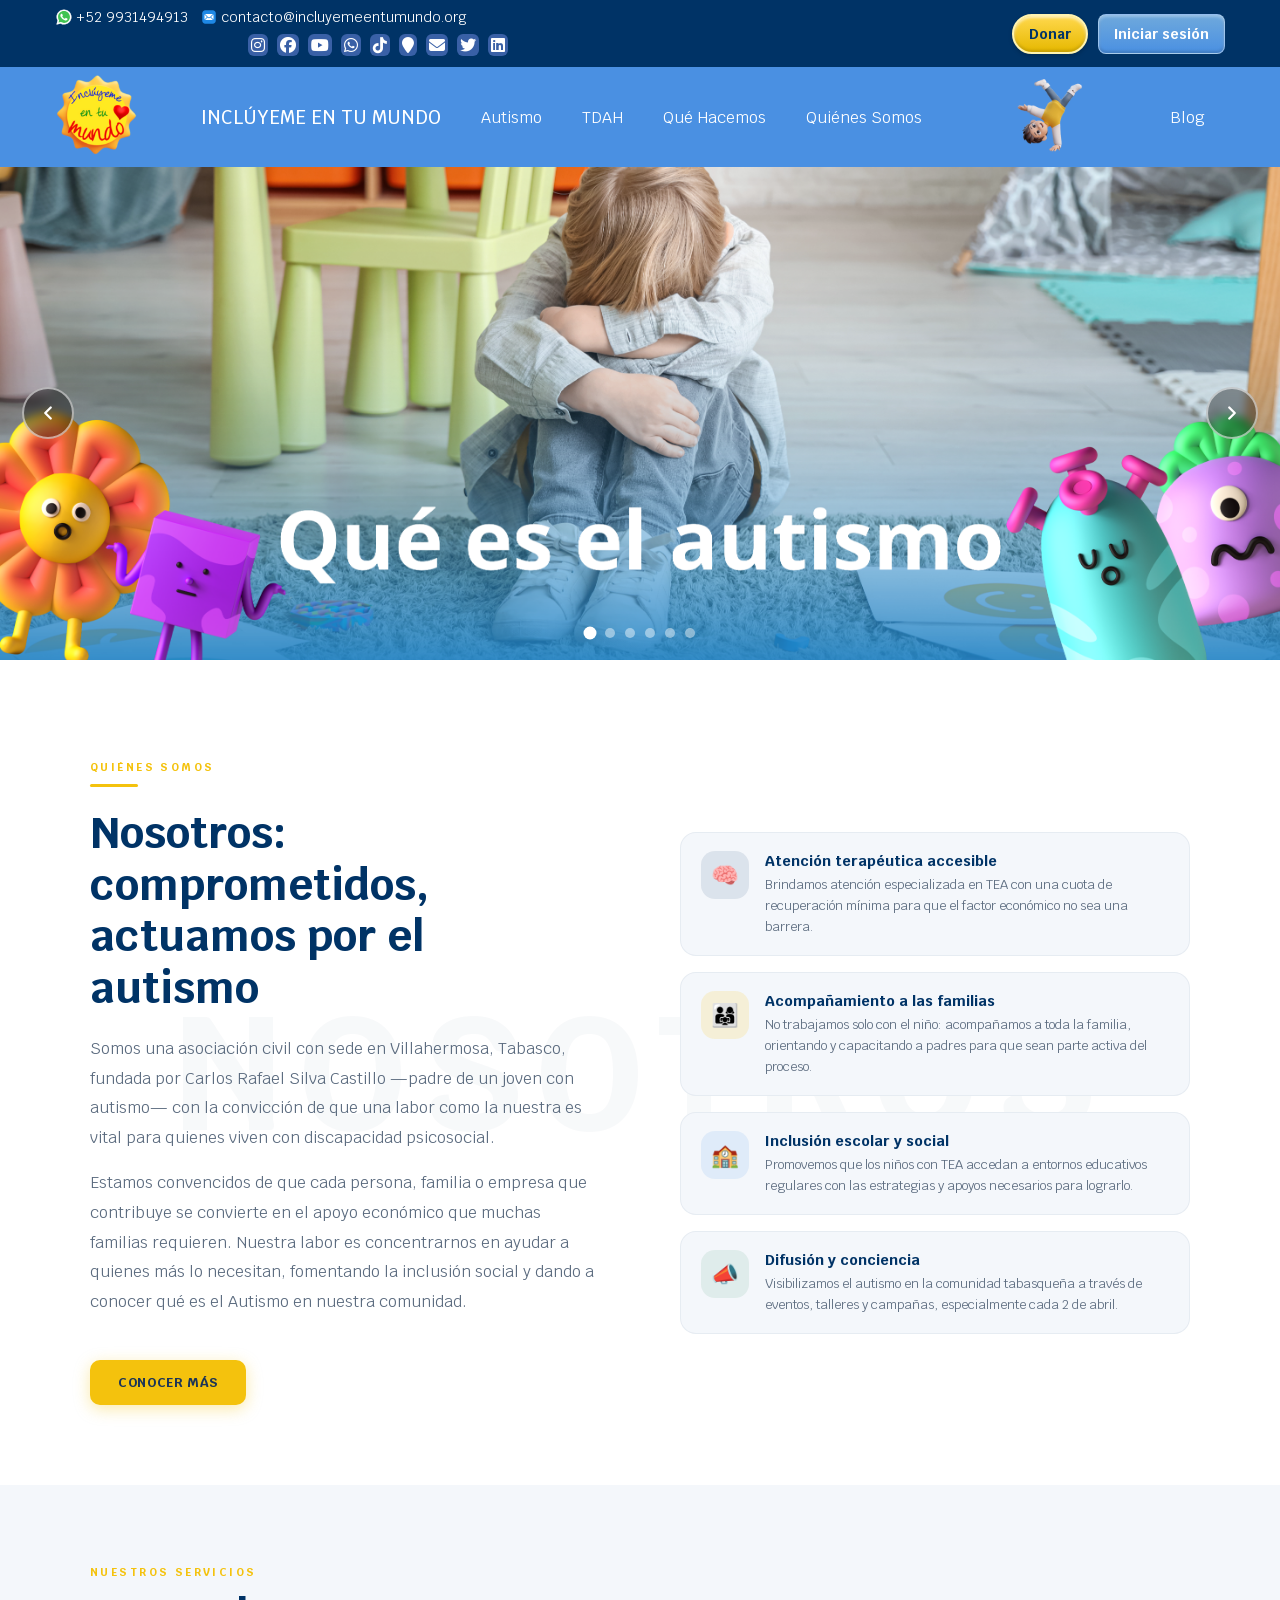
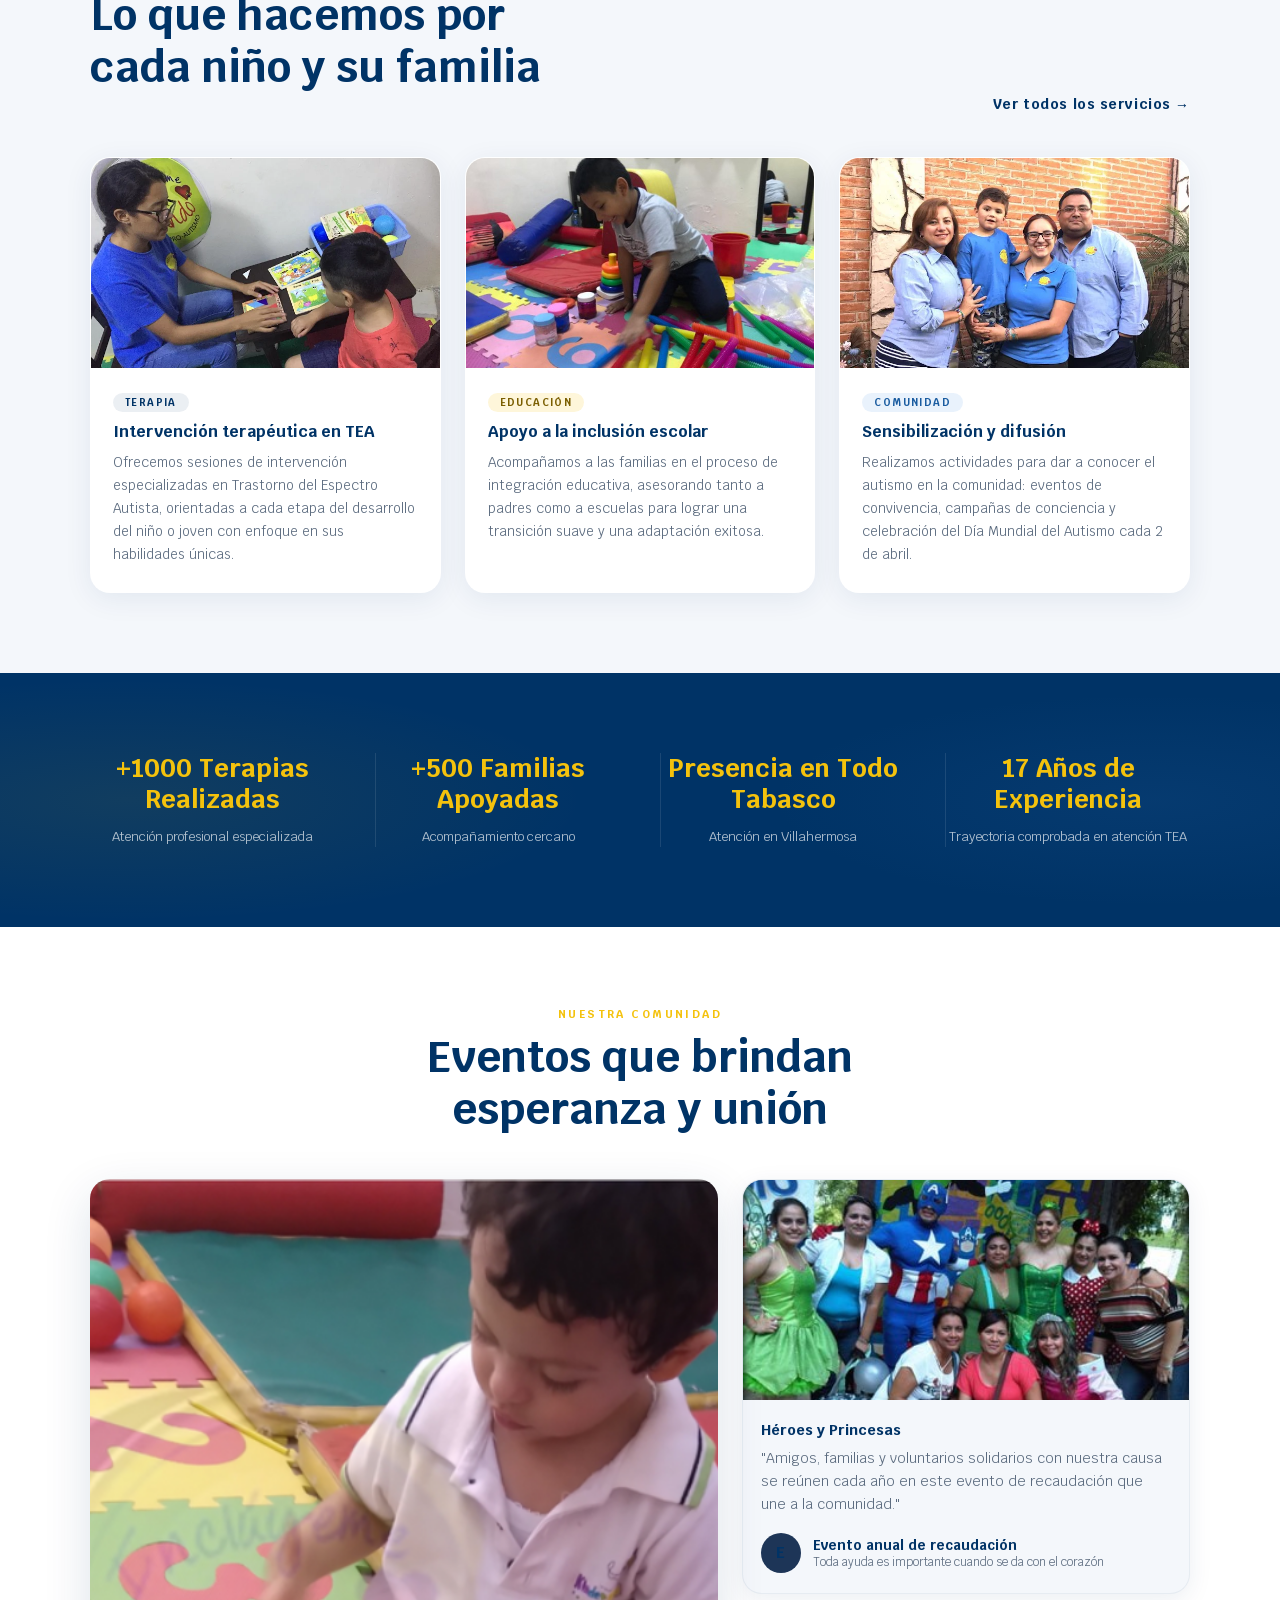
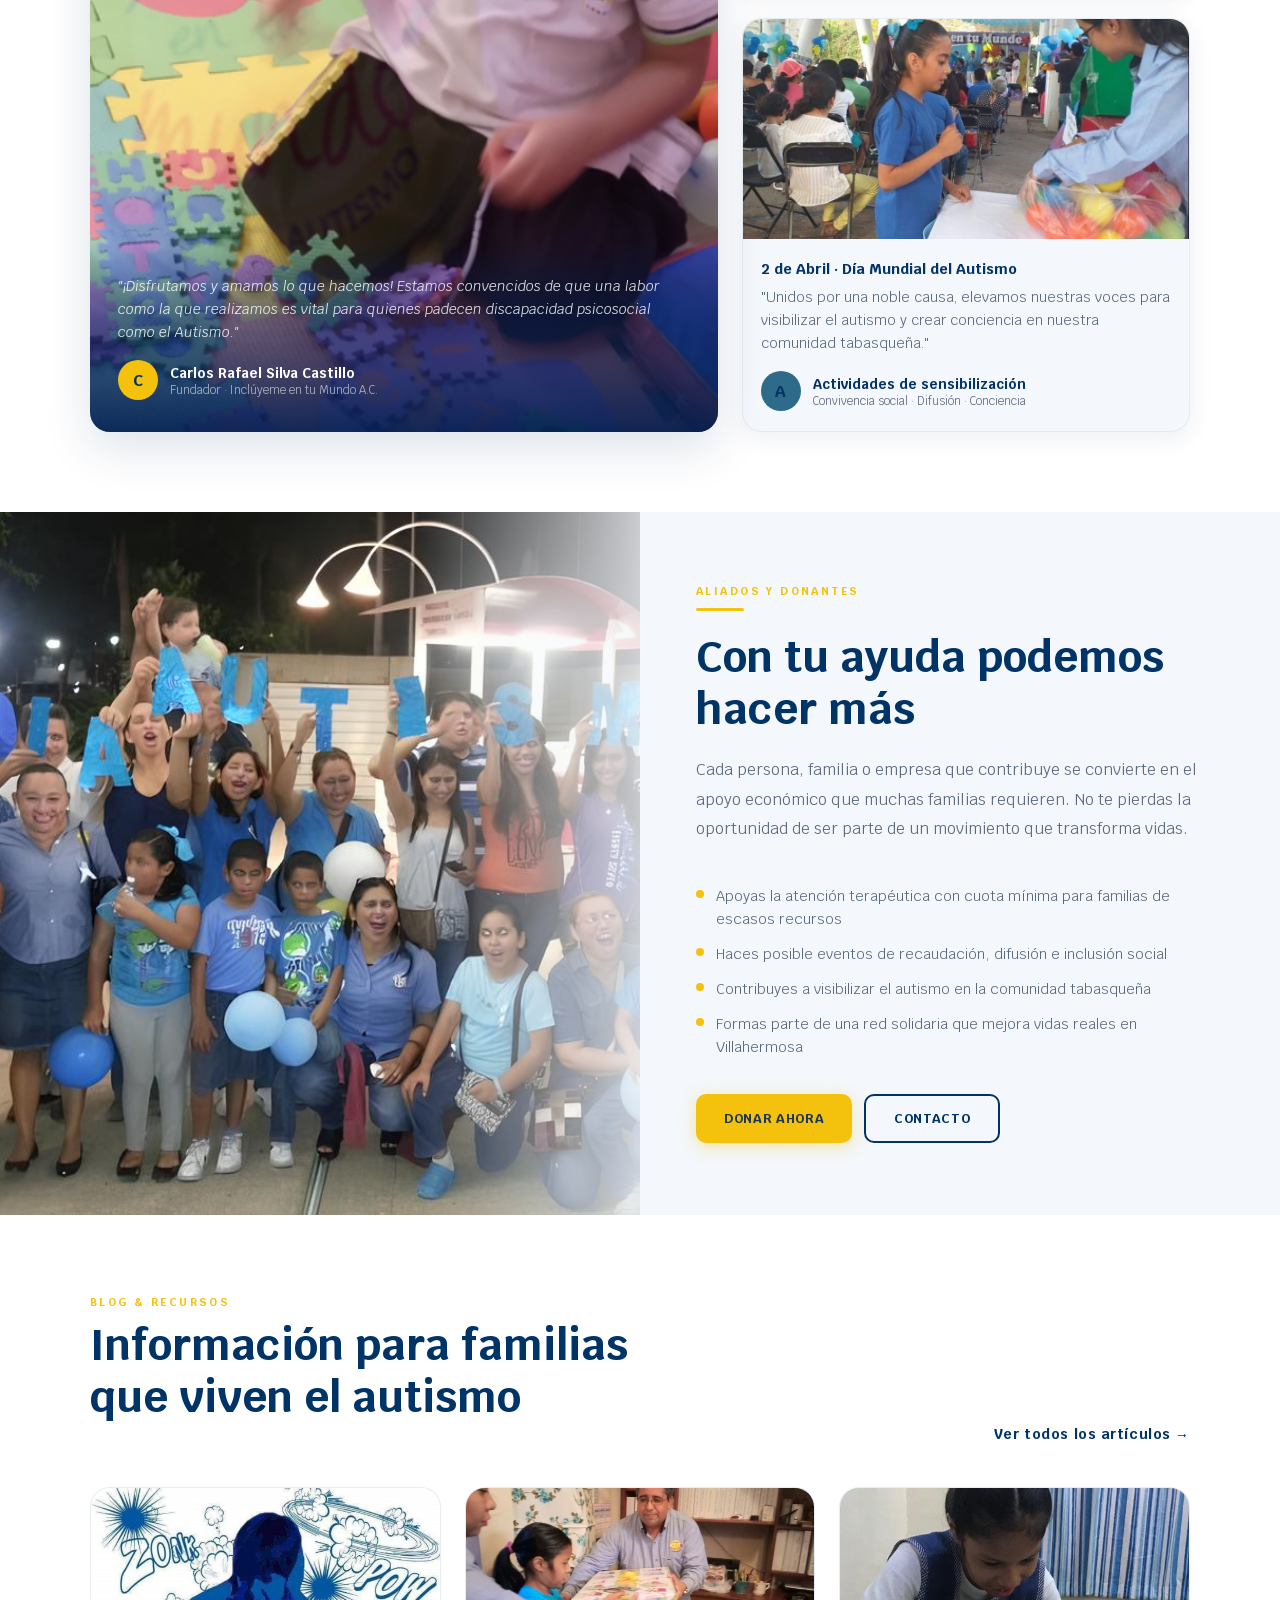
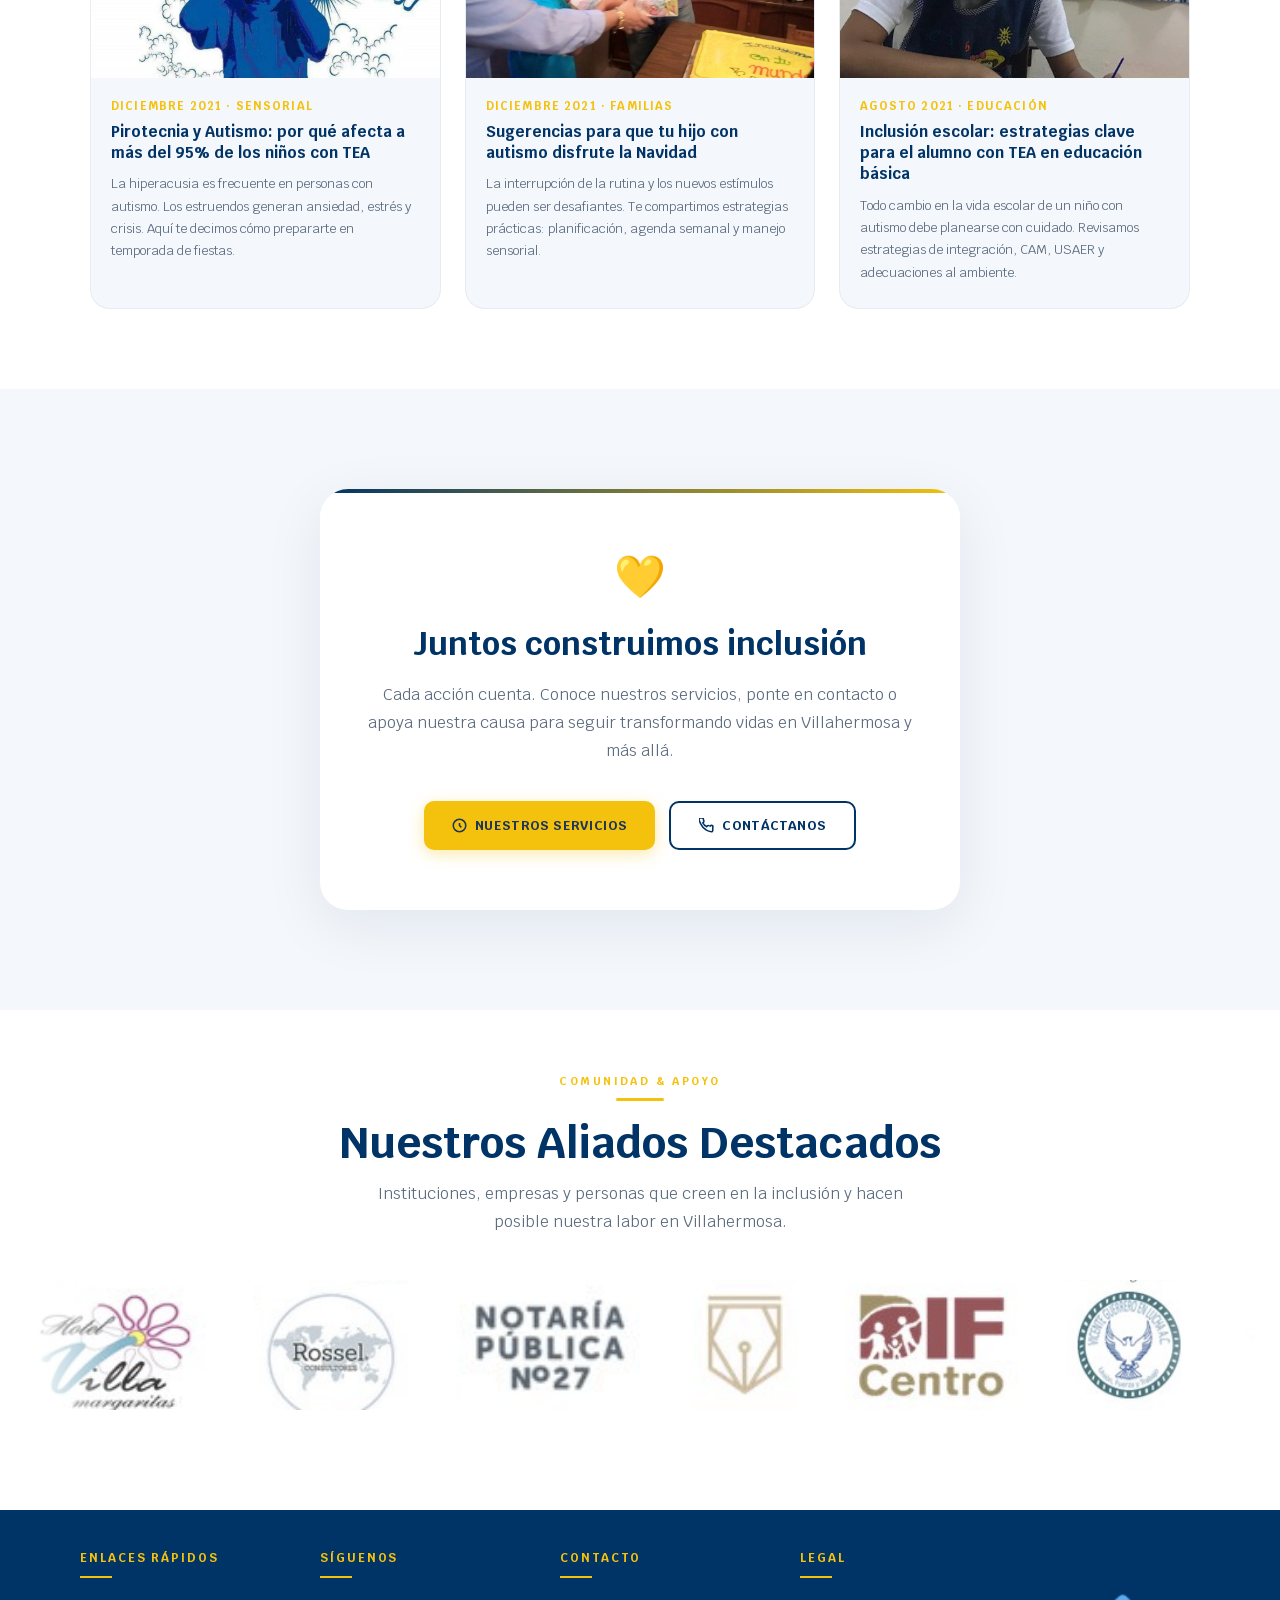
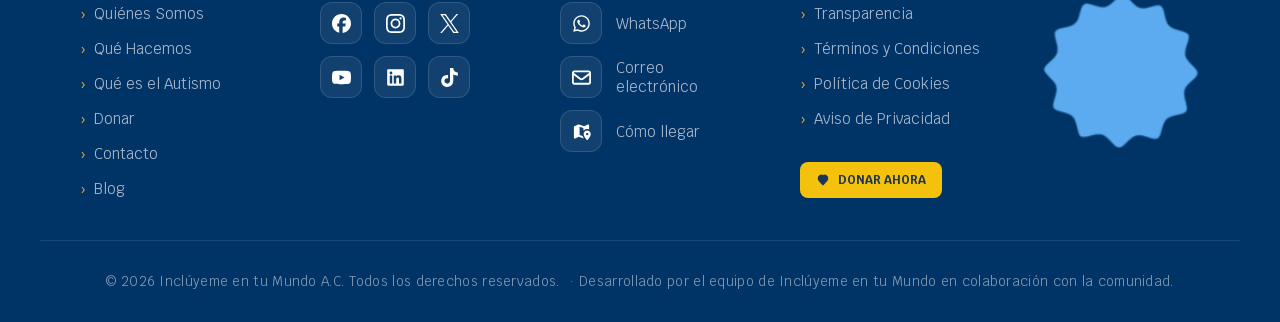
<file: index.html>
<!doctype html>
<html lang="es">
  <head>
    <meta charset="UTF-8" />
    <meta name="viewport" content="width=device-width, initial-scale=1.0" />
    <title>Inclúyeme en tu Mundo</title>
    <link rel="preconnect" href="https://fonts.googleapis.com" />
    <link rel="preconnect" href="https://fonts.gstatic.com" crossorigin />

    <!-- Favicon -->
    <link rel="icon" href="img/favicon.ico" />
    <link
      rel="apple-touch-icon"
      sizes="180x180"
      href="img/apple-touch-icon.png"
    />

    <!-- CSS -->
    <link rel="stylesheet" href="css/global.css" />
    <link rel="stylesheet" href="css/index.css" />

    <!-- Scripts -->
    <script src="js/global.js" defer></script>
    <script src="js/index.js" defer></script>

    <!-- Fonts -->
    <link
      href="https://fonts.googleapis.com/css2?family=Krub:ital,wght@0,400;0,500;0,600;0,700;1,600&display=swap"
      rel="stylesheet"
    />
    <link
      rel="stylesheet"
      href="https://cdnjs.cloudflare.com/ajax/libs/font-awesome/6.5.0/css/all.min.css"
    />
  </head>
  <body>
    <!-- ================= HEADER PRINCIPAL ================= -->
    <header>
      <!-- Wrapper general de navegación (top bar + menú principal) -->
      <div class="navigation-wrapper">
        <!-- ======== BARRA SUPERIOR (CONTACTO Y REDES) ======== -->
        <div class="top-bar">
          <div class="container top-bar-container">
            <!-- Contenedor de contacto y redes sociales -->
            <div class="contact-wrapper">
              <!-- Información de contacto directa -->
              <div class="contact-info">
                <!-- Enlace a WhatsApp -->
                <a
                  href="https://wa.me/5219931494913"
                  class="whatsapp-link"
                  target="_blank"
                  rel="noopener noreferrer"
                >
                  <img src="icons/whatsapp-color.svg" alt="WhatsApp" />
                  <span>+52 9931494913</span>
                </a>

                <!-- Enlace para enviar correo -->
                <a
                  href="mailto:contacto@incluyemeentumundo.org"
                  class="email-link"
                >
                  <img src="icons/mail-color.svg" alt="Correo" />
                  <span>contacto@incluyemeentumundo.org</span>
                </a>
              </div>

              <!-- Iconos de redes sociales -->
              <div class="social-icons">
                <!-- Instagram -->
                <a
                  href="https://www.instagram.com/incluyemeentumundo/"
                  target="_blank"
                  rel="noopener noreferrer"
                  aria-label="Instagram de Inclúyeme en tu Mundo"
                >
                  <i class="fab fa-instagram"></i>
                </a>

                <!-- Facebook -->
                <a
                  href="https://es-la.facebook.com/incluyemeentumundoac/"
                  target="_blank"
                  rel="noopener noreferrer"
                  aria-label="Facebook de Inclúyeme en tu Mundo"
                >
                  <i class="fab fa-facebook"></i>
                </a>

                <!-- YouTube -->
                <a
                  href="https://www.youtube.com/@incluyeme"
                  target="_blank"
                  rel="noopener noreferrer"
                  aria-label="Canal de YouTube de Inclúyeme en tu Mundo"
                >
                  <i class="fab fa-youtube"></i>
                </a>

                <!-- WhatsApp (acceso rápido) -->
                <a
                  href="https://wa.me/5219931494913"
                  target="_blank"
                  rel="noopener noreferrer"
                  aria-label="Enviar mensaje por WhatsApp a Inclúyeme en tu Mundo"
                >
                  <i class="fab fa-whatsapp"></i>
                </a>

                <!-- TikTok -->
                <a
                  href="https://www.tiktok.com/@incluyemeentumundo"
                  target="_blank"
                  rel="noopener noreferrer"
                  aria-label="TikTok de Inclúyeme en tu Mundo"
                >
                  <i class="fab fa-tiktok"></i>
                </a>

                <!-- Ubicación en Google Maps -->
                <a
                  href="https://maps.app.goo.gl/1Pju8fS2awf7P4PY7"
                  target="_blank"
                  rel="noopener noreferrer"
                  aria-label="Ubicación en Google Maps de Inclúyeme en tu Mundo"
                >
                  <i class="fa fa-map-marker"></i>
                </a>

                <!-- Correo directo -->
                <a
                  href="mailto:contacto@incluyemeentumundo.org"
                  aria-label="Enviar correo a Inclúyeme en tu Mundo"
                >
                  <i class="fa fa-envelope"></i>
                </a>

                <!-- Twitter -->
                <a
                  href="https://twitter.com/incluyemetmundo"
                  target="_blank"
                  rel="noopener noreferrer"
                  aria-label="Twitter de Inclúyeme en tu Mundo"
                >
                  <i class="fab fa-twitter"></i>
                </a>

                <!-- LinkedIn -->
                <a
                  href="https://www.linkedin.com/in/incluyemeentumundo/"
                  target="_blank"
                  rel="noopener noreferrer"
                  aria-label="LinkedIn de Inclúyeme en tu Mundo"
                >
                  <i class="fab fa-linkedin"></i>
                </a>
              </div>
            </div>

            <!-- Botones de acción (donación e inicio de sesión) -->
            <div class="auth-buttons">
              <!-- Botón para donaciones -->
              <a href="donar.html" class="donate-button"> Donar </a>

              <!-- Botón de login -->
              <a
                href="https://incluyemeentumundo.org/api/views/login_usuario.php"
                class="login-button"
              >
                Iniciar sesión
              </a>
            </div>
          </div>
        </div>

        <!-- ======== MENÚ PRINCIPAL DE NAVEGACIÓN ======== -->
        <nav id="menu" aria-label="Navegación principal">
          <div class="container">
            <!-- Logo / Marca -->
            <div class="navbar-brand">
              <a href="index.html">
                <img
                  src="img/logo.png"
                  alt="Inclúyeme en tu Mundo"
                  class="navbar-logo"
                />
              </a>
            </div>

            <!-- Botón hamburguesa para móviles -->
            <button
              class="mobile-toggle"
              aria-expanded="false"
              aria-label="Mostrar u ocultar menú"
              onclick="toggleMobileMenu()"
            >
              ☰
            </button>

            <!-- Lista de enlaces de navegación -->
            <ul class="navbar-nav" id="navbarNav">
              <!-- Página principal -->
              <li>
                <a href="index.html" onclick="handleLinkClick()">
                  INCLÚYEME EN TU MUNDO
                </a>
              </li>

              <!-- Sección Autismo -->
              <li>
                <a href="autismo.html" onclick="handleLinkClick()"> Autismo </a>
              </li>

              <!-- Sección TDAH -->
              <li>
                <a href="tdah.html" onclick="handleLinkClick()"> TDAH </a>
              </li>

              <!-- Qué hacemos -->
              <li>
                <a href="que-hacemos.html" onclick="handleLinkClick()">
                  Qué Hacemos
                </a>
              </li>

              <!-- Quiénes somos -->
              <li>
                <a href="quienes-somos.html" onclick="handleLinkClick()">
                  Quiénes Somos
                </a>
              </li>

              <!-- Elemento visual decorativo (personaje) -->
              <li class="personaje-navbar-wrapper">
                <img
                  src="img/personaje-1.png"
                  alt=""
                  class="personaje-navbar"
                />
              </li>

              <!-- Blog -->
              <li>
                <a href="blog.html" onclick="handleLinkClick()"> Blog </a>
              </li>
            </ul>
          </div>
        </nav>
      </div>
    </header>

    <!-- HERO -->
    <section class="hero" id="hero">
      <!-- SLIDES: las 6 imágenes -->
      <div class="carousel-slide active">
        <a href="autismo.html">
          <img
            src="img/carrusel-1.png"
            alt="Información sobre autismo y apoyo a familias"
          />
        </a>
      </div>

      <div class="carousel-slide">
        <a href="tdah.html">
          <img
            src="img/carrusel-2.png"
            alt="Información sobre TDAH y acompañamiento a niños y jóvenes"
          />
        </a>
      </div>
      <div class="carousel-slide">
        <a href="que-hacemos.html">
          <img
            src="img/carrusel-3.png"
            alt="Servicios y programas de Inclúyeme en tu Mundo"
          />
        </a>
      </div>

      <div class="carousel-slide">
        <a href="quienes-somos.html">
          <img
            src="img/carrusel-4.png"
            alt="Historia y misión de Inclúyeme en tu Mundo"
          />
        </a>
      </div>

      <div class="carousel-slide">
        <a href="donar.html">
          <img
            src="img/carrusel-5.png"
            alt="Opciones para donar y apoyar la causa"
          />
        </a>
      </div>

      <div class="carousel-slide">
        <a href="blog.html">
          <img
            src="img/carrusel-6.png"
            alt="Artículos y contenido del blog sobre inclusión y desarrollo"
          />
        </a>
      </div>

      <!-- Fechas -->
      <button class="carousel-btn prev" aria-label="Anterior">
        <svg viewBox="0 0 24 24"><polyline points="15 18 9 12 15 6" /></svg>
      </button>
      <button class="carousel-btn next" aria-label="Siguiente">
        <svg viewBox="0 0 24 24"><polyline points="9 6 15 12 9 18" /></svg>
      </button>

      <!-- Dots -->
      <div class="carousel-dots" aria-label="Indicadores de diapositiva">
        <button class="carousel-dot active" aria-label="Ir al slide 1"></button>
        <button class="carousel-dot" aria-label="Ir al slide 2"></button>
        <button class="carousel-dot" aria-label="Ir al slide 3"></button>
        <button class="carousel-dot" aria-label="Ir al slide 4"></button>
        <button class="carousel-dot" aria-label="Ir al slide 5"></button>
        <button class="carousel-dot" aria-label="Ir al slide 6"></button>
      </div>
    </section>

    <!-- =============================================
     MISSION
============================================= -->
    <section class="mission" id="nosotros">
      <div class="mission__inner">
        <div class="mission__text-col">
          <span class="section-label">Quiénes Somos</span>
          <div class="gold-bar"></div>
          <h2 class="section-title">
            Nosotros: comprometidos,<br />actuamos por el autismo
          </h2>
          <p class="section-body">
            Somos una asociación civil con sede en Villahermosa, Tabasco,
            fundada por Carlos Rafael Silva Castillo —padre de un joven con
            autismo— con la convicción de que una labor como la nuestra es vital
            para quienes viven con discapacidad psicosocial.
          </p>
          <p class="section-body">
            Estamos convencidos de que cada persona, familia o empresa que
            contribuye se convierte en el apoyo económico que muchas familias
            requieren. Nuestra labor es concentrarnos en ayudar a quienes más lo
            necesitan, fomentando la inclusión social y dando a conocer qué es
            el Autismo en nuestra comunidad.
          </p>
          <a
            href="quienes-somos.html"
            class="btn btn-primary"
            style="margin-top: 28px"
            >Conocer más</a
          >
        </div>

        <div class="mission-cards">
          <div class="mcard">
            <div class="mcard-icon mi-blue">🧠</div>
            <div>
              <div class="mcard-title">Atención terapéutica accesible</div>
              <div class="mcard-text">
                Brindamos atención especializada en TEA con una cuota de
                recuperación mínima para que el factor económico no sea una
                barrera.
              </div>
            </div>
          </div>
          <div class="mcard">
            <div class="mcard-icon mi-gold">👨‍👩‍👧</div>
            <div>
              <div class="mcard-title">Acompañamiento a las familias</div>
              <div class="mcard-text">
                No trabajamos solo con el niño: acompañamos a toda la familia,
                orientando y capacitando a padres para que sean parte activa del
                proceso.
              </div>
            </div>
          </div>
          <div class="mcard">
            <div class="mcard-icon mi-teal">🏫</div>
            <div>
              <div class="mcard-title">Inclusión escolar y social</div>
              <div class="mcard-text">
                Promovemos que los niños con TEA accedan a entornos educativos
                regulares con las estrategias y apoyos necesarios para lograrlo.
              </div>
            </div>
          </div>
          <div class="mcard">
            <div class="mcard-icon mi-green">📣</div>
            <div>
              <div class="mcard-title">Difusión y conciencia</div>
              <div class="mcard-text">
                Visibilizamos el autismo en la comunidad tabasqueña a través de
                eventos, talleres y campañas, especialmente cada 2 de abril.
              </div>
            </div>
          </div>
        </div>
      </div>
    </section>

    <!-- =============================================
     PROGRAMS
============================================= -->
    <section class="programs" id="servicios">
      <div class="programs-header">
        <div>
          <span class="section-label">Nuestros Servicios</span>
          <h2 class="section-title">
            Lo que hacemos por<br />cada niño y su familia
          </h2>
        </div>
        <a href="servicios.html">Ver todos los servicios →</a>
      </div>
      <div class="programs-grid">
        <div class="pcard">
          <div class="pcard-img">
            <img
              src="img/servicios-2.jpg"
              alt="Sesión de intervención terapéutica individual con niño con TEA"
            />
          </div>
          <div class="pcard-body">
            <span class="pcard-tag pt-blue">Terapia</span>
            <div class="pcard-title">Intervención terapéutica en TEA</div>
            <p class="pcard-text">
              Ofrecemos sesiones de intervención especializadas en Trastorno del
              Espectro Autista, orientadas a cada etapa del desarrollo del niño
              o joven con enfoque en sus habilidades únicas.
            </p>
          </div>
        </div>
        <div class="pcard">
          <div class="pcard-img">
            <img
              src="img/gallery-8.jpg"
              alt="Actividad de motricidad fina con niño y terapeuta"
            />
          </div>
          <div class="pcard-body">
            <span class="pcard-tag pt-gold">Educación</span>
            <div class="pcard-title">Apoyo a la inclusión escolar</div>
            <p class="pcard-text">
              Acompañamos a las familias en el proceso de integración educativa,
              asesorando tanto a padres como a escuelas para lograr una
              transición suave y una adaptación exitosa.
            </p>
          </div>
        </div>
        <div class="pcard">
          <div class="pcard-img">
            <img
              src="img/gallery-9.jpg"
              alt="Taller grupal con familias y niños con TEA"
            />
          </div>
          <div class="pcard-body">
            <span class="pcard-tag pt-teal">Comunidad</span>
            <div class="pcard-title">Sensibilización y difusión</div>
            <p class="pcard-text">
              Realizamos actividades para dar a conocer el autismo en la
              comunidad: eventos de convivencia, campañas de conciencia y
              celebración del Día Mundial del Autismo cada 2 de abril.
            </p>
          </div>
        </div>
      </div>
    </section>

    <!-- =============================================
     IMPACT STRIP
============================================= -->
    <div class="impact-strip">
      <div class="impact-strip__grid">
        <div class="impact-item">
          <div class="impact-num">+1000 Terapias Realizadas</div>
          <div class="impact-label">Atención profesional especializada</div>
        </div>
        <div class="impact-item">
          <div class="impact-num">+500 Familias Apoyadas</div>
          <div class="impact-label">Acompañamiento cercano</div>
        </div>
        <div class="impact-item">
          <div class="impact-num">Presencia en Todo Tabasco</div>
          <div class="impact-label">Atención en Villahermosa</div>
        </div>
        <div class="impact-item">
          <div class="impact-num">17 Años de Experiencia</div>
          <div class="impact-label">Trayectoria comprobada en atención TEA</div>
        </div>
      </div>
    </div>

    <!-- =============================================
     STORIES
============================================= -->
    <section class="stories" id="comunidad">
      <div class="stories-header">
        <span class="section-label">Nuestra Comunidad</span>
        <h2 class="section-title">
          Eventos que brindan<br />esperanza y unión
        </h2>
      </div>
      <div class="stories-grid">
        <div class="story-card story-main">
          <img
            src="img/niño-jugando.png"
            alt="Celebración del Día Mundial del Autismo en Villahermosa"
          />
          <div class="story-overlay">
            <p class="story-quote">
              "¡Disfrutamos y amamos lo que hacemos! Estamos convencidos de que
              una labor como la que realizamos es vital para quienes padecen
              discapacidad psicosocial como el Autismo."
            </p>
            <div class="story-author">
              <div class="avatar">C</div>
              <div>
                <div class="author-name">Carlos Rafael Silva Castillo</div>
                <div class="author-role">
                  Fundador · Inclúyeme en tu Mundo A.C.
                </div>
              </div>
            </div>
          </div>
        </div>
        <div class="story-small">
          <div class="story-small-img">
            <img
              src="img/heroes-princesas.jpg"
              alt="Foto grupal del equipo y aliados de Inclúyeme en tu Mundo"
            />
          </div>
          <div class="story-small-body">
            <div class="story-small-title">Héroes y Princesas</div>
            <p
              class="story-quote"
              style="color: var(--muted); font-style: normal"
            >
              "Amigos, familias y voluntarios solidarios con nuestra causa se
              reúnen cada año en este evento de recaudación que une a la
              comunidad."
            </p>
            <div class="story-author" style="margin-top: 12px">
              <div class="avatar" style="background: var(--blue-mid)">E</div>
              <div>
                <div class="author-name" style="color: var(--blue-dark)">
                  Evento anual de recaudación
                </div>
                <div class="author-role" style="color: var(--muted)">
                  Toda ayuda es importante cuando se da con el corazón
                </div>
              </div>
            </div>
          </div>
        </div>
        <div class="story-small">
          <div class="story-small-img">
            <img
              src="img/convivencia.jpg"
              alt="Gran evento comunitario Inclúyeme en tu Mundo en Villahermosa"
            />
          </div>
          <div class="story-small-body">
            <div class="story-small-title">
              2 de Abril · Día Mundial del Autismo
            </div>
            <p
              class="story-quote"
              style="color: var(--muted); font-style: normal"
            >
              "Unidos por una noble causa, elevamos nuestras voces para
              visibilizar el autismo y crear conciencia en nuestra comunidad
              tabasqueña."
            </p>
            <div class="story-author" style="margin-top: 12px">
              <div class="avatar" style="background: #2e6b8a">A</div>
              <div>
                <div class="author-name" style="color: var(--blue-dark)">
                  Actividades de sensibilización
                </div>
                <div class="author-role" style="color: var(--muted)">
                  Convivencia social · Difusión · Conciencia
                </div>
              </div>
            </div>
          </div>
        </div>
      </div>
    </section>

    <!-- =============================================
     VOLUNTEER / ALIADOS
============================================= -->
    <div class="volunteer">
      <div class="volunteer-img">
        <img
          src="img/gallery-3.jpg"
          alt="Gran evento de recaudación Inclúyeme en tu Mundo"
        />
      </div>
      <div class="volunteer-content">
        <span class="section-label">Aliados y Donantes</span>
        <div class="gold-bar"></div>
        <h2 class="section-title">Con tu ayuda podemos hacer más</h2>
        <p class="section-body">
          Cada persona, familia o empresa que contribuye se convierte en el
          apoyo económico que muchas familias requieren. No te pierdas la
          oportunidad de ser parte de un movimiento que transforma vidas.
        </p>
        <ul class="vol-list">
          <li class="vol-item">
            Apoyas la atención terapéutica con cuota mínima para familias de
            escasos recursos
          </li>
          <li class="vol-item">
            Haces posible eventos de recaudación, difusión e inclusión social
          </li>
          <li class="vol-item">
            Contribuyes a visibilizar el autismo en la comunidad tabasqueña
          </li>
          <li class="vol-item">
            Formas parte de una red solidaria que mejora vidas reales en
            Villahermosa
          </li>
        </ul>
        <div style="display: flex; gap: 12px; flex-wrap: wrap">
          <a href="donar.html" class="btn btn-donar">Donar ahora</a>
          <a href="contacto.html" class="btn btn-blue-outline">Contacto</a>
        </div>
      </div>
    </div>

    <!-- =============================================
     BLOG
============================================= -->
    <section class="blog" id="blog">
      <div class="blog-header">
        <div>
          <span class="section-label">Blog & Recursos</span>
          <h2 class="section-title">
            Información para familias<br />que viven el autismo
          </h2>
        </div>
        <a href="blog.html">Ver todos los artículos →</a>
      </div>
      <div class="blog-grid">
        <div class="bcard">
          <div class="bcard-img">
            <img
              src="img/blog-1.jpg"
              alt="Niño con TEA jugando en sala de terapia sensorial"
            />
          </div>
          <div class="bcard-body">
            <div class="bcard-meta">Diciembre 2021 · Sensorial</div>
            <div class="bcard-title">
              Pirotecnia y Autismo: por qué afecta a más del 95% de los niños
              con TEA
            </div>
            <p class="bcard-text">
              La hiperacusia es frecuente en personas con autismo. Los
              estruendos generan ansiedad, estrés y crisis. Aquí te decimos cómo
              prepararte en temporada de fiestas.
            </p>
          </div>
        </div>
        <div class="bcard">
          <div class="bcard-img">
            <img
              src="img/blog-2.jpg"
              alt="Evento masivo de Inclúyeme en tu Mundo en Villahermosa"
            />
          </div>
          <div class="bcard-body">
            <div class="bcard-meta">Diciembre 2021 · Familias</div>
            <div class="bcard-title">
              Sugerencias para que tu hijo con autismo disfrute la Navidad
            </div>
            <p class="bcard-text">
              La interrupción de la rutina y los nuevos estímulos pueden ser
              desafiantes. Te compartimos estrategias prácticas: planificación,
              agenda semanal y manejo sensorial.
            </p>
          </div>
        </div>
        <div class="bcard">
          <div class="bcard-img">
            <img
              src="img/blog-3.jpg"
              alt="Taller y actividades grupales con familias con TEA"
            />
          </div>
          <div class="bcard-body">
            <div class="bcard-meta">Agosto 2021 · Educación</div>
            <div class="bcard-title">
              Inclusión escolar: estrategias clave para el alumno con TEA en
              educación básica
            </div>
            <p class="bcard-text">
              Todo cambio en la vida escolar de un niño con autismo debe
              planearse con cuidado. Revisamos estrategias de integración, CAM,
              USAER y adecuaciones al ambiente.
            </p>
          </div>
        </div>
      </div>
    </section>

    <!-- =============================================
     CTA FINAL
============================================= -->
    <section class="cta-section">
      <div class="cta-box">
        <span class="cta-icon">💛</span>
        <h2>Juntos construimos inclusión</h2>
        <p>
          Cada acción cuenta. Conoce nuestros servicios, ponte en contacto o
          apoya nuestra causa para seguir transformando vidas en Villahermosa y
          más allá.
        </p>
        <div class="cta-btns">
          <a href="servicios.html" class="btn btn-primary">
            <svg
              width="15"
              height="15"
              viewBox="0 0 24 24"
              fill="none"
              stroke="currentColor"
              stroke-width="2.5"
            >
              <circle cx="12" cy="12" r="10" />
              <path d="M12 8v4l3 3" />
            </svg>
            Nuestros servicios
          </a>
          <a href="contacto.html" class="btn btn-blue-outline">
            <svg
              width="15"
              height="15"
              viewBox="0 0 24 24"
              fill="none"
              stroke="currentColor"
              stroke-width="2.5"
            >
              <path
                d="M22 16.92v3a2 2 0 01-2.18 2 19.79 19.79 0 01-8.63-3.07A19.5 19.5 0 013.07 9.81 19.79 19.79 0 010 1.18 2 2 0 012 0h3a2 2 0 012 1.72c.127.96.361 1.903.7 2.81a2 2 0 01-.45 2.11L6.09 7.91a16 16 0 006 6l1.27-1.27a2 2 0 012.11-.45c.907.339 1.85.573 2.81.7A2 2 0 0122 14.92v2z"
              />
            </svg>
            Contáctanos
          </a>
        </div>
      </div>
    </section>

    <!-- SPONSOR CAROUSEL -->
    <section class="sponsors-section">
      <div class="sponsors-header">
        <span class="sponsors-eyebrow">Comunidad & Apoyo</span>
        <div class="sponsors-gold-bar"></div>
        <h2 class="sponsors-title">Nuestros Aliados Destacados</h2>
        <p class="sponsors-subtitle">
          Instituciones, empresas y personas que creen en la inclusión y hacen
          posible nuestra labor en Villahermosa.
        </p>
      </div>

      <div class="sponsors-track-wrap">
        <div class="sponsors-track">
          <img src="img/logos/donantes_00.png" alt="Aliado" />
          <img src="img/logos/donantes_01.png" alt="Aliado" />
          <img src="img/logos/donantes_02.png" alt="Aliado" />
          <img src="img/logos/donantes_03.png" alt="Aliado" />
          <img src="img/logos/donantes_04.png" alt="Aliado" />
          <img src="img/logos/donantes_05.png" alt="Aliado" />
          <img src="img/logos/donantes_06.png" alt="Aliado" />
          <img src="img/logos/donantes_07.png" alt="Aliado" />
          <img src="img/logos/donantes_08.png" alt="Aliado" />
          <img src="img/logos/donantes_09.png" alt="Aliado" />
          <img src="img/logos/donantes_10.png" alt="Aliado" />
          <img src="img/logos/donantes_11.png" alt="Aliado" />
          <img src="img/logos/donantes_12.png" alt="Aliado" />
          <img src="img/logos/donantes_13.png" alt="Aliado" />
          <img src="img/logos/donantes_14.png" alt="Aliado" />
          <img src="img/logos/donantes_15.png" alt="Aliado" />
          <img src="img/logos/donantes_16.png" alt="Aliado" />
          <img src="img/logos/donantes_17.png" alt="Aliado" />
          <img src="img/logos/donantes_18.png" alt="Aliado" />
          <img src="img/logos/donantes_19.png" alt="Aliado" />
          <img src="img/logos/donantes_20.png" alt="Aliado" />
          <img src="img/logos/donantes_21.png" alt="Aliado" />
          <img src="img/logos/donantes_22.png" alt="Aliado" />
          <img src="img/logos/donantes_23.png" alt="Aliado" />
          <img src="img/logos/donantes_24.png" alt="Aliado" />

          <!-- Duplicado para loop infinito -->
          <img src="img/logos/donantes_00.png" alt="Aliado" />
          <img src="img/logos/donantes_01.png" alt="Aliado" />
          <img src="img/logos/donantes_02.png" alt="Aliado" />
          <img src="img/logos/donantes_03.png" alt="Aliado" />
          <img src="img/logos/donantes_04.png" alt="Aliado" />
          <img src="img/logos/donantes_05.png" alt="Aliado" />
          <img src="img/logos/donantes_06.png" alt="Aliado" />
          <img src="img/logos/donantes_07.png" alt="Aliado" />
          <img src="img/logos/donantes_08.png" alt="Aliado" />
          <img src="img/logos/donantes_09.png" alt="Aliado" />
          <img src="img/logos/donantes_10.png" alt="Aliado" />
          <img src="img/logos/donantes_11.png" alt="Aliado" />
          <img src="img/logos/donantes_12.png" alt="Aliado" />
          <img src="img/logos/donantes_13.png" alt="Aliado" />
          <img src="img/logos/donantes_14.png" alt="Aliado" />
          <img src="img/logos/donantes_15.png" alt="Aliado" />
          <img src="img/logos/donantes_16.png" alt="Aliado" />
          <img src="img/logos/donantes_17.png" alt="Aliado" />
          <img src="img/logos/donantes_18.png" alt="Aliado" />
          <img src="img/logos/donantes_19.png" alt="Aliado" />
          <img src="img/logos/donantes_20.png" alt="Aliado" />
          <img src="img/logos/donantes_21.png" alt="Aliado" />
          <img src="img/logos/donantes_22.png" alt="Aliado" />
          <img src="img/logos/donantes_23.png" alt="Aliado" />
          <img src="img/logos/donantes_24.png" alt="Aliado" />
        </div>
      </div>
    </section>

    <!-- ================= FOOTER GLOBAL ================= -->
    <footer role="contentinfo">
      <!-- Wrapper principal del footer -->
      <div class="footer-container">
        <!-- ======== COLUMNA: ENLACES DE NAVEGACIÓN ======== -->
        <nav class="footer-links" aria-label="Enlaces rápidos del sitio">
          <h3>Enlaces Rápidos</h3>
          <ul>
            <li><a href="quienes-somos.html">Quiénes Somos</a></li>
            <li><a href="que-hacemos.html">Qué Hacemos</a></li>
            <li><a href="que-es-autismo.html">Qué es el Autismo</a></li>
            <li><a href="donar.html">Donar</a></li>
            <li><a href="contacto.html">Contacto</a></li>
            <li><a href="blog.html">Blog</a></li>
          </ul>
        </nav>

        <!-- ======== COLUMNA: REDES SOCIALES ======== -->
        <section class="footer-social" aria-label="Redes sociales">
          <h3>Síguenos</h3>

          <!-- Iconos de redes -->
          <div class="social-icons">
            <!-- Facebook -->
            <a
              href="https://www.facebook.com/incluyemeentumundoac/"
              target="_blank"
              rel="noopener noreferrer external"
              aria-label="Visitar Facebook"
            >
              <img src="icons/facebook.svg" alt="" />
            </a>

            <!-- Instagram -->
            <a
              href="https://www.instagram.com/incluyemeentumundo/"
              target="_blank"
              rel="noopener noreferrer external"
              aria-label="Visitar Instagram"
            >
              <img src="icons/instagram.svg" alt="" />
            </a>

            <!-- X (Twitter) -->
            <a
              href="https://x.com/incluyemetmundo"
              target="_blank"
              rel="noopener noreferrer external"
              aria-label="Visitar perfil en X"
            >
              <img src="icons/x.svg" alt="" />
            </a>

            <!-- YouTube -->
            <a
              href="https://www.youtube.com/@incluyeme/videos"
              target="_blank"
              rel="noopener noreferrer external"
              aria-label="Ver canal de YouTube"
            >
              <img src="icons/youtube.svg" alt="" />
            </a>

            <!-- LinkedIn -->
            <a
              href="https://www.linkedin.com/in/incluyemeentumundo/"
              target="_blank"
              rel="noopener noreferrer external"
              aria-label="Visitar LinkedIn"
            >
              <img src="icons/linkedin.svg" alt="" />
            </a>

            <!-- TikTok -->
            <a
              href="https://www.tiktok.com/@incluyemeentumundo"
              target="_blank"
              rel="noopener noreferrer external"
              aria-label="Ver contenido en TikTok"
            >
              <img src="icons/tiktok.svg" alt="" />
            </a>
          </div>
        </section>

        <!-- ======== COLUMNA: CONTACTO DIRECTO ======== -->
        <section class="footer-contact" aria-label="Contacto directo">
          <h3>Contacto</h3>

          <div class="contact-icons">
            <!-- WhatsApp -->
            <a
              href="https://wa.me/529931494913"
              target="_blank"
              rel="noopener noreferrer external"
              class="contact-item"
              aria-label="Enviar mensaje por WhatsApp"
            >
              <span class="icon-wrap">
                <img src="icons/whatsapp.svg" alt="" />
              </span>
              WhatsApp
            </a>

            <!-- Correo -->
            <a
              href="mailto:contacto@incluyemeentumundo.org"
              class="contact-item"
              aria-label="Enviar correo electrónico"
            >
              <span class="icon-wrap">
                <img src="icons/email.svg" alt="" />
              </span>
              Correo electrónico
            </a>

            <!-- Ubicación / ruta -->
            <a
              href="https://www.google.com/maps/dir/?api=1&destination=17.9842652,-92.9225942"
              target="_blank"
              rel="noopener noreferrer external"
              class="contact-item"
              aria-label="Abrir ruta en Google Maps"
            >
              <span class="icon-wrap">
                <img src="icons/googlemaps.svg" alt="" />
              </span>
              Cómo llegar
            </a>
          </div>
        </section>

        <!-- ======== COLUMNA: INFORMACIÓN LEGAL ======== -->
        <section class="footer-legal-col" aria-label="Información legal">
          <h3>Legal</h3>

          <ul>
            <li><a href="#" class="no-click">Transparencia</a></li>
            <li><a href="#" class="no-click">Términos y Condiciones</a></li>
            <li><a href="#" class="no-click">Política de Cookies</a></li>
            <li><a href="#" class="no-click">Aviso de Privacidad</a></li>
          </ul>

          <!-- CTA: Donación -->
          <a
            href="donar.html"
            class="footer-donate-btn"
            aria-label="Donar ahora"
          >
            <svg
              xmlns="http://www.w3.org/2000/svg"
              viewBox="0 0 24 24"
              fill="currentColor"
              aria-hidden="true"
            >
              <path
                d="M12 21.593c-.425-.396-8.993-7.677-8.993-12.03A6.007 6.007 0 0 1 12 3.564a6.007 6.007 0 0 1 8.993 6C20.993 13.916 12.425 21.197 12 21.593z"
              />
            </svg>
            Donar ahora
          </a>
        </section>

        <!-- ======== LOGO INSTITUCIONAL ======== -->
        <div class="footer-logo">
          <a href="index.html">
            <img src="img/logo.png" alt="Logo de Inclúyeme en tu Mundo" />
          </a>
        </div>
      </div>

      <!-- ======== BARRA INFERIOR (COPYRIGHT) ======== -->
      <div class="footer-bottom">
        <p>
          &copy; 2026 Inclúyeme en tu Mundo A.C. Todos los derechos reservados.
        </p>
        <p>
          Desarrollado por el equipo de Inclúyeme en tu Mundo en colaboración
          con la comunidad.
        </p>
      </div>
    </footer>
  </body>
</html>
</file>
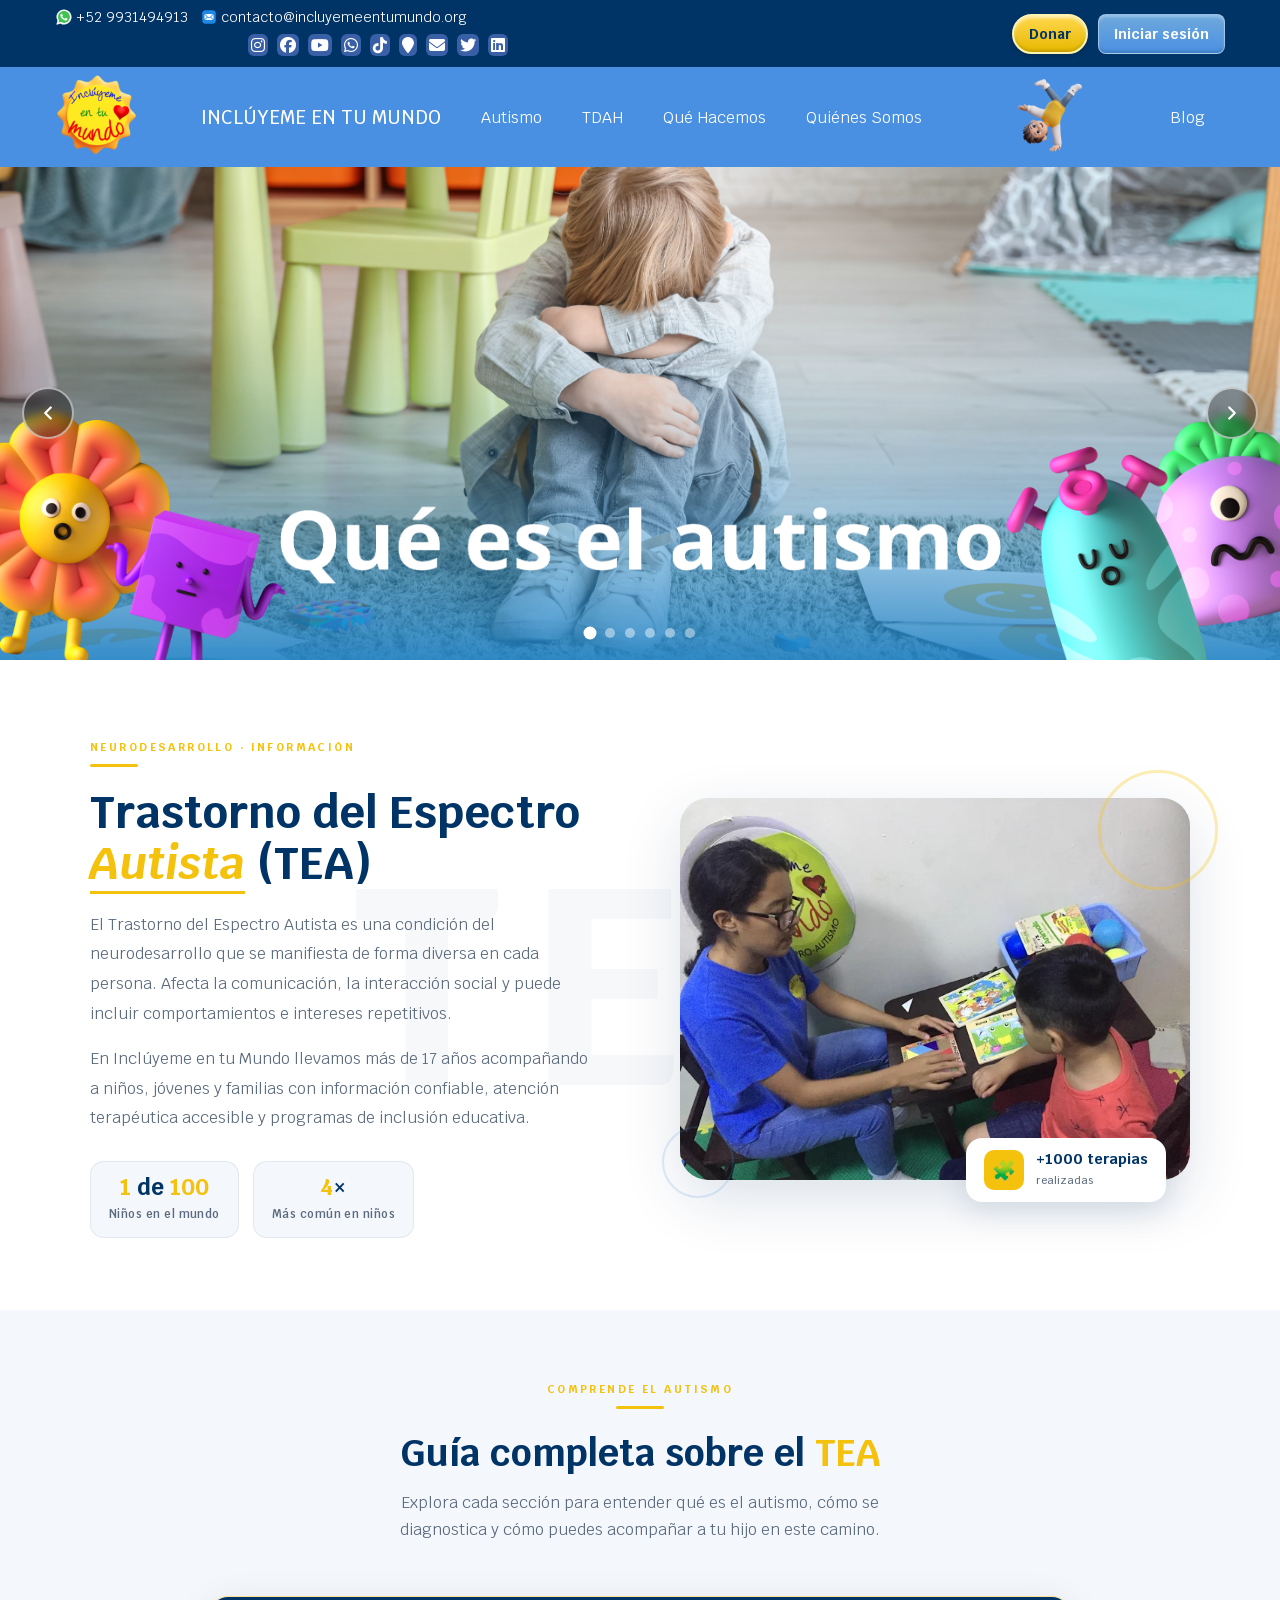
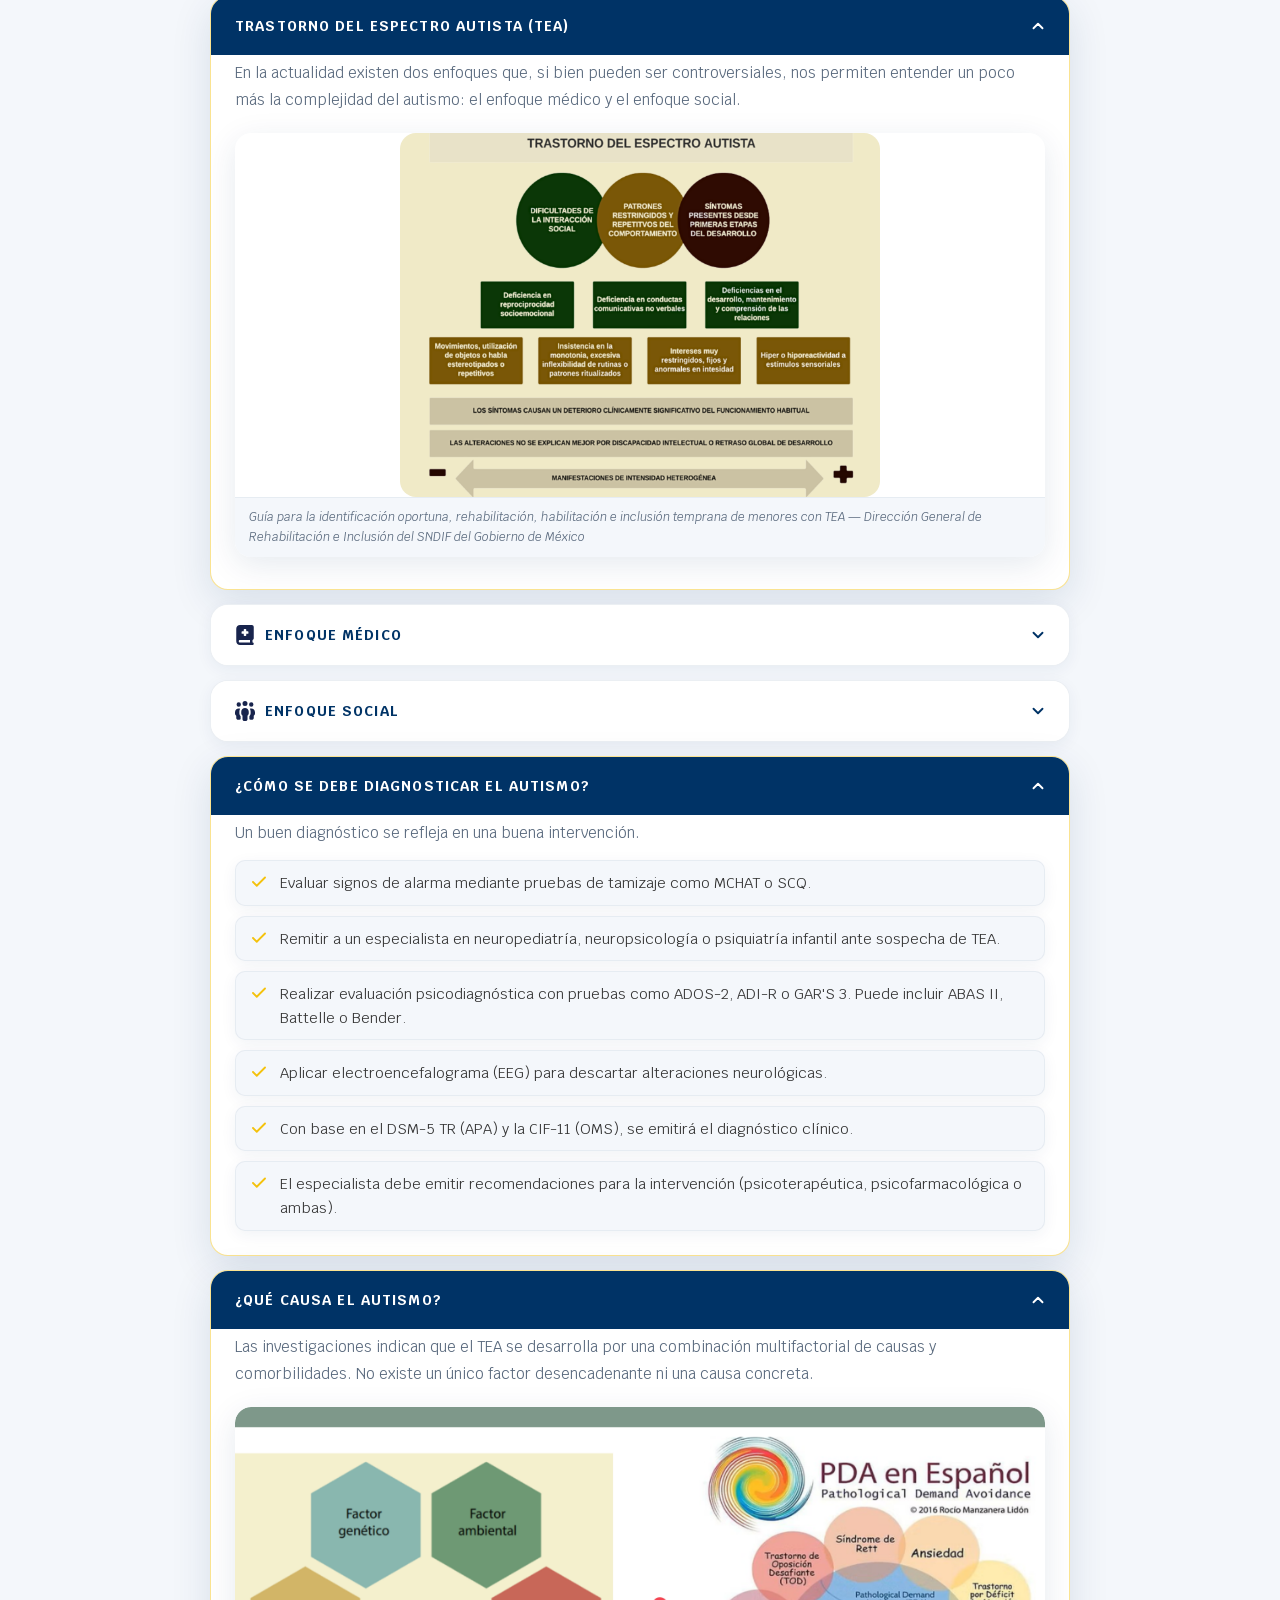
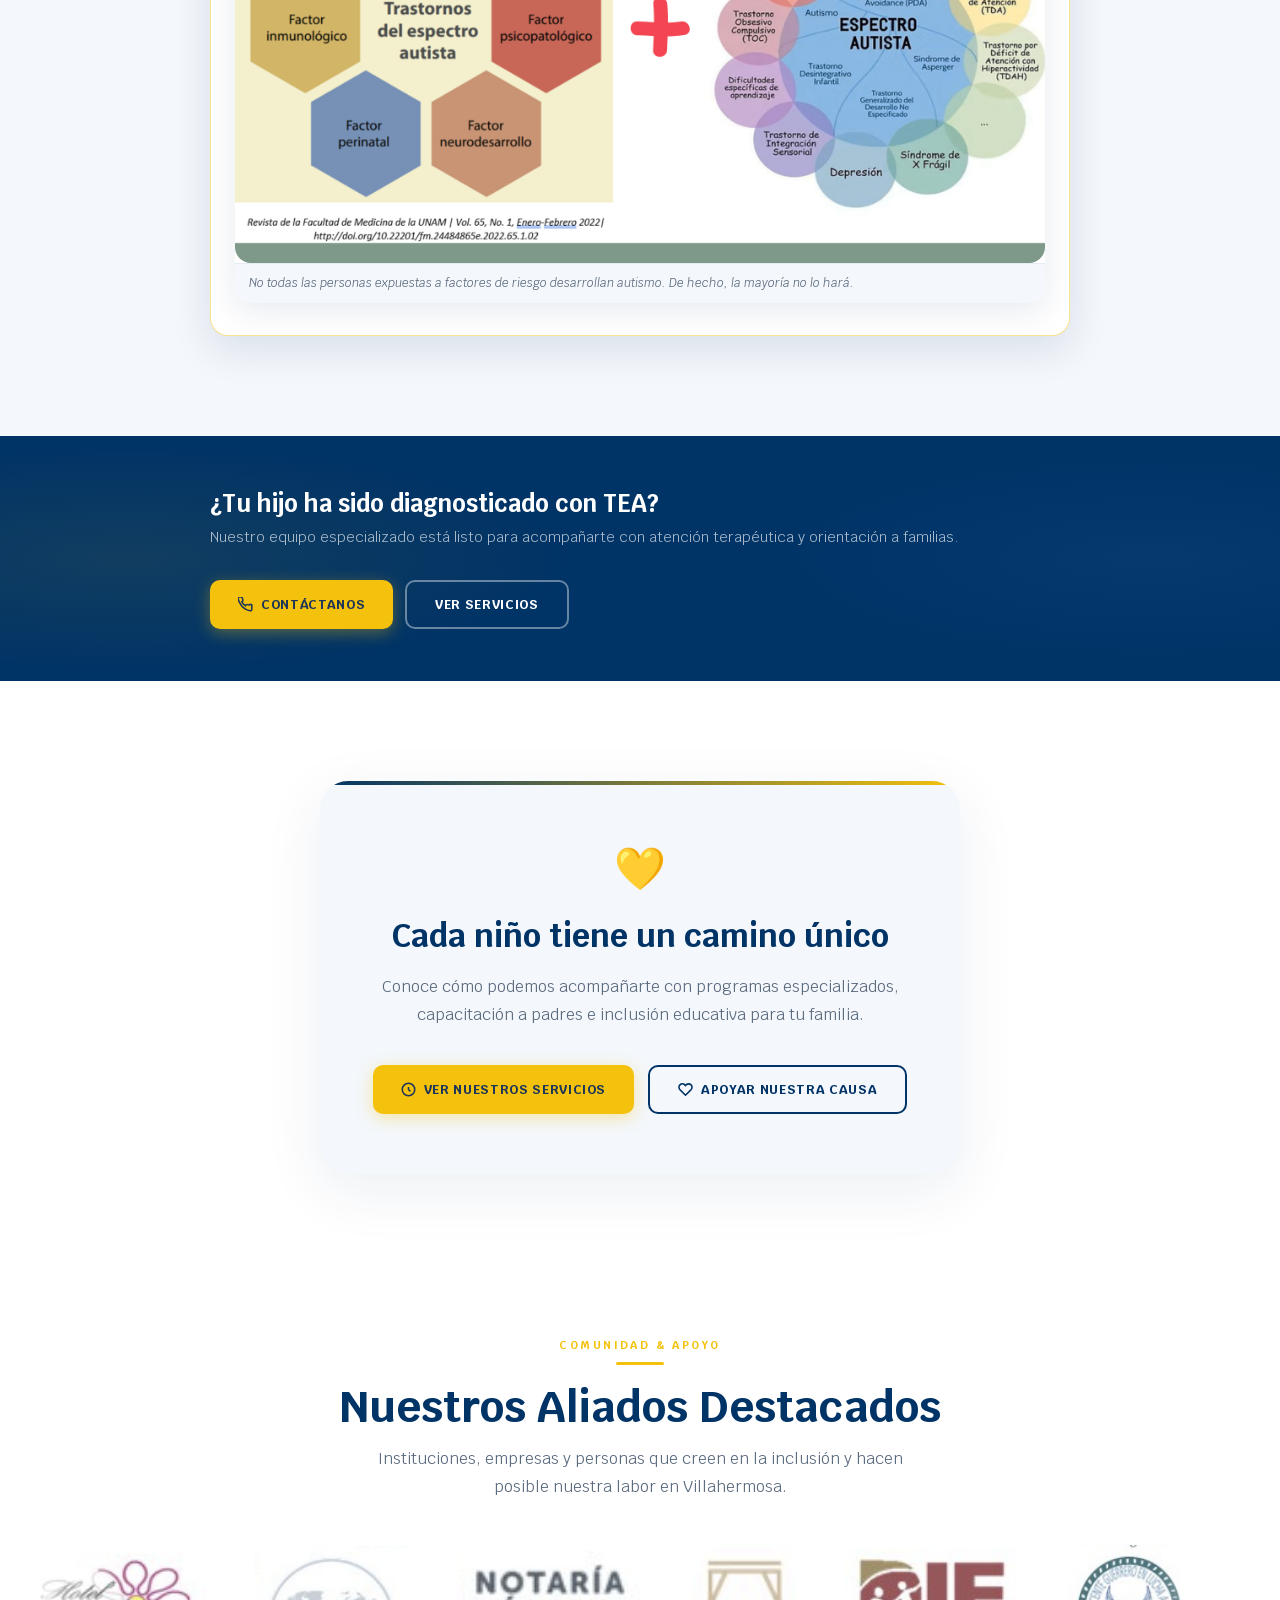
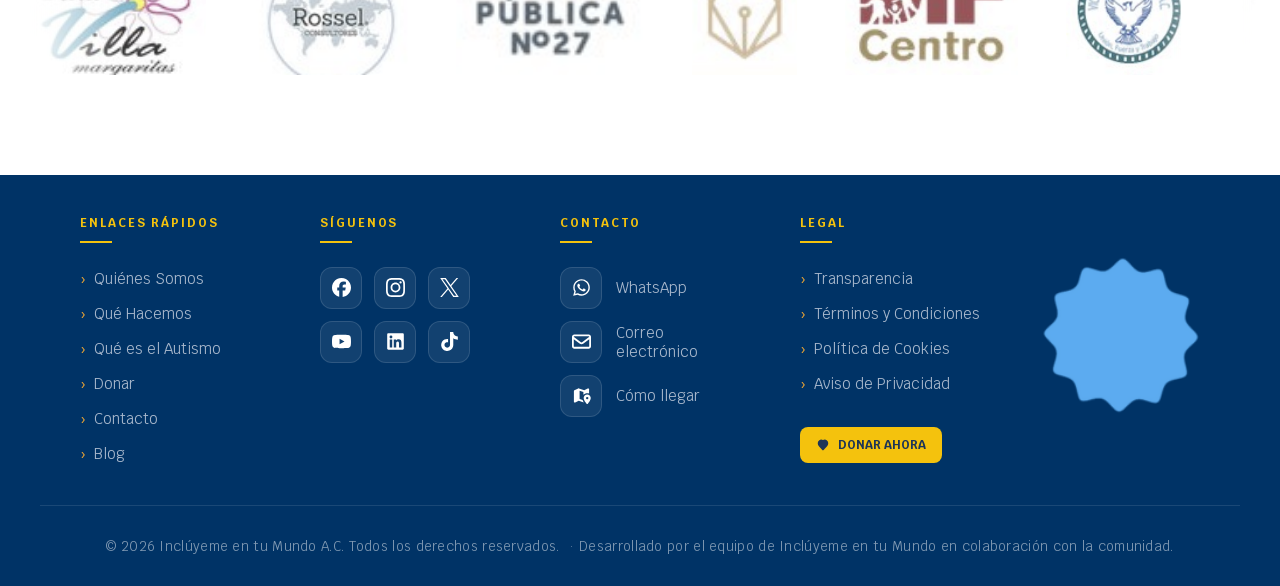
<file: autismo.html>
<!doctype html>
<html lang="es">
  <head>
    <meta charset="UTF-8" />
    <meta name="viewport" content="width=device-width, initial-scale=1.0" />
    <title>Autismo | Inclúyeme en tu Mundo</title>
    <link rel="preconnect" href="https://fonts.googleapis.com" />
    <link rel="preconnect" href="https://fonts.gstatic.com" crossorigin />

    <!-- Favicon -->
    <link rel="icon" href="img/favicon.ico" />
    <link
      rel="apple-touch-icon"
      sizes="180x180"
      href="img/apple-touch-icon.png"
    />

    <!-- CSS -->
    <link rel="stylesheet" href="css/global.css" />
    <link rel="stylesheet" href="css/autismo.css" />

    <!-- Scripts -->
    <script src="js/global.js" defer></script>
    <script src="js/autismo.js" defer></script>

    <!-- Fonts -->
    <link
      href="https://fonts.googleapis.com/css2?family=Krub:ital,wght@0,400;0,500;0,600;0,700;1,600&display=swap"
      rel="stylesheet"
    />
    <link
      rel="stylesheet"
      href="https://cdnjs.cloudflare.com/ajax/libs/font-awesome/6.5.0/css/all.min.css"
    />
  </head>

  <body>
    <!-- ================= HEADER PRINCIPAL ================= -->
    <header>
      <!-- Wrapper general de navegación (top bar + menú principal) -->
      <div class="navigation-wrapper">
        <!-- ======== BARRA SUPERIOR (CONTACTO Y REDES) ======== -->
        <div class="top-bar">
          <div class="container top-bar-container">
            <!-- Contenedor de contacto y redes sociales -->
            <div class="contact-wrapper">
              <!-- Información de contacto directa -->
              <div class="contact-info">
                <!-- Enlace a WhatsApp -->
                <a
                  href="https://wa.me/5219931494913"
                  class="whatsapp-link"
                  target="_blank"
                  rel="noopener noreferrer"
                >
                  <img src="icons/whatsapp-color.svg" alt="WhatsApp" />
                  <span>+52 9931494913</span>
                </a>

                <!-- Enlace para enviar correo -->
                <a
                  href="mailto:contacto@incluyemeentumundo.org"
                  class="email-link"
                >
                  <img src="icons/mail-color.svg" alt="Correo" />
                  <span>contacto@incluyemeentumundo.org</span>
                </a>
              </div>

              <!-- Iconos de redes sociales -->
              <div class="social-icons">
                <!-- Instagram -->
                <a
                  href="https://www.instagram.com/incluyemeentumundo/"
                  target="_blank"
                  rel="noopener noreferrer"
                  aria-label="Instagram de Inclúyeme en tu Mundo"
                >
                  <i class="fab fa-instagram"></i>
                </a>

                <!-- Facebook -->
                <a
                  href="https://es-la.facebook.com/incluyemeentumundoac/"
                  target="_blank"
                  rel="noopener noreferrer"
                  aria-label="Facebook de Inclúyeme en tu Mundo"
                >
                  <i class="fab fa-facebook"></i>
                </a>

                <!-- YouTube -->
                <a
                  href="https://www.youtube.com/@incluyeme"
                  target="_blank"
                  rel="noopener noreferrer"
                  aria-label="Canal de YouTube de Inclúyeme en tu Mundo"
                >
                  <i class="fab fa-youtube"></i>
                </a>

                <!-- WhatsApp (acceso rápido) -->
                <a
                  href="https://wa.me/5219931494913"
                  target="_blank"
                  rel="noopener noreferrer"
                  aria-label="Enviar mensaje por WhatsApp a Inclúyeme en tu Mundo"
                >
                  <i class="fab fa-whatsapp"></i>
                </a>

                <!-- TikTok -->
                <a
                  href="https://www.tiktok.com/@incluyemeentumundo"
                  target="_blank"
                  rel="noopener noreferrer"
                  aria-label="TikTok de Inclúyeme en tu Mundo"
                >
                  <i class="fab fa-tiktok"></i>
                </a>

                <!-- Ubicación en Google Maps -->
                <a
                  href="https://maps.app.goo.gl/1Pju8fS2awf7P4PY7"
                  target="_blank"
                  rel="noopener noreferrer"
                  aria-label="Ubicación en Google Maps de Inclúyeme en tu Mundo"
                >
                  <i class="fa fa-map-marker"></i>
                </a>

                <!-- Correo directo -->
                <a
                  href="mailto:contacto@incluyemeentumundo.org"
                  aria-label="Enviar correo a Inclúyeme en tu Mundo"
                >
                  <i class="fa fa-envelope"></i>
                </a>

                <!-- Twitter -->
                <a
                  href="https://twitter.com/incluyemetmundo"
                  target="_blank"
                  rel="noopener noreferrer"
                  aria-label="Twitter de Inclúyeme en tu Mundo"
                >
                  <i class="fab fa-twitter"></i>
                </a>

                <!-- LinkedIn -->
                <a
                  href="https://www.linkedin.com/in/incluyemeentumundo/"
                  target="_blank"
                  rel="noopener noreferrer"
                  aria-label="LinkedIn de Inclúyeme en tu Mundo"
                >
                  <i class="fab fa-linkedin"></i>
                </a>
              </div>
            </div>

            <!-- Botones de acción (donación e inicio de sesión) -->
            <div class="auth-buttons">
              <!-- Botón para donaciones -->
              <a href="donar.html" class="donate-button"> Donar </a>

              <!-- Botón de login -->
              <a
                href="https://incluyemeentumundo.org/api/views/login_usuario.php"
                class="login-button"
              >
                Iniciar sesión
              </a>
            </div>
          </div>
        </div>

        <!-- ======== MENÚ PRINCIPAL DE NAVEGACIÓN ======== -->
        <nav id="menu" aria-label="Navegación principal">
          <div class="container">
            <!-- Logo / Marca -->
            <div class="navbar-brand">
              <a href="index.html">
                <img
                  src="img/logo.png"
                  alt="Inclúyeme en tu Mundo"
                  class="navbar-logo"
                />
              </a>
            </div>

            <!-- Botón hamburguesa para móviles -->
            <button
              class="mobile-toggle"
              aria-expanded="false"
              aria-label="Mostrar u ocultar menú"
              onclick="toggleMobileMenu()"
            >
              ☰
            </button>

            <!-- Lista de enlaces de navegación -->
            <ul class="navbar-nav" id="navbarNav">
              <!-- Página principal -->
              <li>
                <a href="index.html" onclick="handleLinkClick()">
                  INCLÚYEME EN TU MUNDO
                </a>
              </li>

              <!-- Sección Autismo -->
              <li>
                <a href="autismo.html" onclick="handleLinkClick()"> Autismo </a>
              </li>

              <!-- Sección TDAH -->
              <li>
                <a href="tdah.html" onclick="handleLinkClick()"> TDAH </a>
              </li>

              <!-- Qué hacemos -->
              <li>
                <a href="que-hacemos.html" onclick="handleLinkClick()">
                  Qué Hacemos
                </a>
              </li>

              <!-- Quiénes somos -->
              <li>
                <a href="quienes-somos.html" onclick="handleLinkClick()">
                  Quiénes Somos
                </a>
              </li>

              <!-- Elemento visual decorativo (personaje) -->
              <li class="personaje-navbar-wrapper">
                <img
                  src="img/personaje-1.png"
                  alt=""
                  class="personaje-navbar"
                />
              </li>

              <!-- Blog -->
              <li>
                <a href="blog.html" onclick="handleLinkClick()"> Blog </a>
              </li>
            </ul>
          </div>
        </nav>
      </div>
    </header>

    <!-- HERO -->
    <section class="hero" id="hero">
      <!-- SLIDES: las 6 imágenes -->
      <div class="carousel-slide active">
        <a href="autismo.html">
          <img
            src="img/carrusel-1.png"
            alt="Información sobre autismo y apoyo a familias"
          />
        </a>
      </div>

      <div class="carousel-slide">
        <a href="tdah.html">
          <img
            src="img/carrusel-2.png"
            alt="Información sobre TDAH y acompañamiento a niños y jóvenes"
          />
        </a>
      </div>
      <div class="carousel-slide">
        <a href="que-hacemos.html">
          <img
            src="img/carrusel-3.png"
            alt="Servicios y programas de Inclúyeme en tu Mundo"
          />
        </a>
      </div>

      <div class="carousel-slide">
        <a href="quienes-somos.html">
          <img
            src="img/carrusel-4.png"
            alt="Historia y misión de Inclúyeme en tu Mundo"
          />
        </a>
      </div>

      <div class="carousel-slide">
        <a href="donar.html">
          <img
            src="img/carrusel-5.png"
            alt="Opciones para donar y apoyar la causa"
          />
        </a>
      </div>

      <div class="carousel-slide">
        <a href="blog.html">
          <img
            src="img/carrusel-6.png"
            alt="Artículos y contenido del blog sobre inclusión y desarrollo"
          />
        </a>
      </div>

      <!-- Fechas -->
      <button class="carousel-btn prev" aria-label="Anterior">
        <svg viewBox="0 0 24 24"><polyline points="15 18 9 12 15 6" /></svg>
      </button>
      <button class="carousel-btn next" aria-label="Siguiente">
        <svg viewBox="0 0 24 24"><polyline points="9 6 15 12 9 18" /></svg>
      </button>

      <!-- Dots -->
      <div class="carousel-dots" aria-label="Indicadores de diapositiva">
        <button class="carousel-dot active" aria-label="Ir al slide 1"></button>
        <button class="carousel-dot" aria-label="Ir al slide 2"></button>
        <button class="carousel-dot" aria-label="Ir al slide 3"></button>
        <button class="carousel-dot" aria-label="Ir al slide 4"></button>
        <button class="carousel-dot" aria-label="Ir al slide 5"></button>
        <button class="carousel-dot" aria-label="Ir al slide 6"></button>
      </div>
    </section>

    <!-- =============================================
     INTRO
============================================= -->
    <section class="autismo-intro">
      <div class="autismo-intro__inner">
        <!-- Contenido -->
        <div class="autismo-intro__content">
          <span class="section-eyebrow">Neurodesarrollo · Información</span>
          <div class="gold-bar"></div>
          <h1 class="autismo-intro__title">
            Trastorno del Espectro <em>Autista</em> (TEA)
          </h1>
          <p class="autismo-intro__text">
            El Trastorno del Espectro Autista es una condición del
            neurodesarrollo que se manifiesta de forma diversa en cada persona.
            Afecta la comunicación, la interacción social y puede incluir
            comportamientos e intereses repetitivos.
          </p>
          <p class="autismo-intro__text">
            En Inclúyeme en tu Mundo llevamos más de 17 años acompañando a
            niños, jóvenes y familias con información confiable, atención
            terapéutica accesible y programas de inclusión educativa.
          </p>

          <div class="autismo-stats">
            <div class="autismo-stat">
              <span class="autismo-stat__num"
                ><span>1</span> de <span>100</span></span
              >
              <span class="autismo-stat__label">Niños en el mundo</span>
            </div>
            <div class="autismo-stat">
              <span class="autismo-stat__num"><span>4</span>×</span>
              <span class="autismo-stat__label">Más común en niños</span>
            </div>
          </div>
        </div>

        <!-- Visual -->
        <div class="autismo-intro__visual">
          <div
            class="autismo-ring"
            style="top: -28px; right: -28px; width: 120px; height: 120px"
          ></div>
          <div
            class="autismo-ring"
            style="
              bottom: -18px;
              left: -18px;
              width: 72px;
              height: 72px;
              border-color: rgba(74, 144, 226, 0.18);
              animation-duration: 6s;
              animation-direction: reverse;
              border-width: 2px;
            "
          ></div>
          <img
            class="autismo-intro__img"
            src="img/gallery-7.jpg"
            alt="Atención terapéutica TEA — Inclúyeme en tu Mundo"
          />
          <div class="autismo-badge">
            <div class="autismo-badge__icon">🧩</div>
            <div class="autismo-badge__text">
              <strong>+1000 terapias</strong>
              <span>realizadas</span>
            </div>
          </div>
        </div>
      </div>
    </section>

    <!-- =============================================
     INFO SECTION — checkbox accordion
============================================= -->
    <section class="info-section" id="informacion">
      <div class="info-section__inner">
        <div class="info-section__header">
          <span class="section-eyebrow">Comprende el autismo</span>
          <div class="gold-bar gold-bar--center"></div>
          <h2>Guía completa sobre el <span>TEA</span></h2>
          <p>
            Explora cada sección para entender qué es el autismo, cómo se
            diagnostica y cómo puedes acompañar a tu hijo en este camino.
          </p>
        </div>

        <ul class="accordion reveal">
          <!-- 0: TEA general -->
          <li>
            <input type="checkbox" id="zero" checked />
            <label for="zero">Trastorno del Espectro Autista (TEA)</label>
            <div class="content">
              <p>
                En la actualidad existen dos enfoques que, si bien pueden ser
                controversiales, nos permiten entender un poco más la
                complejidad del autismo: el enfoque médico y el enfoque social.
              </p>
              <figure class="info-image info-image--sm">
                <img
                  src="img/autismo-1.png"
                  alt="Ilustración sobre el autismo y su identificación temprana"
                />
                <figcaption>
                  Guía para la identificación oportuna, rehabilitación,
                  habilitación e inclusión temprana de menores con TEA —
                  Dirección General de Rehabilitación e Inclusión del SNDIF del
                  Gobierno de México
                </figcaption>
              </figure>
            </div>
          </li>

          <!-- 1: Enfoque médico -->
          <li>
            <input type="checkbox" id="first" />
            <label for="first">
              <span class="label-text">
                <img src="icons/medic.svg" class="icon" alt="" />
                Enfoque Médico
              </span>
            </label>
            <div class="content">
              <p>
                Dentro del enfoque médico, el trastorno del espectro autista
                (TEA) es un Trastorno del Neurodesarrollo que involucra desafíos
                persistentes en la comunicación social, intereses restringidos y
                comportamientos repetitivos. Si bien el autismo se considera una
                condición de por vida, las necesidades de soporte y apoyo
                debidas a estos desafíos varían entre las personas con autismo.
                El autismo no es lo mismo que tener una discapacidad intelectual
                o del aprendizaje.
              </p>
              <ul class="checklist">
                <li>
                  Deficiencias permanentes en la comunicación e interacción
                  social
                </li>
                <li>Movimientos repetitivos o ecolalias</li>
                <li>
                  Monotonía, excesiva inflexibilidad de rutinas o rituales
                </li>
                <li>Intereses muy específicos, restringidos y fijos</li>
                <li>
                  Posibles alteraciones sensoriales (ejemplo: taparse los oídos)
                </li>
              </ul>
            </div>
          </li>

          <!-- 2: Enfoque social -->
          <li>
            <input type="checkbox" id="second" />
            <label for="second">
              <span class="label-text">
                <img src="icons/social.svg" class="icon" alt="" />
                Enfoque Social
              </span>
            </label>
            <div class="content">
              <p>
                Desde el enfoque social, el autismo es considerado una forma de
                neurodivergencia. Esta perspectiva promueve una visión inclusiva
                y respetuosa de las diferencias individuales, incluyendo
                condiciones como el autismo, TDAH, dislexia y dispraxia.
              </p>
              <p>
                El autismo no es una enfermedad ni un trastorno, sino una
                condición diversa en el funcionamiento cerebral. Existen
                distintos niveles de autismo (verbal/no verbal, con o sin
                discapacidad) y personalidades variadas.
              </p>
              <p>
                Términos como TEA, TGD, Neurodivergente, Asperger, Aspie,
                Autista o <em>persona con autismo</em> son utilizados por
                quienes forman parte de este movimiento social.
              </p>
            </div>
          </li>

          <!-- 3: Diagnóstico -->
          <li>
            <input type="checkbox" id="third" checked />
            <label for="third">¿Cómo se debe diagnosticar el Autismo?</label>
            <div class="content">
              <p>Un buen diagnóstico se refleja en una buena intervención.</p>
              <ul class="checklist">
                <li>
                  Evaluar signos de alarma mediante pruebas de tamizaje como
                  MCHAT o SCQ.
                </li>
                <li>
                  Remitir a un especialista en neuropediatría, neuropsicología o
                  psiquiatría infantil ante sospecha de TEA.
                </li>
                <li>
                  Realizar evaluación psicodiagnóstica con pruebas como ADOS-2,
                  ADI-R o GAR'S 3. Puede incluir ABAS II, Battelle o Bender.
                </li>
                <li>
                  Aplicar electroencefalograma (EEG) para descartar alteraciones
                  neurológicas.
                </li>
                <li>
                  Con base en el DSM-5 TR (APA) y la CIF-11 (OMS), se emitirá el
                  diagnóstico clínico.
                </li>
                <li>
                  El especialista debe emitir recomendaciones para la
                  intervención (psicoterapéutica, psicofarmacológica o ambas).
                </li>
              </ul>
            </div>
          </li>

          <!-- 4: Causas -->
          <li>
            <input type="checkbox" id="fourth" checked />
            <label for="fourth">¿Qué causa el Autismo?</label>
            <div class="content">
              <p>
                Las investigaciones indican que el TEA se desarrolla por una
                combinación multifactorial de causas y comorbilidades. No existe
                un único factor desencadenante ni una causa concreta.
              </p>
              <figure class="info-image">
                <img
                  src="img/autismo-2.png"
                  alt="Imagen explicativa de causas del autismo"
                />
                <figcaption>
                  No todas las personas expuestas a factores de riesgo
                  desarrollan autismo. De hecho, la mayoría no lo hará.
                </figcaption>
              </figure>
            </div>
          </li>
        </ul>
        <!-- /accordion -->
      </div>
    </section>

    <!-- =============================================
     CTA STRIP
============================================= -->
    <div class="autismo-cta-strip">
      <div class="autismo-cta-strip__inner">
        <div class="autismo-cta-strip__text">
          <h3>¿Tu hijo ha sido diagnosticado con TEA?</h3>
          <p>
            Nuestro equipo especializado está listo para acompañarte con
            atención terapéutica y orientación a familias.
          </p>
        </div>
        <div class="autismo-cta-strip__btns">
          <a href="contacto.html" class="btn btn-gold">
            <svg
              width="15"
              height="15"
              viewBox="0 0 24 24"
              fill="none"
              stroke="currentColor"
              stroke-width="2.5"
            >
              <path
                d="M22 16.92v3a2 2 0 01-2.18 2 19.79 19.79 0 01-8.63-3.07A19.5 19.5 0 013.07 9.81 19.79 19.79 0 010 1.18 2 2 0 012 0h3a2 2 0 012 1.72c.127.96.361 1.903.7 2.81a2 2 0 01-.45 2.11L6.09 7.91a16 16 0 006 6l1.27-1.27a2 2 0 012.11-.45c.907.339 1.85.573 2.81.7A2 2 0 0122 14.92v2z"
              />
            </svg>
            Contáctanos
          </a>
          <a href="servicios.html" class="btn btn-white-outline"
            >Ver servicios</a
          >
        </div>
      </div>
    </div>

    <!-- =============================================
     CTA FINAL
============================================= -->
    <section class="cta-section">
      <div class="cta-box">
        <span class="cta-icon">💛</span>
        <h2>Cada niño tiene un camino único</h2>
        <p>
          Conoce cómo podemos acompañarte con programas especializados,
          capacitación a padres e inclusión educativa para tu familia.
        </p>
        <div class="cta-btns">
          <a href="servicios.html" class="btn btn-primary">
            <svg
              width="15"
              height="15"
              viewBox="0 0 24 24"
              fill="none"
              stroke="currentColor"
              stroke-width="2.5"
            >
              <circle cx="12" cy="12" r="10" />
              <path d="M12 8v4l3 3" />
            </svg>
            Ver nuestros servicios
          </a>
          <a href="donar.html" class="btn btn-outline">
            <svg
              width="15"
              height="15"
              viewBox="0 0 24 24"
              fill="none"
              stroke="currentColor"
              stroke-width="2.5"
            >
              <path
                d="M20.84 4.61a5.5 5.5 0 00-7.78 0L12 5.67l-1.06-1.06a5.5 5.5 0 00-7.78 7.78l1.06 1.06L12 21.23l7.78-7.78 1.06-1.06a5.5 5.5 0 000-7.78z"
              />
            </svg>
            Apoyar nuestra causa
          </a>
        </div>
      </div>
    </section>

    <!-- SPONSOR CAROUSEL -->
    <section class="sponsors-section">
      <div class="sponsors-header">
        <span class="sponsors-eyebrow">Comunidad & Apoyo</span>
        <div class="sponsors-gold-bar"></div>
        <h2 class="sponsors-title">Nuestros Aliados Destacados</h2>
        <p class="sponsors-subtitle">
          Instituciones, empresas y personas que creen en la inclusión y hacen
          posible nuestra labor en Villahermosa.
        </p>
      </div>

      <div class="sponsors-track-wrap">
        <div class="sponsors-track">
          <img src="img/logos/donantes_00.png" alt="Aliado" />
          <img src="img/logos/donantes_01.png" alt="Aliado" />
          <img src="img/logos/donantes_02.png" alt="Aliado" />
          <img src="img/logos/donantes_03.png" alt="Aliado" />
          <img src="img/logos/donantes_04.png" alt="Aliado" />
          <img src="img/logos/donantes_05.png" alt="Aliado" />
          <img src="img/logos/donantes_06.png" alt="Aliado" />
          <img src="img/logos/donantes_07.png" alt="Aliado" />
          <img src="img/logos/donantes_08.png" alt="Aliado" />
          <img src="img/logos/donantes_09.png" alt="Aliado" />
          <img src="img/logos/donantes_10.png" alt="Aliado" />
          <img src="img/logos/donantes_11.png" alt="Aliado" />
          <img src="img/logos/donantes_12.png" alt="Aliado" />
          <img src="img/logos/donantes_13.png" alt="Aliado" />
          <img src="img/logos/donantes_14.png" alt="Aliado" />
          <img src="img/logos/donantes_15.png" alt="Aliado" />
          <img src="img/logos/donantes_16.png" alt="Aliado" />
          <img src="img/logos/donantes_17.png" alt="Aliado" />
          <img src="img/logos/donantes_18.png" alt="Aliado" />
          <img src="img/logos/donantes_19.png" alt="Aliado" />
          <img src="img/logos/donantes_20.png" alt="Aliado" />
          <img src="img/logos/donantes_21.png" alt="Aliado" />
          <img src="img/logos/donantes_22.png" alt="Aliado" />
          <img src="img/logos/donantes_23.png" alt="Aliado" />
          <img src="img/logos/donantes_24.png" alt="Aliado" />

          <!-- Duplicado para loop infinito -->
          <img src="img/logos/donantes_00.png" alt="Aliado" />
          <img src="img/logos/donantes_01.png" alt="Aliado" />
          <img src="img/logos/donantes_02.png" alt="Aliado" />
          <img src="img/logos/donantes_03.png" alt="Aliado" />
          <img src="img/logos/donantes_04.png" alt="Aliado" />
          <img src="img/logos/donantes_05.png" alt="Aliado" />
          <img src="img/logos/donantes_06.png" alt="Aliado" />
          <img src="img/logos/donantes_07.png" alt="Aliado" />
          <img src="img/logos/donantes_08.png" alt="Aliado" />
          <img src="img/logos/donantes_09.png" alt="Aliado" />
          <img src="img/logos/donantes_10.png" alt="Aliado" />
          <img src="img/logos/donantes_11.png" alt="Aliado" />
          <img src="img/logos/donantes_12.png" alt="Aliado" />
          <img src="img/logos/donantes_13.png" alt="Aliado" />
          <img src="img/logos/donantes_14.png" alt="Aliado" />
          <img src="img/logos/donantes_15.png" alt="Aliado" />
          <img src="img/logos/donantes_16.png" alt="Aliado" />
          <img src="img/logos/donantes_17.png" alt="Aliado" />
          <img src="img/logos/donantes_18.png" alt="Aliado" />
          <img src="img/logos/donantes_19.png" alt="Aliado" />
          <img src="img/logos/donantes_20.png" alt="Aliado" />
          <img src="img/logos/donantes_21.png" alt="Aliado" />
          <img src="img/logos/donantes_22.png" alt="Aliado" />
          <img src="img/logos/donantes_23.png" alt="Aliado" />
          <img src="img/logos/donantes_24.png" alt="Aliado" />
        </div>
      </div>
    </section>

    <!-- ================= FOOTER GLOBAL ================= -->
    <footer role="contentinfo">
      <!-- Wrapper principal del footer -->
      <div class="footer-container">
        <!-- ======== COLUMNA: ENLACES DE NAVEGACIÓN ======== -->
        <nav class="footer-links" aria-label="Enlaces rápidos del sitio">
          <h3>Enlaces Rápidos</h3>
          <ul>
            <li><a href="quienes-somos.html">Quiénes Somos</a></li>
            <li><a href="que-hacemos.html">Qué Hacemos</a></li>
            <li><a href="que-es-autismo.html">Qué es el Autismo</a></li>
            <li><a href="donar.html">Donar</a></li>
            <li><a href="contacto.html">Contacto</a></li>
            <li><a href="blog.html">Blog</a></li>
          </ul>
        </nav>

        <!-- ======== COLUMNA: REDES SOCIALES ======== -->
        <section class="footer-social" aria-label="Redes sociales">
          <h3>Síguenos</h3>

          <!-- Iconos de redes -->
          <div class="social-icons">
            <!-- Facebook -->
            <a
              href="https://www.facebook.com/incluyemeentumundoac/"
              target="_blank"
              rel="noopener noreferrer external"
              aria-label="Visitar Facebook"
            >
              <img src="icons/facebook.svg" alt="" />
            </a>

            <!-- Instagram -->
            <a
              href="https://www.instagram.com/incluyemeentumundo/"
              target="_blank"
              rel="noopener noreferrer external"
              aria-label="Visitar Instagram"
            >
              <img src="icons/instagram.svg" alt="" />
            </a>

            <!-- X (Twitter) -->
            <a
              href="https://x.com/incluyemetmundo"
              target="_blank"
              rel="noopener noreferrer external"
              aria-label="Visitar perfil en X"
            >
              <img src="icons/x.svg" alt="" />
            </a>

            <!-- YouTube -->
            <a
              href="https://www.youtube.com/@incluyeme/videos"
              target="_blank"
              rel="noopener noreferrer external"
              aria-label="Ver canal de YouTube"
            >
              <img src="icons/youtube.svg" alt="" />
            </a>

            <!-- LinkedIn -->
            <a
              href="https://www.linkedin.com/in/incluyemeentumundo/"
              target="_blank"
              rel="noopener noreferrer external"
              aria-label="Visitar LinkedIn"
            >
              <img src="icons/linkedin.svg" alt="" />
            </a>

            <!-- TikTok -->
            <a
              href="https://www.tiktok.com/@incluyemeentumundo"
              target="_blank"
              rel="noopener noreferrer external"
              aria-label="Ver contenido en TikTok"
            >
              <img src="icons/tiktok.svg" alt="" />
            </a>
          </div>
        </section>

        <!-- ======== COLUMNA: CONTACTO DIRECTO ======== -->
        <section class="footer-contact" aria-label="Contacto directo">
          <h3>Contacto</h3>

          <div class="contact-icons">
            <!-- WhatsApp -->
            <a
              href="https://wa.me/529931494913"
              target="_blank"
              rel="noopener noreferrer external"
              class="contact-item"
              aria-label="Enviar mensaje por WhatsApp"
            >
              <span class="icon-wrap">
                <img src="icons/whatsapp.svg" alt="" />
              </span>
              WhatsApp
            </a>

            <!-- Correo -->
            <a
              href="mailto:contacto@incluyemeentumundo.org"
              class="contact-item"
              aria-label="Enviar correo electrónico"
            >
              <span class="icon-wrap">
                <img src="icons/email.svg" alt="" />
              </span>
              Correo electrónico
            </a>

            <!-- Ubicación / ruta -->
            <a
              href="https://www.google.com/maps/dir/?api=1&destination=17.9842652,-92.9225942"
              target="_blank"
              rel="noopener noreferrer external"
              class="contact-item"
              aria-label="Abrir ruta en Google Maps"
            >
              <span class="icon-wrap">
                <img src="icons/googlemaps.svg" alt="" />
              </span>
              Cómo llegar
            </a>
          </div>
        </section>

        <!-- ======== COLUMNA: INFORMACIÓN LEGAL ======== -->
        <section class="footer-legal-col" aria-label="Información legal">
          <h3>Legal</h3>

          <ul>
            <li><a href="#" class="no-click">Transparencia</a></li>
            <li><a href="#" class="no-click">Términos y Condiciones</a></li>
            <li><a href="#" class="no-click">Política de Cookies</a></li>
            <li><a href="#" class="no-click">Aviso de Privacidad</a></li>
          </ul>

          <!-- CTA: Donación -->
          <a
            href="donar.html"
            class="footer-donate-btn"
            aria-label="Donar ahora"
          >
            <svg
              xmlns="http://www.w3.org/2000/svg"
              viewBox="0 0 24 24"
              fill="currentColor"
              aria-hidden="true"
            >
              <path
                d="M12 21.593c-.425-.396-8.993-7.677-8.993-12.03A6.007 6.007 0 0 1 12 3.564a6.007 6.007 0 0 1 8.993 6C20.993 13.916 12.425 21.197 12 21.593z"
              />
            </svg>
            Donar ahora
          </a>
        </section>

        <!-- ======== LOGO INSTITUCIONAL ======== -->
        <div class="footer-logo">
          <a href="index.html">
            <img src="img/logo.png" alt="Logo de Inclúyeme en tu Mundo" />
          </a>
        </div>
      </div>

      <!-- ======== BARRA INFERIOR (COPYRIGHT) ======== -->
      <div class="footer-bottom">
        <p>
          &copy; 2026 Inclúyeme en tu Mundo A.C. Todos los derechos reservados.
        </p>
        <p>
          Desarrollado por el equipo de Inclúyeme en tu Mundo en colaboración
          con la comunidad.
        </p>
      </div>
    </footer>
  </body>
</html>
</file>
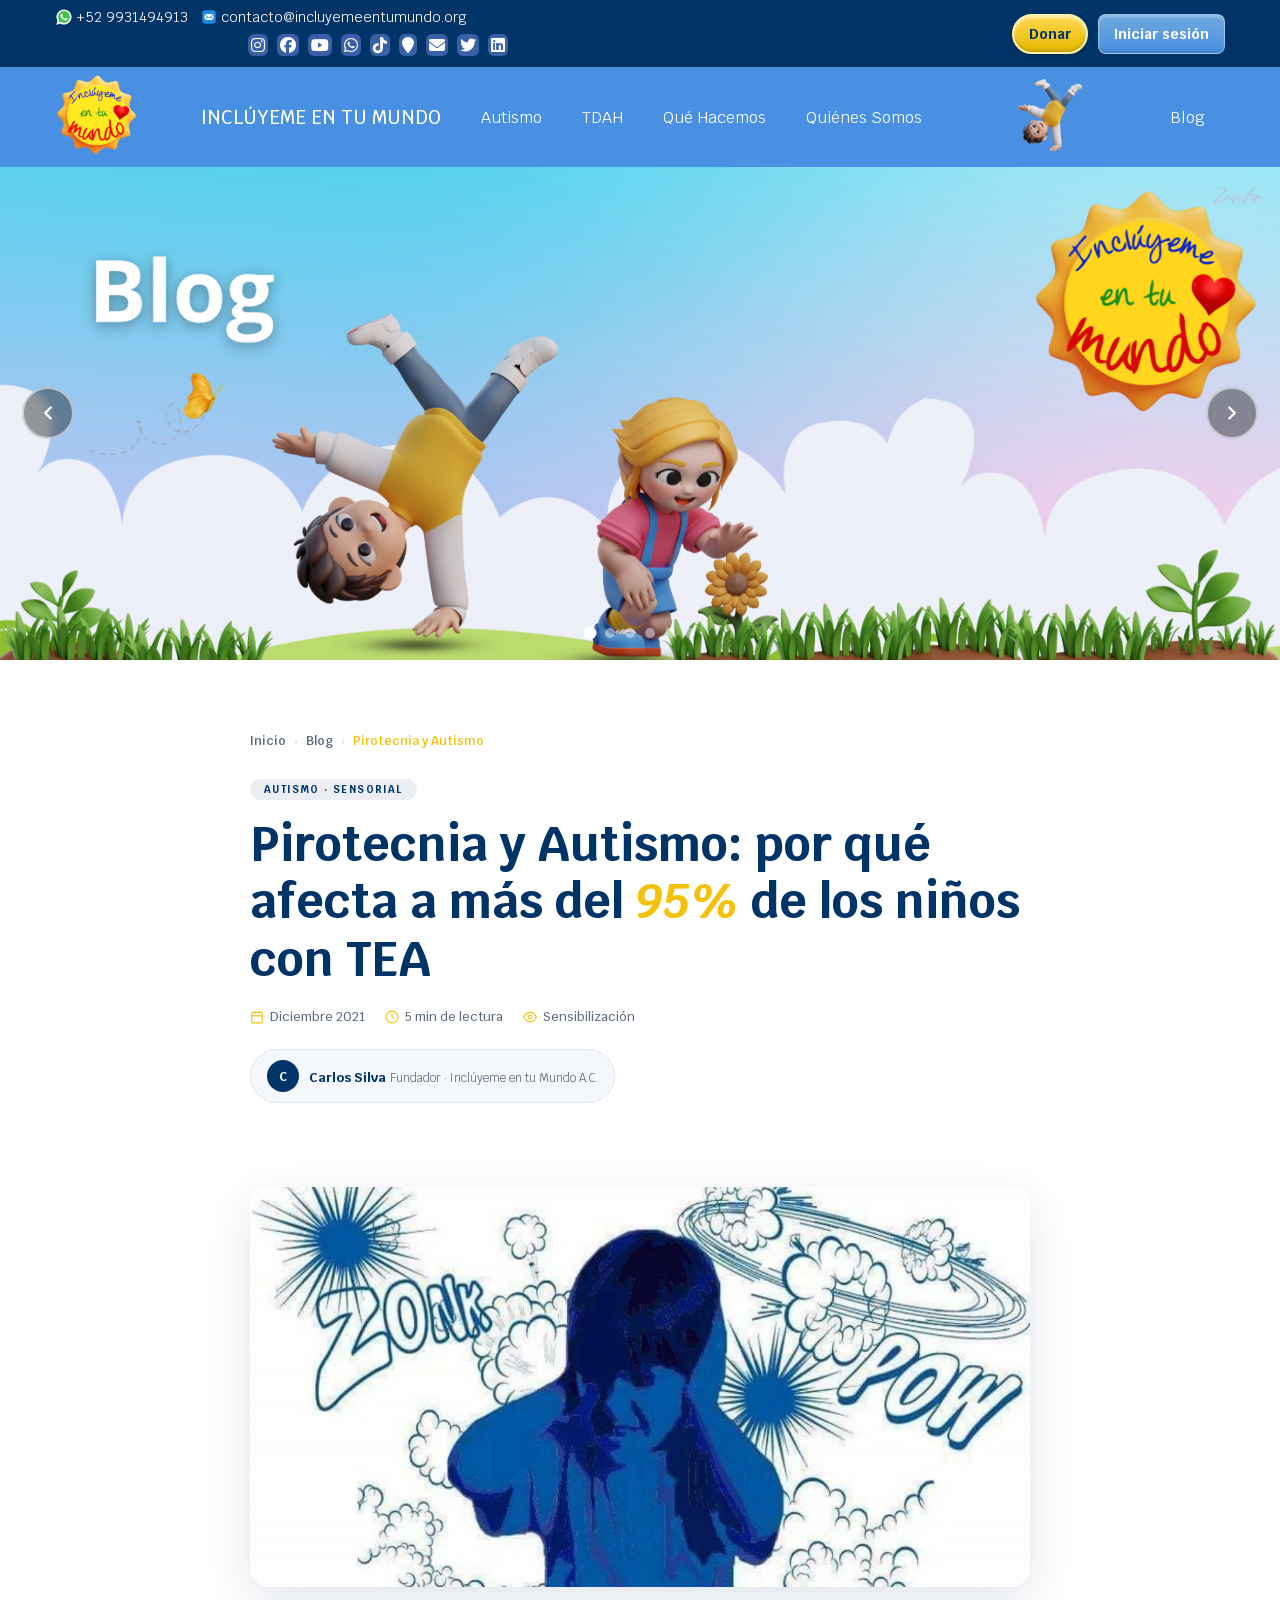
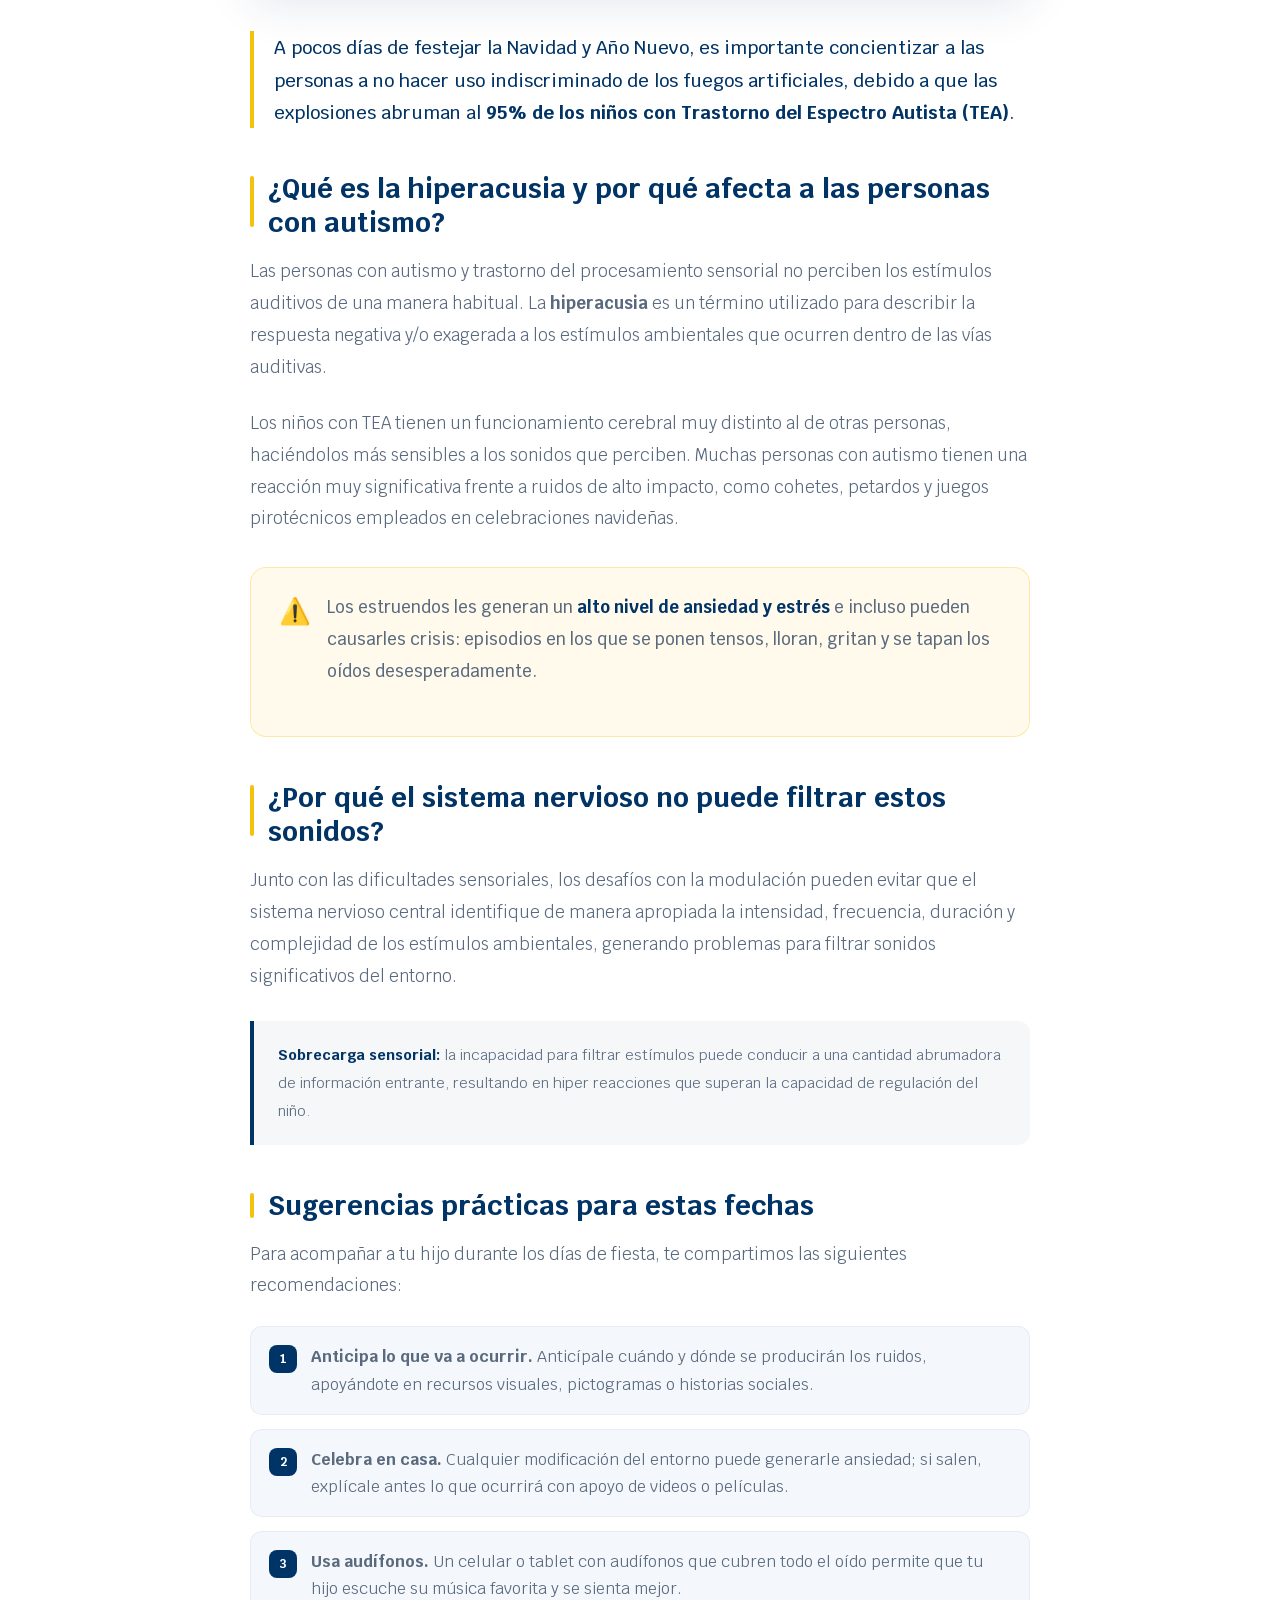
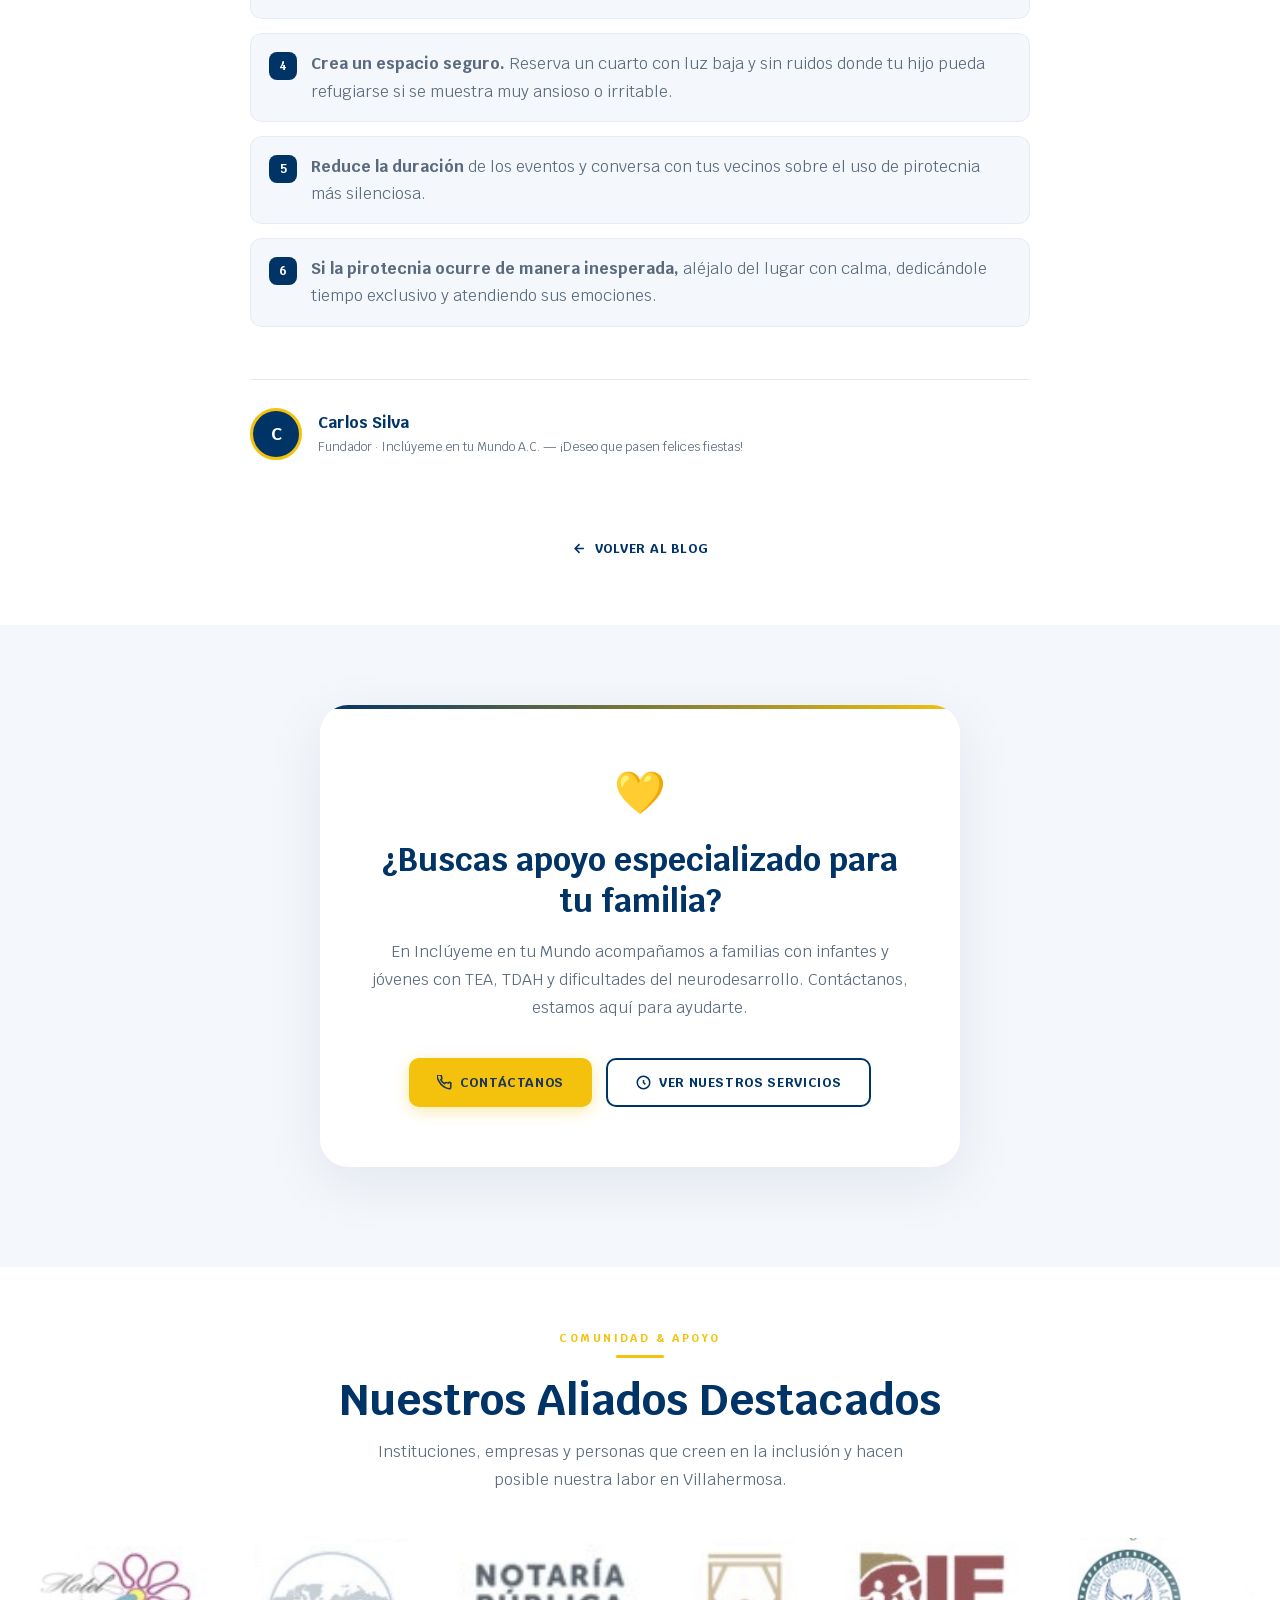
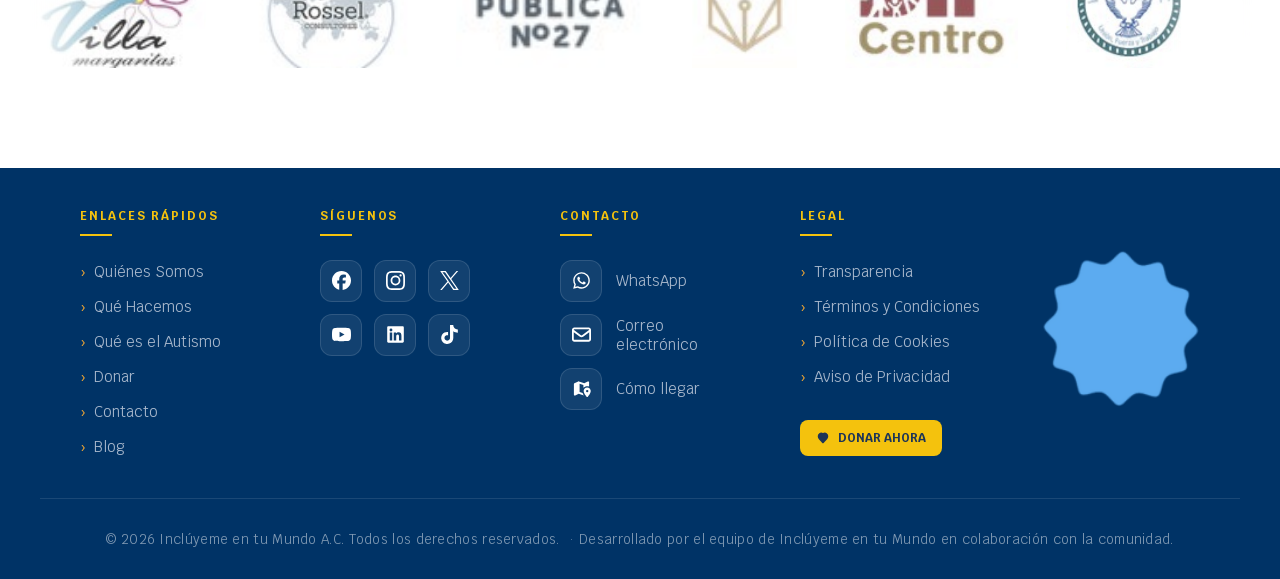
<file: blog-1.html>
<!doctype html>
<html lang="es">
  <head>
    <meta charset="UTF-8" />
    <meta name="viewport" content="width=device-width, initial-scale=1.0" />
    <title>Pirotecnia y Autismo</title>
    <link rel="preconnect" href="https://fonts.googleapis.com" />
    <link rel="preconnect" href="https://fonts.gstatic.com" crossorigin />

    <!-- Favicon -->
    <link rel="icon" href="img/favicon.ico" />
    <link
      rel="apple-touch-icon"
      sizes="180x180"
      href="img/apple-touch-icon.png"
    />

    <!-- CSS -->
    <link rel="stylesheet" href="css/global.css" />
    <link rel="stylesheet" href="css/blog-1.css" />

    <!-- Scripts -->
    <script src="js/global.js" defer></script>
    <script src="js/blog-1.js" defer></script>

    <!-- Fonts -->
    <link
      href="https://fonts.googleapis.com/css2?family=Krub:ital,wght@0,400;0,500;0,600;0,700;1,600&display=swap"
      rel="stylesheet"
    />
    <link
      rel="stylesheet"
      href="https://cdnjs.cloudflare.com/ajax/libs/font-awesome/6.5.0/css/all.min.css"
    />
  </head>

  <body>
    <!-- ================= HEADER PRINCIPAL ================= -->
    <header>
      <!-- Wrapper general de navegación (top bar + menú principal) -->
      <div class="navigation-wrapper">
        <!-- ======== BARRA SUPERIOR (CONTACTO Y REDES) ======== -->
        <div class="top-bar">
          <div class="container top-bar-container">
            <!-- Contenedor de contacto y redes sociales -->
            <div class="contact-wrapper">
              <!-- Información de contacto directa -->
              <div class="contact-info">
                <!-- Enlace a WhatsApp -->
                <a
                  href="https://wa.me/5219931494913"
                  class="whatsapp-link"
                  target="_blank"
                  rel="noopener noreferrer"
                >
                  <img src="icons/whatsapp-color.svg" alt="WhatsApp" />
                  <span>+52 9931494913</span>
                </a>

                <!-- Enlace para enviar correo -->
                <a
                  href="mailto:contacto@incluyemeentumundo.org"
                  class="email-link"
                >
                  <img src="icons/mail-color.svg" alt="Correo" />
                  <span>contacto@incluyemeentumundo.org</span>
                </a>
              </div>

              <!-- Iconos de redes sociales -->
              <div class="social-icons">
                <!-- Instagram -->
                <a
                  href="https://www.instagram.com/incluyemeentumundo/"
                  target="_blank"
                  rel="noopener noreferrer"
                  aria-label="Instagram de Inclúyeme en tu Mundo"
                >
                  <i class="fab fa-instagram"></i>
                </a>

                <!-- Facebook -->
                <a
                  href="https://es-la.facebook.com/incluyemeentumundoac/"
                  target="_blank"
                  rel="noopener noreferrer"
                  aria-label="Facebook de Inclúyeme en tu Mundo"
                >
                  <i class="fab fa-facebook"></i>
                </a>

                <!-- YouTube -->
                <a
                  href="https://www.youtube.com/@incluyeme"
                  target="_blank"
                  rel="noopener noreferrer"
                  aria-label="Canal de YouTube de Inclúyeme en tu Mundo"
                >
                  <i class="fab fa-youtube"></i>
                </a>

                <!-- WhatsApp (acceso rápido) -->
                <a
                  href="https://wa.me/5219931494913"
                  target="_blank"
                  rel="noopener noreferrer"
                  aria-label="Enviar mensaje por WhatsApp a Inclúyeme en tu Mundo"
                >
                  <i class="fab fa-whatsapp"></i>
                </a>

                <!-- TikTok -->
                <a
                  href="https://www.tiktok.com/@incluyemeentumundo"
                  target="_blank"
                  rel="noopener noreferrer"
                  aria-label="TikTok de Inclúyeme en tu Mundo"
                >
                  <i class="fab fa-tiktok"></i>
                </a>

                <!-- Ubicación en Google Maps -->
                <a
                  href="https://maps.app.goo.gl/1Pju8fS2awf7P4PY7"
                  target="_blank"
                  rel="noopener noreferrer"
                  aria-label="Ubicación en Google Maps de Inclúyeme en tu Mundo"
                >
                  <i class="fa fa-map-marker"></i>
                </a>

                <!-- Correo directo -->
                <a
                  href="mailto:contacto@incluyemeentumundo.org"
                  aria-label="Enviar correo a Inclúyeme en tu Mundo"
                >
                  <i class="fa fa-envelope"></i>
                </a>

                <!-- Twitter -->
                <a
                  href="https://twitter.com/incluyemetmundo"
                  target="_blank"
                  rel="noopener noreferrer"
                  aria-label="Twitter de Inclúyeme en tu Mundo"
                >
                  <i class="fab fa-twitter"></i>
                </a>

                <!-- LinkedIn -->
                <a
                  href="https://www.linkedin.com/in/incluyemeentumundo/"
                  target="_blank"
                  rel="noopener noreferrer"
                  aria-label="LinkedIn de Inclúyeme en tu Mundo"
                >
                  <i class="fab fa-linkedin"></i>
                </a>
              </div>
            </div>

            <!-- Botones de acción (donación e inicio de sesión) -->
            <div class="auth-buttons">
              <!-- Botón para donaciones -->
              <a href="donar.html" class="donate-button"> Donar </a>

              <!-- Botón de login -->
              <a
                href="https://incluyemeentumundo.org/api/views/login_usuario.php"
                class="login-button"
              >
                Iniciar sesión
              </a>
            </div>
          </div>
        </div>

        <!-- ======== MENÚ PRINCIPAL DE NAVEGACIÓN ======== -->
        <nav id="menu" aria-label="Navegación principal">
          <div class="container">
            <!-- Logo / Marca -->
            <div class="navbar-brand">
              <a href="index.html">
                <img
                  src="img/logo.png"
                  alt="Inclúyeme en tu Mundo"
                  class="navbar-logo"
                />
              </a>
            </div>

            <!-- Botón hamburguesa para móviles -->
            <button
              class="mobile-toggle"
              aria-expanded="false"
              aria-label="Mostrar u ocultar menú"
              onclick="toggleMobileMenu()"
            >
              ☰
            </button>

            <!-- Lista de enlaces de navegación -->
            <ul class="navbar-nav" id="navbarNav">
              <!-- Página principal -->
              <li>
                <a href="index.html" onclick="handleLinkClick()">
                  INCLÚYEME EN TU MUNDO
                </a>
              </li>

              <!-- Sección Autismo -->
              <li>
                <a href="autismo.html" onclick="handleLinkClick()"> Autismo </a>
              </li>

              <!-- Sección TDAH -->
              <li>
                <a href="tdah.html" onclick="handleLinkClick()"> TDAH </a>
              </li>

              <!-- Qué hacemos -->
              <li>
                <a href="que-hacemos.html" onclick="handleLinkClick()">
                  Qué Hacemos
                </a>
              </li>

              <!-- Quiénes somos -->
              <li>
                <a href="quienes-somos.html" onclick="handleLinkClick()">
                  Quiénes Somos
                </a>
              </li>

              <!-- Elemento visual decorativo (personaje) -->
              <li class="personaje-navbar-wrapper">
                <img
                  src="img/personaje-1.png"
                  alt=""
                  class="personaje-navbar"
                />
              </li>

              <!-- Blog -->
              <li>
                <a href="blog.html" onclick="handleLinkClick()"> Blog </a>
              </li>
            </ul>
          </div>
        </nav>
      </div>
    </header>

    <!-- HERO -->
    <section class="hero" id="hero">
      <!-- SLIDES: las 6 imágenes -->
      <div class="carousel-slide">
        <a href="autismo.html">
          <img
            src="img/carrusel-1.png"
            alt="Información sobre autismo y apoyo a familias"
          />
        </a>
      </div>

      <div class="carousel-slide">
        <a href="tdah.html">
          <img
            src="img/carrusel-2.png"
            alt="Información sobre TDAH y acompañamiento a niños y jóvenes"
          />
        </a>
      </div>
      <div class="carousel-slide">
        <a href="que-hacemos.html">
          <img
            src="img/carrusel-3.png"
            alt="Servicios y programas de Inclúyeme en tu Mundo"
          />
        </a>
      </div>

      <div class="carousel-slide">
        <a href="quienes-somos.html">
          <img
            src="img/carrusel-4.png"
            alt="Historia y misión de Inclúyeme en tu Mundo"
          />
        </a>
      </div>

      <div class="carousel-slide">
        <a href="donar.html">
          <img
            src="img/carrusel-5.png"
            alt="Opciones para donar y apoyar la causa"
          />
        </a>
      </div>

      <div class="carousel-slide active">
        <a href="blog.html">
          <img
            src="img/carrusel-6.png"
            alt="Artículos y contenido del blog sobre inclusión y desarrollo"
          />
        </a>
      </div>

      <!-- Fechas -->
      <button class="carousel-btn prev" aria-label="Anterior">
        <svg viewBox="0 0 24 24"><polyline points="15 18 9 12 15 6" /></svg>
      </button>
      <button class="carousel-btn next" aria-label="Siguiente">
        <svg viewBox="0 0 24 24"><polyline points="9 6 15 12 9 18" /></svg>
      </button>

      <!-- Dots -->
      <div class="carousel-dots" aria-label="Indicadores de diapositiva">
        <button class="carousel-dot active" aria-label="Ir al slide 1"></button>
        <button class="carousel-dot" aria-label="Ir al slide 2"></button>
        <button class="carousel-dot" aria-label="Ir al slide 3"></button>
        <button class="carousel-dot" aria-label="Ir al slide 4"></button>
        <button class="carousel-dot" aria-label="Ir al slide 5"></button>
        <button class="carousel-dot" aria-label="Ir al slide 6"></button>
      </div>
    </section>

    <!-- =============================================
     POST HEADER
============================================= -->
    <div class="post-header">
      <div class="post-header__inner">
        <!-- Breadcrumb -->
        <nav class="breadcrumb">
          <a href="index.html">Inicio</a>
          <span class="breadcrumb__sep">›</span>
          <a href="blog.html">Blog</a>
          <span class="breadcrumb__sep">›</span>
          <span class="breadcrumb__current">Pirotecnia y Autismo</span>
        </nav>

        <span class="post-tag">Autismo · Sensorial</span>

        <h1 class="post-header__title">
          Pirotecnia y Autismo: por qué afecta a más del <em>95%</em> de los
          niños con TEA
        </h1>

        <div class="post-header__meta">
          <span class="post-meta-item">
            <svg viewBox="0 0 24 24">
              <rect x="3" y="4" width="18" height="18" rx="2" />
              <line x1="16" y1="2" x2="16" y2="6" />
              <line x1="8" y1="2" x2="8" y2="6" />
              <line x1="3" y1="10" x2="21" y2="10" />
            </svg>
            Diciembre 2021
          </span>
          <span class="post-meta-item">
            <svg viewBox="0 0 24 24">
              <circle cx="12" cy="12" r="10" />
              <polyline points="12 6 12 12 16 14" />
            </svg>
            5 min de lectura
          </span>
          <span class="post-meta-item">
            <svg viewBox="0 0 24 24">
              <path d="M1 12s4-8 11-8 11 8 11 8-4 8-11 8-11-8-11-8z" />
              <circle cx="12" cy="12" r="3" />
            </svg>
            Sensibilización
          </span>
        </div>

        <div class="post-author-chip">
          <div class="post-author-chip__avatar">C</div>
          <div>
            <span class="post-author-chip__name">Carlos Silva</span>
            <span class="post-author-chip__role"
              >Fundador · Inclúyeme en tu Mundo A.C.</span
            >
          </div>
        </div>
      </div>
    </div>

    <!-- =============================================
     POST BODY
============================================= -->
    <article class="post-body">
      <div class="post-body__inner">
        <figure class="post-mid-img">
          <img
            src="img/blog-1.jpg"
            alt="Niño con autismo en temporada de pirotecnia — Inclúyeme en tu Mundo A.C."
          />
        </figure>

        <p class="post-lead">
          A pocos días de festejar la Navidad y Año Nuevo, es importante
          concientizar a las personas a no hacer uso indiscriminado de los
          fuegos artificiales, debido a que las explosiones abruman al
          <strong
            >95% de los niños con Trastorno del Espectro Autista (TEA)</strong
          >.
        </p>

        <h2>
          ¿Qué es la hiperacusia y por qué afecta a las personas con autismo?
        </h2>

        <p>
          Las personas con autismo y trastorno del procesamiento sensorial no
          perciben los estímulos auditivos de una manera habitual. La
          <strong>hiperacusia</strong> es un término utilizado para describir la
          respuesta negativa y/o exagerada a los estímulos ambientales que
          ocurren dentro de las vías auditivas.
        </p>

        <p>
          Los niños con TEA tienen un funcionamiento cerebral muy distinto al de
          otras personas, haciéndolos más sensibles a los sonidos que perciben.
          Muchas personas con autismo tienen una reacción muy significativa
          frente a ruidos de alto impacto, como cohetes, petardos y juegos
          pirotécnicos empleados en celebraciones navideñas.
        </p>

        <div class="post-highlight">
          <span class="post-highlight__icon">⚠️</span>
          <p class="post-highlight__text">
            Los estruendos les generan un
            <strong>alto nivel de ansiedad y estrés</strong> e incluso pueden
            causarles crisis: episodios en los que se ponen tensos, lloran,
            gritan y se tapan los oídos desesperadamente.
          </p>
        </div>

        <h2>¿Por qué el sistema nervioso no puede filtrar estos sonidos?</h2>

        <p>
          Junto con las dificultades sensoriales, los desafíos con la modulación
          pueden evitar que el sistema nervioso central identifique de manera
          apropiada la intensidad, frecuencia, duración y complejidad de los
          estímulos ambientales, generando problemas para filtrar sonidos
          significativos del entorno.
        </p>

        <div class="post-infobox">
          <p>
            <strong>Sobrecarga sensorial:</strong> la incapacidad para filtrar
            estímulos puede conducir a una cantidad abrumadora de información
            entrante, resultando en hiper reacciones que superan la capacidad de
            regulación del niño.
          </p>
        </div>

        <h2>Sugerencias prácticas para estas fechas</h2>

        <p>
          Para acompañar a tu hijo durante los días de fiesta, te compartimos
          las siguientes recomendaciones:
        </p>

        <ul class="post-tips">
          <li>
            <span class="tip-num">1</span>
            <span
              ><strong>Anticipa lo que va a ocurrir.</strong> Anticípale cuándo
              y dónde se producirán los ruidos, apoyándote en recursos visuales,
              pictogramas o historias sociales.</span
            >
          </li>
          <li>
            <span class="tip-num">2</span>
            <span
              ><strong>Celebra en casa.</strong> Cualquier modificación del
              entorno puede generarle ansiedad; si salen, explícale antes lo que
              ocurrirá con apoyo de videos o películas.</span
            >
          </li>
          <li>
            <span class="tip-num">3</span>
            <span
              ><strong>Usa audífonos.</strong> Un celular o tablet con audífonos
              que cubren todo el oído permite que tu hijo escuche su música
              favorita y se sienta mejor.</span
            >
          </li>
          <li>
            <span class="tip-num">4</span>
            <span
              ><strong>Crea un espacio seguro.</strong> Reserva un cuarto con
              luz baja y sin ruidos donde tu hijo pueda refugiarse si se muestra
              muy ansioso o irritable.</span
            >
          </li>
          <li>
            <span class="tip-num">5</span>
            <span
              ><strong>Reduce la duración</strong> de los eventos y conversa con
              tus vecinos sobre el uso de pirotecnia más silenciosa.</span
            >
          </li>
          <li>
            <span class="tip-num">6</span>
            <span
              ><strong>Si la pirotecnia ocurre de manera inesperada,</strong>
              aléjalo del lugar con calma, dedicándole tiempo exclusivo y
              atendiendo sus emociones.</span
            >
          </li>
        </ul>

        <!-- Firma -->
        <div class="post-signature">
          <div class="post-signature__avatar">C</div>
          <div>
            <span class="post-signature__name">Carlos Silva</span>
            <span class="post-signature__role"
              >Fundador · Inclúyeme en tu Mundo A.C. — ¡Deseo que pasen felices
              fiestas!</span
            >
          </div>
        </div>
      </div>
    </article>

    <!-- =============================================
     BACK TO BLOG
============================================= -->
    <div class="back-section">
      <a href="blog.html" class="back-link">
        <svg
          viewBox="0 0 24 24"
          fill="none"
          stroke="currentColor"
          stroke-width="2.5"
        >
          <path d="M19 12H5M12 5l-7 7 7 7" />
        </svg>
        Volver al blog
      </a>
    </div>

    <!-- =============================================
     CTA FINAL
============================================= -->
    <section class="cta-section">
      <div class="cta-box">
        <span class="cta-icon">💛</span>
        <h2>¿Buscas apoyo especializado para tu familia?</h2>
        <p>
          En Inclúyeme en tu Mundo acompañamos a familias con infantes y jóvenes
          con TEA, TDAH y dificultades del neurodesarrollo. Contáctanos, estamos
          aquí para ayudarte.
        </p>
        <div class="cta-btns">
          <a href="contacto.html" class="btn btn-primary">
            <svg
              width="15"
              height="15"
              viewBox="0 0 24 24"
              fill="none"
              stroke="currentColor"
              stroke-width="2.5"
            >
              <path
                d="M22 16.92v3a2 2 0 01-2.18 2 19.79 19.79 0 01-8.63-3.07A19.5 19.5 0 013.07 9.81 19.79 19.79 0 010 1.18 2 2 0 012 0h3a2 2 0 012 1.72c.127.96.361 1.903.7 2.81a2 2 0 01-.45 2.11L6.09 7.91a16 16 0 006 6l1.27-1.27a2 2 0 012.11-.45c.907.339 1.85.573 2.81.7A2 2 0 0122 14.92v2z"
              />
            </svg>
            Contáctanos
          </a>
          <a href="servicios.html" class="btn btn-outline">
            <svg
              width="15"
              height="15"
              viewBox="0 0 24 24"
              fill="none"
              stroke="currentColor"
              stroke-width="2.5"
            >
              <circle cx="12" cy="12" r="10" />
              <path d="M12 8v4l3 3" />
            </svg>
            Ver nuestros servicios
          </a>
        </div>
      </div>
    </section>

    <!-- SPONSOR CAROUSEL -->
    <section class="sponsors-section">
      <div class="sponsors-header">
        <span class="sponsors-eyebrow">Comunidad & Apoyo</span>
        <div class="sponsors-gold-bar"></div>
        <h2 class="sponsors-title">Nuestros Aliados Destacados</h2>
        <p class="sponsors-subtitle">
          Instituciones, empresas y personas que creen en la inclusión y hacen
          posible nuestra labor en Villahermosa.
        </p>
      </div>

      <div class="sponsors-track-wrap">
        <div class="sponsors-track">
          <img src="img/logos/donantes_00.png" alt="Aliado" />
          <img src="img/logos/donantes_01.png" alt="Aliado" />
          <img src="img/logos/donantes_02.png" alt="Aliado" />
          <img src="img/logos/donantes_03.png" alt="Aliado" />
          <img src="img/logos/donantes_04.png" alt="Aliado" />
          <img src="img/logos/donantes_05.png" alt="Aliado" />
          <img src="img/logos/donantes_06.png" alt="Aliado" />
          <img src="img/logos/donantes_07.png" alt="Aliado" />
          <img src="img/logos/donantes_08.png" alt="Aliado" />
          <img src="img/logos/donantes_09.png" alt="Aliado" />
          <img src="img/logos/donantes_10.png" alt="Aliado" />
          <img src="img/logos/donantes_11.png" alt="Aliado" />
          <img src="img/logos/donantes_12.png" alt="Aliado" />
          <img src="img/logos/donantes_13.png" alt="Aliado" />
          <img src="img/logos/donantes_14.png" alt="Aliado" />
          <img src="img/logos/donantes_15.png" alt="Aliado" />
          <img src="img/logos/donantes_16.png" alt="Aliado" />
          <img src="img/logos/donantes_17.png" alt="Aliado" />
          <img src="img/logos/donantes_18.png" alt="Aliado" />
          <img src="img/logos/donantes_19.png" alt="Aliado" />
          <img src="img/logos/donantes_20.png" alt="Aliado" />
          <img src="img/logos/donantes_21.png" alt="Aliado" />
          <img src="img/logos/donantes_22.png" alt="Aliado" />
          <img src="img/logos/donantes_23.png" alt="Aliado" />
          <img src="img/logos/donantes_24.png" alt="Aliado" />

          <!-- Duplicado para loop infinito -->
          <img src="img/logos/donantes_00.png" alt="Aliado" />
          <img src="img/logos/donantes_01.png" alt="Aliado" />
          <img src="img/logos/donantes_02.png" alt="Aliado" />
          <img src="img/logos/donantes_03.png" alt="Aliado" />
          <img src="img/logos/donantes_04.png" alt="Aliado" />
          <img src="img/logos/donantes_05.png" alt="Aliado" />
          <img src="img/logos/donantes_06.png" alt="Aliado" />
          <img src="img/logos/donantes_07.png" alt="Aliado" />
          <img src="img/logos/donantes_08.png" alt="Aliado" />
          <img src="img/logos/donantes_09.png" alt="Aliado" />
          <img src="img/logos/donantes_10.png" alt="Aliado" />
          <img src="img/logos/donantes_11.png" alt="Aliado" />
          <img src="img/logos/donantes_12.png" alt="Aliado" />
          <img src="img/logos/donantes_13.png" alt="Aliado" />
          <img src="img/logos/donantes_14.png" alt="Aliado" />
          <img src="img/logos/donantes_15.png" alt="Aliado" />
          <img src="img/logos/donantes_16.png" alt="Aliado" />
          <img src="img/logos/donantes_17.png" alt="Aliado" />
          <img src="img/logos/donantes_18.png" alt="Aliado" />
          <img src="img/logos/donantes_19.png" alt="Aliado" />
          <img src="img/logos/donantes_20.png" alt="Aliado" />
          <img src="img/logos/donantes_21.png" alt="Aliado" />
          <img src="img/logos/donantes_22.png" alt="Aliado" />
          <img src="img/logos/donantes_23.png" alt="Aliado" />
          <img src="img/logos/donantes_24.png" alt="Aliado" />
        </div>
      </div>
    </section>

    <!-- ================= FOOTER GLOBAL ================= -->
    <footer role="contentinfo">
      <!-- Wrapper principal del footer -->
      <div class="footer-container">
        <!-- ======== COLUMNA: ENLACES DE NAVEGACIÓN ======== -->
        <nav class="footer-links" aria-label="Enlaces rápidos del sitio">
          <h3>Enlaces Rápidos</h3>
          <ul>
            <li><a href="quienes-somos.html">Quiénes Somos</a></li>
            <li><a href="que-hacemos.html">Qué Hacemos</a></li>
            <li><a href="que-es-autismo.html">Qué es el Autismo</a></li>
            <li><a href="donar.html">Donar</a></li>
            <li><a href="contacto.html">Contacto</a></li>
            <li><a href="blog.html">Blog</a></li>
          </ul>
        </nav>

        <!-- ======== COLUMNA: REDES SOCIALES ======== -->
        <section class="footer-social" aria-label="Redes sociales">
          <h3>Síguenos</h3>

          <!-- Iconos de redes -->
          <div class="social-icons">
            <!-- Facebook -->
            <a
              href="https://www.facebook.com/incluyemeentumundoac/"
              target="_blank"
              rel="noopener noreferrer external"
              aria-label="Visitar Facebook"
            >
              <img src="icons/facebook.svg" alt="" />
            </a>

            <!-- Instagram -->
            <a
              href="https://www.instagram.com/incluyemeentumundo/"
              target="_blank"
              rel="noopener noreferrer external"
              aria-label="Visitar Instagram"
            >
              <img src="icons/instagram.svg" alt="" />
            </a>

            <!-- X (Twitter) -->
            <a
              href="https://x.com/incluyemetmundo"
              target="_blank"
              rel="noopener noreferrer external"
              aria-label="Visitar perfil en X"
            >
              <img src="icons/x.svg" alt="" />
            </a>

            <!-- YouTube -->
            <a
              href="https://www.youtube.com/@incluyeme/videos"
              target="_blank"
              rel="noopener noreferrer external"
              aria-label="Ver canal de YouTube"
            >
              <img src="icons/youtube.svg" alt="" />
            </a>

            <!-- LinkedIn -->
            <a
              href="https://www.linkedin.com/in/incluyemeentumundo/"
              target="_blank"
              rel="noopener noreferrer external"
              aria-label="Visitar LinkedIn"
            >
              <img src="icons/linkedin.svg" alt="" />
            </a>

            <!-- TikTok -->
            <a
              href="https://www.tiktok.com/@incluyemeentumundo"
              target="_blank"
              rel="noopener noreferrer external"
              aria-label="Ver contenido en TikTok"
            >
              <img src="icons/tiktok.svg" alt="" />
            </a>
          </div>
        </section>

        <!-- ======== COLUMNA: CONTACTO DIRECTO ======== -->
        <section class="footer-contact" aria-label="Contacto directo">
          <h3>Contacto</h3>

          <div class="contact-icons">
            <!-- WhatsApp -->
            <a
              href="https://wa.me/529931494913"
              target="_blank"
              rel="noopener noreferrer external"
              class="contact-item"
              aria-label="Enviar mensaje por WhatsApp"
            >
              <span class="icon-wrap">
                <img src="icons/whatsapp.svg" alt="" />
              </span>
              WhatsApp
            </a>

            <!-- Correo -->
            <a
              href="mailto:contacto@incluyemeentumundo.org"
              class="contact-item"
              aria-label="Enviar correo electrónico"
            >
              <span class="icon-wrap">
                <img src="icons/email.svg" alt="" />
              </span>
              Correo electrónico
            </a>

            <!-- Ubicación / ruta -->
            <a
              href="https://www.google.com/maps/dir/?api=1&destination=17.9842652,-92.9225942"
              target="_blank"
              rel="noopener noreferrer external"
              class="contact-item"
              aria-label="Abrir ruta en Google Maps"
            >
              <span class="icon-wrap">
                <img src="icons/googlemaps.svg" alt="" />
              </span>
              Cómo llegar
            </a>
          </div>
        </section>

        <!-- ======== COLUMNA: INFORMACIÓN LEGAL ======== -->
        <section class="footer-legal-col" aria-label="Información legal">
          <h3>Legal</h3>

          <ul>
            <li><a href="#" class="no-click">Transparencia</a></li>
            <li><a href="#" class="no-click">Términos y Condiciones</a></li>
            <li><a href="#" class="no-click">Política de Cookies</a></li>
            <li><a href="#" class="no-click">Aviso de Privacidad</a></li>
          </ul>

          <!-- CTA: Donación -->
          <a
            href="donar.html"
            class="footer-donate-btn"
            aria-label="Donar ahora"
          >
            <svg
              xmlns="http://www.w3.org/2000/svg"
              viewBox="0 0 24 24"
              fill="currentColor"
              aria-hidden="true"
            >
              <path
                d="M12 21.593c-.425-.396-8.993-7.677-8.993-12.03A6.007 6.007 0 0 1 12 3.564a6.007 6.007 0 0 1 8.993 6C20.993 13.916 12.425 21.197 12 21.593z"
              />
            </svg>
            Donar ahora
          </a>
        </section>

        <!-- ======== LOGO INSTITUCIONAL ======== -->
        <div class="footer-logo">
          <a href="index.html">
            <img src="img/logo.png" alt="Logo de Inclúyeme en tu Mundo" />
          </a>
        </div>
      </div>

      <!-- ======== BARRA INFERIOR (COPYRIGHT) ======== -->
      <div class="footer-bottom">
        <p>
          &copy; 2026 Inclúyeme en tu Mundo A.C. Todos los derechos reservados.
        </p>
        <p>
          Desarrollado por el equipo de Inclúyeme en tu Mundo en colaboración
          con la comunidad.
        </p>
      </div>
    </footer>
  </body>
</html>
</file>
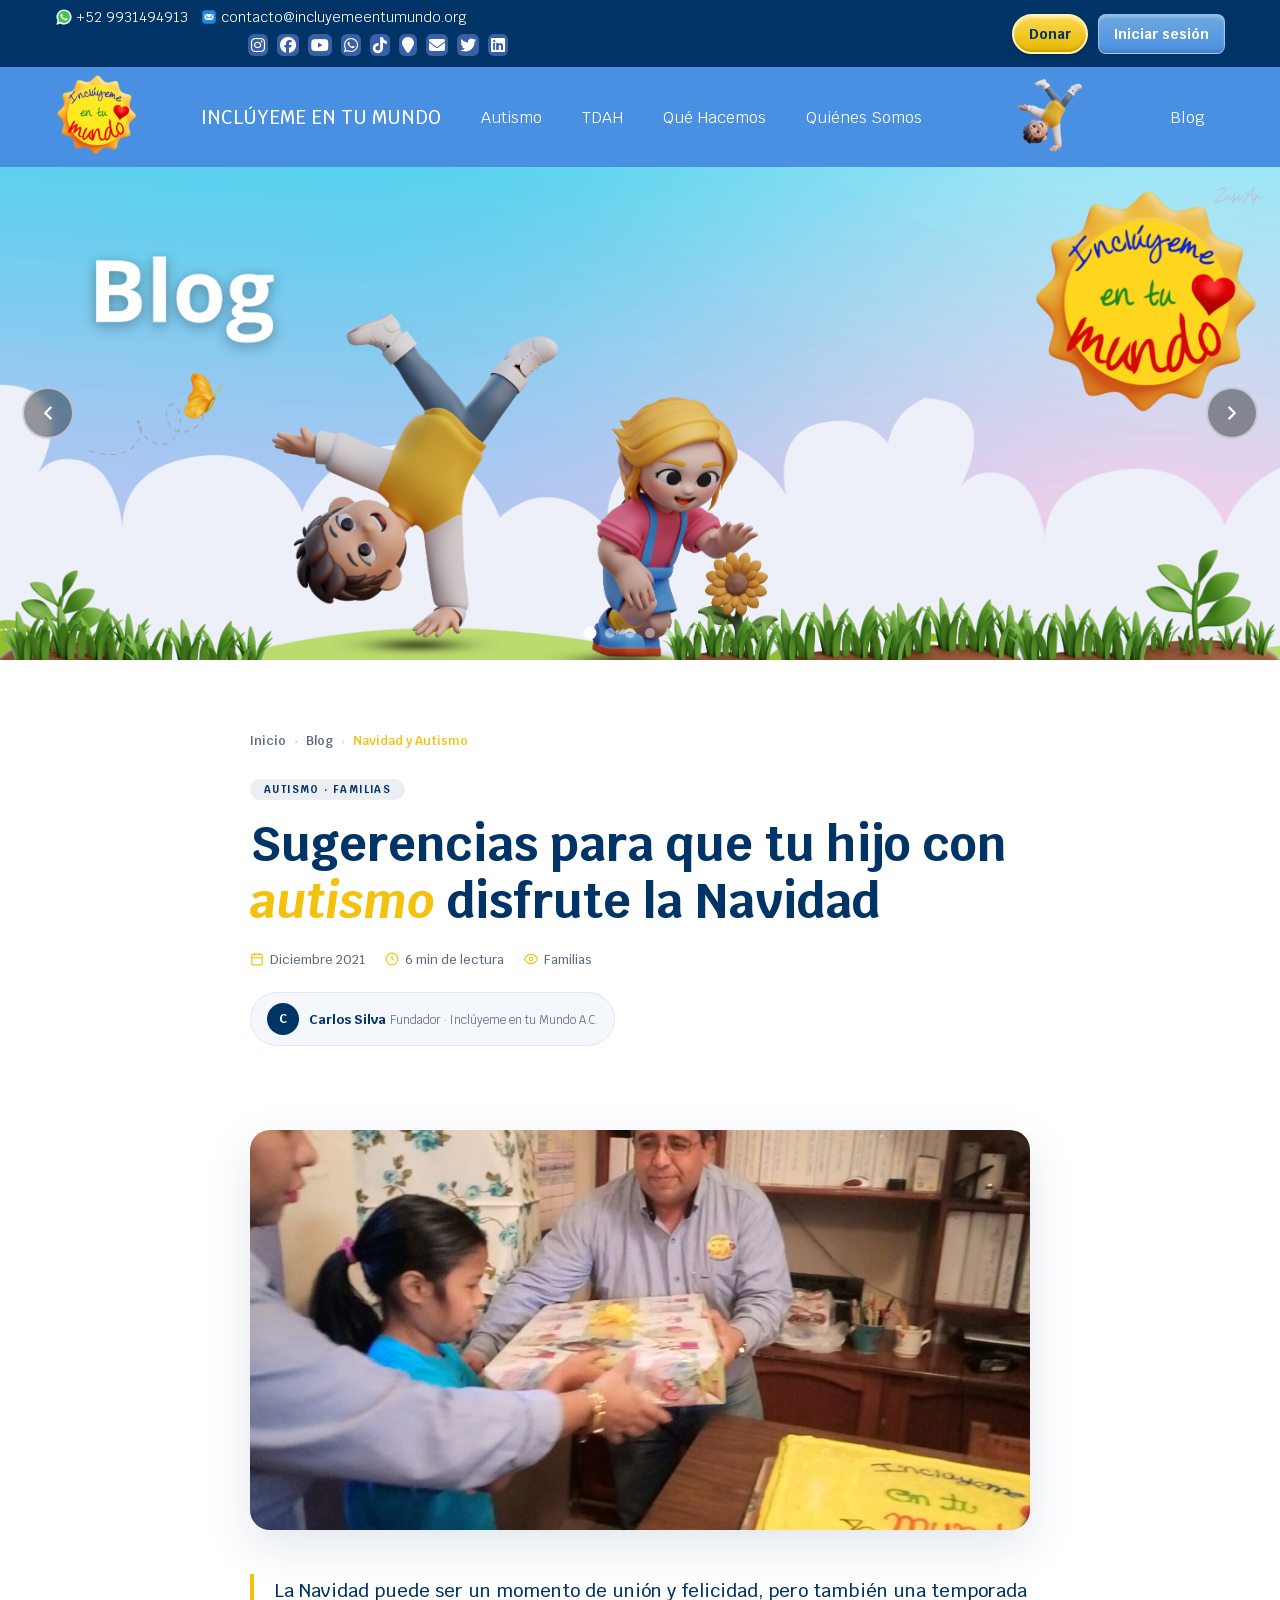
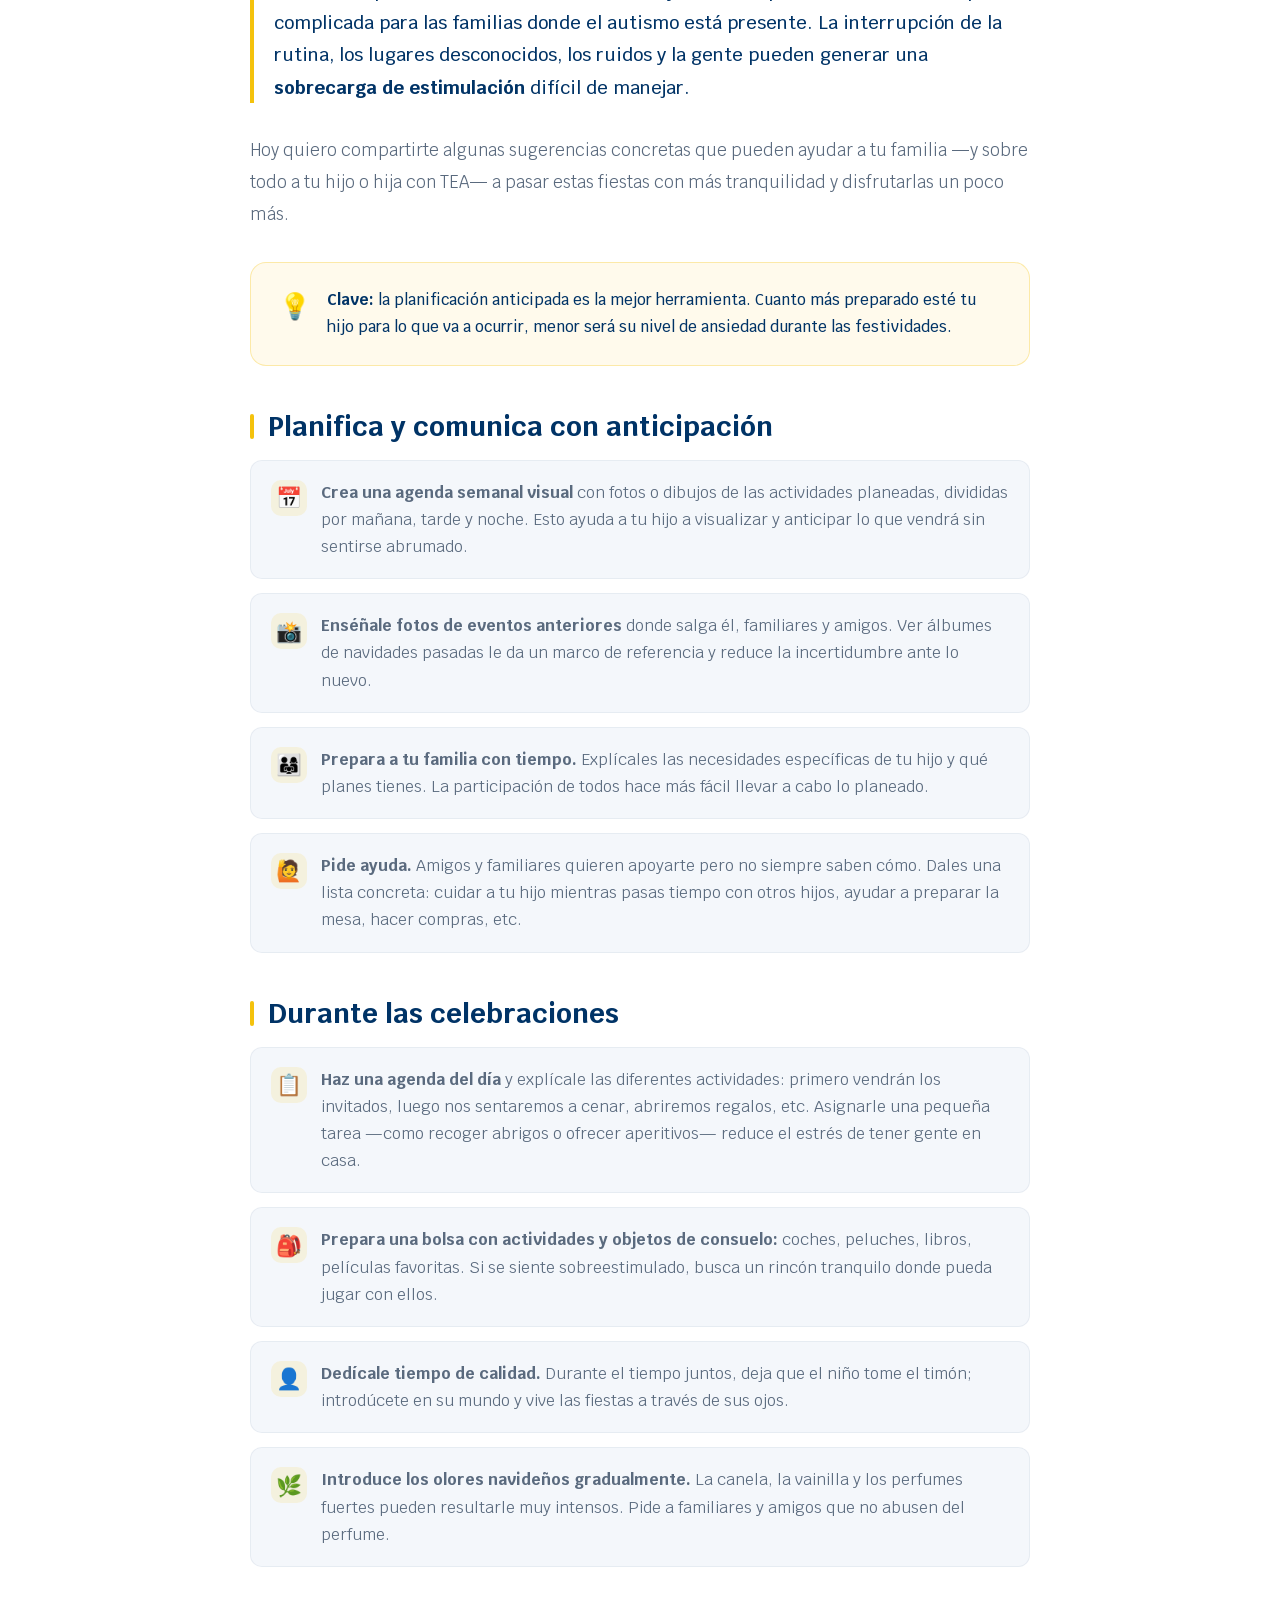
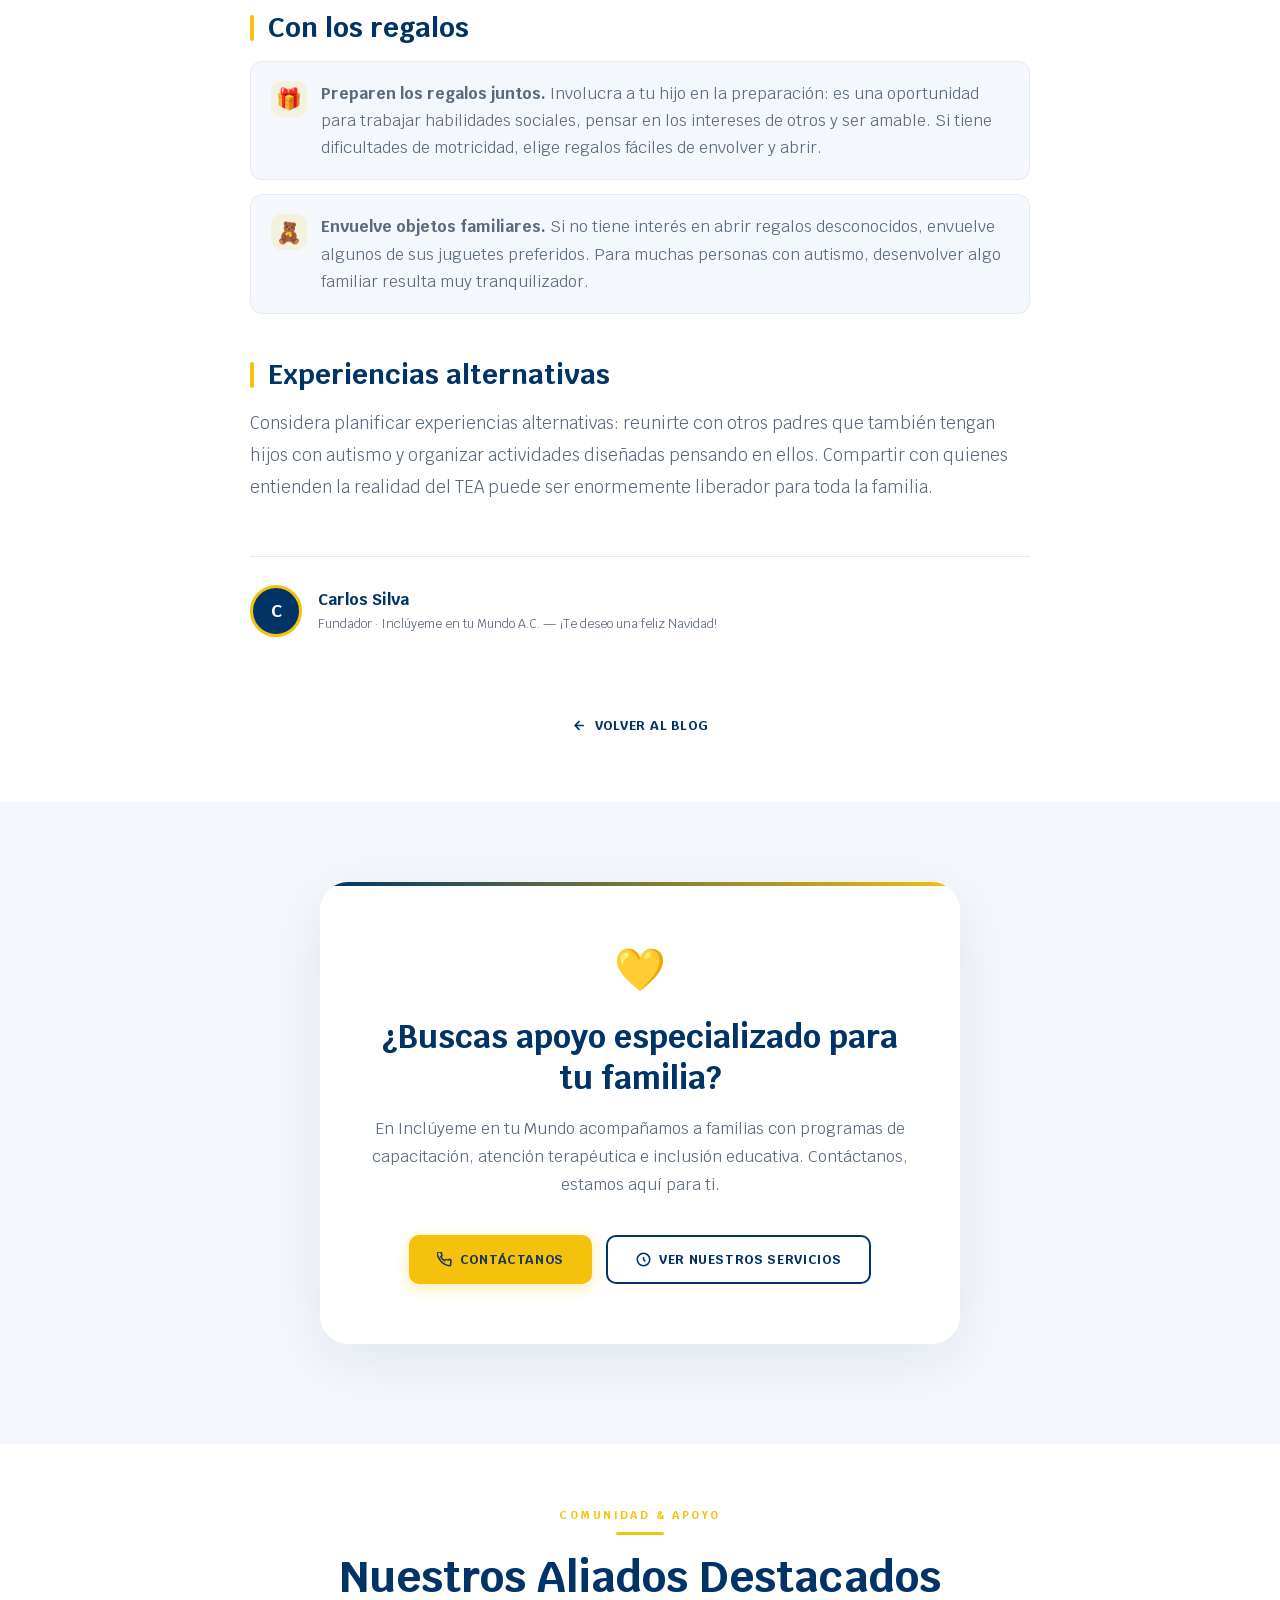
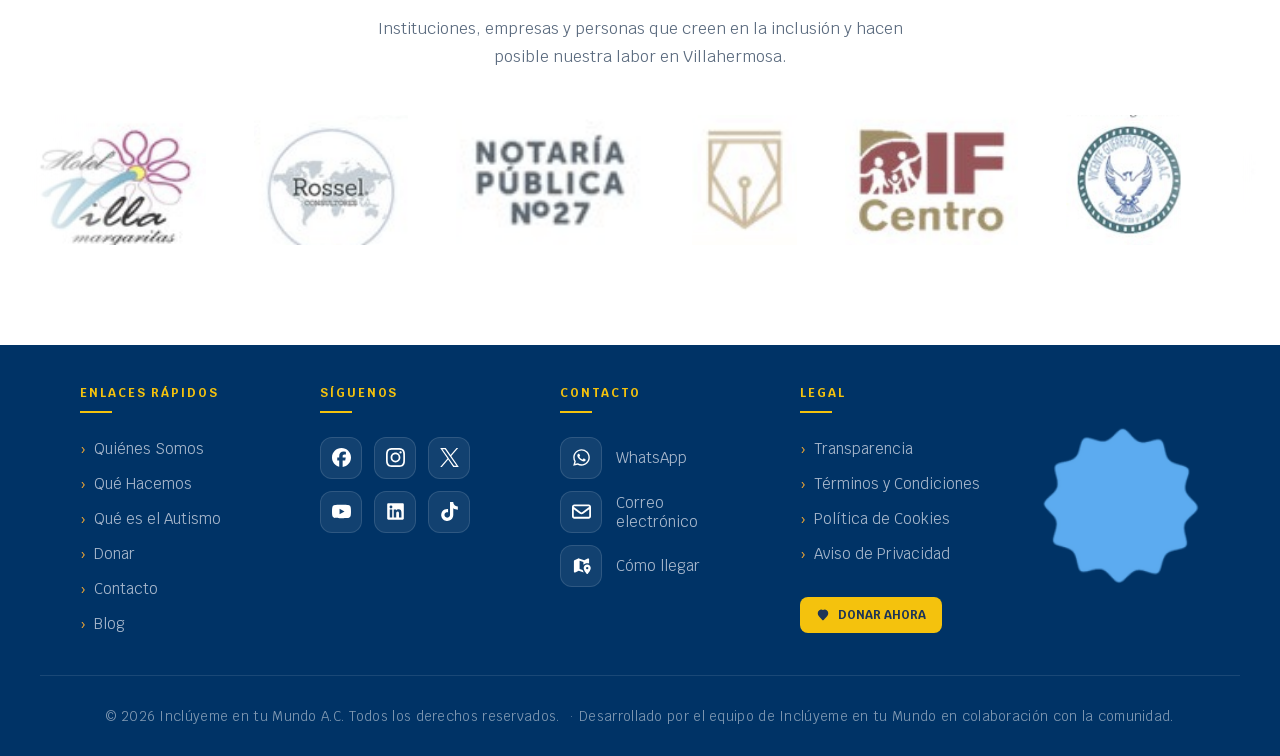
<file: blog-2.html>
<!doctype html>
<html lang="es">
  <head>
    <meta charset="UTF-8" />
    <meta name="viewport" content="width=device-width, initial-scale=1.0" />
    <title>Navidad y Autismo</title>
    <link rel="preconnect" href="https://fonts.googleapis.com" />
    <link rel="preconnect" href="https://fonts.gstatic.com" crossorigin />

    <!-- Favicon -->
    <link rel="icon" href="img/favicon.ico" />
    <link
      rel="apple-touch-icon"
      sizes="180x180"
      href="img/apple-touch-icon.png"
    />

    <!-- CSS -->
    <link rel="stylesheet" href="css/global.css" />
    <link rel="stylesheet" href="css/blog-2.css" />

    <!-- Scripts -->
    <script src="js/global.js" defer></script>
    <script src="js/blog-2.js" defer></script>

    <!-- Fonts -->
    <link
      href="https://fonts.googleapis.com/css2?family=Krub:ital,wght@0,400;0,500;0,600;0,700;1,600&display=swap"
      rel="stylesheet"
    />
    <link
      rel="stylesheet"
      href="https://cdnjs.cloudflare.com/ajax/libs/font-awesome/6.5.0/css/all.min.css"
    />
  </head>

  <body>
    <!-- ================= HEADER PRINCIPAL ================= -->
    <header>
      <!-- Wrapper general de navegación (top bar + menú principal) -->
      <div class="navigation-wrapper">
        <!-- ======== BARRA SUPERIOR (CONTACTO Y REDES) ======== -->
        <div class="top-bar">
          <div class="container top-bar-container">
            <!-- Contenedor de contacto y redes sociales -->
            <div class="contact-wrapper">
              <!-- Información de contacto directa -->
              <div class="contact-info">
                <!-- Enlace a WhatsApp -->
                <a
                  href="https://wa.me/5219931494913"
                  class="whatsapp-link"
                  target="_blank"
                  rel="noopener noreferrer"
                >
                  <img src="icons/whatsapp-color.svg" alt="WhatsApp" />
                  <span>+52 9931494913</span>
                </a>

                <!-- Enlace para enviar correo -->
                <a
                  href="mailto:contacto@incluyemeentumundo.org"
                  class="email-link"
                >
                  <img src="icons/mail-color.svg" alt="Correo" />
                  <span>contacto@incluyemeentumundo.org</span>
                </a>
              </div>

              <!-- Iconos de redes sociales -->
              <div class="social-icons">
                <!-- Instagram -->
                <a
                  href="https://www.instagram.com/incluyemeentumundo/"
                  target="_blank"
                  rel="noopener noreferrer"
                  aria-label="Instagram de Inclúyeme en tu Mundo"
                >
                  <i class="fab fa-instagram"></i>
                </a>

                <!-- Facebook -->
                <a
                  href="https://es-la.facebook.com/incluyemeentumundoac/"
                  target="_blank"
                  rel="noopener noreferrer"
                  aria-label="Facebook de Inclúyeme en tu Mundo"
                >
                  <i class="fab fa-facebook"></i>
                </a>

                <!-- YouTube -->
                <a
                  href="https://www.youtube.com/@incluyeme"
                  target="_blank"
                  rel="noopener noreferrer"
                  aria-label="Canal de YouTube de Inclúyeme en tu Mundo"
                >
                  <i class="fab fa-youtube"></i>
                </a>

                <!-- WhatsApp (acceso rápido) -->
                <a
                  href="https://wa.me/5219931494913"
                  target="_blank"
                  rel="noopener noreferrer"
                  aria-label="Enviar mensaje por WhatsApp a Inclúyeme en tu Mundo"
                >
                  <i class="fab fa-whatsapp"></i>
                </a>

                <!-- TikTok -->
                <a
                  href="https://www.tiktok.com/@incluyemeentumundo"
                  target="_blank"
                  rel="noopener noreferrer"
                  aria-label="TikTok de Inclúyeme en tu Mundo"
                >
                  <i class="fab fa-tiktok"></i>
                </a>

                <!-- Ubicación en Google Maps -->
                <a
                  href="https://maps.app.goo.gl/1Pju8fS2awf7P4PY7"
                  target="_blank"
                  rel="noopener noreferrer"
                  aria-label="Ubicación en Google Maps de Inclúyeme en tu Mundo"
                >
                  <i class="fa fa-map-marker"></i>
                </a>

                <!-- Correo directo -->
                <a
                  href="mailto:contacto@incluyemeentumundo.org"
                  aria-label="Enviar correo a Inclúyeme en tu Mundo"
                >
                  <i class="fa fa-envelope"></i>
                </a>

                <!-- Twitter -->
                <a
                  href="https://twitter.com/incluyemetmundo"
                  target="_blank"
                  rel="noopener noreferrer"
                  aria-label="Twitter de Inclúyeme en tu Mundo"
                >
                  <i class="fab fa-twitter"></i>
                </a>

                <!-- LinkedIn -->
                <a
                  href="https://www.linkedin.com/in/incluyemeentumundo/"
                  target="_blank"
                  rel="noopener noreferrer"
                  aria-label="LinkedIn de Inclúyeme en tu Mundo"
                >
                  <i class="fab fa-linkedin"></i>
                </a>
              </div>
            </div>

            <!-- Botones de acción (donación e inicio de sesión) -->
            <div class="auth-buttons">
              <!-- Botón para donaciones -->
              <a href="donar.html" class="donate-button"> Donar </a>

              <!-- Botón de login -->
              <a
                href="https://incluyemeentumundo.org/api/views/login_usuario.php"
                class="login-button"
              >
                Iniciar sesión
              </a>
            </div>
          </div>
        </div>

        <!-- ======== MENÚ PRINCIPAL DE NAVEGACIÓN ======== -->
        <nav id="menu" aria-label="Navegación principal">
          <div class="container">
            <!-- Logo / Marca -->
            <div class="navbar-brand">
              <a href="index.html">
                <img
                  src="img/logo.png"
                  alt="Inclúyeme en tu Mundo"
                  class="navbar-logo"
                />
              </a>
            </div>

            <!-- Botón hamburguesa para móviles -->
            <button
              class="mobile-toggle"
              aria-expanded="false"
              aria-label="Mostrar u ocultar menú"
              onclick="toggleMobileMenu()"
            >
              ☰
            </button>

            <!-- Lista de enlaces de navegación -->
            <ul class="navbar-nav" id="navbarNav">
              <!-- Página principal -->
              <li>
                <a href="index.html" onclick="handleLinkClick()">
                  INCLÚYEME EN TU MUNDO
                </a>
              </li>

              <!-- Sección Autismo -->
              <li>
                <a href="autismo.html" onclick="handleLinkClick()"> Autismo </a>
              </li>

              <!-- Sección TDAH -->
              <li>
                <a href="tdah.html" onclick="handleLinkClick()"> TDAH </a>
              </li>

              <!-- Qué hacemos -->
              <li>
                <a href="que-hacemos.html" onclick="handleLinkClick()">
                  Qué Hacemos
                </a>
              </li>

              <!-- Quiénes somos -->
              <li>
                <a href="quienes-somos.html" onclick="handleLinkClick()">
                  Quiénes Somos
                </a>
              </li>

              <!-- Elemento visual decorativo (personaje) -->
              <li class="personaje-navbar-wrapper">
                <img
                  src="img/personaje-1.png"
                  alt=""
                  class="personaje-navbar"
                />
              </li>

              <!-- Blog -->
              <li>
                <a href="blog.html" onclick="handleLinkClick()"> Blog </a>
              </li>
            </ul>
          </div>
        </nav>
      </div>
    </header>

    <!-- HERO -->
    <section class="hero" id="hero">
      <!-- SLIDES: las 6 imágenes -->
      <div class="carousel-slide">
        <a href="autismo.html">
          <img
            src="img/carrusel-1.png"
            alt="Información sobre autismo y apoyo a familias"
          />
        </a>
      </div>

      <div class="carousel-slide">
        <a href="tdah.html">
          <img
            src="img/carrusel-2.png"
            alt="Información sobre TDAH y acompañamiento a niños y jóvenes"
          />
        </a>
      </div>
      <div class="carousel-slide">
        <a href="que-hacemos.html">
          <img
            src="img/carrusel-3.png"
            alt="Servicios y programas de Inclúyeme en tu Mundo"
          />
        </a>
      </div>

      <div class="carousel-slide">
        <a href="quienes-somos.html">
          <img
            src="img/carrusel-4.png"
            alt="Historia y misión de Inclúyeme en tu Mundo"
          />
        </a>
      </div>

      <div class="carousel-slide">
        <a href="donar.html">
          <img
            src="img/carrusel-5.png"
            alt="Opciones para donar y apoyar la causa"
          />
        </a>
      </div>

      <div class="carousel-slide active">
        <a href="blog.html">
          <img
            src="img/carrusel-6.png"
            alt="Artículos y contenido del blog sobre inclusión y desarrollo"
          />
        </a>
      </div>

      <!-- Fechas -->
      <button class="carousel-btn prev" aria-label="Anterior">
        <svg viewBox="0 0 24 24"><polyline points="15 18 9 12 15 6" /></svg>
      </button>
      <button class="carousel-btn next" aria-label="Siguiente">
        <svg viewBox="0 0 24 24"><polyline points="9 6 15 12 9 18" /></svg>
      </button>

      <!-- Dots -->
      <div class="carousel-dots" aria-label="Indicadores de diapositiva">
        <button class="carousel-dot active" aria-label="Ir al slide 1"></button>
        <button class="carousel-dot" aria-label="Ir al slide 2"></button>
        <button class="carousel-dot" aria-label="Ir al slide 3"></button>
        <button class="carousel-dot" aria-label="Ir al slide 4"></button>
        <button class="carousel-dot" aria-label="Ir al slide 5"></button>
        <button class="carousel-dot" aria-label="Ir al slide 6"></button>
      </div>
    </section>

    <!-- ===== POST HEADER ===== -->
    <div class="post-header">
      <div class="post-header__inner">
        <nav class="breadcrumb">
          <a href="index.html">Inicio</a>
          <span class="breadcrumb__sep">›</span>
          <a href="blog.html">Blog</a>
          <span class="breadcrumb__sep">›</span>
          <span class="breadcrumb__current">Navidad y Autismo</span>
        </nav>

        <span class="post-tag">Autismo · Familias</span>

        <h1 class="post-header__title">
          Sugerencias para que tu hijo con <em>autismo</em> disfrute la Navidad
        </h1>

        <div class="post-header__meta">
          <span class="post-meta-item">
            <svg viewBox="0 0 24 24">
              <rect x="3" y="4" width="18" height="18" rx="2" />
              <line x1="16" y1="2" x2="16" y2="6" />
              <line x1="8" y1="2" x2="8" y2="6" />
              <line x1="3" y1="10" x2="21" y2="10" />
            </svg>
            Diciembre 2021
          </span>
          <span class="post-meta-item">
            <svg viewBox="0 0 24 24">
              <circle cx="12" cy="12" r="10" />
              <polyline points="12 6 12 12 16 14" />
            </svg>
            6 min de lectura
          </span>
          <span class="post-meta-item">
            <svg viewBox="0 0 24 24">
              <path d="M1 12s4-8 11-8 11 8 11 8-4 8-11 8-11-8-11-8z" />
              <circle cx="12" cy="12" r="3" />
            </svg>
            Familias
          </span>
        </div>

        <div class="post-author-chip">
          <div class="post-author-chip__avatar">C</div>
          <div>
            <span class="post-author-chip__name">Carlos Silva</span>
            <span class="post-author-chip__role"
              >Fundador · Inclúyeme en tu Mundo A.C.</span
            >
          </div>
        </div>
      </div>
    </div>

    <!-- ===== POST BODY ===== -->
    <article class="post-body">
      <div class="post-body__inner">
        <figure class="post-mid-img">
          <img
            src="img/blog-2.jpg"
            alt="Familia con niño con autismo disfrutando la Navidad juntos"
          />
        </figure>

        <p class="post-lead">
          La Navidad puede ser un momento de unión y felicidad, pero también una
          temporada complicada para las familias donde el autismo está presente.
          La interrupción de la rutina, los lugares desconocidos, los ruidos y
          la gente pueden generar una
          <strong>sobrecarga de estimulación</strong> difícil de manejar.
        </p>

        <p>
          Hoy quiero compartirte algunas sugerencias concretas que pueden ayudar
          a tu familia —y sobre todo a tu hijo o hija con TEA— a pasar estas
          fiestas con más tranquilidad y disfrutarlas un poco más.
        </p>

        <div class="post-highlight">
          <span class="post-highlight__icon">💡</span>
          <div class="post-highlight__text">
            <strong>Clave:</strong> la planificación anticipada es la mejor
            herramienta. Cuanto más preparado esté tu hijo para lo que va a
            ocurrir, menor será su nivel de ansiedad durante las festividades.
          </div>
        </div>

        <h2>Planifica y comunica con anticipación</h2>

        <ul class="post-tips">
          <li>
            <span class="tip-icon">📅</span>
            <span
              ><strong>Crea una agenda semanal visual</strong> con fotos o
              dibujos de las actividades planeadas, divididas por mañana, tarde
              y noche. Esto ayuda a tu hijo a visualizar y anticipar lo que
              vendrá sin sentirse abrumado.</span
            >
          </li>
          <li>
            <span class="tip-icon">📸</span>
            <span
              ><strong>Enséñale fotos de eventos anteriores</strong> donde salga
              él, familiares y amigos. Ver álbumes de navidades pasadas le da un
              marco de referencia y reduce la incertidumbre ante lo nuevo.</span
            >
          </li>
          <li>
            <span class="tip-icon">👨‍👩‍👧</span>
            <span
              ><strong>Prepara a tu familia con tiempo.</strong> Explícales las
              necesidades específicas de tu hijo y qué planes tienes. La
              participación de todos hace más fácil llevar a cabo lo
              planeado.</span
            >
          </li>
          <li>
            <span class="tip-icon">🙋</span>
            <span
              ><strong>Pide ayuda.</strong> Amigos y familiares quieren apoyarte
              pero no siempre saben cómo. Dales una lista concreta: cuidar a tu
              hijo mientras pasas tiempo con otros hijos, ayudar a preparar la
              mesa, hacer compras, etc.</span
            >
          </li>
        </ul>

        <h2>Durante las celebraciones</h2>

        <ul class="post-tips">
          <li>
            <span class="tip-icon">📋</span>
            <span
              ><strong>Haz una agenda del día</strong> y explícale las
              diferentes actividades: primero vendrán los invitados, luego nos
              sentaremos a cenar, abriremos regalos, etc. Asignarle una pequeña
              tarea —como recoger abrigos o ofrecer aperitivos— reduce el estrés
              de tener gente en casa.</span
            >
          </li>
          <li>
            <span class="tip-icon">🎒</span>
            <span
              ><strong
                >Prepara una bolsa con actividades y objetos de
                consuelo:</strong
              >
              coches, peluches, libros, películas favoritas. Si se siente
              sobreestimulado, busca un rincón tranquilo donde pueda jugar con
              ellos.</span
            >
          </li>
          <li>
            <span class="tip-icon">👤</span>
            <span
              ><strong>Dedícale tiempo de calidad.</strong> Durante el tiempo
              juntos, deja que el niño tome el timón; introdúcete en su mundo y
              vive las fiestas a través de sus ojos.</span
            >
          </li>
          <li>
            <span class="tip-icon">🌿</span>
            <span
              ><strong>Introduce los olores navideños gradualmente.</strong> La
              canela, la vainilla y los perfumes fuertes pueden resultarle muy
              intensos. Pide a familiares y amigos que no abusen del
              perfume.</span
            >
          </li>
        </ul>

        <h2>Con los regalos</h2>

        <ul class="post-tips">
          <li>
            <span class="tip-icon">🎁</span>
            <span
              ><strong>Preparen los regalos juntos.</strong> Involucra a tu hijo
              en la preparación: es una oportunidad para trabajar habilidades
              sociales, pensar en los intereses de otros y ser amable. Si tiene
              dificultades de motricidad, elige regalos fáciles de envolver y
              abrir.</span
            >
          </li>
          <li>
            <span class="tip-icon">🧸</span>
            <span
              ><strong>Envuelve objetos familiares.</strong> Si no tiene interés
              en abrir regalos desconocidos, envuelve algunos de sus juguetes
              preferidos. Para muchas personas con autismo, desenvolver algo
              familiar resulta muy tranquilizador.</span
            >
          </li>
        </ul>

        <h2>Experiencias alternativas</h2>

        <p>
          Considera planificar experiencias alternativas: reunirte con otros
          padres que también tengan hijos con autismo y organizar actividades
          diseñadas pensando en ellos. Compartir con quienes entienden la
          realidad del TEA puede ser enormemente liberador para toda la familia.
        </p>

        <!-- Firma -->
        <div class="post-signature">
          <div class="post-signature__avatar">C</div>
          <div>
            <span class="post-signature__name">Carlos Silva</span>
            <span class="post-signature__role"
              >Fundador · Inclúyeme en tu Mundo A.C. — ¡Te deseo una feliz
              Navidad!</span
            >
          </div>
        </div>
      </div>
    </article>

    <!-- ===== BACK ===== -->
    <div class="back-section">
      <a href="blog.html" class="back-link">
        <svg
          viewBox="0 0 24 24"
          fill="none"
          stroke="currentColor"
          stroke-width="2.5"
        >
          <path d="M19 12H5M12 5l-7 7 7 7" />
        </svg>
        Volver al blog
      </a>
    </div>

    <!-- ===== CTA ===== -->
    <section class="cta-section">
      <div class="cta-box">
        <span class="cta-icon">💛</span>
        <h2>¿Buscas apoyo especializado para tu familia?</h2>
        <p>
          En Inclúyeme en tu Mundo acompañamos a familias con programas de
          capacitación, atención terapéutica e inclusión educativa. Contáctanos,
          estamos aquí para ti.
        </p>
        <div class="cta-btns">
          <a href="contacto.html" class="btn btn-primary">
            <svg
              width="15"
              height="15"
              viewBox="0 0 24 24"
              fill="none"
              stroke="currentColor"
              stroke-width="2.5"
            >
              <path
                d="M22 16.92v3a2 2 0 01-2.18 2 19.79 19.79 0 01-8.63-3.07A19.5 19.5 0 013.07 9.81 19.79 19.79 0 010 1.18 2 2 0 012 0h3a2 2 0 012 1.72c.127.96.361 1.903.7 2.81a2 2 0 01-.45 2.11L6.09 7.91a16 16 0 006 6l1.27-1.27a2 2 0 012.11-.45c.907.339 1.85.573 2.81.7A2 2 0 0122 14.92v2z"
              />
            </svg>
            Contáctanos
          </a>
          <a href="servicios.html" class="btn btn-outline">
            <svg
              width="15"
              height="15"
              viewBox="0 0 24 24"
              fill="none"
              stroke="currentColor"
              stroke-width="2.5"
            >
              <circle cx="12" cy="12" r="10" />
              <path d="M12 8v4l3 3" />
            </svg>
            Ver nuestros servicios
          </a>
        </div>
      </div>
    </section>

    <!-- SPONSOR CAROUSEL -->
    <section class="sponsors-section">
      <div class="sponsors-header">
        <span class="sponsors-eyebrow">Comunidad & Apoyo</span>
        <div class="sponsors-gold-bar"></div>
        <h2 class="sponsors-title">Nuestros Aliados Destacados</h2>
        <p class="sponsors-subtitle">
          Instituciones, empresas y personas que creen en la inclusión y hacen
          posible nuestra labor en Villahermosa.
        </p>
      </div>

      <div class="sponsors-track-wrap">
        <div class="sponsors-track">
          <img src="img/logos/donantes_00.png" alt="Aliado" />
          <img src="img/logos/donantes_01.png" alt="Aliado" />
          <img src="img/logos/donantes_02.png" alt="Aliado" />
          <img src="img/logos/donantes_03.png" alt="Aliado" />
          <img src="img/logos/donantes_04.png" alt="Aliado" />
          <img src="img/logos/donantes_05.png" alt="Aliado" />
          <img src="img/logos/donantes_06.png" alt="Aliado" />
          <img src="img/logos/donantes_07.png" alt="Aliado" />
          <img src="img/logos/donantes_08.png" alt="Aliado" />
          <img src="img/logos/donantes_09.png" alt="Aliado" />
          <img src="img/logos/donantes_10.png" alt="Aliado" />
          <img src="img/logos/donantes_11.png" alt="Aliado" />
          <img src="img/logos/donantes_12.png" alt="Aliado" />
          <img src="img/logos/donantes_13.png" alt="Aliado" />
          <img src="img/logos/donantes_14.png" alt="Aliado" />
          <img src="img/logos/donantes_15.png" alt="Aliado" />
          <img src="img/logos/donantes_16.png" alt="Aliado" />
          <img src="img/logos/donantes_17.png" alt="Aliado" />
          <img src="img/logos/donantes_18.png" alt="Aliado" />
          <img src="img/logos/donantes_19.png" alt="Aliado" />
          <img src="img/logos/donantes_20.png" alt="Aliado" />
          <img src="img/logos/donantes_21.png" alt="Aliado" />
          <img src="img/logos/donantes_22.png" alt="Aliado" />
          <img src="img/logos/donantes_23.png" alt="Aliado" />
          <img src="img/logos/donantes_24.png" alt="Aliado" />

          <!-- Duplicado para loop infinito -->
          <img src="img/logos/donantes_00.png" alt="Aliado" />
          <img src="img/logos/donantes_01.png" alt="Aliado" />
          <img src="img/logos/donantes_02.png" alt="Aliado" />
          <img src="img/logos/donantes_03.png" alt="Aliado" />
          <img src="img/logos/donantes_04.png" alt="Aliado" />
          <img src="img/logos/donantes_05.png" alt="Aliado" />
          <img src="img/logos/donantes_06.png" alt="Aliado" />
          <img src="img/logos/donantes_07.png" alt="Aliado" />
          <img src="img/logos/donantes_08.png" alt="Aliado" />
          <img src="img/logos/donantes_09.png" alt="Aliado" />
          <img src="img/logos/donantes_10.png" alt="Aliado" />
          <img src="img/logos/donantes_11.png" alt="Aliado" />
          <img src="img/logos/donantes_12.png" alt="Aliado" />
          <img src="img/logos/donantes_13.png" alt="Aliado" />
          <img src="img/logos/donantes_14.png" alt="Aliado" />
          <img src="img/logos/donantes_15.png" alt="Aliado" />
          <img src="img/logos/donantes_16.png" alt="Aliado" />
          <img src="img/logos/donantes_17.png" alt="Aliado" />
          <img src="img/logos/donantes_18.png" alt="Aliado" />
          <img src="img/logos/donantes_19.png" alt="Aliado" />
          <img src="img/logos/donantes_20.png" alt="Aliado" />
          <img src="img/logos/donantes_21.png" alt="Aliado" />
          <img src="img/logos/donantes_22.png" alt="Aliado" />
          <img src="img/logos/donantes_23.png" alt="Aliado" />
          <img src="img/logos/donantes_24.png" alt="Aliado" />
        </div>
      </div>
    </section>

    <!-- ================= FOOTER GLOBAL ================= -->
    <footer role="contentinfo">
      <!-- Wrapper principal del footer -->
      <div class="footer-container">
        <!-- ======== COLUMNA: ENLACES DE NAVEGACIÓN ======== -->
        <nav class="footer-links" aria-label="Enlaces rápidos del sitio">
          <h3>Enlaces Rápidos</h3>
          <ul>
            <li><a href="quienes-somos.html">Quiénes Somos</a></li>
            <li><a href="que-hacemos.html">Qué Hacemos</a></li>
            <li><a href="que-es-autismo.html">Qué es el Autismo</a></li>
            <li><a href="donar.html">Donar</a></li>
            <li><a href="contacto.html">Contacto</a></li>
            <li><a href="blog.html">Blog</a></li>
          </ul>
        </nav>

        <!-- ======== COLUMNA: REDES SOCIALES ======== -->
        <section class="footer-social" aria-label="Redes sociales">
          <h3>Síguenos</h3>

          <!-- Iconos de redes -->
          <div class="social-icons">
            <!-- Facebook -->
            <a
              href="https://www.facebook.com/incluyemeentumundoac/"
              target="_blank"
              rel="noopener noreferrer external"
              aria-label="Visitar Facebook"
            >
              <img src="icons/facebook.svg" alt="" />
            </a>

            <!-- Instagram -->
            <a
              href="https://www.instagram.com/incluyemeentumundo/"
              target="_blank"
              rel="noopener noreferrer external"
              aria-label="Visitar Instagram"
            >
              <img src="icons/instagram.svg" alt="" />
            </a>

            <!-- X (Twitter) -->
            <a
              href="https://x.com/incluyemetmundo"
              target="_blank"
              rel="noopener noreferrer external"
              aria-label="Visitar perfil en X"
            >
              <img src="icons/x.svg" alt="" />
            </a>

            <!-- YouTube -->
            <a
              href="https://www.youtube.com/@incluyeme/videos"
              target="_blank"
              rel="noopener noreferrer external"
              aria-label="Ver canal de YouTube"
            >
              <img src="icons/youtube.svg" alt="" />
            </a>

            <!-- LinkedIn -->
            <a
              href="https://www.linkedin.com/in/incluyemeentumundo/"
              target="_blank"
              rel="noopener noreferrer external"
              aria-label="Visitar LinkedIn"
            >
              <img src="icons/linkedin.svg" alt="" />
            </a>

            <!-- TikTok -->
            <a
              href="https://www.tiktok.com/@incluyemeentumundo"
              target="_blank"
              rel="noopener noreferrer external"
              aria-label="Ver contenido en TikTok"
            >
              <img src="icons/tiktok.svg" alt="" />
            </a>
          </div>
        </section>

        <!-- ======== COLUMNA: CONTACTO DIRECTO ======== -->
        <section class="footer-contact" aria-label="Contacto directo">
          <h3>Contacto</h3>

          <div class="contact-icons">
            <!-- WhatsApp -->
            <a
              href="https://wa.me/529931494913"
              target="_blank"
              rel="noopener noreferrer external"
              class="contact-item"
              aria-label="Enviar mensaje por WhatsApp"
            >
              <span class="icon-wrap">
                <img src="icons/whatsapp.svg" alt="" />
              </span>
              WhatsApp
            </a>

            <!-- Correo -->
            <a
              href="mailto:contacto@incluyemeentumundo.org"
              class="contact-item"
              aria-label="Enviar correo electrónico"
            >
              <span class="icon-wrap">
                <img src="icons/email.svg" alt="" />
              </span>
              Correo electrónico
            </a>

            <!-- Ubicación / ruta -->
            <a
              href="https://www.google.com/maps/dir/?api=1&destination=17.9842652,-92.9225942"
              target="_blank"
              rel="noopener noreferrer external"
              class="contact-item"
              aria-label="Abrir ruta en Google Maps"
            >
              <span class="icon-wrap">
                <img src="icons/googlemaps.svg" alt="" />
              </span>
              Cómo llegar
            </a>
          </div>
        </section>

        <!-- ======== COLUMNA: INFORMACIÓN LEGAL ======== -->
        <section class="footer-legal-col" aria-label="Información legal">
          <h3>Legal</h3>

          <ul>
            <li><a href="#" class="no-click">Transparencia</a></li>
            <li><a href="#" class="no-click">Términos y Condiciones</a></li>
            <li><a href="#" class="no-click">Política de Cookies</a></li>
            <li><a href="#" class="no-click">Aviso de Privacidad</a></li>
          </ul>

          <!-- CTA: Donación -->
          <a
            href="donar.html"
            class="footer-donate-btn"
            aria-label="Donar ahora"
          >
            <svg
              xmlns="http://www.w3.org/2000/svg"
              viewBox="0 0 24 24"
              fill="currentColor"
              aria-hidden="true"
            >
              <path
                d="M12 21.593c-.425-.396-8.993-7.677-8.993-12.03A6.007 6.007 0 0 1 12 3.564a6.007 6.007 0 0 1 8.993 6C20.993 13.916 12.425 21.197 12 21.593z"
              />
            </svg>
            Donar ahora
          </a>
        </section>

        <!-- ======== LOGO INSTITUCIONAL ======== -->
        <div class="footer-logo">
          <a href="index.html">
            <img src="img/logo.png" alt="Logo de Inclúyeme en tu Mundo" />
          </a>
        </div>
      </div>

      <!-- ======== BARRA INFERIOR (COPYRIGHT) ======== -->
      <div class="footer-bottom">
        <p>
          &copy; 2026 Inclúyeme en tu Mundo A.C. Todos los derechos reservados.
        </p>
        <p>
          Desarrollado por el equipo de Inclúyeme en tu Mundo en colaboración
          con la comunidad.
        </p>
      </div>
    </footer>
  </body>
</html>
</file>
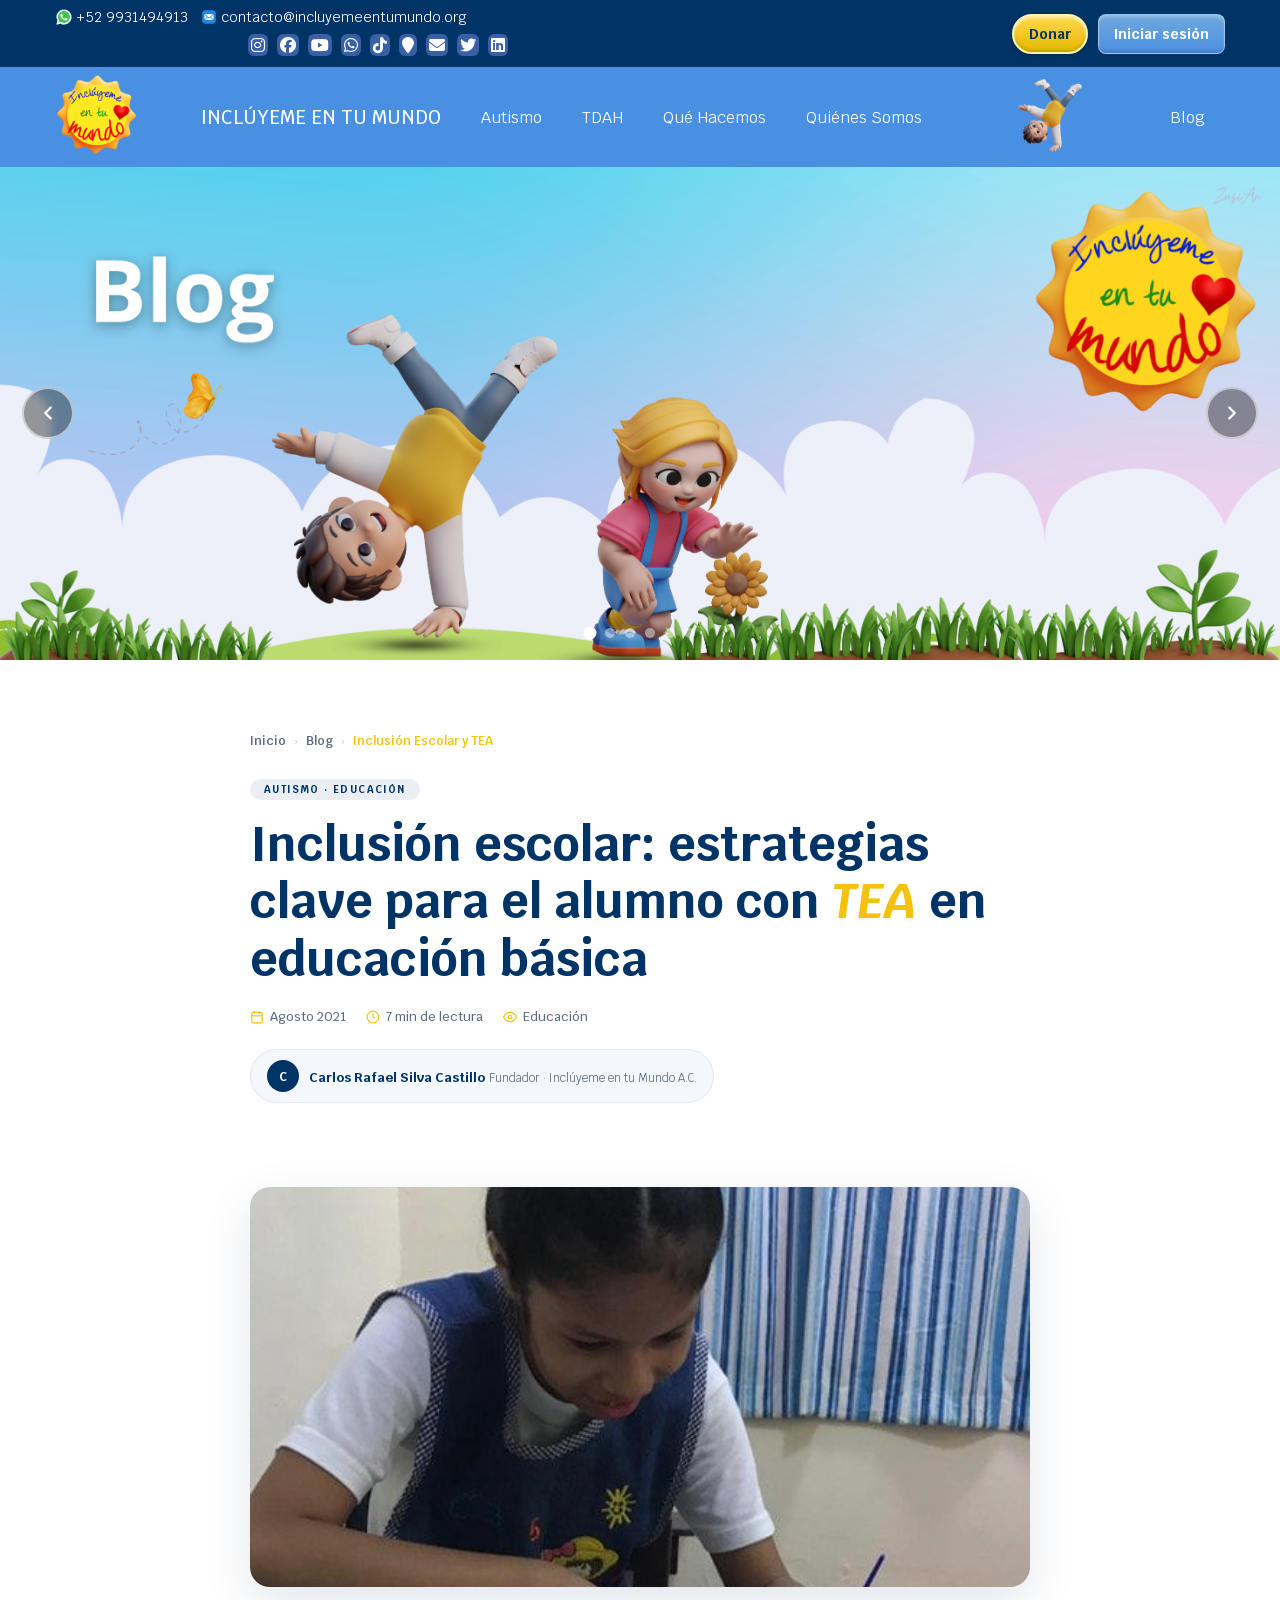
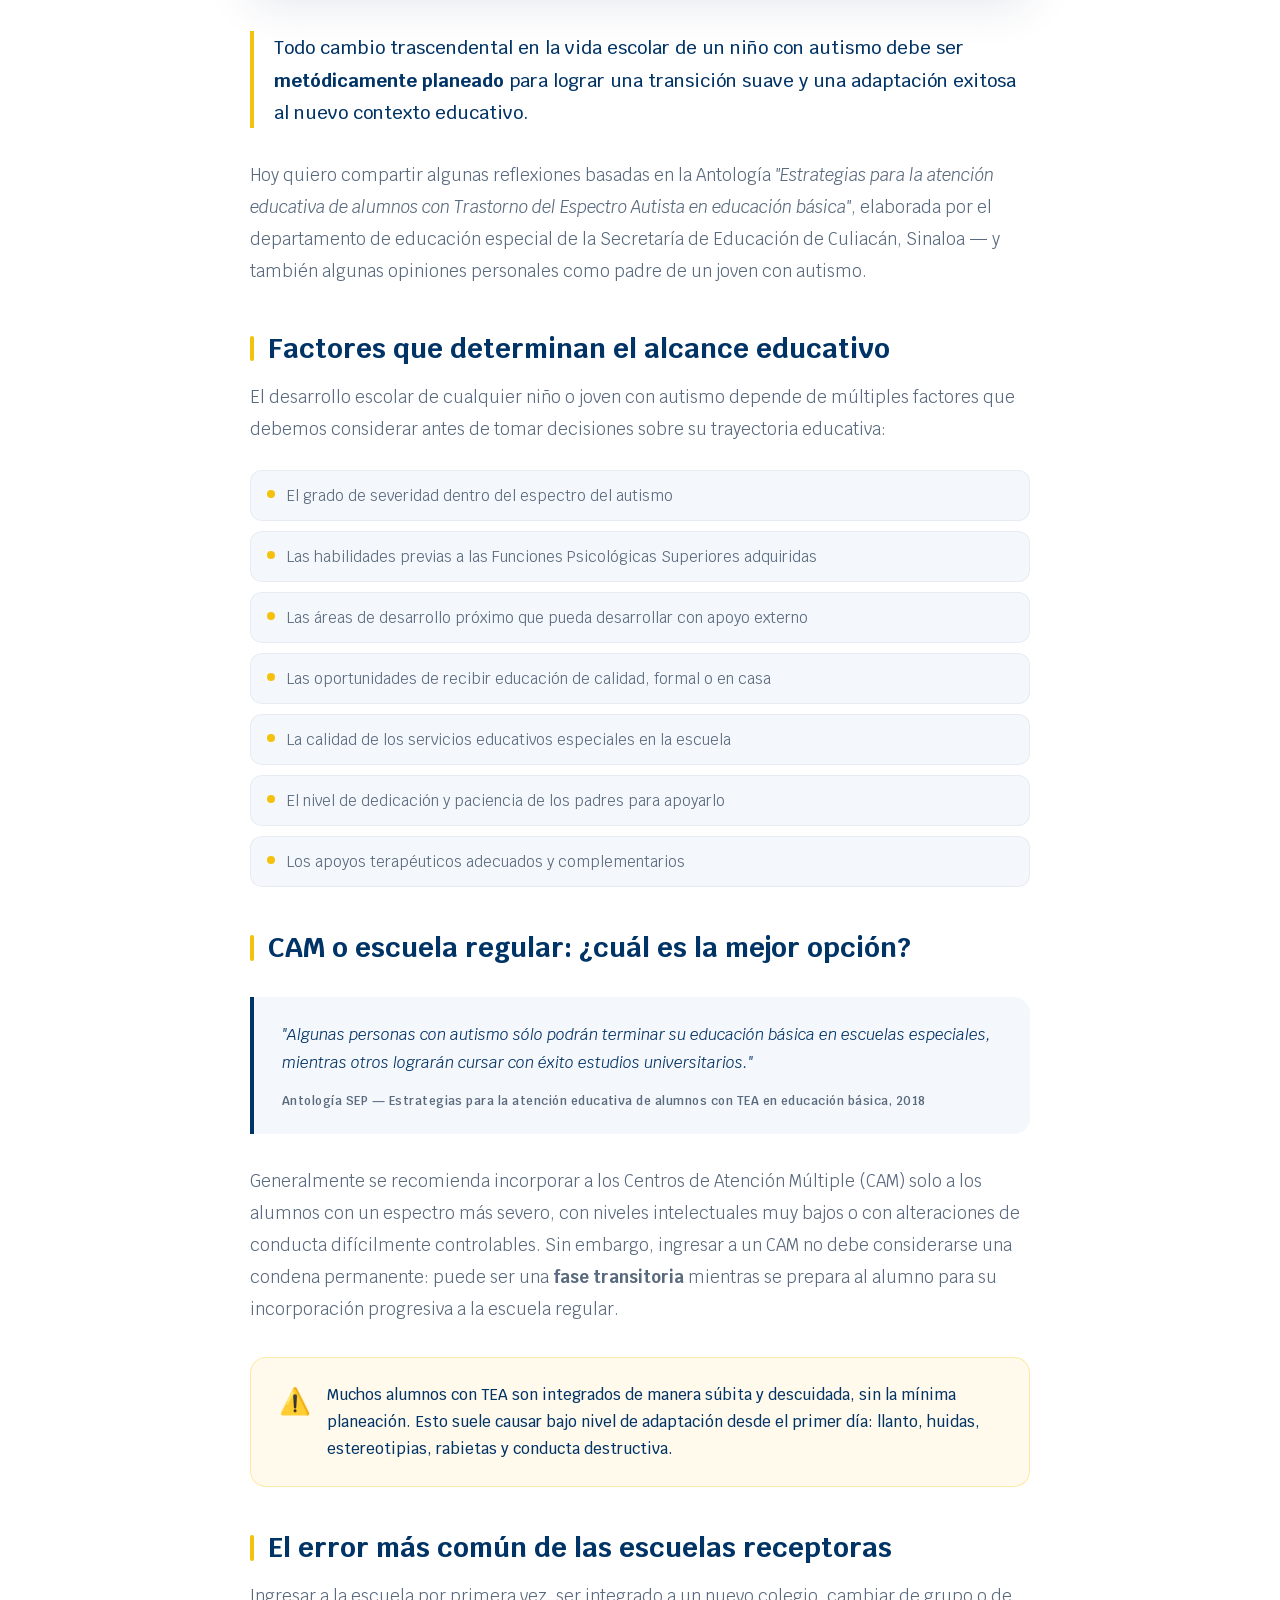
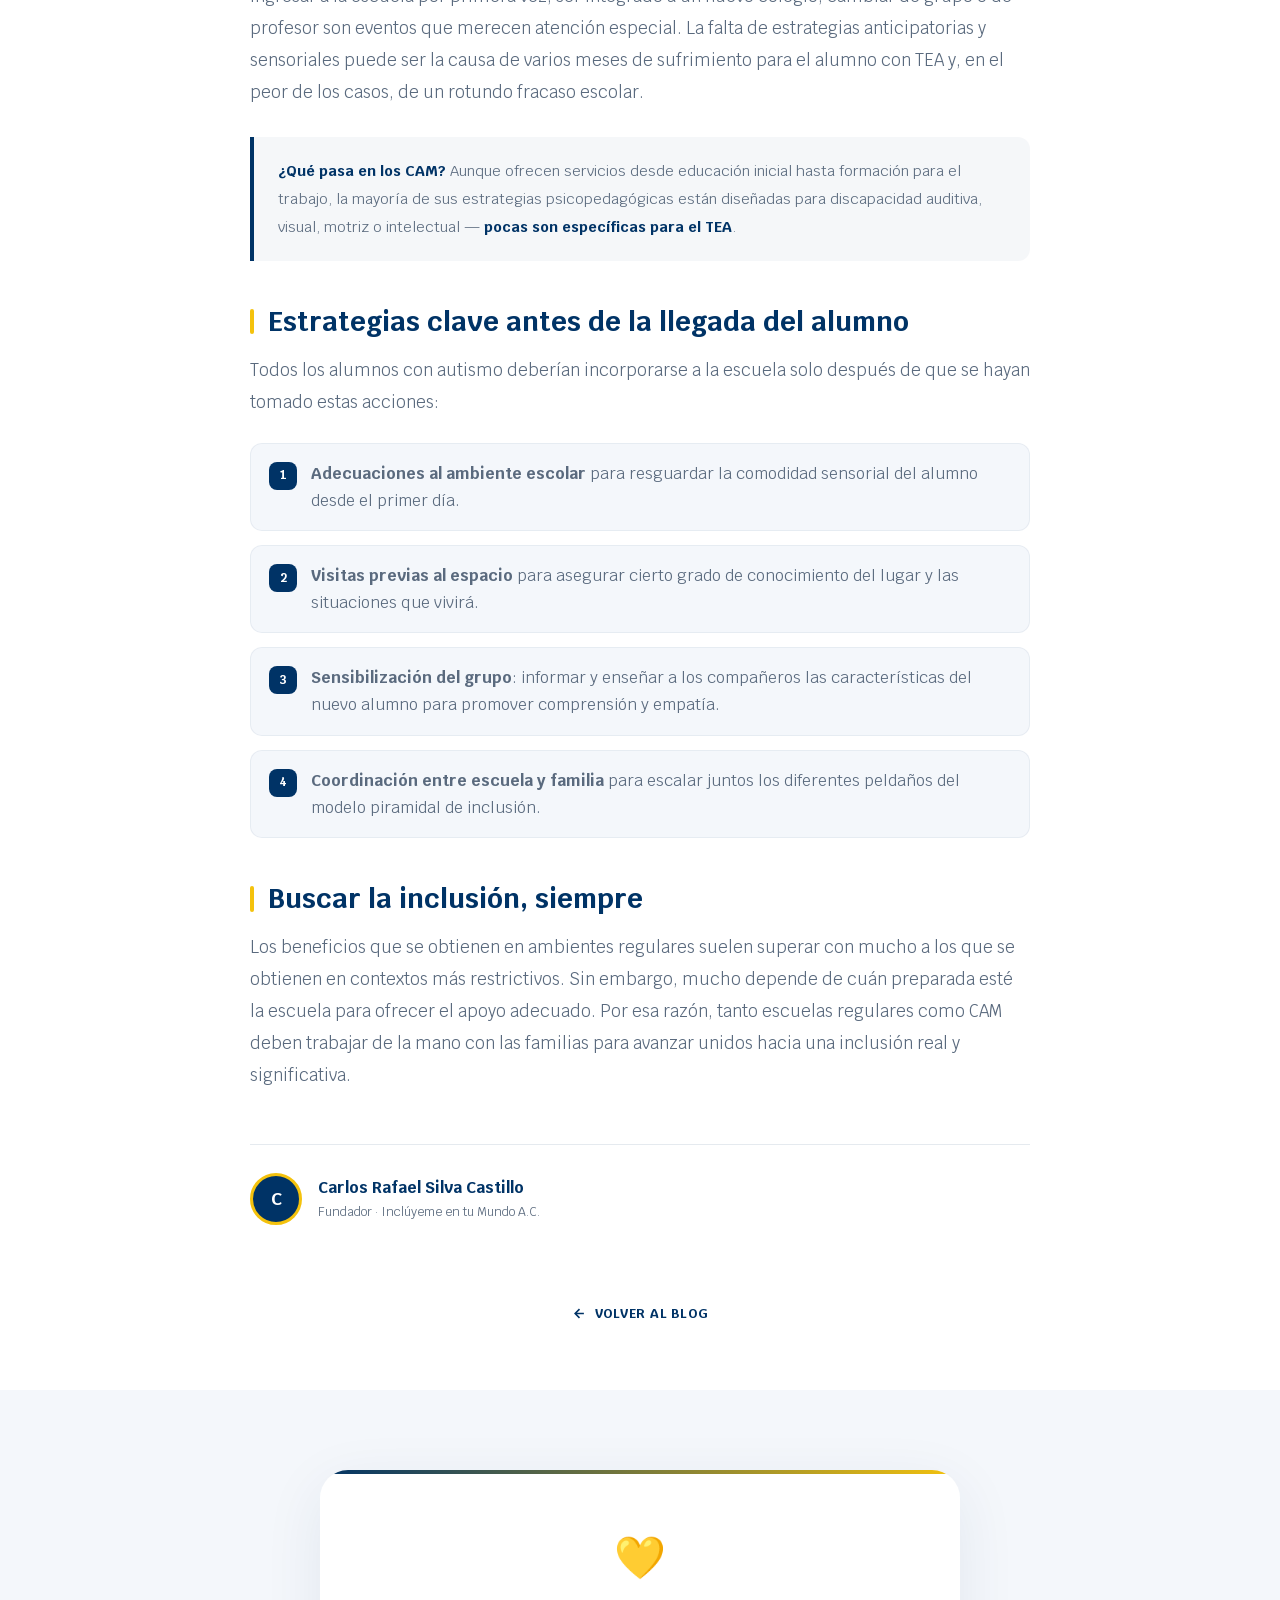
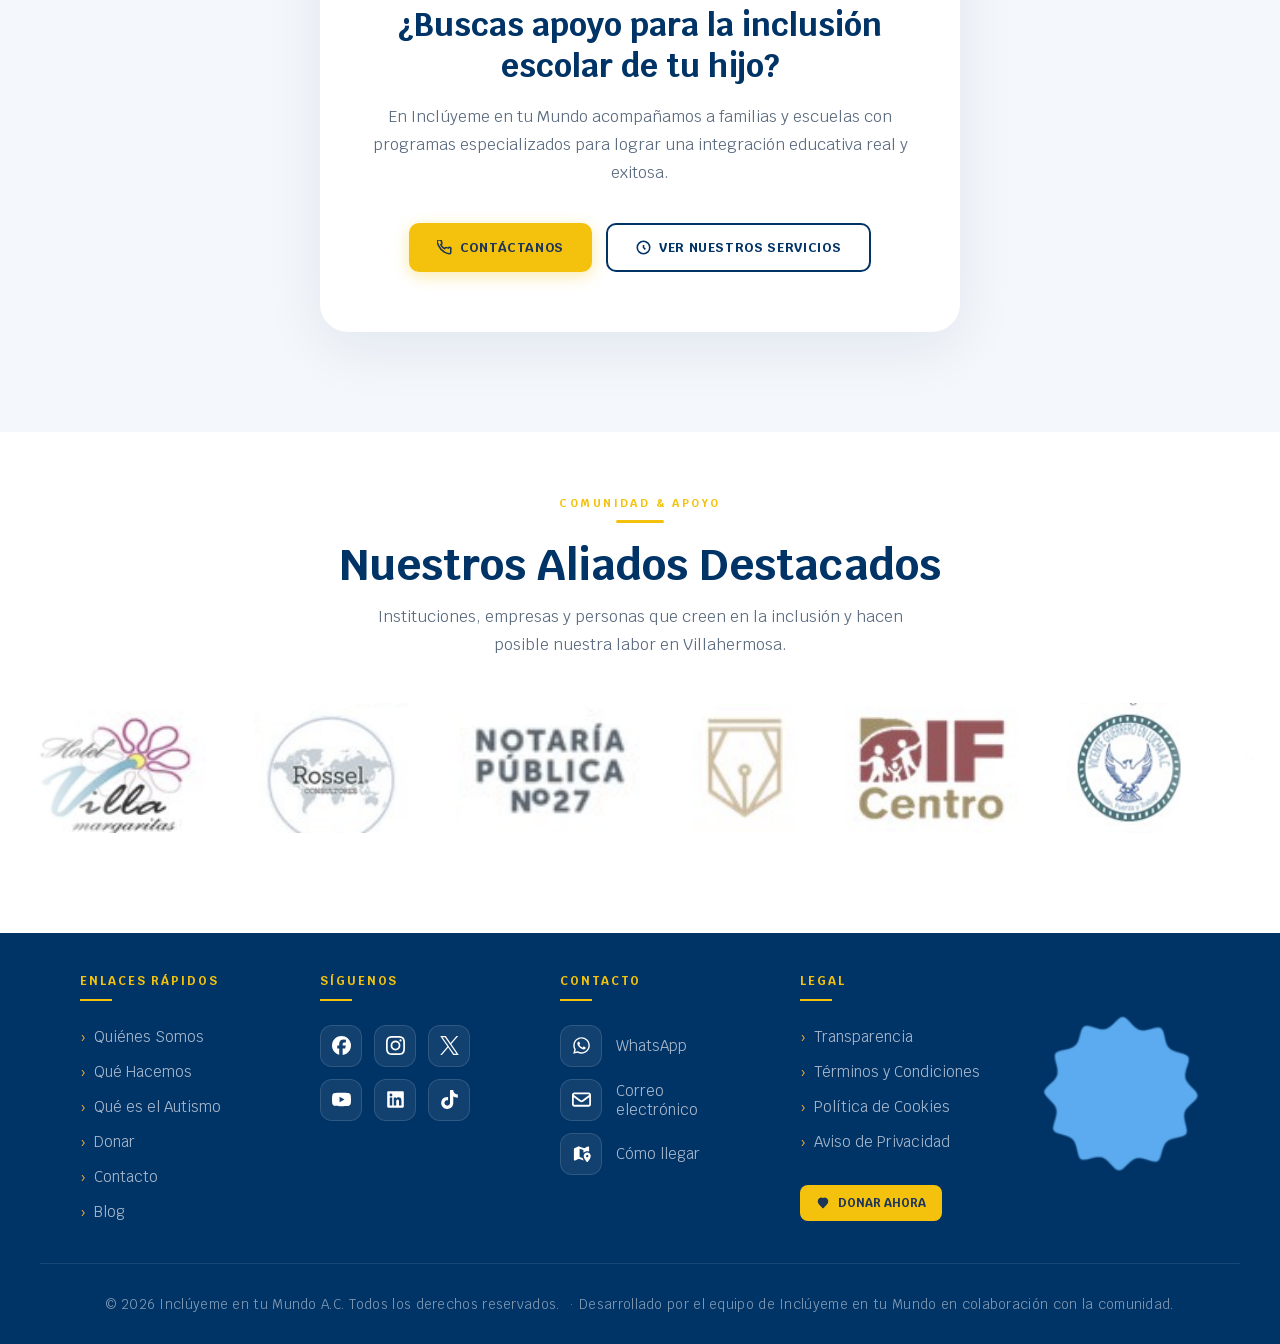
<file: blog-3.html>
<!doctype html>
<html lang="es">
  <head>
    <meta charset="UTF-8" />
    <meta name="viewport" content="width=device-width, initial-scale=1.0" />
    <title>Inclusión Escolar</title>
    <link rel="preconnect" href="https://fonts.googleapis.com" />
    <link rel="preconnect" href="https://fonts.gstatic.com" crossorigin />

    <!-- Favicon -->
    <link rel="icon" href="img/favicon.ico" />
    <link
      rel="apple-touch-icon"
      sizes="180x180"
      href="img/apple-touch-icon.png"
    />

    <!-- CSS -->
    <link rel="stylesheet" href="css/global.css" />
    <link rel="stylesheet" href="css/blog-3.css" />

    <!-- Scripts -->
    <script src="js/global.js" defer></script>
    <script src="js/blog-3.js" defer></script>

    <!-- Fonts -->
    <link
      href="https://fonts.googleapis.com/css2?family=Krub:ital,wght@0,400;0,500;0,600;0,700;1,600&display=swap"
      rel="stylesheet"
    />
    <link
      rel="stylesheet"
      href="https://cdnjs.cloudflare.com/ajax/libs/font-awesome/6.5.0/css/all.min.css"
    />
  </head>

  <body>
    <!-- ================= HEADER PRINCIPAL ================= -->
    <header>
      <!-- Wrapper general de navegación (top bar + menú principal) -->
      <div class="navigation-wrapper">
        <!-- ======== BARRA SUPERIOR (CONTACTO Y REDES) ======== -->
        <div class="top-bar">
          <div class="container top-bar-container">
            <!-- Contenedor de contacto y redes sociales -->
            <div class="contact-wrapper">
              <!-- Información de contacto directa -->
              <div class="contact-info">
                <!-- Enlace a WhatsApp -->
                <a
                  href="https://wa.me/5219931494913"
                  class="whatsapp-link"
                  target="_blank"
                  rel="noopener noreferrer"
                >
                  <img src="icons/whatsapp-color.svg" alt="WhatsApp" />
                  <span>+52 9931494913</span>
                </a>

                <!-- Enlace para enviar correo -->
                <a
                  href="mailto:contacto@incluyemeentumundo.org"
                  class="email-link"
                >
                  <img src="icons/mail-color.svg" alt="Correo" />
                  <span>contacto@incluyemeentumundo.org</span>
                </a>
              </div>

              <!-- Iconos de redes sociales -->
              <div class="social-icons">
                <!-- Instagram -->
                <a
                  href="https://www.instagram.com/incluyemeentumundo/"
                  target="_blank"
                  rel="noopener noreferrer"
                  aria-label="Instagram de Inclúyeme en tu Mundo"
                >
                  <i class="fab fa-instagram"></i>
                </a>

                <!-- Facebook -->
                <a
                  href="https://es-la.facebook.com/incluyemeentumundoac/"
                  target="_blank"
                  rel="noopener noreferrer"
                  aria-label="Facebook de Inclúyeme en tu Mundo"
                >
                  <i class="fab fa-facebook"></i>
                </a>

                <!-- YouTube -->
                <a
                  href="https://www.youtube.com/@incluyeme"
                  target="_blank"
                  rel="noopener noreferrer"
                  aria-label="Canal de YouTube de Inclúyeme en tu Mundo"
                >
                  <i class="fab fa-youtube"></i>
                </a>

                <!-- WhatsApp (acceso rápido) -->
                <a
                  href="https://wa.me/5219931494913"
                  target="_blank"
                  rel="noopener noreferrer"
                  aria-label="Enviar mensaje por WhatsApp a Inclúyeme en tu Mundo"
                >
                  <i class="fab fa-whatsapp"></i>
                </a>

                <!-- TikTok -->
                <a
                  href="https://www.tiktok.com/@incluyemeentumundo"
                  target="_blank"
                  rel="noopener noreferrer"
                  aria-label="TikTok de Inclúyeme en tu Mundo"
                >
                  <i class="fab fa-tiktok"></i>
                </a>

                <!-- Ubicación en Google Maps -->
                <a
                  href="https://maps.app.goo.gl/1Pju8fS2awf7P4PY7"
                  target="_blank"
                  rel="noopener noreferrer"
                  aria-label="Ubicación en Google Maps de Inclúyeme en tu Mundo"
                >
                  <i class="fa fa-map-marker"></i>
                </a>

                <!-- Correo directo -->
                <a
                  href="mailto:contacto@incluyemeentumundo.org"
                  aria-label="Enviar correo a Inclúyeme en tu Mundo"
                >
                  <i class="fa fa-envelope"></i>
                </a>

                <!-- Twitter -->
                <a
                  href="https://twitter.com/incluyemetmundo"
                  target="_blank"
                  rel="noopener noreferrer"
                  aria-label="Twitter de Inclúyeme en tu Mundo"
                >
                  <i class="fab fa-twitter"></i>
                </a>

                <!-- LinkedIn -->
                <a
                  href="https://www.linkedin.com/in/incluyemeentumundo/"
                  target="_blank"
                  rel="noopener noreferrer"
                  aria-label="LinkedIn de Inclúyeme en tu Mundo"
                >
                  <i class="fab fa-linkedin"></i>
                </a>
              </div>
            </div>

            <!-- Botones de acción (donación e inicio de sesión) -->
            <div class="auth-buttons">
              <!-- Botón para donaciones -->
              <a href="donar.html" class="donate-button"> Donar </a>

              <!-- Botón de login -->
              <a
                href="https://incluyemeentumundo.org/api/views/login_usuario.php"
                class="login-button"
              >
                Iniciar sesión
              </a>
            </div>
          </div>
        </div>

        <!-- ======== MENÚ PRINCIPAL DE NAVEGACIÓN ======== -->
        <nav id="menu" aria-label="Navegación principal">
          <div class="container">
            <!-- Logo / Marca -->
            <div class="navbar-brand">
              <a href="index.html">
                <img
                  src="img/logo.png"
                  alt="Inclúyeme en tu Mundo"
                  class="navbar-logo"
                />
              </a>
            </div>

            <!-- Botón hamburguesa para móviles -->
            <button
              class="mobile-toggle"
              aria-expanded="false"
              aria-label="Mostrar u ocultar menú"
              onclick="toggleMobileMenu()"
            >
              ☰
            </button>

            <!-- Lista de enlaces de navegación -->
            <ul class="navbar-nav" id="navbarNav">
              <!-- Página principal -->
              <li>
                <a href="index.html" onclick="handleLinkClick()">
                  INCLÚYEME EN TU MUNDO
                </a>
              </li>

              <!-- Sección Autismo -->
              <li>
                <a href="autismo.html" onclick="handleLinkClick()"> Autismo </a>
              </li>

              <!-- Sección TDAH -->
              <li>
                <a href="tdah.html" onclick="handleLinkClick()"> TDAH </a>
              </li>

              <!-- Qué hacemos -->
              <li>
                <a href="que-hacemos.html" onclick="handleLinkClick()">
                  Qué Hacemos
                </a>
              </li>

              <!-- Quiénes somos -->
              <li>
                <a href="quienes-somos.html" onclick="handleLinkClick()">
                  Quiénes Somos
                </a>
              </li>

              <!-- Elemento visual decorativo (personaje) -->
              <li class="personaje-navbar-wrapper">
                <img
                  src="img/personaje-1.png"
                  alt=""
                  class="personaje-navbar"
                />
              </li>

              <!-- Blog -->
              <li>
                <a href="blog.html" onclick="handleLinkClick()"> Blog </a>
              </li>
            </ul>
          </div>
        </nav>
      </div>
    </header>

    <!-- HERO -->
    <section class="hero" id="hero">
      <!-- SLIDES: las 6 imágenes -->
      <div class="carousel-slide">
        <a href="autismo.html">
          <img
            src="img/carrusel-1.png"
            alt="Información sobre autismo y apoyo a familias"
          />
        </a>
      </div>

      <div class="carousel-slide">
        <a href="tdah.html">
          <img
            src="img/carrusel-2.png"
            alt="Información sobre TDAH y acompañamiento a niños y jóvenes"
          />
        </a>
      </div>
      <div class="carousel-slide">
        <a href="que-hacemos.html">
          <img
            src="img/carrusel-3.png"
            alt="Servicios y programas de Inclúyeme en tu Mundo"
          />
        </a>
      </div>

      <div class="carousel-slide">
        <a href="quienes-somos.html">
          <img
            src="img/carrusel-4.png"
            alt="Historia y misión de Inclúyeme en tu Mundo"
          />
        </a>
      </div>

      <div class="carousel-slide">
        <a href="donar.html">
          <img
            src="img/carrusel-5.png"
            alt="Opciones para donar y apoyar la causa"
          />
        </a>
      </div>

      <div class="carousel-slide active">
        <a href="blog.html">
          <img
            src="img/carrusel-6.png"
            alt="Artículos y contenido del blog sobre inclusión y desarrollo"
          />
        </a>
      </div>

      <!-- Fechas -->
      <button class="carousel-btn prev" aria-label="Anterior">
        <svg viewBox="0 0 24 24"><polyline points="15 18 9 12 15 6" /></svg>
      </button>
      <button class="carousel-btn next" aria-label="Siguiente">
        <svg viewBox="0 0 24 24"><polyline points="9 6 15 12 9 18" /></svg>
      </button>

      <!-- Dots -->
      <div class="carousel-dots" aria-label="Indicadores de diapositiva">
        <button class="carousel-dot active" aria-label="Ir al slide 1"></button>
        <button class="carousel-dot" aria-label="Ir al slide 2"></button>
        <button class="carousel-dot" aria-label="Ir al slide 3"></button>
        <button class="carousel-dot" aria-label="Ir al slide 4"></button>
        <button class="carousel-dot" aria-label="Ir al slide 5"></button>
        <button class="carousel-dot" aria-label="Ir al slide 6"></button>
      </div>
    </section>

    <!-- ===== HEADER ===== -->
    <div class="post-header">
      <div class="post-header__inner">
        <nav class="breadcrumb">
          <a href="index.html">Inicio</a>
          <span class="breadcrumb__sep">›</span>
          <a href="blog.html">Blog</a>
          <span class="breadcrumb__sep">›</span>
          <span class="breadcrumb__current">Inclusión Escolar y TEA</span>
        </nav>

        <span class="post-tag">Autismo · Educación</span>

        <h1 class="post-header__title">
          Inclusión escolar: estrategias clave para el alumno con
          <em>TEA</em> en educación básica
        </h1>

        <div class="post-header__meta">
          <span class="post-meta-item">
            <svg viewBox="0 0 24 24">
              <rect x="3" y="4" width="18" height="18" rx="2" />
              <line x1="16" y1="2" x2="16" y2="6" />
              <line x1="8" y1="2" x2="8" y2="6" />
              <line x1="3" y1="10" x2="21" y2="10" />
            </svg>
            Agosto 2021
          </span>
          <span class="post-meta-item">
            <svg viewBox="0 0 24 24">
              <circle cx="12" cy="12" r="10" />
              <polyline points="12 6 12 12 16 14" />
            </svg>
            7 min de lectura
          </span>
          <span class="post-meta-item">
            <svg viewBox="0 0 24 24">
              <path d="M1 12s4-8 11-8 11 8 11 8-4 8-11 8-11-8-11-8z" />
              <circle cx="12" cy="12" r="3" />
            </svg>
            Educación
          </span>
        </div>

        <div class="post-author-chip">
          <div class="post-author-chip__avatar">C</div>
          <div>
            <span class="post-author-chip__name"
              >Carlos Rafael Silva Castillo</span
            >
            <span class="post-author-chip__role"
              >Fundador · Inclúyeme en tu Mundo A.C.</span
            >
          </div>
        </div>
      </div>
    </div>

    <!-- ===== POST BODY ===== -->
    <article class="post-body">
      <div class="post-body__inner">
        <figure class="post-mid-img">
          <img
            src="img/blog-3.jpg"
            alt="Talleres de inclusión escolar para niños con TEA — Inclúyeme en tu Mundo A.C."
          />
        </figure>

        <p class="post-lead">
          Todo cambio trascendental en la vida escolar de un niño con autismo
          debe ser <strong>metódicamente planeado</strong> para lograr una
          transición suave y una adaptación exitosa al nuevo contexto educativo.
        </p>

        <p>
          Hoy quiero compartir algunas reflexiones basadas en la Antología
          <em
            >"Estrategias para la atención educativa de alumnos con Trastorno
            del Espectro Autista en educación básica"</em
          >, elaborada por el departamento de educación especial de la
          Secretaría de Educación de Culiacán, Sinaloa — y también algunas
          opiniones personales como padre de un joven con autismo.
        </p>

        <h2>Factores que determinan el alcance educativo</h2>

        <p>
          El desarrollo escolar de cualquier niño o joven con autismo depende de
          múltiples factores que debemos considerar antes de tomar decisiones
          sobre su trayectoria educativa:
        </p>

        <ul class="post-factors">
          <li>El grado de severidad dentro del espectro del autismo</li>
          <li>
            Las habilidades previas a las Funciones Psicológicas Superiores
            adquiridas
          </li>
          <li>
            Las áreas de desarrollo próximo que pueda desarrollar con apoyo
            externo
          </li>
          <li>
            Las oportunidades de recibir educación de calidad, formal o en casa
          </li>
          <li>
            La calidad de los servicios educativos especiales en la escuela
          </li>
          <li>
            El nivel de dedicación y paciencia de los padres para apoyarlo
          </li>
          <li>Los apoyos terapéuticos adecuados y complementarios</li>
        </ul>

        <h2>CAM o escuela regular: ¿cuál es la mejor opción?</h2>

        <div class="post-quote">
          <p>
            "Algunas personas con autismo sólo podrán terminar su educación
            básica en escuelas especiales, mientras otros lograrán cursar con
            éxito estudios universitarios."
          </p>
          <cite
            >Antología SEP — Estrategias para la atención educativa de alumnos
            con TEA en educación básica, 2018</cite
          >
        </div>

        <p>
          Generalmente se recomienda incorporar a los Centros de Atención
          Múltiple (CAM) solo a los alumnos con un espectro más severo, con
          niveles intelectuales muy bajos o con alteraciones de conducta
          difícilmente controlables. Sin embargo, ingresar a un CAM no debe
          considerarse una condena permanente: puede ser una
          <strong>fase transitoria</strong> mientras se prepara al alumno para
          su incorporación progresiva a la escuela regular.
        </p>

        <div class="post-highlight">
          <span class="post-highlight__icon">⚠️</span>
          <div class="post-highlight__text">
            Muchos alumnos con TEA son integrados de manera súbita y descuidada,
            sin la mínima planeación. Esto suele causar bajo nivel de adaptación
            desde el primer día: llanto, huidas, estereotipias, rabietas y
            conducta destructiva.
          </div>
        </div>

        <h2>El error más común de las escuelas receptoras</h2>

        <p>
          Ingresar a la escuela por primera vez, ser integrado a un nuevo
          colegio, cambiar de grupo o de profesor son eventos que merecen
          atención especial. La falta de estrategias anticipatorias y
          sensoriales puede ser la causa de varios meses de sufrimiento para el
          alumno con TEA y, en el peor de los casos, de un rotundo fracaso
          escolar.
        </p>

        <div class="post-infobox">
          <p>
            <strong>¿Qué pasa en los CAM?</strong> Aunque ofrecen servicios
            desde educación inicial hasta formación para el trabajo, la mayoría
            de sus estrategias psicopedagógicas están diseñadas para
            discapacidad auditiva, visual, motriz o intelectual —
            <strong>pocas son específicas para el TEA</strong>.
          </p>
        </div>

        <h2>Estrategias clave antes de la llegada del alumno</h2>

        <p>
          Todos los alumnos con autismo deberían incorporarse a la escuela solo
          después de que se hayan tomado estas acciones:
        </p>

        <ul class="post-tips">
          <li>
            <span class="tip-num">1</span>
            <span
              ><strong>Adecuaciones al ambiente escolar</strong> para resguardar
              la comodidad sensorial del alumno desde el primer día.</span
            >
          </li>
          <li>
            <span class="tip-num">2</span>
            <span
              ><strong>Visitas previas al espacio</strong> para asegurar cierto
              grado de conocimiento del lugar y las situaciones que
              vivirá.</span
            >
          </li>
          <li>
            <span class="tip-num">3</span>
            <span
              ><strong>Sensibilización del grupo</strong>: informar y enseñar a
              los compañeros las características del nuevo alumno para promover
              comprensión y empatía.</span
            >
          </li>
          <li>
            <span class="tip-num">4</span>
            <span
              ><strong>Coordinación entre escuela y familia</strong> para
              escalar juntos los diferentes peldaños del modelo piramidal de
              inclusión.</span
            >
          </li>
        </ul>

        <h2>Buscar la inclusión, siempre</h2>

        <p>
          Los beneficios que se obtienen en ambientes regulares suelen superar
          con mucho a los que se obtienen en contextos más restrictivos. Sin
          embargo, mucho depende de cuán preparada esté la escuela para ofrecer
          el apoyo adecuado. Por esa razón, tanto escuelas regulares como CAM
          deben trabajar de la mano con las familias para avanzar unidos hacia
          una inclusión real y significativa.
        </p>

        <!-- Firma -->
        <div class="post-signature">
          <div class="post-signature__avatar">C</div>
          <div>
            <span class="post-signature__name"
              >Carlos Rafael Silva Castillo</span
            >
            <span class="post-signature__role"
              >Fundador · Inclúyeme en tu Mundo A.C.</span
            >
          </div>
        </div>
      </div>
    </article>

    <!-- ===== BACK ===== -->
    <div class="back-section">
      <a href="blog.html" class="back-link">
        <svg
          viewBox="0 0 24 24"
          fill="none"
          stroke="currentColor"
          stroke-width="2.5"
        >
          <path d="M19 12H5M12 5l-7 7 7 7" />
        </svg>
        Volver al blog
      </a>
    </div>

    <!-- ===== CTA ===== -->
    <section class="cta-section">
      <div class="cta-box">
        <span class="cta-icon">💛</span>
        <h2>¿Buscas apoyo para la inclusión escolar de tu hijo?</h2>
        <p>
          En Inclúyeme en tu Mundo acompañamos a familias y escuelas con
          programas especializados para lograr una integración educativa real y
          exitosa.
        </p>
        <div class="cta-btns">
          <a href="contacto.html" class="btn btn-primary">
            <svg
              width="15"
              height="15"
              viewBox="0 0 24 24"
              fill="none"
              stroke="currentColor"
              stroke-width="2.5"
            >
              <path
                d="M22 16.92v3a2 2 0 01-2.18 2 19.79 19.79 0 01-8.63-3.07A19.5 19.5 0 013.07 9.81 19.79 19.79 0 010 1.18 2 2 0 012 0h3a2 2 0 012 1.72c.127.96.361 1.903.7 2.81a2 2 0 01-.45 2.11L6.09 7.91a16 16 0 006 6l1.27-1.27a2 2 0 012.11-.45c.907.339 1.85.573 2.81.7A2 2 0 0122 14.92v2z"
              />
            </svg>
            Contáctanos
          </a>
          <a href="servicios.html" class="btn btn-outline">
            <svg
              width="15"
              height="15"
              viewBox="0 0 24 24"
              fill="none"
              stroke="currentColor"
              stroke-width="2.5"
            >
              <circle cx="12" cy="12" r="10" />
              <path d="M12 8v4l3 3" />
            </svg>
            Ver nuestros servicios
          </a>
        </div>
      </div>
    </section>

    <!-- SPONSOR CAROUSEL -->
    <section class="sponsors-section">
      <div class="sponsors-header">
        <span class="sponsors-eyebrow">Comunidad & Apoyo</span>
        <div class="sponsors-gold-bar"></div>
        <h2 class="sponsors-title">Nuestros Aliados Destacados</h2>
        <p class="sponsors-subtitle">
          Instituciones, empresas y personas que creen en la inclusión y hacen
          posible nuestra labor en Villahermosa.
        </p>
      </div>

      <div class="sponsors-track-wrap">
        <div class="sponsors-track">
          <img src="img/logos/donantes_00.png" alt="Aliado" />
          <img src="img/logos/donantes_01.png" alt="Aliado" />
          <img src="img/logos/donantes_02.png" alt="Aliado" />
          <img src="img/logos/donantes_03.png" alt="Aliado" />
          <img src="img/logos/donantes_04.png" alt="Aliado" />
          <img src="img/logos/donantes_05.png" alt="Aliado" />
          <img src="img/logos/donantes_06.png" alt="Aliado" />
          <img src="img/logos/donantes_07.png" alt="Aliado" />
          <img src="img/logos/donantes_08.png" alt="Aliado" />
          <img src="img/logos/donantes_09.png" alt="Aliado" />
          <img src="img/logos/donantes_10.png" alt="Aliado" />
          <img src="img/logos/donantes_11.png" alt="Aliado" />
          <img src="img/logos/donantes_12.png" alt="Aliado" />
          <img src="img/logos/donantes_13.png" alt="Aliado" />
          <img src="img/logos/donantes_14.png" alt="Aliado" />
          <img src="img/logos/donantes_15.png" alt="Aliado" />
          <img src="img/logos/donantes_16.png" alt="Aliado" />
          <img src="img/logos/donantes_17.png" alt="Aliado" />
          <img src="img/logos/donantes_18.png" alt="Aliado" />
          <img src="img/logos/donantes_19.png" alt="Aliado" />
          <img src="img/logos/donantes_20.png" alt="Aliado" />
          <img src="img/logos/donantes_21.png" alt="Aliado" />
          <img src="img/logos/donantes_22.png" alt="Aliado" />
          <img src="img/logos/donantes_23.png" alt="Aliado" />
          <img src="img/logos/donantes_24.png" alt="Aliado" />

          <!-- Duplicado para loop infinito -->
          <img src="img/logos/donantes_00.png" alt="Aliado" />
          <img src="img/logos/donantes_01.png" alt="Aliado" />
          <img src="img/logos/donantes_02.png" alt="Aliado" />
          <img src="img/logos/donantes_03.png" alt="Aliado" />
          <img src="img/logos/donantes_04.png" alt="Aliado" />
          <img src="img/logos/donantes_05.png" alt="Aliado" />
          <img src="img/logos/donantes_06.png" alt="Aliado" />
          <img src="img/logos/donantes_07.png" alt="Aliado" />
          <img src="img/logos/donantes_08.png" alt="Aliado" />
          <img src="img/logos/donantes_09.png" alt="Aliado" />
          <img src="img/logos/donantes_10.png" alt="Aliado" />
          <img src="img/logos/donantes_11.png" alt="Aliado" />
          <img src="img/logos/donantes_12.png" alt="Aliado" />
          <img src="img/logos/donantes_13.png" alt="Aliado" />
          <img src="img/logos/donantes_14.png" alt="Aliado" />
          <img src="img/logos/donantes_15.png" alt="Aliado" />
          <img src="img/logos/donantes_16.png" alt="Aliado" />
          <img src="img/logos/donantes_17.png" alt="Aliado" />
          <img src="img/logos/donantes_18.png" alt="Aliado" />
          <img src="img/logos/donantes_19.png" alt="Aliado" />
          <img src="img/logos/donantes_20.png" alt="Aliado" />
          <img src="img/logos/donantes_21.png" alt="Aliado" />
          <img src="img/logos/donantes_22.png" alt="Aliado" />
          <img src="img/logos/donantes_23.png" alt="Aliado" />
          <img src="img/logos/donantes_24.png" alt="Aliado" />
        </div>
      </div>
    </section>

    <!-- ================= FOOTER GLOBAL ================= -->
    <footer role="contentinfo">
      <!-- Wrapper principal del footer -->
      <div class="footer-container">
        <!-- ======== COLUMNA: ENLACES DE NAVEGACIÓN ======== -->
        <nav class="footer-links" aria-label="Enlaces rápidos del sitio">
          <h3>Enlaces Rápidos</h3>
          <ul>
            <li><a href="quienes-somos.html">Quiénes Somos</a></li>
            <li><a href="que-hacemos.html">Qué Hacemos</a></li>
            <li><a href="que-es-autismo.html">Qué es el Autismo</a></li>
            <li><a href="donar.html">Donar</a></li>
            <li><a href="contacto.html">Contacto</a></li>
            <li><a href="blog.html">Blog</a></li>
          </ul>
        </nav>

        <!-- ======== COLUMNA: REDES SOCIALES ======== -->
        <section class="footer-social" aria-label="Redes sociales">
          <h3>Síguenos</h3>

          <!-- Iconos de redes -->
          <div class="social-icons">
            <!-- Facebook -->
            <a
              href="https://www.facebook.com/incluyemeentumundoac/"
              target="_blank"
              rel="noopener noreferrer external"
              aria-label="Visitar Facebook"
            >
              <img src="icons/facebook.svg" alt="" />
            </a>

            <!-- Instagram -->
            <a
              href="https://www.instagram.com/incluyemeentumundo/"
              target="_blank"
              rel="noopener noreferrer external"
              aria-label="Visitar Instagram"
            >
              <img src="icons/instagram.svg" alt="" />
            </a>

            <!-- X (Twitter) -->
            <a
              href="https://x.com/incluyemetmundo"
              target="_blank"
              rel="noopener noreferrer external"
              aria-label="Visitar perfil en X"
            >
              <img src="icons/x.svg" alt="" />
            </a>

            <!-- YouTube -->
            <a
              href="https://www.youtube.com/@incluyeme/videos"
              target="_blank"
              rel="noopener noreferrer external"
              aria-label="Ver canal de YouTube"
            >
              <img src="icons/youtube.svg" alt="" />
            </a>

            <!-- LinkedIn -->
            <a
              href="https://www.linkedin.com/in/incluyemeentumundo/"
              target="_blank"
              rel="noopener noreferrer external"
              aria-label="Visitar LinkedIn"
            >
              <img src="icons/linkedin.svg" alt="" />
            </a>

            <!-- TikTok -->
            <a
              href="https://www.tiktok.com/@incluyemeentumundo"
              target="_blank"
              rel="noopener noreferrer external"
              aria-label="Ver contenido en TikTok"
            >
              <img src="icons/tiktok.svg" alt="" />
            </a>
          </div>
        </section>

        <!-- ======== COLUMNA: CONTACTO DIRECTO ======== -->
        <section class="footer-contact" aria-label="Contacto directo">
          <h3>Contacto</h3>

          <div class="contact-icons">
            <!-- WhatsApp -->
            <a
              href="https://wa.me/529931494913"
              target="_blank"
              rel="noopener noreferrer external"
              class="contact-item"
              aria-label="Enviar mensaje por WhatsApp"
            >
              <span class="icon-wrap">
                <img src="icons/whatsapp.svg" alt="" />
              </span>
              WhatsApp
            </a>

            <!-- Correo -->
            <a
              href="mailto:contacto@incluyemeentumundo.org"
              class="contact-item"
              aria-label="Enviar correo electrónico"
            >
              <span class="icon-wrap">
                <img src="icons/email.svg" alt="" />
              </span>
              Correo electrónico
            </a>

            <!-- Ubicación / ruta -->
            <a
              href="https://www.google.com/maps/dir/?api=1&destination=17.9842652,-92.9225942"
              target="_blank"
              rel="noopener noreferrer external"
              class="contact-item"
              aria-label="Abrir ruta en Google Maps"
            >
              <span class="icon-wrap">
                <img src="icons/googlemaps.svg" alt="" />
              </span>
              Cómo llegar
            </a>
          </div>
        </section>

        <!-- ======== COLUMNA: INFORMACIÓN LEGAL ======== -->
        <section class="footer-legal-col" aria-label="Información legal">
          <h3>Legal</h3>

          <ul>
            <li><a href="#" class="no-click">Transparencia</a></li>
            <li><a href="#" class="no-click">Términos y Condiciones</a></li>
            <li><a href="#" class="no-click">Política de Cookies</a></li>
            <li><a href="#" class="no-click">Aviso de Privacidad</a></li>
          </ul>

          <!-- CTA: Donación -->
          <a
            href="donar.html"
            class="footer-donate-btn"
            aria-label="Donar ahora"
          >
            <svg
              xmlns="http://www.w3.org/2000/svg"
              viewBox="0 0 24 24"
              fill="currentColor"
              aria-hidden="true"
            >
              <path
                d="M12 21.593c-.425-.396-8.993-7.677-8.993-12.03A6.007 6.007 0 0 1 12 3.564a6.007 6.007 0 0 1 8.993 6C20.993 13.916 12.425 21.197 12 21.593z"
              />
            </svg>
            Donar ahora
          </a>
        </section>

        <!-- ======== LOGO INSTITUCIONAL ======== -->
        <div class="footer-logo">
          <a href="index.html">
            <img src="img/logo.png" alt="Logo de Inclúyeme en tu Mundo" />
          </a>
        </div>
      </div>

      <!-- ======== BARRA INFERIOR (COPYRIGHT) ======== -->
      <div class="footer-bottom">
        <p>
          &copy; 2026 Inclúyeme en tu Mundo A.C. Todos los derechos reservados.
        </p>
        <p>
          Desarrollado por el equipo de Inclúyeme en tu Mundo en colaboración
          con la comunidad.
        </p>
      </div>
    </footer>
  </body>
</html>
</file>
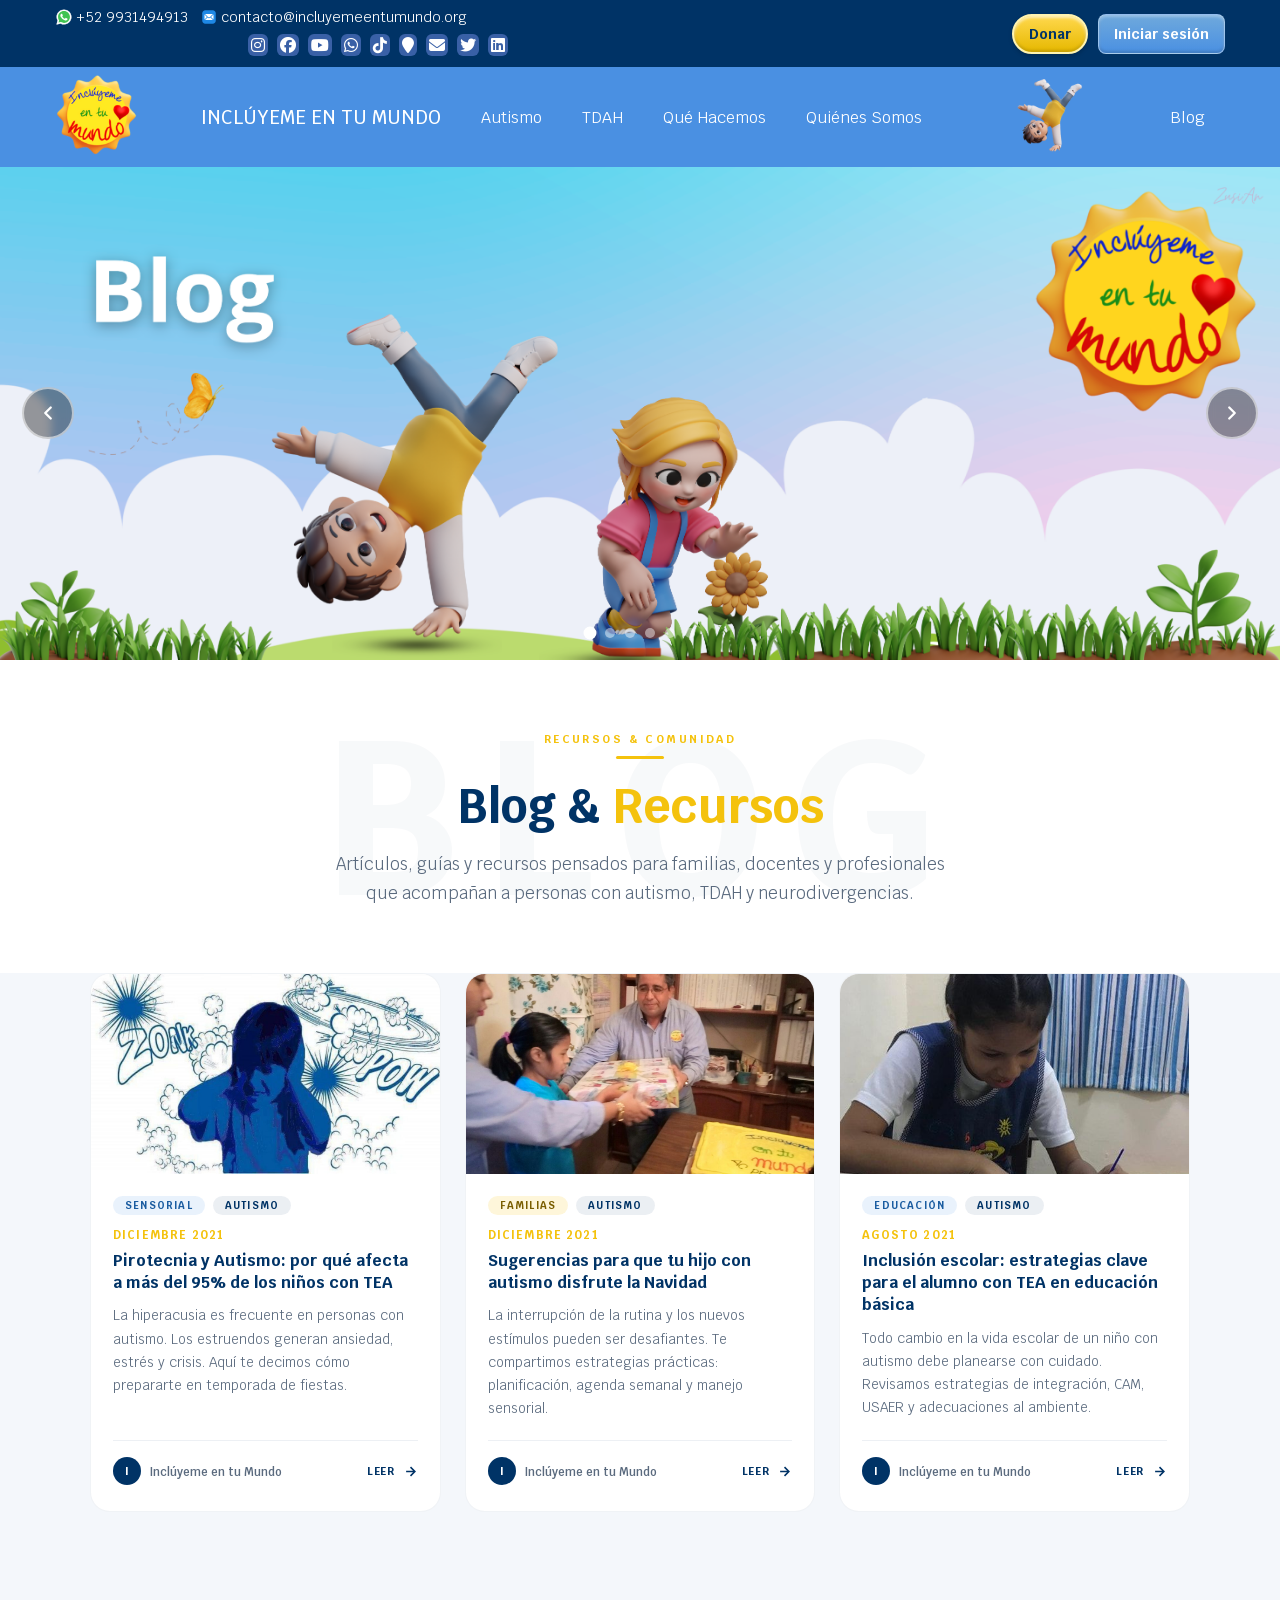
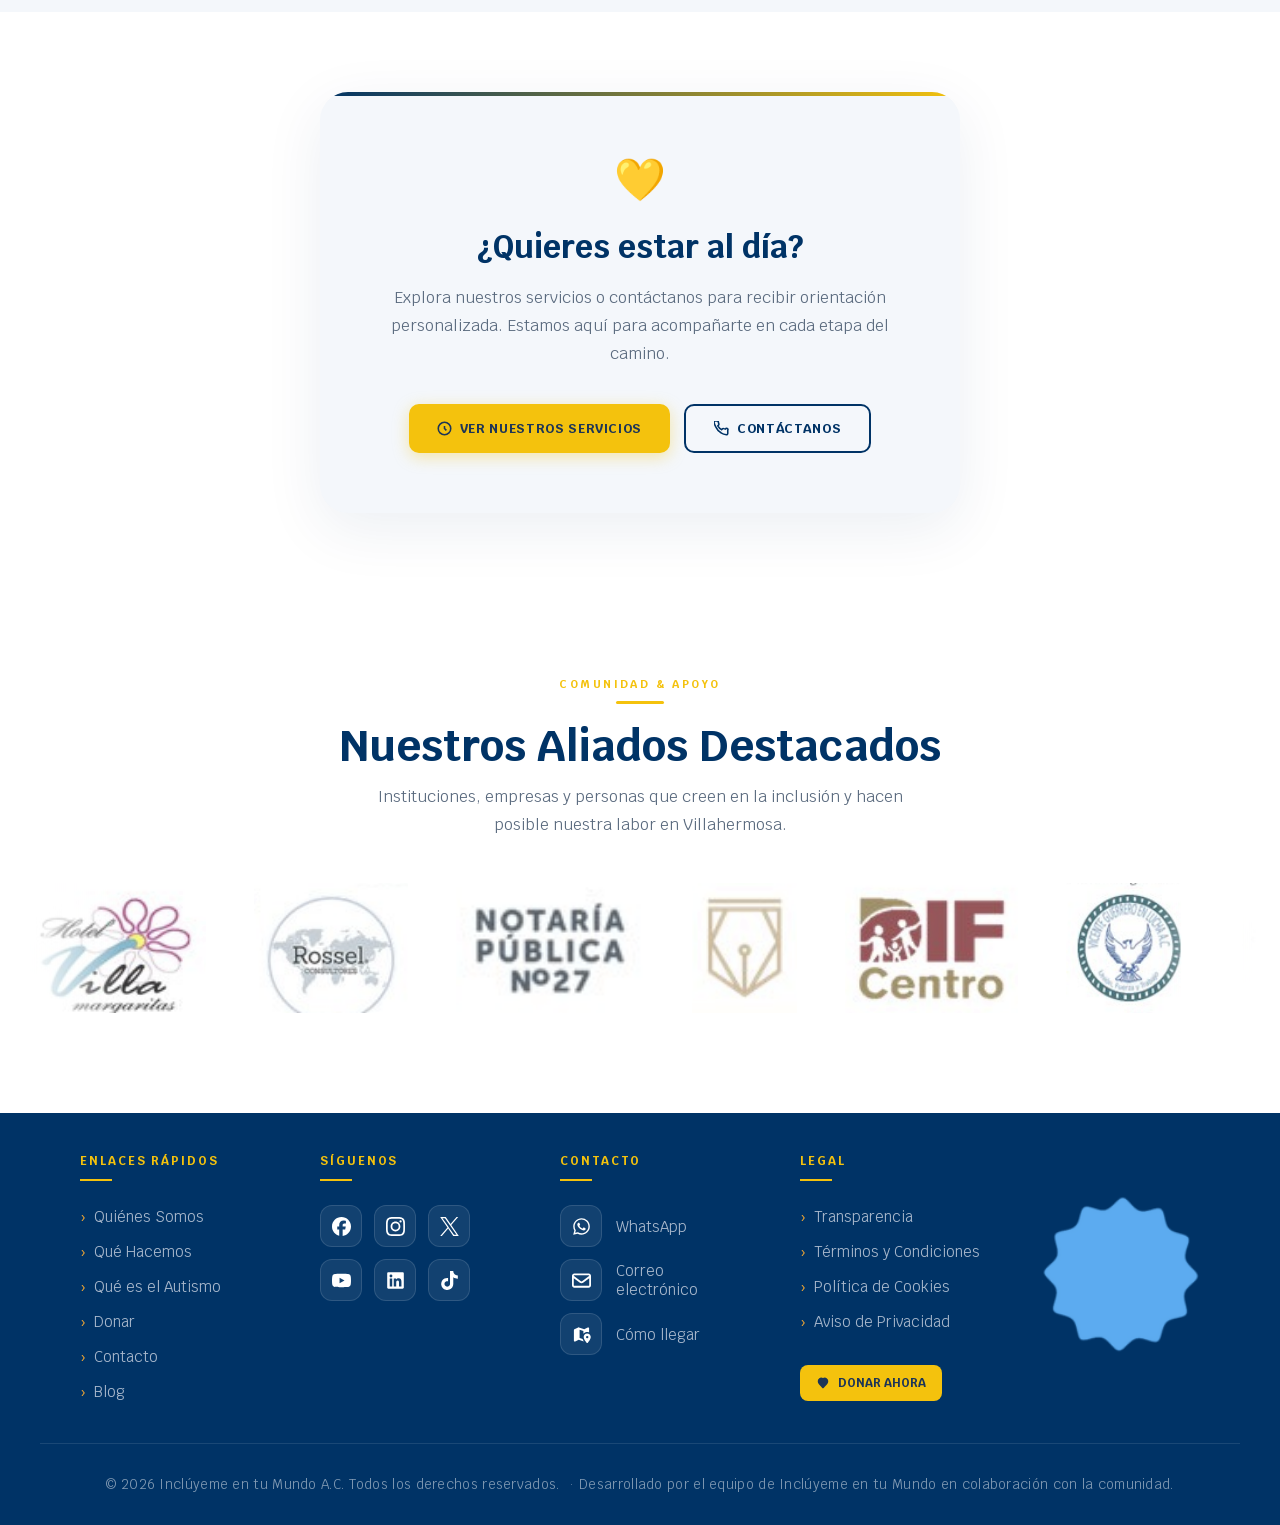
<file: blog.html>
<!doctype html>
<html lang="es">
  <head>
    <meta charset="UTF-8" />
    <meta name="viewport" content="width=device-width, initial-scale=1.0" />
    <title>Blog | Inclúyeme en tu Mundo</title>
    <link rel="preconnect" href="https://fonts.googleapis.com" />
    <link rel="preconnect" href="https://fonts.gstatic.com" crossorigin />

    <!-- Favicon -->
    <link rel="icon" href="img/favicon.ico" />
    <link
      rel="apple-touch-icon"
      sizes="180x180"
      href="img/apple-touch-icon.png"
    />

    <!-- CSS -->
    <link rel="stylesheet" href="css/global.css" />
    <link rel="stylesheet" href="css/blog.css" />

    <!-- Scripts -->
    <script src="js/global.js" defer></script>
    <script src="js/blog.js" defer></script>

    <!-- Fonts -->
    <link
      href="https://fonts.googleapis.com/css2?family=Krub:ital,wght@0,400;0,500;0,600;0,700;1,600&display=swap"
      rel="stylesheet"
    />
    <link
      rel="stylesheet"
      href="https://cdnjs.cloudflare.com/ajax/libs/font-awesome/6.5.0/css/all.min.css"
    />
  </head>

  <body>
    <!-- ================= HEADER PRINCIPAL ================= -->
    <header>
      <!-- Wrapper general de navegación (top bar + menú principal) -->
      <div class="navigation-wrapper">
        <!-- ======== BARRA SUPERIOR (CONTACTO Y REDES) ======== -->
        <div class="top-bar">
          <div class="container top-bar-container">
            <!-- Contenedor de contacto y redes sociales -->
            <div class="contact-wrapper">
              <!-- Información de contacto directa -->
              <div class="contact-info">
                <!-- Enlace a WhatsApp -->
                <a
                  href="https://wa.me/5219931494913"
                  class="whatsapp-link"
                  target="_blank"
                  rel="noopener noreferrer"
                >
                  <img src="icons/whatsapp-color.svg" alt="WhatsApp" />
                  <span>+52 9931494913</span>
                </a>

                <!-- Enlace para enviar correo -->
                <a
                  href="mailto:contacto@incluyemeentumundo.org"
                  class="email-link"
                >
                  <img src="icons/mail-color.svg" alt="Correo" />
                  <span>contacto@incluyemeentumundo.org</span>
                </a>
              </div>

              <!-- Iconos de redes sociales -->
              <div class="social-icons">
                <!-- Instagram -->
                <a
                  href="https://www.instagram.com/incluyemeentumundo/"
                  target="_blank"
                  rel="noopener noreferrer"
                  aria-label="Instagram de Inclúyeme en tu Mundo"
                >
                  <i class="fab fa-instagram"></i>
                </a>

                <!-- Facebook -->
                <a
                  href="https://es-la.facebook.com/incluyemeentumundoac/"
                  target="_blank"
                  rel="noopener noreferrer"
                  aria-label="Facebook de Inclúyeme en tu Mundo"
                >
                  <i class="fab fa-facebook"></i>
                </a>

                <!-- YouTube -->
                <a
                  href="https://www.youtube.com/@incluyeme"
                  target="_blank"
                  rel="noopener noreferrer"
                  aria-label="Canal de YouTube de Inclúyeme en tu Mundo"
                >
                  <i class="fab fa-youtube"></i>
                </a>

                <!-- WhatsApp (acceso rápido) -->
                <a
                  href="https://wa.me/5219931494913"
                  target="_blank"
                  rel="noopener noreferrer"
                  aria-label="Enviar mensaje por WhatsApp a Inclúyeme en tu Mundo"
                >
                  <i class="fab fa-whatsapp"></i>
                </a>

                <!-- TikTok -->
                <a
                  href="https://www.tiktok.com/@incluyemeentumundo"
                  target="_blank"
                  rel="noopener noreferrer"
                  aria-label="TikTok de Inclúyeme en tu Mundo"
                >
                  <i class="fab fa-tiktok"></i>
                </a>

                <!-- Ubicación en Google Maps -->
                <a
                  href="https://maps.app.goo.gl/1Pju8fS2awf7P4PY7"
                  target="_blank"
                  rel="noopener noreferrer"
                  aria-label="Ubicación en Google Maps de Inclúyeme en tu Mundo"
                >
                  <i class="fa fa-map-marker"></i>
                </a>

                <!-- Correo directo -->
                <a
                  href="mailto:contacto@incluyemeentumundo.org"
                  aria-label="Enviar correo a Inclúyeme en tu Mundo"
                >
                  <i class="fa fa-envelope"></i>
                </a>

                <!-- Twitter -->
                <a
                  href="https://twitter.com/incluyemetmundo"
                  target="_blank"
                  rel="noopener noreferrer"
                  aria-label="Twitter de Inclúyeme en tu Mundo"
                >
                  <i class="fab fa-twitter"></i>
                </a>

                <!-- LinkedIn -->
                <a
                  href="https://www.linkedin.com/in/incluyemeentumundo/"
                  target="_blank"
                  rel="noopener noreferrer"
                  aria-label="LinkedIn de Inclúyeme en tu Mundo"
                >
                  <i class="fab fa-linkedin"></i>
                </a>
              </div>
            </div>

            <!-- Botones de acción (donación e inicio de sesión) -->
            <div class="auth-buttons">
              <!-- Botón para donaciones -->
              <a href="donar.html" class="donate-button"> Donar </a>

              <!-- Botón de login -->
              <a
                href="https://incluyemeentumundo.org/api/views/login_usuario.php"
                class="login-button"
              >
                Iniciar sesión
              </a>
            </div>
          </div>
        </div>

        <!-- ======== MENÚ PRINCIPAL DE NAVEGACIÓN ======== -->
        <nav id="menu" aria-label="Navegación principal">
          <div class="container">
            <!-- Logo / Marca -->
            <div class="navbar-brand">
              <a href="index.html">
                <img
                  src="img/logo.png"
                  alt="Inclúyeme en tu Mundo"
                  class="navbar-logo"
                />
              </a>
            </div>

            <!-- Botón hamburguesa para móviles -->
            <button
              class="mobile-toggle"
              aria-expanded="false"
              aria-label="Mostrar u ocultar menú"
              onclick="toggleMobileMenu()"
            >
              ☰
            </button>

            <!-- Lista de enlaces de navegación -->
            <ul class="navbar-nav" id="navbarNav">
              <!-- Página principal -->
              <li>
                <a href="index.html" onclick="handleLinkClick()">
                  INCLÚYEME EN TU MUNDO
                </a>
              </li>

              <!-- Sección Autismo -->
              <li>
                <a href="autismo.html" onclick="handleLinkClick()"> Autismo </a>
              </li>

              <!-- Sección TDAH -->
              <li>
                <a href="tdah.html" onclick="handleLinkClick()"> TDAH </a>
              </li>

              <!-- Qué hacemos -->
              <li>
                <a href="que-hacemos.html" onclick="handleLinkClick()">
                  Qué Hacemos
                </a>
              </li>

              <!-- Quiénes somos -->
              <li>
                <a href="quienes-somos.html" onclick="handleLinkClick()">
                  Quiénes Somos
                </a>
              </li>

              <!-- Elemento visual decorativo (personaje) -->
              <li class="personaje-navbar-wrapper">
                <img
                  src="img/personaje-1.png"
                  alt=""
                  class="personaje-navbar"
                />
              </li>

              <!-- Blog -->
              <li>
                <a href="blog.html" onclick="handleLinkClick()"> Blog </a>
              </li>
            </ul>
          </div>
        </nav>
      </div>
    </header>

    <!-- HERO -->
    <section class="hero" id="hero">
      <!-- SLIDES: las 6 imágenes -->
      <div class="carousel-slide">
        <a href="autismo.html">
          <img
            src="img/carrusel-1.png"
            alt="Información sobre autismo y apoyo a familias"
          />
        </a>
      </div>

      <div class="carousel-slide">
        <a href="tdah.html">
          <img
            src="img/carrusel-2.png"
            alt="Información sobre TDAH y acompañamiento a niños y jóvenes"
          />
        </a>
      </div>
      <div class="carousel-slide">
        <a href="que-hacemos.html">
          <img
            src="img/carrusel-3.png"
            alt="Servicios y programas de Inclúyeme en tu Mundo"
          />
        </a>
      </div>

      <div class="carousel-slide">
        <a href="quienes-somos.html">
          <img
            src="img/carrusel-4.png"
            alt="Historia y misión de Inclúyeme en tu Mundo"
          />
        </a>
      </div>

      <div class="carousel-slide">
        <a href="donar.html">
          <img
            src="img/carrusel-5.png"
            alt="Opciones para donar y apoyar la causa"
          />
        </a>
      </div>

      <div class="carousel-slide active">
        <a href="blog.html">
          <img
            src="img/carrusel-6.png"
            alt="Artículos y contenido del blog sobre inclusión y desarrollo"
          />
        </a>
      </div>

      <!-- Fechas -->
      <button class="carousel-btn prev" aria-label="Anterior">
        <svg viewBox="0 0 24 24"><polyline points="15 18 9 12 15 6" /></svg>
      </button>
      <button class="carousel-btn next" aria-label="Siguiente">
        <svg viewBox="0 0 24 24"><polyline points="9 6 15 12 9 18" /></svg>
      </button>

      <!-- Dots -->
      <div class="carousel-dots" aria-label="Indicadores de diapositiva">
        <button class="carousel-dot active" aria-label="Ir al slide 1"></button>
        <button class="carousel-dot" aria-label="Ir al slide 2"></button>
        <button class="carousel-dot" aria-label="Ir al slide 3"></button>
        <button class="carousel-dot" aria-label="Ir al slide 4"></button>
        <button class="carousel-dot" aria-label="Ir al slide 5"></button>
        <button class="carousel-dot" aria-label="Ir al slide 6"></button>
      </div>
    </section>

    <!-- =============================================
     PAGE HEADER
============================================= -->
    <section class="blog-page-header">
      <div class="blog-page-header__inner">
        <span class="section-eyebrow">Recursos & Comunidad</span>
        <div class="gold-bar gold-bar--center"></div>
        <h1>Blog & <span>Recursos</span></h1>
        <p>
          Artículos, guías y recursos pensados para familias, docentes y
          profesionales que acompañan a personas con autismo, TDAH y
          neurodivergencias.
        </p>
      </div>
    </section>

    <!-- =============================================
     BLOG GRID
============================================= -->
    <section class="blog-grid-section">
      <div class="blog-grid-section__inner">
        <div class="blog-grid" id="blogGrid">
          <!-- Card 1 -->
          <a
            href="blog-1.html"
            class="bcard"
            style="text-decoration: none"
            data-category="sensorial"
          >
            <div class="bcard-img">
              <img
                src="img/blog-1.jpg"
                alt="Niño con TEA jugando en sala de terapia sensorial"
              />
            </div>
            <div class="bcard-body">
              <div class="bcard-tags">
                <span class="bcard-tag bt-teal">Sensorial</span>
                <span class="bcard-tag bt-blue">Autismo</span>
              </div>
              <p class="bcard-meta">Diciembre 2021</p>
              <h3 class="bcard-title">
                Pirotecnia y Autismo: por qué afecta a más del 95% de los niños
                con TEA
              </h3>
              <p class="bcard-text">
                La hiperacusia es frecuente en personas con autismo. Los
                estruendos generan ansiedad, estrés y crisis. Aquí te decimos
                cómo prepararte en temporada de fiestas.
              </p>
              <div class="bcard-footer">
                <div class="bcard-author">
                  <div class="bcard-author__avatar">I</div>
                  <span class="bcard-author__name">Inclúyeme en tu Mundo</span>
                </div>
                <span class="blog-read-link" style="font-size: 11px">
                  Leer
                  <svg
                    viewBox="0 0 24 24"
                    fill="none"
                    stroke="currentColor"
                    stroke-width="2.5"
                  >
                    <path d="M5 12h14M12 5l7 7-7 7" />
                  </svg>
                </span>
              </div>
            </div>
          </a>

          <!-- Card 2 -->
          <a
            href="blog-2.html"
            class="bcard"
            style="text-decoration: none"
            data-category="familias"
          >
            <div class="bcard-img">
              <img
                src="img/blog-2.jpg"
                alt="Evento masivo de Inclúyeme en tu Mundo en Villahermosa"
              />
            </div>
            <div class="bcard-body">
              <div class="bcard-tags">
                <span class="bcard-tag bt-gold">Familias</span>
                <span class="bcard-tag bt-blue">Autismo</span>
              </div>
              <p class="bcard-meta">Diciembre 2021</p>
              <h3 class="bcard-title">
                Sugerencias para que tu hijo con autismo disfrute la Navidad
              </h3>
              <p class="bcard-text">
                La interrupción de la rutina y los nuevos estímulos pueden ser
                desafiantes. Te compartimos estrategias prácticas:
                planificación, agenda semanal y manejo sensorial.
              </p>
              <div class="bcard-footer">
                <div class="bcard-author">
                  <div class="bcard-author__avatar">I</div>
                  <span class="bcard-author__name">Inclúyeme en tu Mundo</span>
                </div>
                <span class="blog-read-link" style="font-size: 11px">
                  Leer
                  <svg
                    viewBox="0 0 24 24"
                    fill="none"
                    stroke="currentColor"
                    stroke-width="2.5"
                  >
                    <path d="M5 12h14M12 5l7 7-7 7" />
                  </svg>
                </span>
              </div>
            </div>
          </a>

          <!-- Card 3 -->
          <a
            href="blog-3.html"
            class="bcard"
            style="text-decoration: none"
            data-category="educacion"
          >
            <div class="bcard-img">
              <img
                src="img/blog-3.jpg"
                alt="Taller y actividades grupales con familias con TEA"
              />
            </div>
            <div class="bcard-body">
              <div class="bcard-tags">
                <span class="bcard-tag bt-teal">Educación</span>
                <span class="bcard-tag bt-blue">Autismo</span>
              </div>
              <p class="bcard-meta">Agosto 2021</p>
              <h3 class="bcard-title">
                Inclusión escolar: estrategias clave para el alumno con TEA en
                educación básica
              </h3>
              <p class="bcard-text">
                Todo cambio en la vida escolar de un niño con autismo debe
                planearse con cuidado. Revisamos estrategias de integración,
                CAM, USAER y adecuaciones al ambiente.
              </p>
              <div class="bcard-footer">
                <div class="bcard-author">
                  <div class="bcard-author__avatar">I</div>
                  <span class="bcard-author__name">Inclúyeme en tu Mundo</span>
                </div>
                <span class="blog-read-link" style="font-size: 11px">
                  Leer
                  <svg
                    viewBox="0 0 24 24"
                    fill="none"
                    stroke="currentColor"
                    stroke-width="2.5"
                  >
                    <path d="M5 12h14M12 5l7 7-7 7" />
                  </svg>
                </span>
              </div>
            </div>
          </a>
        </div>
        <!-- /blog-grid -->
      </div>
    </section>

    <!-- =============================================
     CTA FINAL
============================================= -->
    <section class="cta-section">
      <div class="cta-box">
        <span class="cta-icon">💛</span>
        <h2>¿Quieres estar al día?</h2>
        <p>
          Explora nuestros servicios o contáctanos para recibir orientación
          personalizada. Estamos aquí para acompañarte en cada etapa del camino.
        </p>
        <div class="cta-btns">
          <a href="servicios.html" class="btn btn-primary">
            <svg
              width="15"
              height="15"
              viewBox="0 0 24 24"
              fill="none"
              stroke="currentColor"
              stroke-width="2.5"
            >
              <circle cx="12" cy="12" r="10" />
              <path d="M12 8v4l3 3" />
            </svg>
            Ver nuestros servicios
          </a>
          <a href="contacto.html" class="btn btn-outline">
            <svg
              width="15"
              height="15"
              viewBox="0 0 24 24"
              fill="none"
              stroke="currentColor"
              stroke-width="2.5"
            >
              <path
                d="M22 16.92v3a2 2 0 01-2.18 2 19.79 19.79 0 01-8.63-3.07A19.5 19.5 0 013.07 9.81 19.79 19.79 0 010 1.18 2 2 0 012 0h3a2 2 0 012 1.72c.127.96.361 1.903.7 2.81a2 2 0 01-.45 2.11L6.09 7.91a16 16 0 006 6l1.27-1.27a2 2 0 012.11-.45c.907.339 1.85.573 2.81.7A2 2 0 0122 14.92v2z"
              />
            </svg>
            Contáctanos
          </a>
        </div>
      </div>
    </section>

    <!-- SPONSOR CAROUSEL -->
    <section class="sponsors-section">
      <div class="sponsors-header">
        <span class="sponsors-eyebrow">Comunidad & Apoyo</span>
        <div class="sponsors-gold-bar"></div>
        <h2 class="sponsors-title">Nuestros Aliados Destacados</h2>
        <p class="sponsors-subtitle">
          Instituciones, empresas y personas que creen en la inclusión y hacen
          posible nuestra labor en Villahermosa.
        </p>
      </div>

      <div class="sponsors-track-wrap">
        <div class="sponsors-track">
          <img src="img/logos/donantes_00.png" alt="Aliado" />
          <img src="img/logos/donantes_01.png" alt="Aliado" />
          <img src="img/logos/donantes_02.png" alt="Aliado" />
          <img src="img/logos/donantes_03.png" alt="Aliado" />
          <img src="img/logos/donantes_04.png" alt="Aliado" />
          <img src="img/logos/donantes_05.png" alt="Aliado" />
          <img src="img/logos/donantes_06.png" alt="Aliado" />
          <img src="img/logos/donantes_07.png" alt="Aliado" />
          <img src="img/logos/donantes_08.png" alt="Aliado" />
          <img src="img/logos/donantes_09.png" alt="Aliado" />
          <img src="img/logos/donantes_10.png" alt="Aliado" />
          <img src="img/logos/donantes_11.png" alt="Aliado" />
          <img src="img/logos/donantes_12.png" alt="Aliado" />
          <img src="img/logos/donantes_13.png" alt="Aliado" />
          <img src="img/logos/donantes_14.png" alt="Aliado" />
          <img src="img/logos/donantes_15.png" alt="Aliado" />
          <img src="img/logos/donantes_16.png" alt="Aliado" />
          <img src="img/logos/donantes_17.png" alt="Aliado" />
          <img src="img/logos/donantes_18.png" alt="Aliado" />
          <img src="img/logos/donantes_19.png" alt="Aliado" />
          <img src="img/logos/donantes_20.png" alt="Aliado" />
          <img src="img/logos/donantes_21.png" alt="Aliado" />
          <img src="img/logos/donantes_22.png" alt="Aliado" />
          <img src="img/logos/donantes_23.png" alt="Aliado" />
          <img src="img/logos/donantes_24.png" alt="Aliado" />

          <!-- Duplicado para loop infinito -->
          <img src="img/logos/donantes_00.png" alt="Aliado" />
          <img src="img/logos/donantes_01.png" alt="Aliado" />
          <img src="img/logos/donantes_02.png" alt="Aliado" />
          <img src="img/logos/donantes_03.png" alt="Aliado" />
          <img src="img/logos/donantes_04.png" alt="Aliado" />
          <img src="img/logos/donantes_05.png" alt="Aliado" />
          <img src="img/logos/donantes_06.png" alt="Aliado" />
          <img src="img/logos/donantes_07.png" alt="Aliado" />
          <img src="img/logos/donantes_08.png" alt="Aliado" />
          <img src="img/logos/donantes_09.png" alt="Aliado" />
          <img src="img/logos/donantes_10.png" alt="Aliado" />
          <img src="img/logos/donantes_11.png" alt="Aliado" />
          <img src="img/logos/donantes_12.png" alt="Aliado" />
          <img src="img/logos/donantes_13.png" alt="Aliado" />
          <img src="img/logos/donantes_14.png" alt="Aliado" />
          <img src="img/logos/donantes_15.png" alt="Aliado" />
          <img src="img/logos/donantes_16.png" alt="Aliado" />
          <img src="img/logos/donantes_17.png" alt="Aliado" />
          <img src="img/logos/donantes_18.png" alt="Aliado" />
          <img src="img/logos/donantes_19.png" alt="Aliado" />
          <img src="img/logos/donantes_20.png" alt="Aliado" />
          <img src="img/logos/donantes_21.png" alt="Aliado" />
          <img src="img/logos/donantes_22.png" alt="Aliado" />
          <img src="img/logos/donantes_23.png" alt="Aliado" />
          <img src="img/logos/donantes_24.png" alt="Aliado" />
        </div>
      </div>
    </section>

    <!-- ================= FOOTER GLOBAL ================= -->
    <footer role="contentinfo">
      <!-- Wrapper principal del footer -->
      <div class="footer-container">
        <!-- ======== COLUMNA: ENLACES DE NAVEGACIÓN ======== -->
        <nav class="footer-links" aria-label="Enlaces rápidos del sitio">
          <h3>Enlaces Rápidos</h3>
          <ul>
            <li><a href="quienes-somos.html">Quiénes Somos</a></li>
            <li><a href="que-hacemos.html">Qué Hacemos</a></li>
            <li><a href="que-es-autismo.html">Qué es el Autismo</a></li>
            <li><a href="donar.html">Donar</a></li>
            <li><a href="contacto.html">Contacto</a></li>
            <li><a href="blog.html">Blog</a></li>
          </ul>
        </nav>

        <!-- ======== COLUMNA: REDES SOCIALES ======== -->
        <section class="footer-social" aria-label="Redes sociales">
          <h3>Síguenos</h3>

          <!-- Iconos de redes -->
          <div class="social-icons">
            <!-- Facebook -->
            <a
              href="https://www.facebook.com/incluyemeentumundoac/"
              target="_blank"
              rel="noopener noreferrer external"
              aria-label="Visitar Facebook"
            >
              <img src="icons/facebook.svg" alt="" />
            </a>

            <!-- Instagram -->
            <a
              href="https://www.instagram.com/incluyemeentumundo/"
              target="_blank"
              rel="noopener noreferrer external"
              aria-label="Visitar Instagram"
            >
              <img src="icons/instagram.svg" alt="" />
            </a>

            <!-- X (Twitter) -->
            <a
              href="https://x.com/incluyemetmundo"
              target="_blank"
              rel="noopener noreferrer external"
              aria-label="Visitar perfil en X"
            >
              <img src="icons/x.svg" alt="" />
            </a>

            <!-- YouTube -->
            <a
              href="https://www.youtube.com/@incluyeme/videos"
              target="_blank"
              rel="noopener noreferrer external"
              aria-label="Ver canal de YouTube"
            >
              <img src="icons/youtube.svg" alt="" />
            </a>

            <!-- LinkedIn -->
            <a
              href="https://www.linkedin.com/in/incluyemeentumundo/"
              target="_blank"
              rel="noopener noreferrer external"
              aria-label="Visitar LinkedIn"
            >
              <img src="icons/linkedin.svg" alt="" />
            </a>

            <!-- TikTok -->
            <a
              href="https://www.tiktok.com/@incluyemeentumundo"
              target="_blank"
              rel="noopener noreferrer external"
              aria-label="Ver contenido en TikTok"
            >
              <img src="icons/tiktok.svg" alt="" />
            </a>
          </div>
        </section>

        <!-- ======== COLUMNA: CONTACTO DIRECTO ======== -->
        <section class="footer-contact" aria-label="Contacto directo">
          <h3>Contacto</h3>

          <div class="contact-icons">
            <!-- WhatsApp -->
            <a
              href="https://wa.me/529931494913"
              target="_blank"
              rel="noopener noreferrer external"
              class="contact-item"
              aria-label="Enviar mensaje por WhatsApp"
            >
              <span class="icon-wrap">
                <img src="icons/whatsapp.svg" alt="" />
              </span>
              WhatsApp
            </a>

            <!-- Correo -->
            <a
              href="mailto:contacto@incluyemeentumundo.org"
              class="contact-item"
              aria-label="Enviar correo electrónico"
            >
              <span class="icon-wrap">
                <img src="icons/email.svg" alt="" />
              </span>
              Correo electrónico
            </a>

            <!-- Ubicación / ruta -->
            <a
              href="https://www.google.com/maps/dir/?api=1&destination=17.9842652,-92.9225942"
              target="_blank"
              rel="noopener noreferrer external"
              class="contact-item"
              aria-label="Abrir ruta en Google Maps"
            >
              <span class="icon-wrap">
                <img src="icons/googlemaps.svg" alt="" />
              </span>
              Cómo llegar
            </a>
          </div>
        </section>

        <!-- ======== COLUMNA: INFORMACIÓN LEGAL ======== -->
        <section class="footer-legal-col" aria-label="Información legal">
          <h3>Legal</h3>

          <ul>
            <li><a href="#" class="no-click">Transparencia</a></li>
            <li><a href="#" class="no-click">Términos y Condiciones</a></li>
            <li><a href="#" class="no-click">Política de Cookies</a></li>
            <li><a href="#" class="no-click">Aviso de Privacidad</a></li>
          </ul>

          <!-- CTA: Donación -->
          <a
            href="donar.html"
            class="footer-donate-btn"
            aria-label="Donar ahora"
          >
            <svg
              xmlns="http://www.w3.org/2000/svg"
              viewBox="0 0 24 24"
              fill="currentColor"
              aria-hidden="true"
            >
              <path
                d="M12 21.593c-.425-.396-8.993-7.677-8.993-12.03A6.007 6.007 0 0 1 12 3.564a6.007 6.007 0 0 1 8.993 6C20.993 13.916 12.425 21.197 12 21.593z"
              />
            </svg>
            Donar ahora
          </a>
        </section>

        <!-- ======== LOGO INSTITUCIONAL ======== -->
        <div class="footer-logo">
          <a href="index.html">
            <img src="img/logo.png" alt="Logo de Inclúyeme en tu Mundo" />
          </a>
        </div>
      </div>

      <!-- ======== BARRA INFERIOR (COPYRIGHT) ======== -->
      <div class="footer-bottom">
        <p>
          &copy; 2026 Inclúyeme en tu Mundo A.C. Todos los derechos reservados.
        </p>
        <p>
          Desarrollado por el equipo de Inclúyeme en tu Mundo en colaboración
          con la comunidad.
        </p>
      </div>
    </footer>
  </body>
</html>
</file>
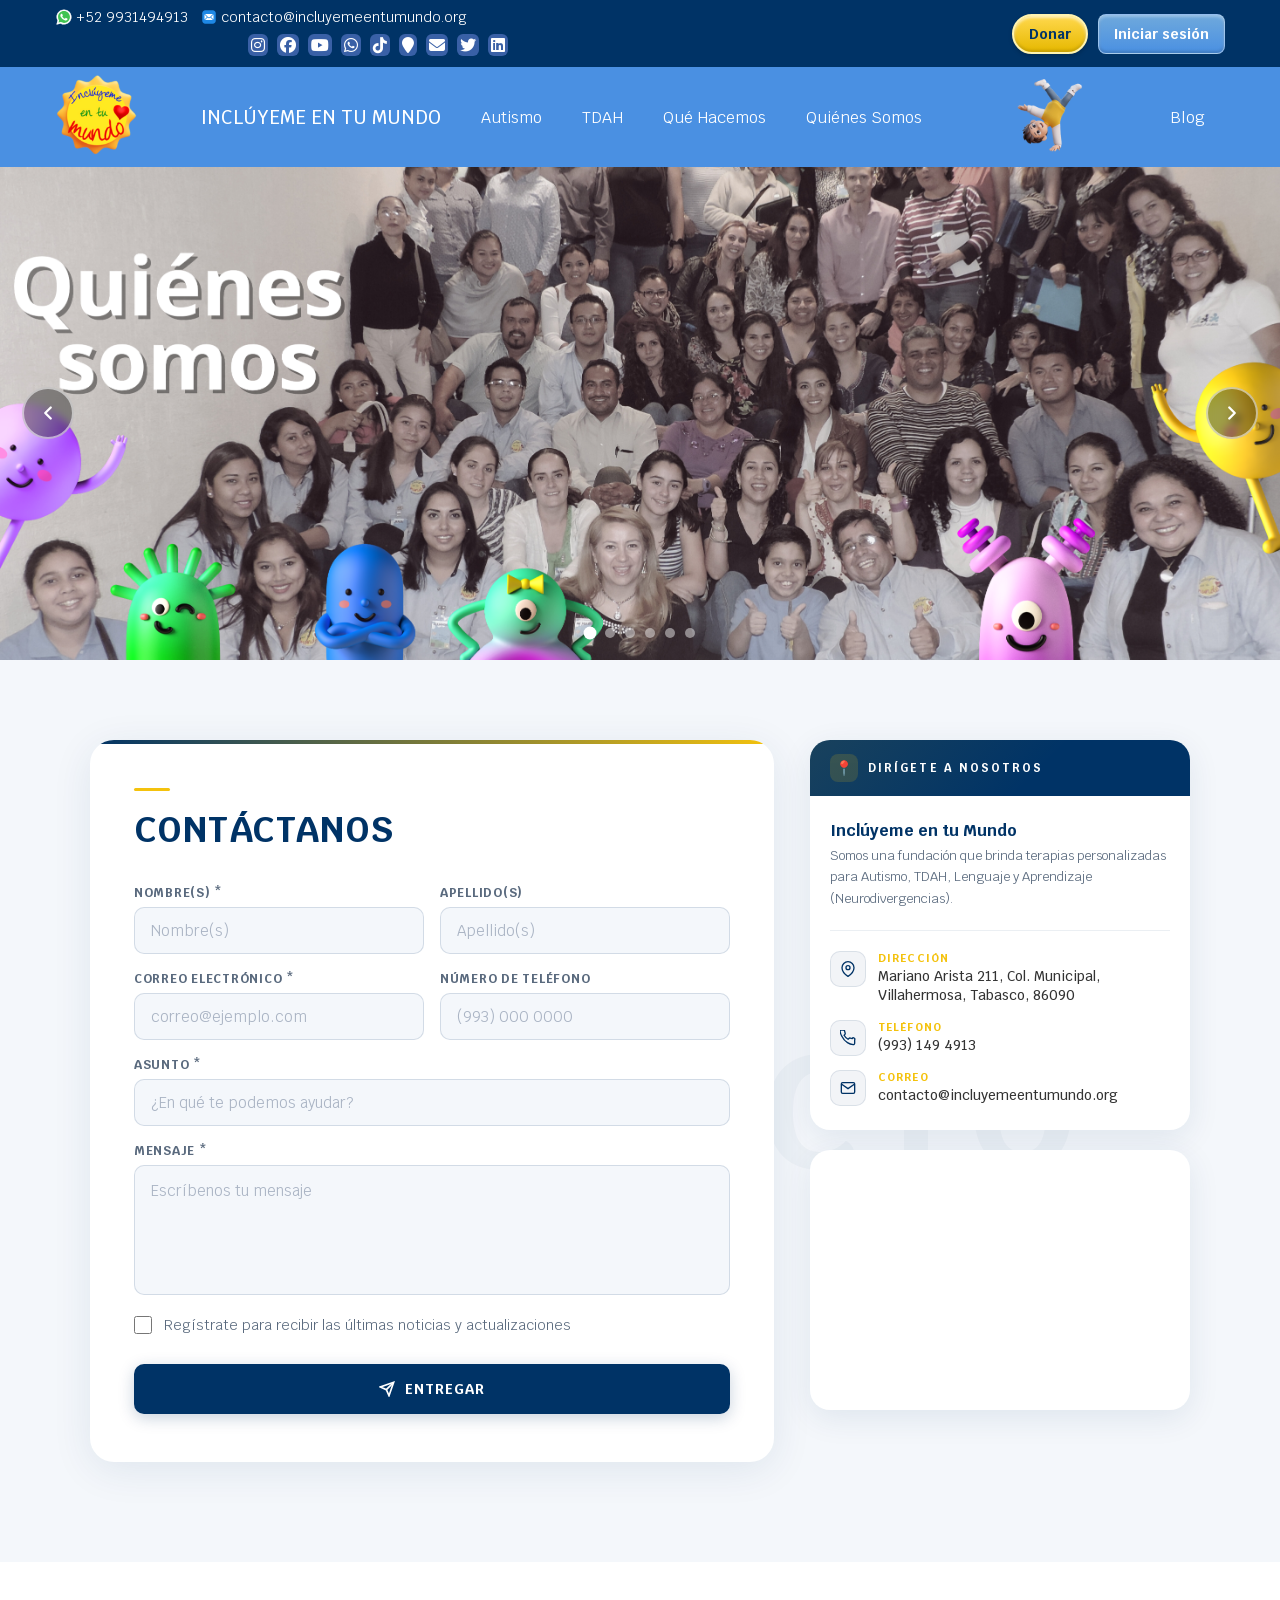
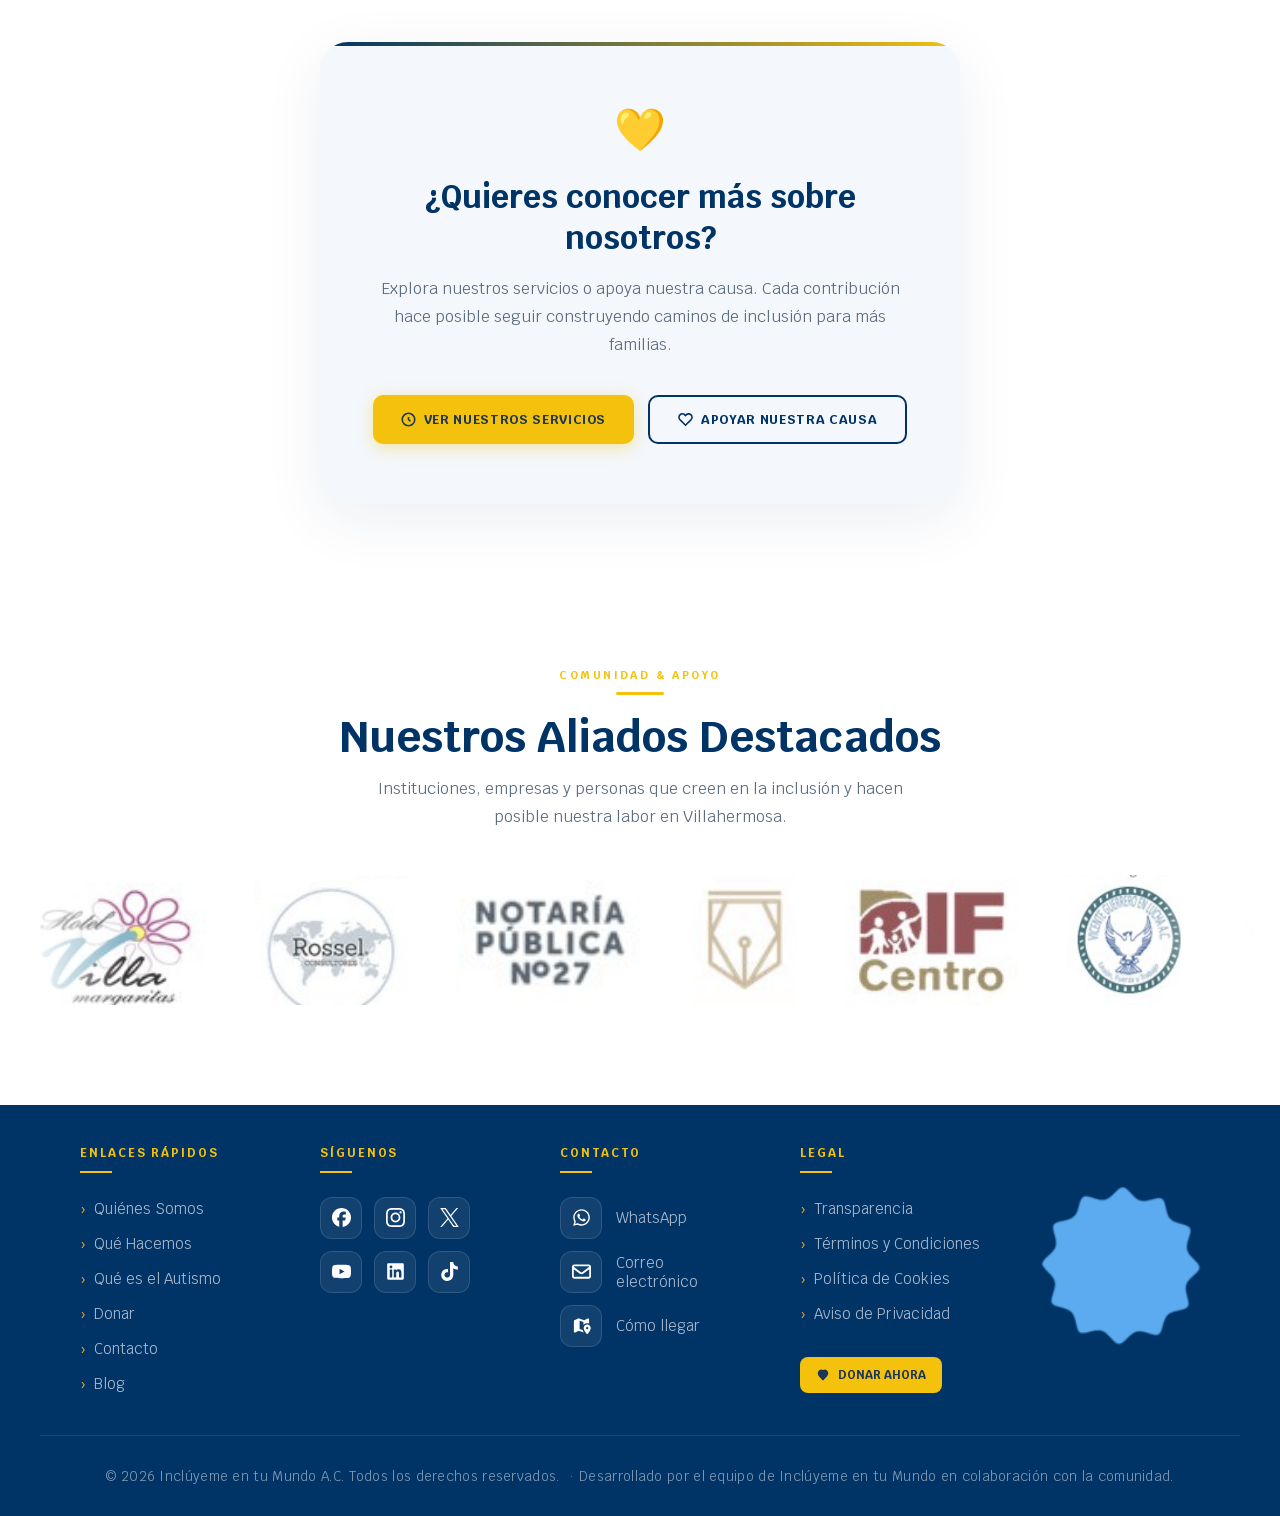
<file: contacto.html>
<!doctype html>
<html lang="es">
  <head>
    <meta charset="UTF-8" />
    <meta name="viewport" content="width=device-width, initial-scale=1.0" />
    <title>Contacto | Inclúyeme en tu Mundo</title>
    <link rel="preconnect" href="https://fonts.googleapis.com" />
    <link rel="preconnect" href="https://fonts.gstatic.com" crossorigin />

    <!-- Favicon -->
    <link rel="icon" href="img/favicon.ico" />
    <link
      rel="apple-touch-icon"
      sizes="180x180"
      href="img/apple-touch-icon.png"
    />

    <!-- CSS -->
    <link rel="stylesheet" href="css/global.css" />
    <link rel="stylesheet" href="css/contacto.css" />

    <!-- Scripts -->
    <script src="js/global.js" defer></script>
    <script src="js/contacto.js" defer></script>

    <!-- Fonts -->
    <link
      href="https://fonts.googleapis.com/css2?family=Krub:ital,wght@0,400;0,500;0,600;0,700;1,600&display=swap"
      rel="stylesheet"
    />
    <link
      rel="stylesheet"
      href="https://cdnjs.cloudflare.com/ajax/libs/font-awesome/6.5.0/css/all.min.css"
    />
  </head>

  <body>
    <!-- ================= HEADER PRINCIPAL ================= -->
    <header>
      <!-- Wrapper general de navegación (top bar + menú principal) -->
      <div class="navigation-wrapper">
        <!-- ======== BARRA SUPERIOR (CONTACTO Y REDES) ======== -->
        <div class="top-bar">
          <div class="container top-bar-container">
            <!-- Contenedor de contacto y redes sociales -->
            <div class="contact-wrapper">
              <!-- Información de contacto directa -->
              <div class="contact-info">
                <!-- Enlace a WhatsApp -->
                <a
                  href="https://wa.me/5219931494913"
                  class="whatsapp-link"
                  target="_blank"
                  rel="noopener noreferrer"
                >
                  <img src="icons/whatsapp-color.svg" alt="WhatsApp" />
                  <span>+52 9931494913</span>
                </a>

                <!-- Enlace para enviar correo -->
                <a
                  href="mailto:contacto@incluyemeentumundo.org"
                  class="email-link"
                >
                  <img src="icons/mail-color.svg" alt="Correo" />
                  <span>contacto@incluyemeentumundo.org</span>
                </a>
              </div>

              <!-- Iconos de redes sociales -->
              <div class="social-icons">
                <!-- Instagram -->
                <a
                  href="https://www.instagram.com/incluyemeentumundo/"
                  target="_blank"
                  rel="noopener noreferrer"
                  aria-label="Instagram de Inclúyeme en tu Mundo"
                >
                  <i class="fab fa-instagram"></i>
                </a>

                <!-- Facebook -->
                <a
                  href="https://es-la.facebook.com/incluyemeentumundoac/"
                  target="_blank"
                  rel="noopener noreferrer"
                  aria-label="Facebook de Inclúyeme en tu Mundo"
                >
                  <i class="fab fa-facebook"></i>
                </a>

                <!-- YouTube -->
                <a
                  href="https://www.youtube.com/@incluyeme"
                  target="_blank"
                  rel="noopener noreferrer"
                  aria-label="Canal de YouTube de Inclúyeme en tu Mundo"
                >
                  <i class="fab fa-youtube"></i>
                </a>

                <!-- WhatsApp (acceso rápido) -->
                <a
                  href="https://wa.me/5219931494913"
                  target="_blank"
                  rel="noopener noreferrer"
                  aria-label="Enviar mensaje por WhatsApp a Inclúyeme en tu Mundo"
                >
                  <i class="fab fa-whatsapp"></i>
                </a>

                <!-- TikTok -->
                <a
                  href="https://www.tiktok.com/@incluyemeentumundo"
                  target="_blank"
                  rel="noopener noreferrer"
                  aria-label="TikTok de Inclúyeme en tu Mundo"
                >
                  <i class="fab fa-tiktok"></i>
                </a>

                <!-- Ubicación en Google Maps -->
                <a
                  href="https://maps.app.goo.gl/1Pju8fS2awf7P4PY7"
                  target="_blank"
                  rel="noopener noreferrer"
                  aria-label="Ubicación en Google Maps de Inclúyeme en tu Mundo"
                >
                  <i class="fa fa-map-marker"></i>
                </a>

                <!-- Correo directo -->
                <a
                  href="mailto:contacto@incluyemeentumundo.org"
                  aria-label="Enviar correo a Inclúyeme en tu Mundo"
                >
                  <i class="fa fa-envelope"></i>
                </a>

                <!-- Twitter -->
                <a
                  href="https://twitter.com/incluyemetmundo"
                  target="_blank"
                  rel="noopener noreferrer"
                  aria-label="Twitter de Inclúyeme en tu Mundo"
                >
                  <i class="fab fa-twitter"></i>
                </a>

                <!-- LinkedIn -->
                <a
                  href="https://www.linkedin.com/in/incluyemeentumundo/"
                  target="_blank"
                  rel="noopener noreferrer"
                  aria-label="LinkedIn de Inclúyeme en tu Mundo"
                >
                  <i class="fab fa-linkedin"></i>
                </a>
              </div>
            </div>

            <!-- Botones de acción (donación e inicio de sesión) -->
            <div class="auth-buttons">
              <!-- Botón para donaciones -->
              <a href="donar.html" class="donate-button"> Donar </a>

              <!-- Botón de login -->
              <a
                href="https://incluyemeentumundo.org/api/views/login_usuario.php"
                class="login-button"
              >
                Iniciar sesión
              </a>
            </div>
          </div>
        </div>

        <!-- ======== MENÚ PRINCIPAL DE NAVEGACIÓN ======== -->
        <nav id="menu" aria-label="Navegación principal">
          <div class="container">
            <!-- Logo / Marca -->
            <div class="navbar-brand">
              <a href="index.html">
                <img
                  src="img/logo.png"
                  alt="Inclúyeme en tu Mundo"
                  class="navbar-logo"
                />
              </a>
            </div>

            <!-- Botón hamburguesa para móviles -->
            <button
              class="mobile-toggle"
              aria-expanded="false"
              aria-label="Mostrar u ocultar menú"
              onclick="toggleMobileMenu()"
            >
              ☰
            </button>

            <!-- Lista de enlaces de navegación -->
            <ul class="navbar-nav" id="navbarNav">
              <!-- Página principal -->
              <li>
                <a href="index.html" onclick="handleLinkClick()">
                  INCLÚYEME EN TU MUNDO
                </a>
              </li>

              <!-- Sección Autismo -->
              <li>
                <a href="autismo.html" onclick="handleLinkClick()"> Autismo </a>
              </li>

              <!-- Sección TDAH -->
              <li>
                <a href="tdah.html" onclick="handleLinkClick()"> TDAH </a>
              </li>

              <!-- Qué hacemos -->
              <li>
                <a href="que-hacemos.html" onclick="handleLinkClick()">
                  Qué Hacemos
                </a>
              </li>

              <!-- Quiénes somos -->
              <li>
                <a href="quienes-somos.html" onclick="handleLinkClick()">
                  Quiénes Somos
                </a>
              </li>

              <!-- Elemento visual decorativo (personaje) -->
              <li class="personaje-navbar-wrapper">
                <img
                  src="img/personaje-1.png"
                  alt=""
                  class="personaje-navbar"
                />
              </li>

              <!-- Blog -->
              <li>
                <a href="blog.html" onclick="handleLinkClick()"> Blog </a>
              </li>
            </ul>
          </div>
        </nav>
      </div>
    </header>

    <!-- HERO -->
    <section class="hero" id="hero">
      <!-- SLIDES: las 6 imágenes -->
      <div class="carousel-slide">
        <a href="autismo.html">
          <img
            src="img/carrusel-1.png"
            alt="Información sobre autismo y apoyo a familias"
          />
        </a>
      </div>

      <div class="carousel-slide">
        <a href="tdah.html">
          <img
            src="img/carrusel-2.png"
            alt="Información sobre TDAH y acompañamiento a niños y jóvenes"
          />
        </a>
      </div>
      <div class="carousel-slide">
        <a href="que-hacemos.html">
          <img
            src="img/carrusel-3.png"
            alt="Servicios y programas de Inclúyeme en tu Mundo"
          />
        </a>
      </div>

      <div class="carousel-slide active">
        <a href="quienes-somos.html">
          <img
            src="img/carrusel-4.png"
            alt="Historia y misión de Inclúyeme en tu Mundo"
          />
        </a>
      </div>

      <div class="carousel-slide">
        <a href="donar.html">
          <img
            src="img/carrusel-5.png"
            alt="Opciones para donar y apoyar la causa"
          />
        </a>
      </div>

      <div class="carousel-slide">
        <a href="blog.html">
          <img
            src="img/carrusel-6.png"
            alt="Artículos y contenido del blog sobre inclusión y desarrollo"
          />
        </a>
      </div>

      <!-- Fechas -->
      <button class="carousel-btn prev" aria-label="Anterior">
        <svg viewBox="0 0 24 24"><polyline points="15 18 9 12 15 6" /></svg>
      </button>
      <button class="carousel-btn next" aria-label="Siguiente">
        <svg viewBox="0 0 24 24"><polyline points="9 6 15 12 9 18" /></svg>
      </button>

      <!-- Dots -->
      <div class="carousel-dots" aria-label="Indicadores de diapositiva">
        <button class="carousel-dot active" aria-label="Ir al slide 1"></button>
        <button class="carousel-dot" aria-label="Ir al slide 2"></button>
        <button class="carousel-dot" aria-label="Ir al slide 3"></button>
        <button class="carousel-dot" aria-label="Ir al slide 4"></button>
        <button class="carousel-dot" aria-label="Ir al slide 5"></button>
        <button class="carousel-dot" aria-label="Ir al slide 6"></button>
      </div>
    </section>

    <div class="contacto-page">
      <!-- ===== CONTACTO ===== -->
      <section class="contacto-section" id="contacto">
        <div class="contacto-inner">
          <!-- ── FORMULARIO ── -->
          <div class="form-card">
            <span class="form-eyebrow"></span>
            <h2 class="form-title">Contáctanos</h2>

            <form id="contactForm" novalidate>
              <div class="form-grid">
                <div class="field">
                  <label for="nombre">Nombre(s) *</label>
                  <input
                    type="text"
                    id="nombre"
                    name="nombre"
                    placeholder="Nombre(s)"
                    required
                  />
                  <span class="error-msg">Este campo es requerido</span>
                </div>
                <div class="field">
                  <label for="apellido">Apellido(s)</label>
                  <input
                    type="text"
                    id="apellido"
                    name="apellido"
                    placeholder="Apellido(s)"
                  />
                </div>
              </div>

              <div class="form-grid" style="margin-bottom: 16px">
                <div class="field">
                  <label for="email">Correo Electrónico *</label>
                  <input
                    type="email"
                    id="email"
                    name="email"
                    placeholder="correo@ejemplo.com"
                    required
                  />
                  <span class="error-msg">Ingresa un correo válido</span>
                </div>
                <div class="field">
                  <label for="telefono">Número de Teléfono</label>
                  <input
                    type="tel"
                    id="telefono"
                    name="telefono"
                    placeholder="(993) 000 0000"
                  />
                </div>
              </div>

              <div
                class="form-grid form-grid--full"
                style="margin-bottom: 16px"
              >
                <div class="field">
                  <label for="asunto">Asunto *</label>
                  <input
                    type="text"
                    id="asunto"
                    name="asunto"
                    placeholder="¿En qué te podemos ayudar?"
                    required
                  />
                  <span class="error-msg">Este campo es requerido</span>
                </div>
              </div>

              <div class="form-grid form-grid--full" style="margin-bottom: 0">
                <div class="field">
                  <label for="mensaje">Mensaje *</label>
                  <textarea
                    id="mensaje"
                    name="mensaje"
                    placeholder="Escríbenos tu mensaje"
                    required
                  ></textarea>
                  <span class="error-msg">Por favor escribe tu mensaje</span>
                </div>
              </div>

              <label class="checkbox-wrap">
                <input type="checkbox" name="newsletter" id="newsletter" />
                <span
                  >Regístrate para recibir las últimas noticias y
                  actualizaciones</span
                >
              </label>

              <button type="submit" class="btn-submit">
                <svg
                  viewBox="0 0 24 24"
                  fill="none"
                  stroke="currentColor"
                  stroke-width="2.5"
                >
                  <line x1="22" y1="2" x2="11" y2="13" />
                  <polygon points="22 2 15 22 11 13 2 9 22 2" />
                </svg>
                Entregar
              </button>
            </form>

            <!-- Estado de éxito -->
            <div class="form-success" id="formSuccess">
              <span class="form-success__icon">✅</span>
              <h3>¡Mensaje enviado!</h3>
              <p>
                Gracias por contactarnos. En breve uno de nuestros colaboradores
                se pondrá en contacto contigo.
              </p>
            </div>
          </div>

          <!-- ── SIDEBAR DE INFORMACIÓN ── -->
          <div class="info-sidebar">
            <!-- Tarjeta de datos -->
            <div class="info-card">
              <div class="info-card__header">
                <div class="info-card__header-icon">📍</div>
                <h3>Dirígete a nosotros</h3>
              </div>
              <div class="info-card__body">
                <p class="info-org-name">Inclúyeme en tu Mundo</p>
                <p class="info-org-desc">
                  Somos una fundación que brinda terapias personalizadas para
                  Autismo, TDAH, Lenguaje y Aprendizaje (Neurodivergencias).
                </p>

                <div class="info-items">
                  <a
                    href="https://maps.google.com/?q=Incluyeme+en+tu+Mundo+AC+Villahermosa"
                    target="_blank"
                    rel="noopener"
                    class="info-item"
                  >
                    <span class="info-item__icon">
                      <svg viewBox="0 0 24 24">
                        <path
                          d="M21 10c0 7-9 13-9 13s-9-6-9-13a9 9 0 0118 0z"
                        />
                        <circle cx="12" cy="10" r="3" />
                      </svg>
                    </span>
                    <span class="info-item__text">
                      <span class="info-item__label">Dirección</span>
                      <span class="info-item__value"
                        >Mariano Arista 211, Col. Municipal,<br />Villahermosa,
                        Tabasco, 86090</span
                      >
                    </span>
                  </a>

                  <a href="tel:+529931494913" class="info-item">
                    <span class="info-item__icon">
                      <svg viewBox="0 0 24 24">
                        <path
                          d="M22 16.92v3a2 2 0 01-2.18 2 19.79 19.79 0 01-8.63-3.07A19.5 19.5 0 013.07 9.81 19.79 19.79 0 010 1.18 2 2 0 012 0h3a2 2 0 012 1.72c.127.96.361 1.903.7 2.81a2 2 0 01-.45 2.11L6.09 7.91a16 16 0 006 6l1.27-1.27a2 2 0 012.11-.45c.907.339 1.85.573 2.81.7A2 2 0 0122 14.92v2z"
                        />
                      </svg>
                    </span>
                    <span class="info-item__text">
                      <span class="info-item__label">Teléfono</span>
                      <span class="info-item__value">(993) 149 4913</span>
                    </span>
                  </a>

                  <a
                    href="mailto:contacto@incluyemeentumundo.org"
                    class="info-item"
                  >
                    <span class="info-item__icon">
                      <svg viewBox="0 0 24 24">
                        <path
                          d="M4 4h16c1.1 0 2 .9 2 2v12c0 1.1-.9 2-2 2H4c-1.1 0-2-.9-2-2V6c0-1.1.9-2 2-2z"
                        />
                        <polyline points="22,6 12,13 2,6" />
                      </svg>
                    </span>
                    <span class="info-item__text">
                      <span class="info-item__label">Correo</span>
                      <span class="info-item__value"
                        >contacto@incluyemeentumundo.org</span
                      >
                    </span>
                  </a>
                </div>
              </div>
            </div>

            <!-- Tarjeta del mapa -->
            <div class="map-card">
              <iframe
                src="https://www.google.com/maps/embed?pb=!1m18!1m12!1m3!1d3794.881159264988!2d-92.92259419999999!3d17.9842652!2m3!1f0!2f0!3f0!3m2!1i1024!2i768!4f13.1!3m3!1m2!1s0x85edd9ad927e25f1%3A0x6325a3191d653b47!2sIncluyeme%20en%20tu%20Mundo%20AC!5e0!3m2!1ses-419!2smx!4v1773535552259!5m2!1ses-419!2smx"
                width="100%"
                height="260"
                style="border: 0"
                loading="lazy"
                allowfullscreen
              >
              </iframe>
            </div>
          </div>
          <!-- /info-sidebar -->
        </div>
      </section>

      <!-- ===== CTA FINAL ===== -->
      <section class="cta-section">
        <div class="cta-box">
          <span class="cta-icon">💛</span>
          <h2>¿Quieres conocer más sobre nosotros?</h2>
          <p>
            Explora nuestros servicios o apoya nuestra causa. Cada contribución
            hace posible seguir construyendo caminos de inclusión para más
            familias.
          </p>
          <div class="cta-btns">
            <a href="servicios.html" class="btn-primary">
              <svg
                width="15"
                height="15"
                viewBox="0 0 24 24"
                fill="none"
                stroke="currentColor"
                stroke-width="2.5"
              >
                <circle cx="12" cy="12" r="10" />
                <path d="M12 8v4l3 3" />
              </svg>
              Ver nuestros servicios
            </a>
            <a href="donar.html" class="btn-outline">
              <svg
                width="15"
                height="15"
                viewBox="0 0 24 24"
                fill="none"
                stroke="currentColor"
                stroke-width="2.5"
              >
                <path
                  d="M20.84 4.61a5.5 5.5 0 00-7.78 0L12 5.67l-1.06-1.06a5.5 5.5 0 00-7.78 7.78l1.06 1.06L12 21.23l7.78-7.78 1.06-1.06a5.5 5.5 0 000-7.78z"
                />
              </svg>
              Apoyar nuestra causa
            </a>
          </div>
        </div>
      </section>
    </div>
    <!-- /contacto-page -->

    <!-- SPONSOR CAROUSEL -->
    <section class="sponsors-section">
      <div class="sponsors-header">
        <span class="sponsors-eyebrow">Comunidad & Apoyo</span>
        <div class="sponsors-gold-bar"></div>
        <h2 class="sponsors-title">Nuestros Aliados Destacados</h2>
        <p class="sponsors-subtitle">
          Instituciones, empresas y personas que creen en la inclusión y hacen
          posible nuestra labor en Villahermosa.
        </p>
      </div>

      <div class="sponsors-track-wrap">
        <div class="sponsors-track">
          <img src="img/logos/donantes_00.png" alt="Aliado" />
          <img src="img/logos/donantes_01.png" alt="Aliado" />
          <img src="img/logos/donantes_02.png" alt="Aliado" />
          <img src="img/logos/donantes_03.png" alt="Aliado" />
          <img src="img/logos/donantes_04.png" alt="Aliado" />
          <img src="img/logos/donantes_05.png" alt="Aliado" />
          <img src="img/logos/donantes_06.png" alt="Aliado" />
          <img src="img/logos/donantes_07.png" alt="Aliado" />
          <img src="img/logos/donantes_08.png" alt="Aliado" />
          <img src="img/logos/donantes_09.png" alt="Aliado" />
          <img src="img/logos/donantes_10.png" alt="Aliado" />
          <img src="img/logos/donantes_11.png" alt="Aliado" />
          <img src="img/logos/donantes_12.png" alt="Aliado" />
          <img src="img/logos/donantes_13.png" alt="Aliado" />
          <img src="img/logos/donantes_14.png" alt="Aliado" />
          <img src="img/logos/donantes_15.png" alt="Aliado" />
          <img src="img/logos/donantes_16.png" alt="Aliado" />
          <img src="img/logos/donantes_17.png" alt="Aliado" />
          <img src="img/logos/donantes_18.png" alt="Aliado" />
          <img src="img/logos/donantes_19.png" alt="Aliado" />
          <img src="img/logos/donantes_20.png" alt="Aliado" />
          <img src="img/logos/donantes_21.png" alt="Aliado" />
          <img src="img/logos/donantes_22.png" alt="Aliado" />
          <img src="img/logos/donantes_23.png" alt="Aliado" />
          <img src="img/logos/donantes_24.png" alt="Aliado" />

          <!-- Duplicado para loop infinito -->
          <img src="img/logos/donantes_00.png" alt="Aliado" />
          <img src="img/logos/donantes_01.png" alt="Aliado" />
          <img src="img/logos/donantes_02.png" alt="Aliado" />
          <img src="img/logos/donantes_03.png" alt="Aliado" />
          <img src="img/logos/donantes_04.png" alt="Aliado" />
          <img src="img/logos/donantes_05.png" alt="Aliado" />
          <img src="img/logos/donantes_06.png" alt="Aliado" />
          <img src="img/logos/donantes_07.png" alt="Aliado" />
          <img src="img/logos/donantes_08.png" alt="Aliado" />
          <img src="img/logos/donantes_09.png" alt="Aliado" />
          <img src="img/logos/donantes_10.png" alt="Aliado" />
          <img src="img/logos/donantes_11.png" alt="Aliado" />
          <img src="img/logos/donantes_12.png" alt="Aliado" />
          <img src="img/logos/donantes_13.png" alt="Aliado" />
          <img src="img/logos/donantes_14.png" alt="Aliado" />
          <img src="img/logos/donantes_15.png" alt="Aliado" />
          <img src="img/logos/donantes_16.png" alt="Aliado" />
          <img src="img/logos/donantes_17.png" alt="Aliado" />
          <img src="img/logos/donantes_18.png" alt="Aliado" />
          <img src="img/logos/donantes_19.png" alt="Aliado" />
          <img src="img/logos/donantes_20.png" alt="Aliado" />
          <img src="img/logos/donantes_21.png" alt="Aliado" />
          <img src="img/logos/donantes_22.png" alt="Aliado" />
          <img src="img/logos/donantes_23.png" alt="Aliado" />
          <img src="img/logos/donantes_24.png" alt="Aliado" />
        </div>
      </div>
    </section>

    <!-- ================= FOOTER GLOBAL ================= -->
    <footer role="contentinfo">
      <!-- Wrapper principal del footer -->
      <div class="footer-container">
        <!-- ======== COLUMNA: ENLACES DE NAVEGACIÓN ======== -->
        <nav class="footer-links" aria-label="Enlaces rápidos del sitio">
          <h3>Enlaces Rápidos</h3>
          <ul>
            <li><a href="quienes-somos.html">Quiénes Somos</a></li>
            <li><a href="que-hacemos.html">Qué Hacemos</a></li>
            <li><a href="que-es-autismo.html">Qué es el Autismo</a></li>
            <li><a href="donar.html">Donar</a></li>
            <li><a href="contacto.html">Contacto</a></li>
            <li><a href="blog.html">Blog</a></li>
          </ul>
        </nav>

        <!-- ======== COLUMNA: REDES SOCIALES ======== -->
        <section class="footer-social" aria-label="Redes sociales">
          <h3>Síguenos</h3>

          <!-- Iconos de redes -->
          <div class="social-icons">
            <!-- Facebook -->
            <a
              href="https://www.facebook.com/incluyemeentumundoac/"
              target="_blank"
              rel="noopener noreferrer external"
              aria-label="Visitar Facebook"
            >
              <img src="icons/facebook.svg" alt="" />
            </a>

            <!-- Instagram -->
            <a
              href="https://www.instagram.com/incluyemeentumundo/"
              target="_blank"
              rel="noopener noreferrer external"
              aria-label="Visitar Instagram"
            >
              <img src="icons/instagram.svg" alt="" />
            </a>

            <!-- X (Twitter) -->
            <a
              href="https://x.com/incluyemetmundo"
              target="_blank"
              rel="noopener noreferrer external"
              aria-label="Visitar perfil en X"
            >
              <img src="icons/x.svg" alt="" />
            </a>

            <!-- YouTube -->
            <a
              href="https://www.youtube.com/@incluyeme/videos"
              target="_blank"
              rel="noopener noreferrer external"
              aria-label="Ver canal de YouTube"
            >
              <img src="icons/youtube.svg" alt="" />
            </a>

            <!-- LinkedIn -->
            <a
              href="https://www.linkedin.com/in/incluyemeentumundo/"
              target="_blank"
              rel="noopener noreferrer external"
              aria-label="Visitar LinkedIn"
            >
              <img src="icons/linkedin.svg" alt="" />
            </a>

            <!-- TikTok -->
            <a
              href="https://www.tiktok.com/@incluyemeentumundo"
              target="_blank"
              rel="noopener noreferrer external"
              aria-label="Ver contenido en TikTok"
            >
              <img src="icons/tiktok.svg" alt="" />
            </a>
          </div>
        </section>

        <!-- ======== COLUMNA: CONTACTO DIRECTO ======== -->
        <section class="footer-contact" aria-label="Contacto directo">
          <h3>Contacto</h3>

          <div class="contact-icons">
            <!-- WhatsApp -->
            <a
              href="https://wa.me/529931494913"
              target="_blank"
              rel="noopener noreferrer external"
              class="contact-item"
              aria-label="Enviar mensaje por WhatsApp"
            >
              <span class="icon-wrap">
                <img src="icons/whatsapp.svg" alt="" />
              </span>
              WhatsApp
            </a>

            <!-- Correo -->
            <a
              href="mailto:contacto@incluyemeentumundo.org"
              class="contact-item"
              aria-label="Enviar correo electrónico"
            >
              <span class="icon-wrap">
                <img src="icons/email.svg" alt="" />
              </span>
              Correo electrónico
            </a>

            <!-- Ubicación / ruta -->
            <a
              href="https://www.google.com/maps/dir/?api=1&destination=17.9842652,-92.9225942"
              target="_blank"
              rel="noopener noreferrer external"
              class="contact-item"
              aria-label="Abrir ruta en Google Maps"
            >
              <span class="icon-wrap">
                <img src="icons/googlemaps.svg" alt="" />
              </span>
              Cómo llegar
            </a>
          </div>
        </section>

        <!-- ======== COLUMNA: INFORMACIÓN LEGAL ======== -->
        <section class="footer-legal-col" aria-label="Información legal">
          <h3>Legal</h3>

          <ul>
            <li><a href="#" class="no-click">Transparencia</a></li>
            <li><a href="#" class="no-click">Términos y Condiciones</a></li>
            <li><a href="#" class="no-click">Política de Cookies</a></li>
            <li><a href="#" class="no-click">Aviso de Privacidad</a></li>
          </ul>

          <!-- CTA: Donación -->
          <a
            href="donar.html"
            class="footer-donate-btn"
            aria-label="Donar ahora"
          >
            <svg
              xmlns="http://www.w3.org/2000/svg"
              viewBox="0 0 24 24"
              fill="currentColor"
              aria-hidden="true"
            >
              <path
                d="M12 21.593c-.425-.396-8.993-7.677-8.993-12.03A6.007 6.007 0 0 1 12 3.564a6.007 6.007 0 0 1 8.993 6C20.993 13.916 12.425 21.197 12 21.593z"
              />
            </svg>
            Donar ahora
          </a>
        </section>

        <!-- ======== LOGO INSTITUCIONAL ======== -->
        <div class="footer-logo">
          <a href="index.html">
            <img src="img/logo.png" alt="Logo de Inclúyeme en tu Mundo" />
          </a>
        </div>
      </div>

      <!-- ======== BARRA INFERIOR (COPYRIGHT) ======== -->
      <div class="footer-bottom">
        <p>
          &copy; 2026 Inclúyeme en tu Mundo A.C. Todos los derechos reservados.
        </p>
        <p>
          Desarrollado por el equipo de Inclúyeme en tu Mundo en colaboración
          con la comunidad.
        </p>
      </div>
    </footer>
  </body>
</html>
</file>
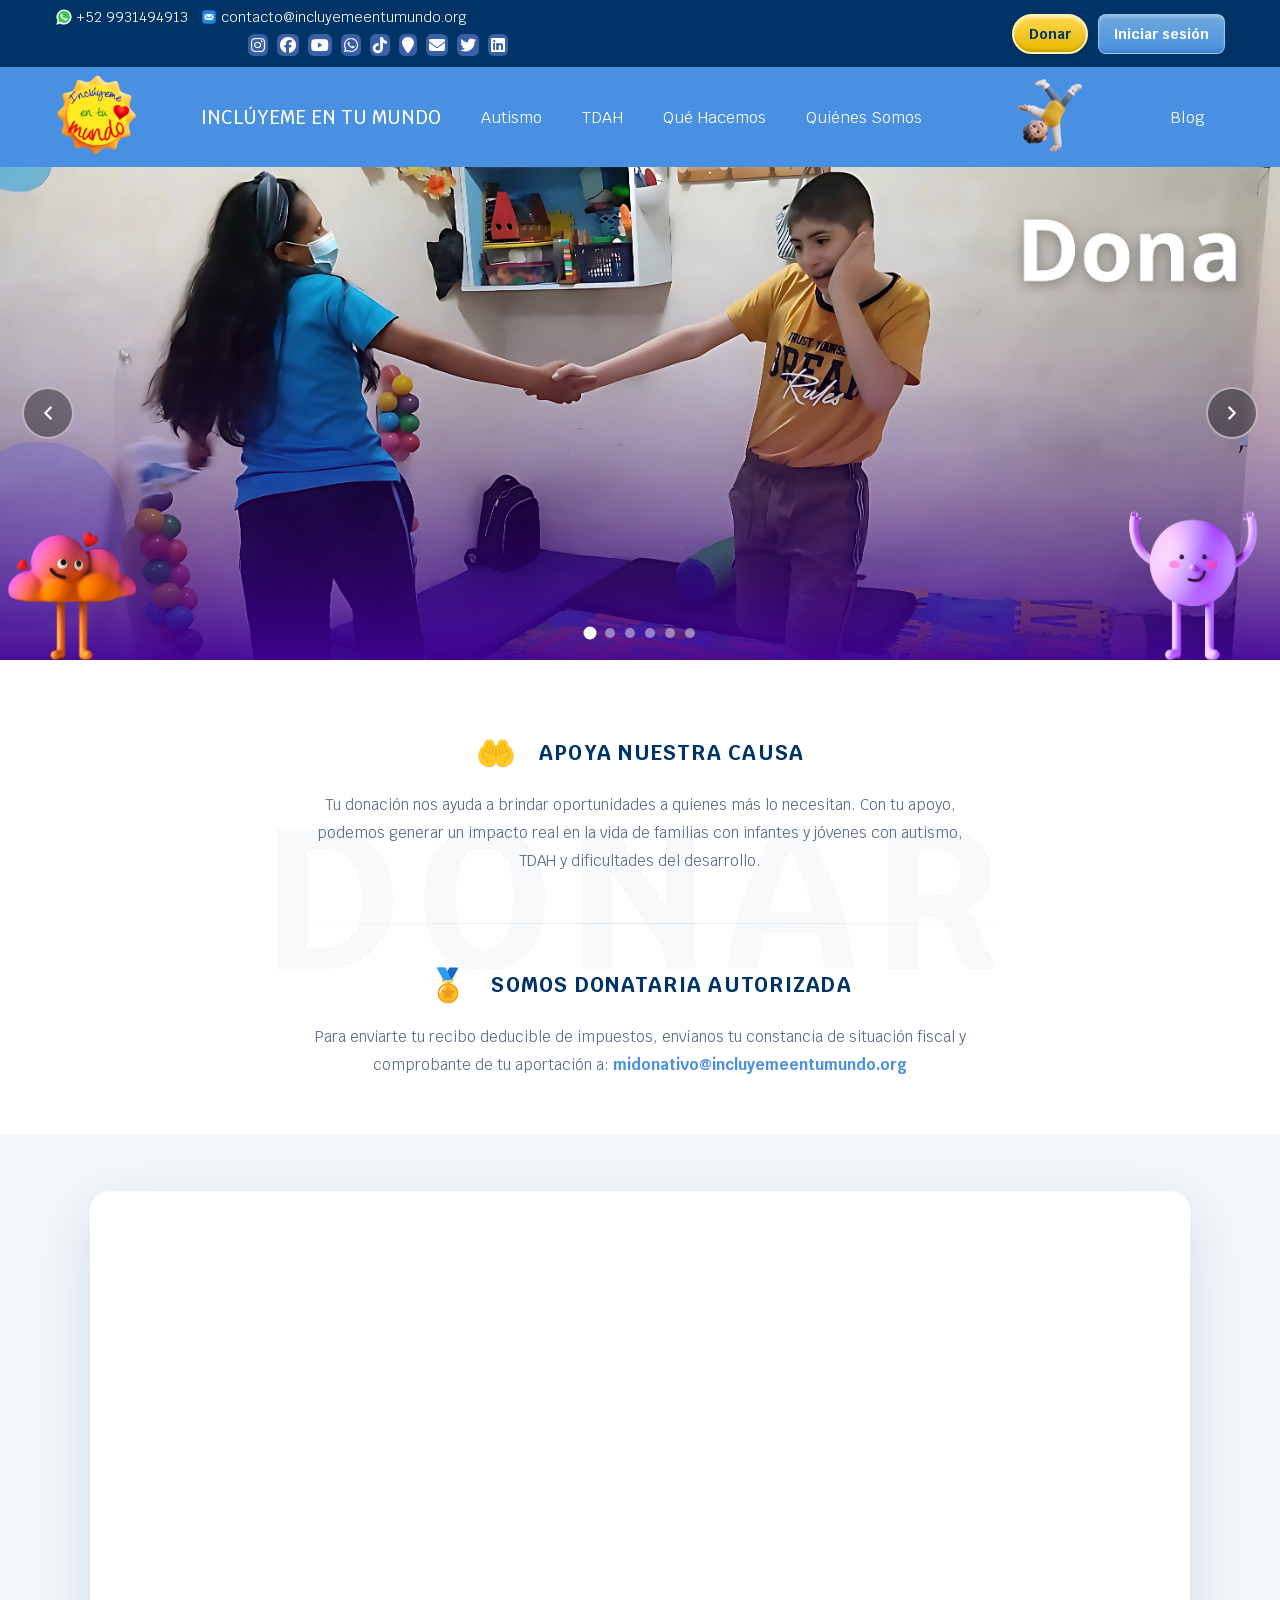
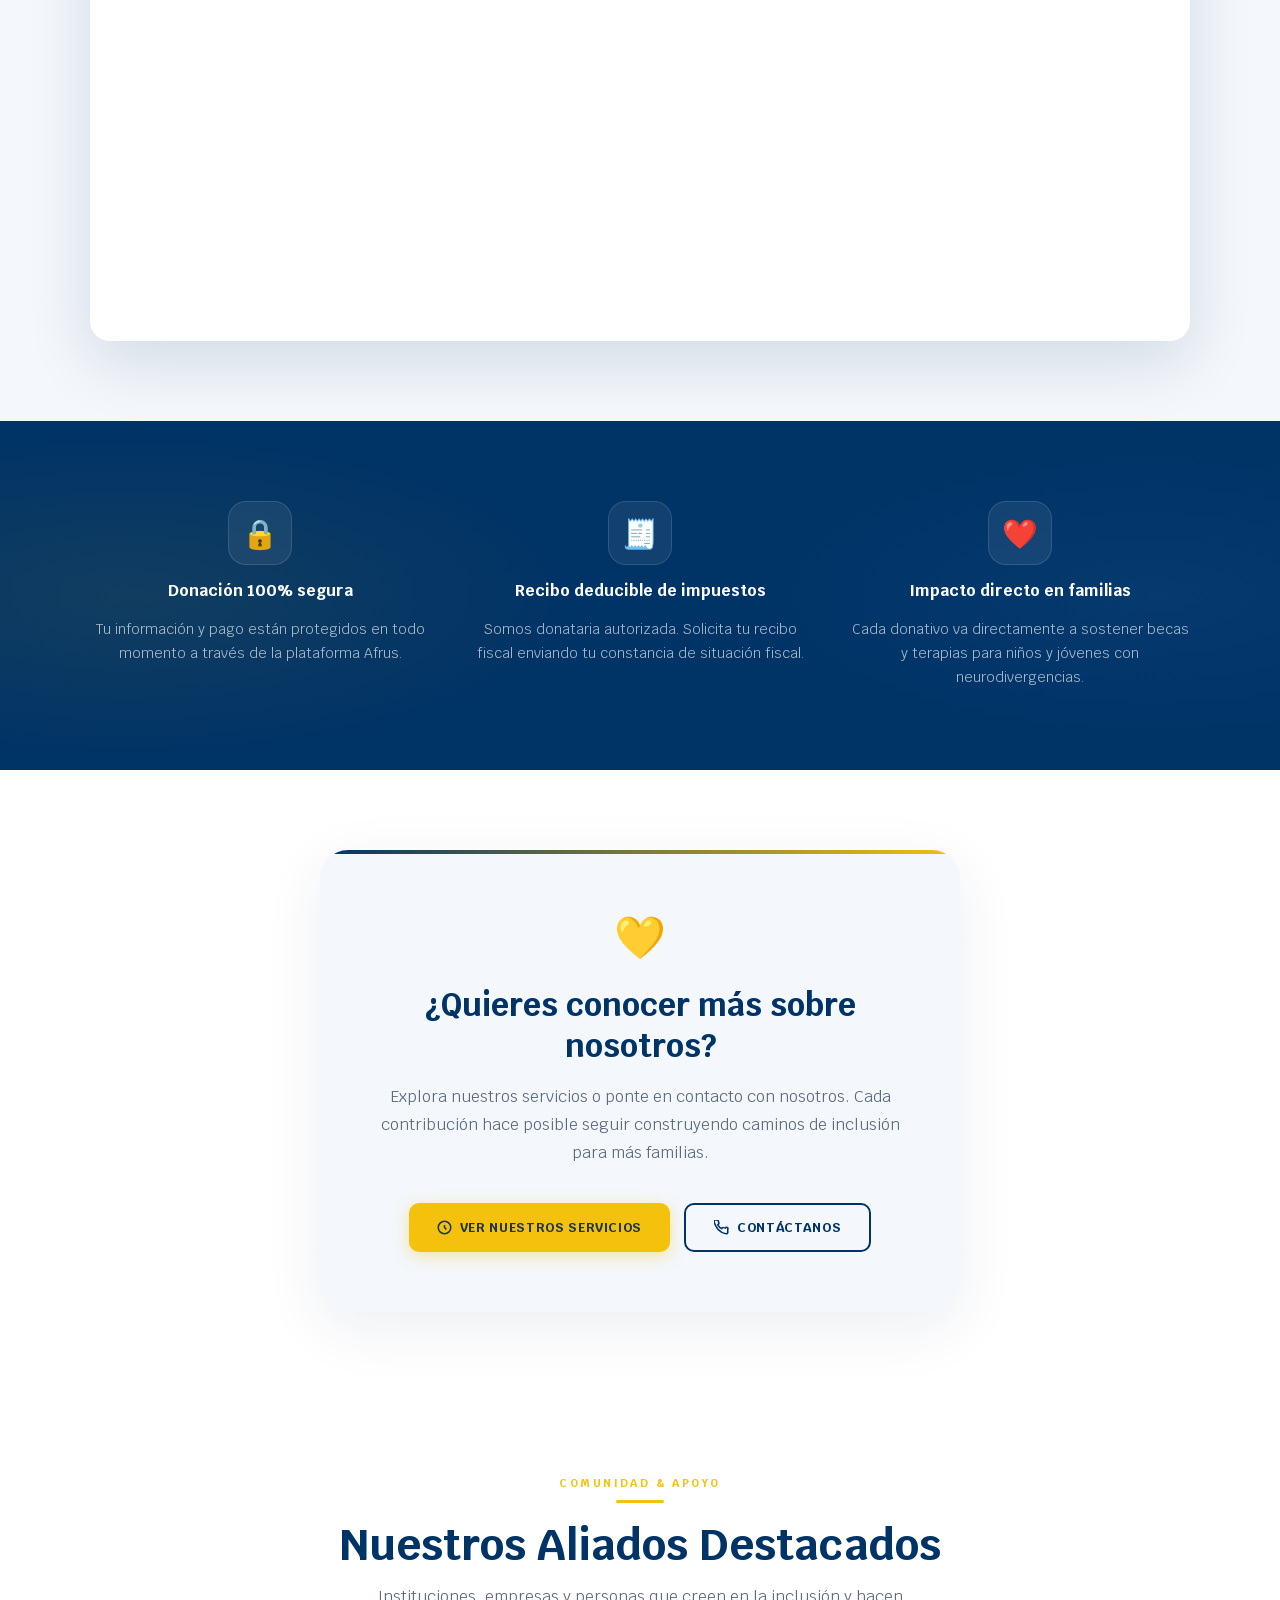
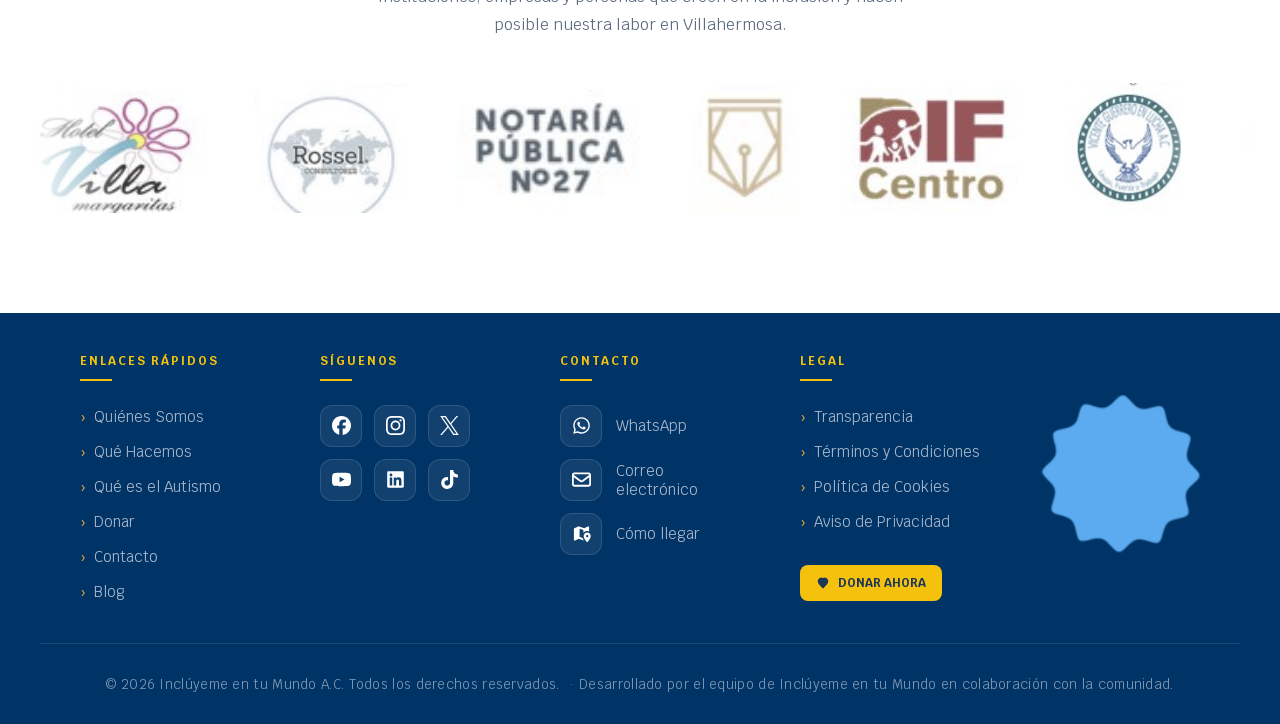
<file: donar.html>
<!doctype html>
<html lang="es">
  <head>
    <meta charset="UTF-8" />
    <meta name="viewport" content="width=device-width, initial-scale=1.0" />
    <title>Donar | Inclúyeme en tu Mundo</title>
    <link rel="preconnect" href="https://fonts.googleapis.com" />
    <link rel="preconnect" href="https://fonts.gstatic.com" crossorigin />

    <!-- Favicon -->
    <link rel="icon" href="img/favicon.ico" />
    <link
      rel="apple-touch-icon"
      sizes="180x180"
      href="img/apple-touch-icon.png"
    />

    <!-- CSS -->
    <link rel="stylesheet" href="css/global.css" />
    <link rel="stylesheet" href="css/donar.css" />

    <!-- Scripts -->
    <script src="js/global.js" defer></script>
    <script src="js/donar.js" defer></script>

    <!-- Fonts -->
    <link
      href="https://fonts.googleapis.com/css2?family=Krub:ital,wght@0,400;0,500;0,600;0,700;1,600&display=swap"
      rel="stylesheet"
    />
    <link
      rel="stylesheet"
      href="https://cdnjs.cloudflare.com/ajax/libs/font-awesome/6.5.0/css/all.min.css"
    />
  </head>

  <body>
    <!-- ================= HEADER PRINCIPAL ================= -->
    <header>
      <!-- Wrapper general de navegación (top bar + menú principal) -->
      <div class="navigation-wrapper">
        <!-- ======== BARRA SUPERIOR (CONTACTO Y REDES) ======== -->
        <div class="top-bar">
          <div class="container top-bar-container">
            <!-- Contenedor de contacto y redes sociales -->
            <div class="contact-wrapper">
              <!-- Información de contacto directa -->
              <div class="contact-info">
                <!-- Enlace a WhatsApp -->
                <a
                  href="https://wa.me/5219931494913"
                  class="whatsapp-link"
                  target="_blank"
                  rel="noopener noreferrer"
                >
                  <img src="icons/whatsapp-color.svg" alt="WhatsApp" />
                  <span>+52 9931494913</span>
                </a>

                <!-- Enlace para enviar correo -->
                <a
                  href="mailto:contacto@incluyemeentumundo.org"
                  class="email-link"
                >
                  <img src="icons/mail-color.svg" alt="Correo" />
                  <span>contacto@incluyemeentumundo.org</span>
                </a>
              </div>

              <!-- Iconos de redes sociales -->
              <div class="social-icons">
                <!-- Instagram -->
                <a
                  href="https://www.instagram.com/incluyemeentumundo/"
                  target="_blank"
                  rel="noopener noreferrer"
                  aria-label="Instagram de Inclúyeme en tu Mundo"
                >
                  <i class="fab fa-instagram"></i>
                </a>

                <!-- Facebook -->
                <a
                  href="https://es-la.facebook.com/incluyemeentumundoac/"
                  target="_blank"
                  rel="noopener noreferrer"
                  aria-label="Facebook de Inclúyeme en tu Mundo"
                >
                  <i class="fab fa-facebook"></i>
                </a>

                <!-- YouTube -->
                <a
                  href="https://www.youtube.com/@incluyeme"
                  target="_blank"
                  rel="noopener noreferrer"
                  aria-label="Canal de YouTube de Inclúyeme en tu Mundo"
                >
                  <i class="fab fa-youtube"></i>
                </a>

                <!-- WhatsApp (acceso rápido) -->
                <a
                  href="https://wa.me/5219931494913"
                  target="_blank"
                  rel="noopener noreferrer"
                  aria-label="Enviar mensaje por WhatsApp a Inclúyeme en tu Mundo"
                >
                  <i class="fab fa-whatsapp"></i>
                </a>

                <!-- TikTok -->
                <a
                  href="https://www.tiktok.com/@incluyemeentumundo"
                  target="_blank"
                  rel="noopener noreferrer"
                  aria-label="TikTok de Inclúyeme en tu Mundo"
                >
                  <i class="fab fa-tiktok"></i>
                </a>

                <!-- Ubicación en Google Maps -->
                <a
                  href="https://maps.app.goo.gl/1Pju8fS2awf7P4PY7"
                  target="_blank"
                  rel="noopener noreferrer"
                  aria-label="Ubicación en Google Maps de Inclúyeme en tu Mundo"
                >
                  <i class="fa fa-map-marker"></i>
                </a>

                <!-- Correo directo -->
                <a
                  href="mailto:contacto@incluyemeentumundo.org"
                  aria-label="Enviar correo a Inclúyeme en tu Mundo"
                >
                  <i class="fa fa-envelope"></i>
                </a>

                <!-- Twitter -->
                <a
                  href="https://twitter.com/incluyemetmundo"
                  target="_blank"
                  rel="noopener noreferrer"
                  aria-label="Twitter de Inclúyeme en tu Mundo"
                >
                  <i class="fab fa-twitter"></i>
                </a>

                <!-- LinkedIn -->
                <a
                  href="https://www.linkedin.com/in/incluyemeentumundo/"
                  target="_blank"
                  rel="noopener noreferrer"
                  aria-label="LinkedIn de Inclúyeme en tu Mundo"
                >
                  <i class="fab fa-linkedin"></i>
                </a>
              </div>
            </div>

            <!-- Botones de acción (donación e inicio de sesión) -->
            <div class="auth-buttons">
              <!-- Botón para donaciones -->
              <a href="donar.html" class="donate-button"> Donar </a>

              <!-- Botón de login -->
              <a
                href="https://incluyemeentumundo.org/api/views/login_usuario.php"
                class="login-button"
              >
                Iniciar sesión
              </a>
            </div>
          </div>
        </div>

        <!-- ======== MENÚ PRINCIPAL DE NAVEGACIÓN ======== -->
        <nav id="menu" aria-label="Navegación principal">
          <div class="container">
            <!-- Logo / Marca -->
            <div class="navbar-brand">
              <a href="index.html">
                <img
                  src="img/logo.png"
                  alt="Inclúyeme en tu Mundo"
                  class="navbar-logo"
                />
              </a>
            </div>

            <!-- Botón hamburguesa para móviles -->
            <button
              class="mobile-toggle"
              aria-expanded="false"
              aria-label="Mostrar u ocultar menú"
              onclick="toggleMobileMenu()"
            >
              ☰
            </button>

            <!-- Lista de enlaces de navegación -->
            <ul class="navbar-nav" id="navbarNav">
              <!-- Página principal -->
              <li>
                <a href="index.html" onclick="handleLinkClick()">
                  INCLÚYEME EN TU MUNDO
                </a>
              </li>

              <!-- Sección Autismo -->
              <li>
                <a href="autismo.html" onclick="handleLinkClick()"> Autismo </a>
              </li>

              <!-- Sección TDAH -->
              <li>
                <a href="tdah.html" onclick="handleLinkClick()"> TDAH </a>
              </li>

              <!-- Qué hacemos -->
              <li>
                <a href="que-hacemos.html" onclick="handleLinkClick()">
                  Qué Hacemos
                </a>
              </li>

              <!-- Quiénes somos -->
              <li>
                <a href="quienes-somos.html" onclick="handleLinkClick()">
                  Quiénes Somos
                </a>
              </li>

              <!-- Elemento visual decorativo (personaje) -->
              <li class="personaje-navbar-wrapper">
                <img
                  src="img/personaje-1.png"
                  alt=""
                  class="personaje-navbar"
                />
              </li>

              <!-- Blog -->
              <li>
                <a href="blog.html" onclick="handleLinkClick()"> Blog </a>
              </li>
            </ul>
          </div>
        </nav>
      </div>
    </header>

    <!-- HERO -->
    <section class="hero" id="hero">
      <!-- SLIDES: las 6 imágenes -->
      <div class="carousel-slide">
        <a href="autismo.html">
          <img
            src="img/carrusel-1.png"
            alt="Información sobre autismo y apoyo a familias"
          />
        </a>
      </div>

      <div class="carousel-slide">
        <a href="tdah.html">
          <img
            src="img/carrusel-2.png"
            alt="Información sobre TDAH y acompañamiento a niños y jóvenes"
          />
        </a>
      </div>
      <div class="carousel-slide">
        <a href="que-hacemos.html">
          <img
            src="img/carrusel-3.png"
            alt="Servicios y programas de Inclúyeme en tu Mundo"
          />
        </a>
      </div>

      <div class="carousel-slide">
        <a href="quienes-somos.html">
          <img
            src="img/carrusel-4.png"
            alt="Historia y misión de Inclúyeme en tu Mundo"
          />
        </a>
      </div>

      <div class="carousel-slide active">
        <a href="donar.html">
          <img
            src="img/carrusel-5.png"
            alt="Opciones para donar y apoyar la causa"
          />
        </a>
      </div>

      <div class="carousel-slide">
        <a href="blog.html">
          <img
            src="img/carrusel-6.png"
            alt="Artículos y contenido del blog sobre inclusión y desarrollo"
          />
        </a>
      </div>

      <!-- Fechas -->
      <button class="carousel-btn prev" aria-label="Anterior">
        <svg viewBox="0 0 24 24"><polyline points="15 18 9 12 15 6" /></svg>
      </button>
      <button class="carousel-btn next" aria-label="Siguiente">
        <svg viewBox="0 0 24 24"><polyline points="9 6 15 12 9 18" /></svg>
      </button>

      <!-- Dots -->
      <div class="carousel-dots" aria-label="Indicadores de diapositiva">
        <button class="carousel-dot active" aria-label="Ir al slide 1"></button>
        <button class="carousel-dot" aria-label="Ir al slide 2"></button>
        <button class="carousel-dot" aria-label="Ir al slide 3"></button>
        <button class="carousel-dot" aria-label="Ir al slide 4"></button>
        <button class="carousel-dot" aria-label="Ir al slide 5"></button>
        <button class="carousel-dot" aria-label="Ir al slide 6"></button>
      </div>
    </section>

    <div class="donar-page">
      <!-- ===== INTRO: Apoya nuestra causa + Donataria ===== -->
      <section class="donar-intro">
        <div class="donar-intro__inner">
          <!-- Bloque 1: Apoya nuestra causa -->
          <div class="donar-intro__block">
            <h2 class="donar-intro__title">
              <span class="donar-intro__icon">🤲</span>Apoya nuestra causa
            </h2>
            <p class="donar-intro__text">
              Tu donación nos ayuda a brindar oportunidades a quienes más lo
              necesitan. Con tu apoyo, podemos generar un impacto real en la
              vida de familias con infantes y jóvenes con autismo, TDAH y
              dificultades del desarrollo.
            </p>
          </div>

          <div class="donar-intro__sep"></div>

          <!-- Bloque 2: Donataria autorizada -->
          <div class="donar-intro__block">
            <h2 class="donar-intro__title">
              <span class="donar-intro__icon">🏅</span>Somos donataria
              autorizada
            </h2>
            <p class="donar-intro__text">
              Para enviarte tu recibo deducible de impuestos, envíanos tu
              constancia de situación fiscal y comprobante de tu aportación a:
              <a href="mailto:midonativo@incluyemeentumundo.org"
                >midonativo@incluyemeentumundo.org</a
              >
            </p>
          </div>
        </div>
      </section>

      <!-- ===== PORTAL DE DONACIÓN AFRUS ===== -->
      <section class="donar-portal" id="donar">
        <div class="donar-portal__inner">
          <div class="donar-portal__wrap">
            <iframe
              src="https://my.afrus.org/form/52ad3fc3-50ed-40f3-9841-0cb2472195c3/renderDesign"
              width="100%"
              height="750px"
              style="border: none; border-radius: 20px"
              title="Formulario de Donación Afrus"
            >
            </iframe>
          </div>
        </div>
      </section>

      <!-- ===== TRUST STRIP ===== -->
      <section class="trust-strip">
        <div class="trust-strip__inner">
          <div class="trust-item">
            <div class="trust-item__icon">🔒</div>
            <h3 class="trust-item__title">Donación 100% segura</h3>
            <p class="trust-item__desc">
              Tu información y pago están protegidos en todo momento a través de
              la plataforma Afrus.
            </p>
          </div>
          <div class="trust-item">
            <div class="trust-item__icon">🧾</div>
            <h3 class="trust-item__title">Recibo deducible de impuestos</h3>
            <p class="trust-item__desc">
              Somos donataria autorizada. Solicita tu recibo fiscal enviando tu
              constancia de situación fiscal.
            </p>
          </div>
          <div class="trust-item">
            <div class="trust-item__icon">❤️</div>
            <h3 class="trust-item__title">Impacto directo en familias</h3>
            <p class="trust-item__desc">
              Cada donativo va directamente a sostener becas y terapias para
              niños y jóvenes con neurodivergencias.
            </p>
          </div>
        </div>
      </section>

      <!-- ===== CTA FINAL ===== -->
      <section class="cta-section">
        <div class="cta-box">
          <span class="cta-icon">💛</span>
          <h2>¿Quieres conocer más sobre nosotros?</h2>
          <p>
            Explora nuestros servicios o ponte en contacto con nosotros. Cada
            contribución hace posible seguir construyendo caminos de inclusión
            para más familias.
          </p>
          <div class="cta-btns">
            <a href="servicios.html" class="btn-primary">
              <svg
                width="15"
                height="15"
                viewBox="0 0 24 24"
                fill="none"
                stroke="currentColor"
                stroke-width="2.5"
              >
                <circle cx="12" cy="12" r="10" />
                <path d="M12 8v4l3 3" />
              </svg>
              Ver nuestros servicios
            </a>
            <a href="contacto.html" class="btn-outline">
              <svg
                width="15"
                height="15"
                viewBox="0 0 24 24"
                fill="none"
                stroke="currentColor"
                stroke-width="2.5"
              >
                <path
                  d="M22 16.92v3a2 2 0 01-2.18 2 19.79 19.79 0 01-8.63-3.07A19.5 19.5 0 013.07 9.81 19.79 19.79 0 010 1.18 2 2 0 012 0h3a2 2 0 012 1.72c.127.96.361 1.903.7 2.81a2 2 0 01-.45 2.11L6.09 7.91a16 16 0 006 6l1.27-1.27a2 2 0 012.11-.45c.907.339 1.85.573 2.81.7A2 2 0 0122 14.92v2z"
                />
              </svg>
              Contáctanos
            </a>
          </div>
        </div>
      </section>
    </div>
    <!-- /donar-page -->

    <!-- SPONSOR CAROUSEL -->
    <section class="sponsors-section">
      <div class="sponsors-header">
        <span class="sponsors-eyebrow">Comunidad & Apoyo</span>
        <div class="sponsors-gold-bar"></div>
        <h2 class="sponsors-title">Nuestros Aliados Destacados</h2>
        <p class="sponsors-subtitle">
          Instituciones, empresas y personas que creen en la inclusión y hacen
          posible nuestra labor en Villahermosa.
        </p>
      </div>

      <div class="sponsors-track-wrap">
        <div class="sponsors-track">
          <img src="img/logos/donantes_00.png" alt="Aliado" />
          <img src="img/logos/donantes_01.png" alt="Aliado" />
          <img src="img/logos/donantes_02.png" alt="Aliado" />
          <img src="img/logos/donantes_03.png" alt="Aliado" />
          <img src="img/logos/donantes_04.png" alt="Aliado" />
          <img src="img/logos/donantes_05.png" alt="Aliado" />
          <img src="img/logos/donantes_06.png" alt="Aliado" />
          <img src="img/logos/donantes_07.png" alt="Aliado" />
          <img src="img/logos/donantes_08.png" alt="Aliado" />
          <img src="img/logos/donantes_09.png" alt="Aliado" />
          <img src="img/logos/donantes_10.png" alt="Aliado" />
          <img src="img/logos/donantes_11.png" alt="Aliado" />
          <img src="img/logos/donantes_12.png" alt="Aliado" />
          <img src="img/logos/donantes_13.png" alt="Aliado" />
          <img src="img/logos/donantes_14.png" alt="Aliado" />
          <img src="img/logos/donantes_15.png" alt="Aliado" />
          <img src="img/logos/donantes_16.png" alt="Aliado" />
          <img src="img/logos/donantes_17.png" alt="Aliado" />
          <img src="img/logos/donantes_18.png" alt="Aliado" />
          <img src="img/logos/donantes_19.png" alt="Aliado" />
          <img src="img/logos/donantes_20.png" alt="Aliado" />
          <img src="img/logos/donantes_21.png" alt="Aliado" />
          <img src="img/logos/donantes_22.png" alt="Aliado" />
          <img src="img/logos/donantes_23.png" alt="Aliado" />
          <img src="img/logos/donantes_24.png" alt="Aliado" />

          <!-- Duplicado para loop infinito -->
          <img src="img/logos/donantes_00.png" alt="Aliado" />
          <img src="img/logos/donantes_01.png" alt="Aliado" />
          <img src="img/logos/donantes_02.png" alt="Aliado" />
          <img src="img/logos/donantes_03.png" alt="Aliado" />
          <img src="img/logos/donantes_04.png" alt="Aliado" />
          <img src="img/logos/donantes_05.png" alt="Aliado" />
          <img src="img/logos/donantes_06.png" alt="Aliado" />
          <img src="img/logos/donantes_07.png" alt="Aliado" />
          <img src="img/logos/donantes_08.png" alt="Aliado" />
          <img src="img/logos/donantes_09.png" alt="Aliado" />
          <img src="img/logos/donantes_10.png" alt="Aliado" />
          <img src="img/logos/donantes_11.png" alt="Aliado" />
          <img src="img/logos/donantes_12.png" alt="Aliado" />
          <img src="img/logos/donantes_13.png" alt="Aliado" />
          <img src="img/logos/donantes_14.png" alt="Aliado" />
          <img src="img/logos/donantes_15.png" alt="Aliado" />
          <img src="img/logos/donantes_16.png" alt="Aliado" />
          <img src="img/logos/donantes_17.png" alt="Aliado" />
          <img src="img/logos/donantes_18.png" alt="Aliado" />
          <img src="img/logos/donantes_19.png" alt="Aliado" />
          <img src="img/logos/donantes_20.png" alt="Aliado" />
          <img src="img/logos/donantes_21.png" alt="Aliado" />
          <img src="img/logos/donantes_22.png" alt="Aliado" />
          <img src="img/logos/donantes_23.png" alt="Aliado" />
          <img src="img/logos/donantes_24.png" alt="Aliado" />
        </div>
      </div>
    </section>

    <!-- ================= FOOTER GLOBAL ================= -->
    <footer role="contentinfo">
      <!-- Wrapper principal del footer -->
      <div class="footer-container">
        <!-- ======== COLUMNA: ENLACES DE NAVEGACIÓN ======== -->
        <nav class="footer-links" aria-label="Enlaces rápidos del sitio">
          <h3>Enlaces Rápidos</h3>
          <ul>
            <li><a href="quienes-somos.html">Quiénes Somos</a></li>
            <li><a href="que-hacemos.html">Qué Hacemos</a></li>
            <li><a href="que-es-autismo.html">Qué es el Autismo</a></li>
            <li><a href="donar.html">Donar</a></li>
            <li><a href="contacto.html">Contacto</a></li>
            <li><a href="blog.html">Blog</a></li>
          </ul>
        </nav>

        <!-- ======== COLUMNA: REDES SOCIALES ======== -->
        <section class="footer-social" aria-label="Redes sociales">
          <h3>Síguenos</h3>

          <!-- Iconos de redes -->
          <div class="social-icons">
            <!-- Facebook -->
            <a
              href="https://www.facebook.com/incluyemeentumundoac/"
              target="_blank"
              rel="noopener noreferrer external"
              aria-label="Visitar Facebook"
            >
              <img src="icons/facebook.svg" alt="" />
            </a>

            <!-- Instagram -->
            <a
              href="https://www.instagram.com/incluyemeentumundo/"
              target="_blank"
              rel="noopener noreferrer external"
              aria-label="Visitar Instagram"
            >
              <img src="icons/instagram.svg" alt="" />
            </a>

            <!-- X (Twitter) -->
            <a
              href="https://x.com/incluyemetmundo"
              target="_blank"
              rel="noopener noreferrer external"
              aria-label="Visitar perfil en X"
            >
              <img src="icons/x.svg" alt="" />
            </a>

            <!-- YouTube -->
            <a
              href="https://www.youtube.com/@incluyeme/videos"
              target="_blank"
              rel="noopener noreferrer external"
              aria-label="Ver canal de YouTube"
            >
              <img src="icons/youtube.svg" alt="" />
            </a>

            <!-- LinkedIn -->
            <a
              href="https://www.linkedin.com/in/incluyemeentumundo/"
              target="_blank"
              rel="noopener noreferrer external"
              aria-label="Visitar LinkedIn"
            >
              <img src="icons/linkedin.svg" alt="" />
            </a>

            <!-- TikTok -->
            <a
              href="https://www.tiktok.com/@incluyemeentumundo"
              target="_blank"
              rel="noopener noreferrer external"
              aria-label="Ver contenido en TikTok"
            >
              <img src="icons/tiktok.svg" alt="" />
            </a>
          </div>
        </section>

        <!-- ======== COLUMNA: CONTACTO DIRECTO ======== -->
        <section class="footer-contact" aria-label="Contacto directo">
          <h3>Contacto</h3>

          <div class="contact-icons">
            <!-- WhatsApp -->
            <a
              href="https://wa.me/529931494913"
              target="_blank"
              rel="noopener noreferrer external"
              class="contact-item"
              aria-label="Enviar mensaje por WhatsApp"
            >
              <span class="icon-wrap">
                <img src="icons/whatsapp.svg" alt="" />
              </span>
              WhatsApp
            </a>

            <!-- Correo -->
            <a
              href="mailto:contacto@incluyemeentumundo.org"
              class="contact-item"
              aria-label="Enviar correo electrónico"
            >
              <span class="icon-wrap">
                <img src="icons/email.svg" alt="" />
              </span>
              Correo electrónico
            </a>

            <!-- Ubicación / ruta -->
            <a
              href="https://www.google.com/maps/dir/?api=1&destination=17.9842652,-92.9225942"
              target="_blank"
              rel="noopener noreferrer external"
              class="contact-item"
              aria-label="Abrir ruta en Google Maps"
            >
              <span class="icon-wrap">
                <img src="icons/googlemaps.svg" alt="" />
              </span>
              Cómo llegar
            </a>
          </div>
        </section>

        <!-- ======== COLUMNA: INFORMACIÓN LEGAL ======== -->
        <section class="footer-legal-col" aria-label="Información legal">
          <h3>Legal</h3>

          <ul>
            <li><a href="#" class="no-click">Transparencia</a></li>
            <li><a href="#" class="no-click">Términos y Condiciones</a></li>
            <li><a href="#" class="no-click">Política de Cookies</a></li>
            <li><a href="#" class="no-click">Aviso de Privacidad</a></li>
          </ul>

          <!-- CTA: Donación -->
          <a
            href="donar.html"
            class="footer-donate-btn"
            aria-label="Donar ahora"
          >
            <svg
              xmlns="http://www.w3.org/2000/svg"
              viewBox="0 0 24 24"
              fill="currentColor"
              aria-hidden="true"
            >
              <path
                d="M12 21.593c-.425-.396-8.993-7.677-8.993-12.03A6.007 6.007 0 0 1 12 3.564a6.007 6.007 0 0 1 8.993 6C20.993 13.916 12.425 21.197 12 21.593z"
              />
            </svg>
            Donar ahora
          </a>
        </section>

        <!-- ======== LOGO INSTITUCIONAL ======== -->
        <div class="footer-logo">
          <a href="index.html">
            <img src="img/logo.png" alt="Logo de Inclúyeme en tu Mundo" />
          </a>
        </div>
      </div>

      <!-- ======== BARRA INFERIOR (COPYRIGHT) ======== -->
      <div class="footer-bottom">
        <p>
          &copy; 2026 Inclúyeme en tu Mundo A.C. Todos los derechos reservados.
        </p>
        <p>
          Desarrollado por el equipo de Inclúyeme en tu Mundo en colaboración
          con la comunidad.
        </p>
      </div>
    </footer>
  </body>
</html>
</file>
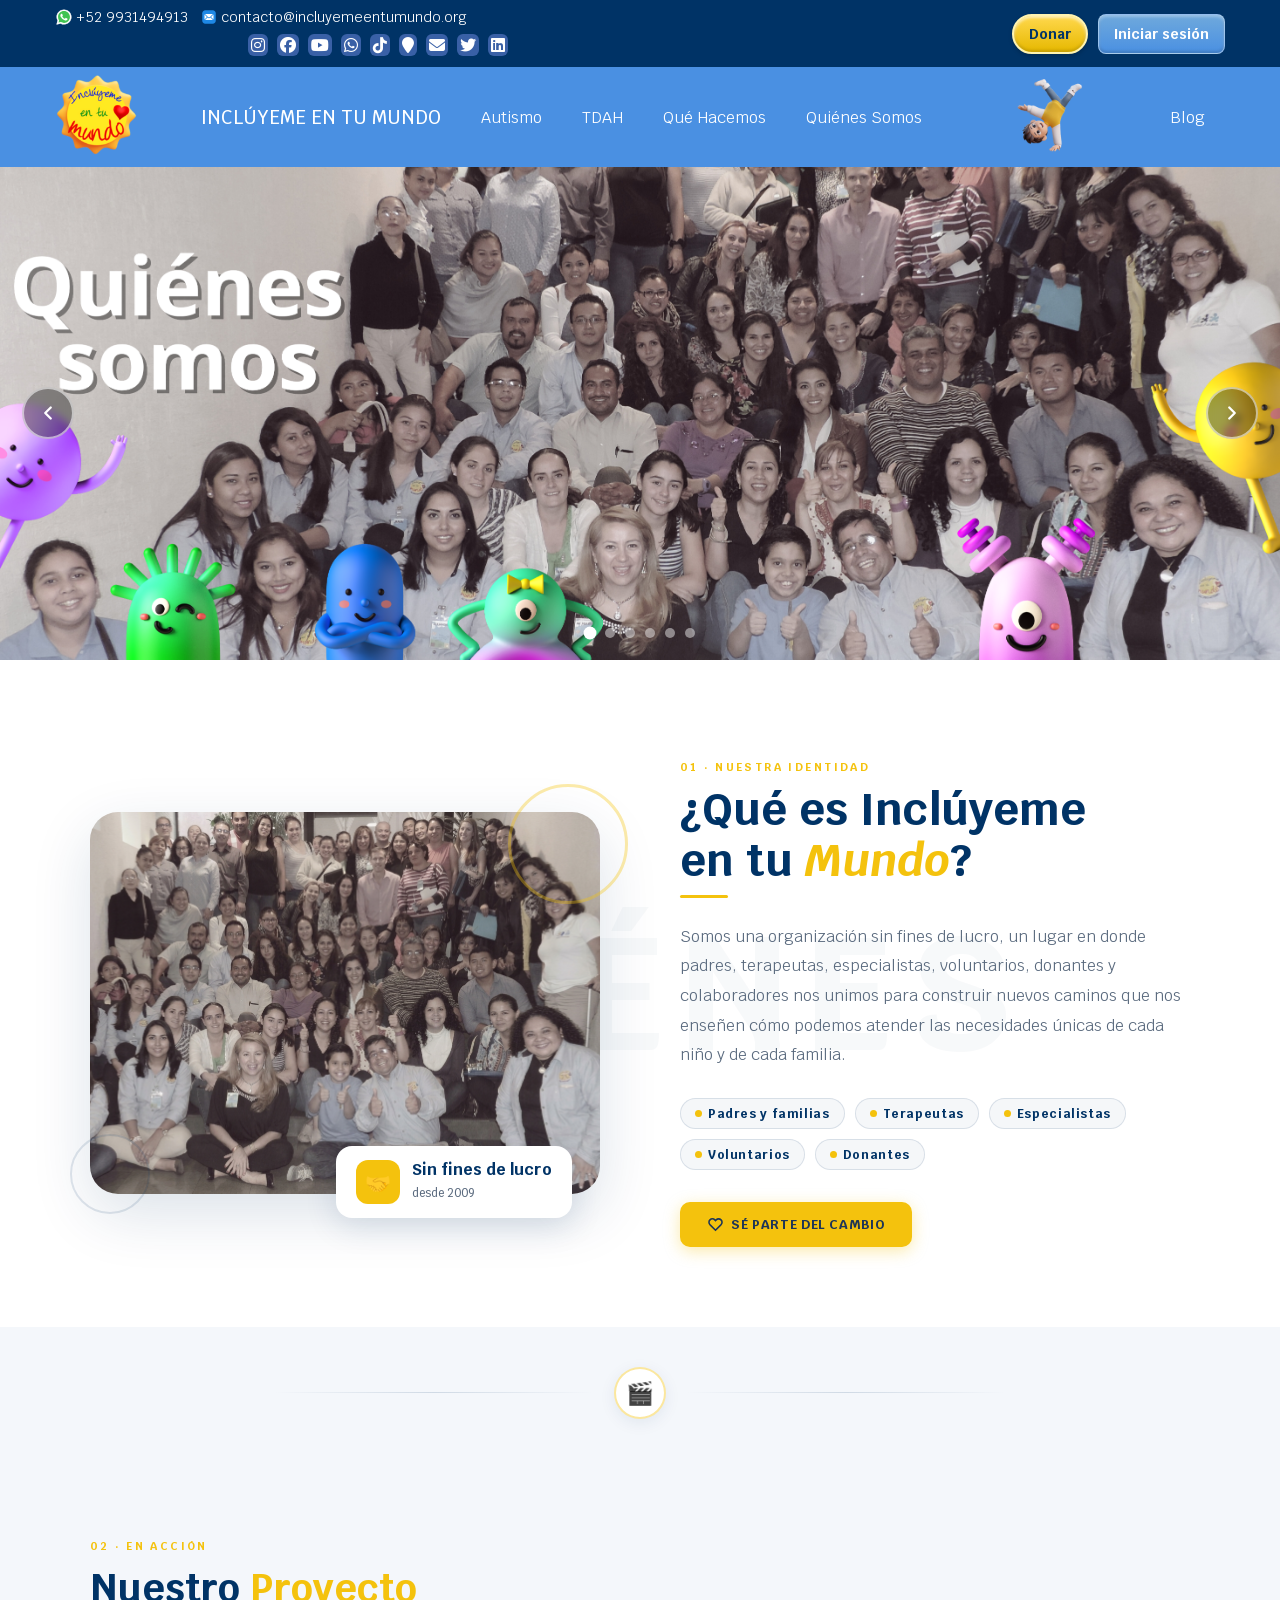
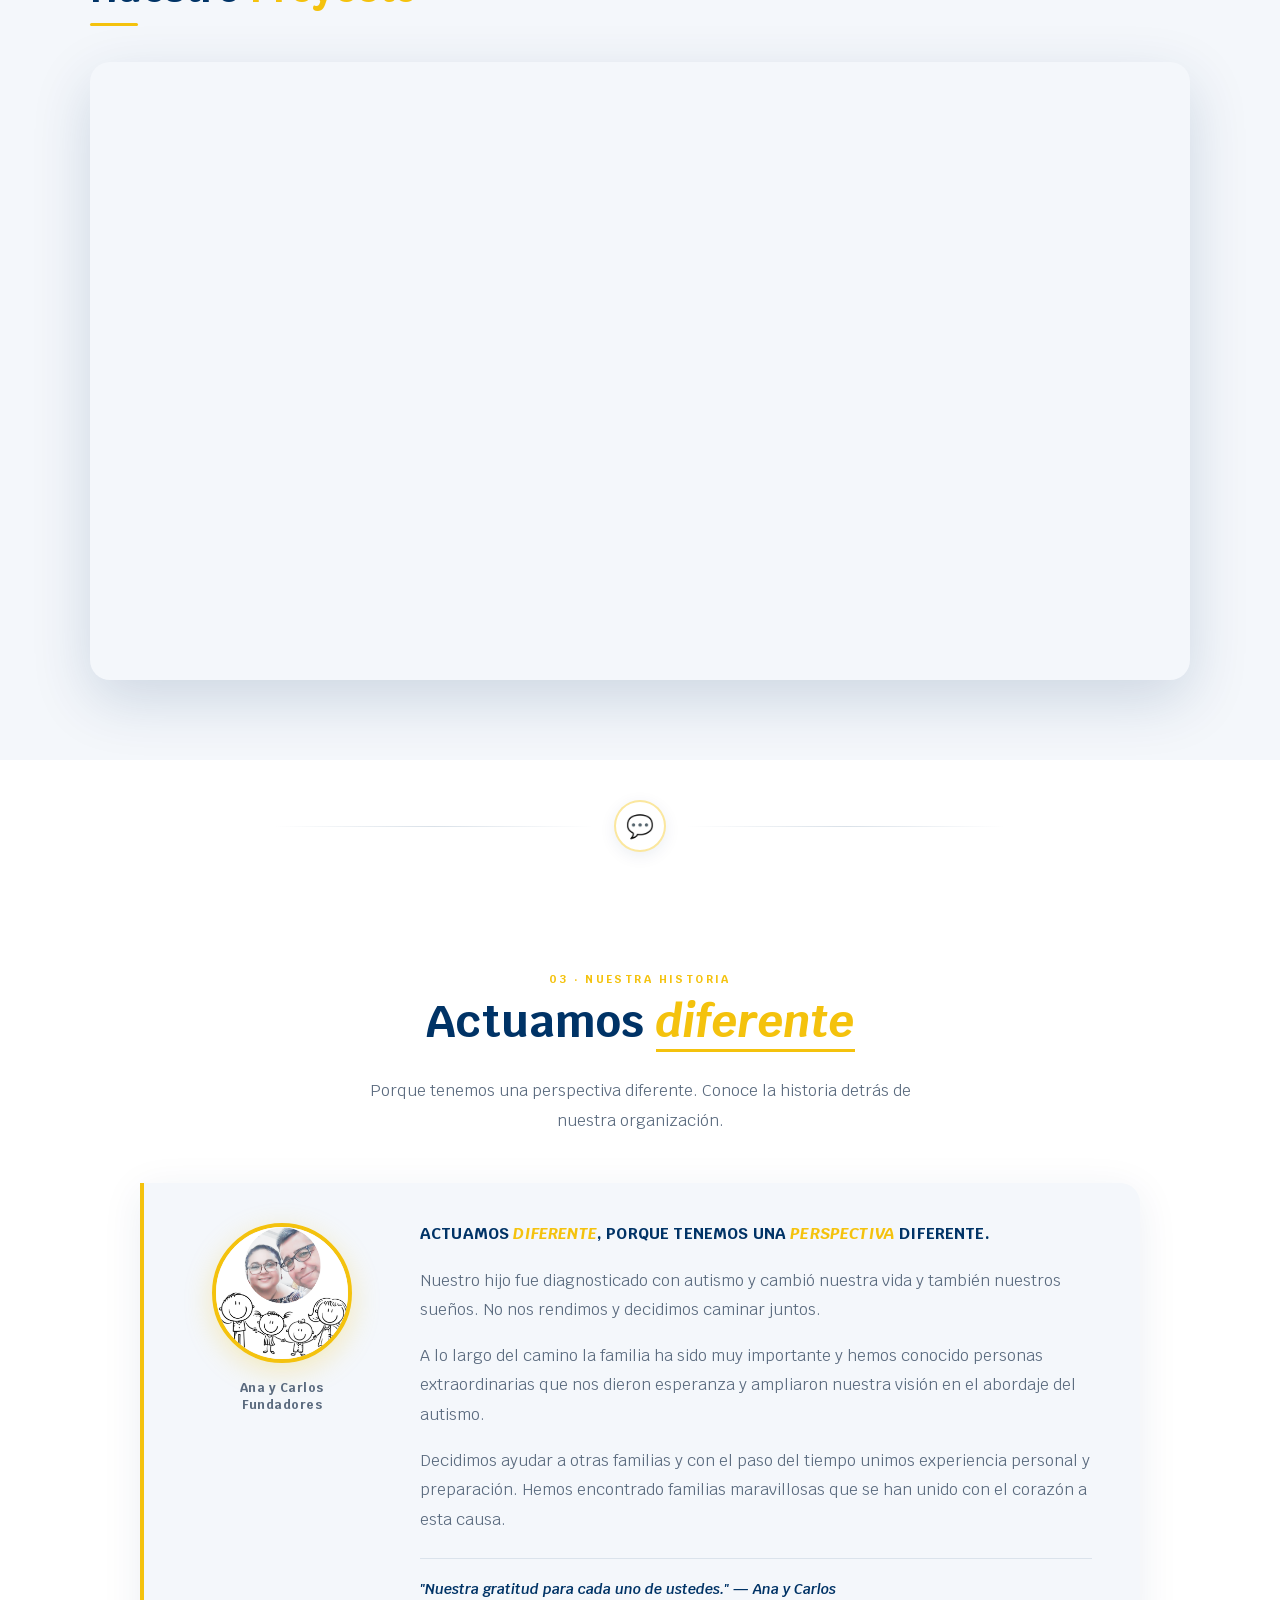
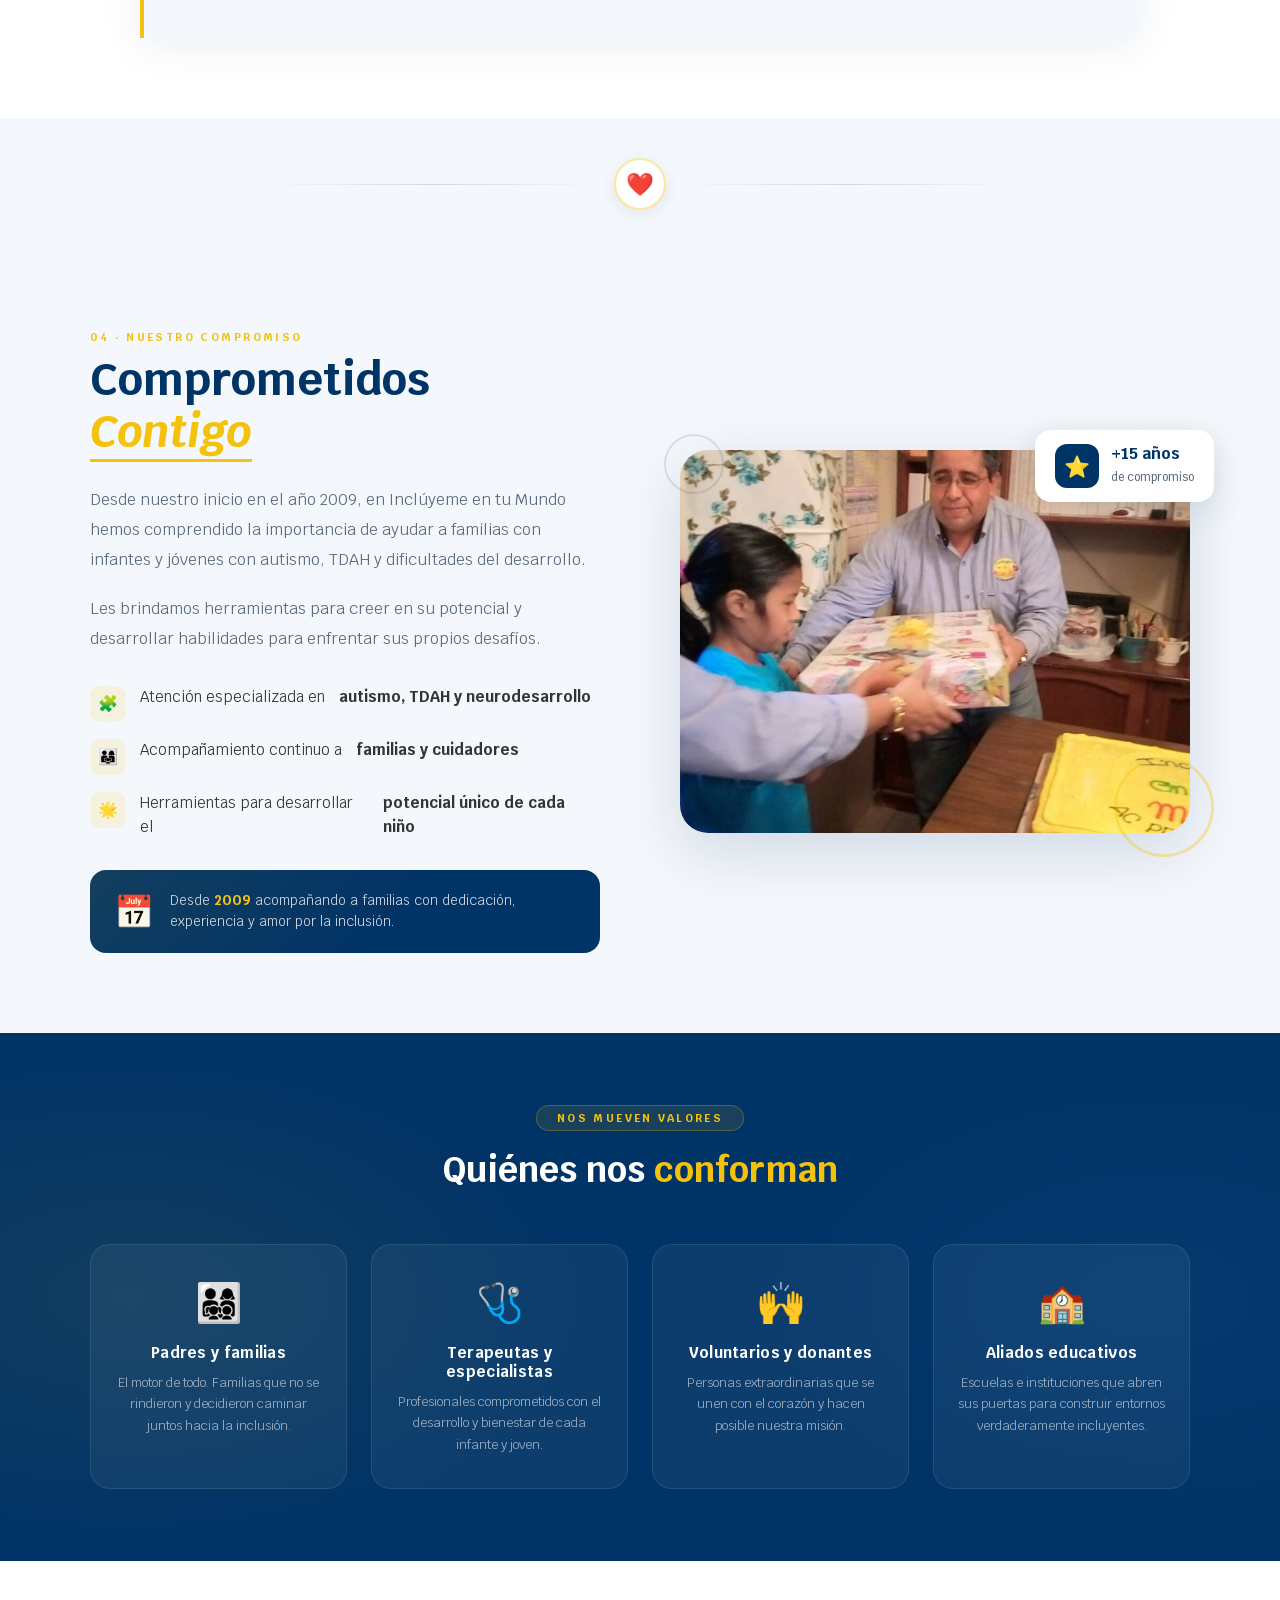
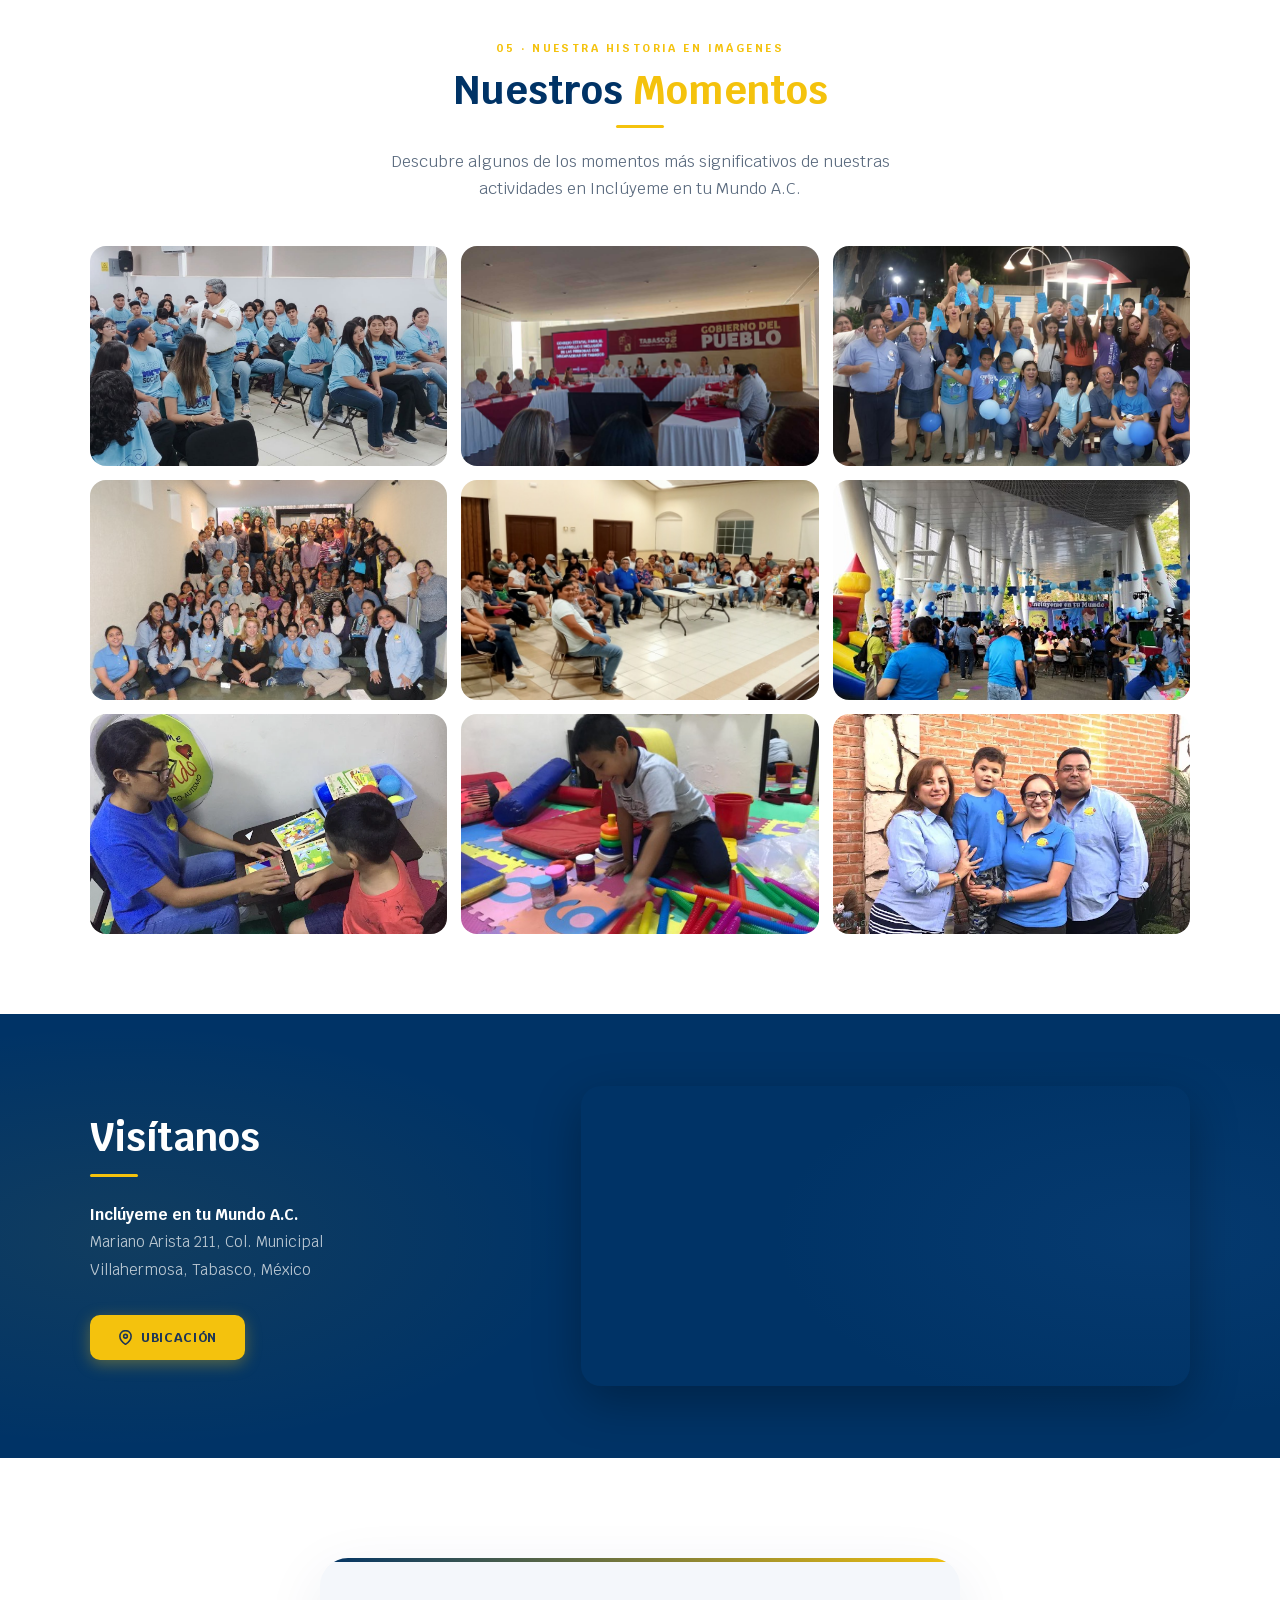
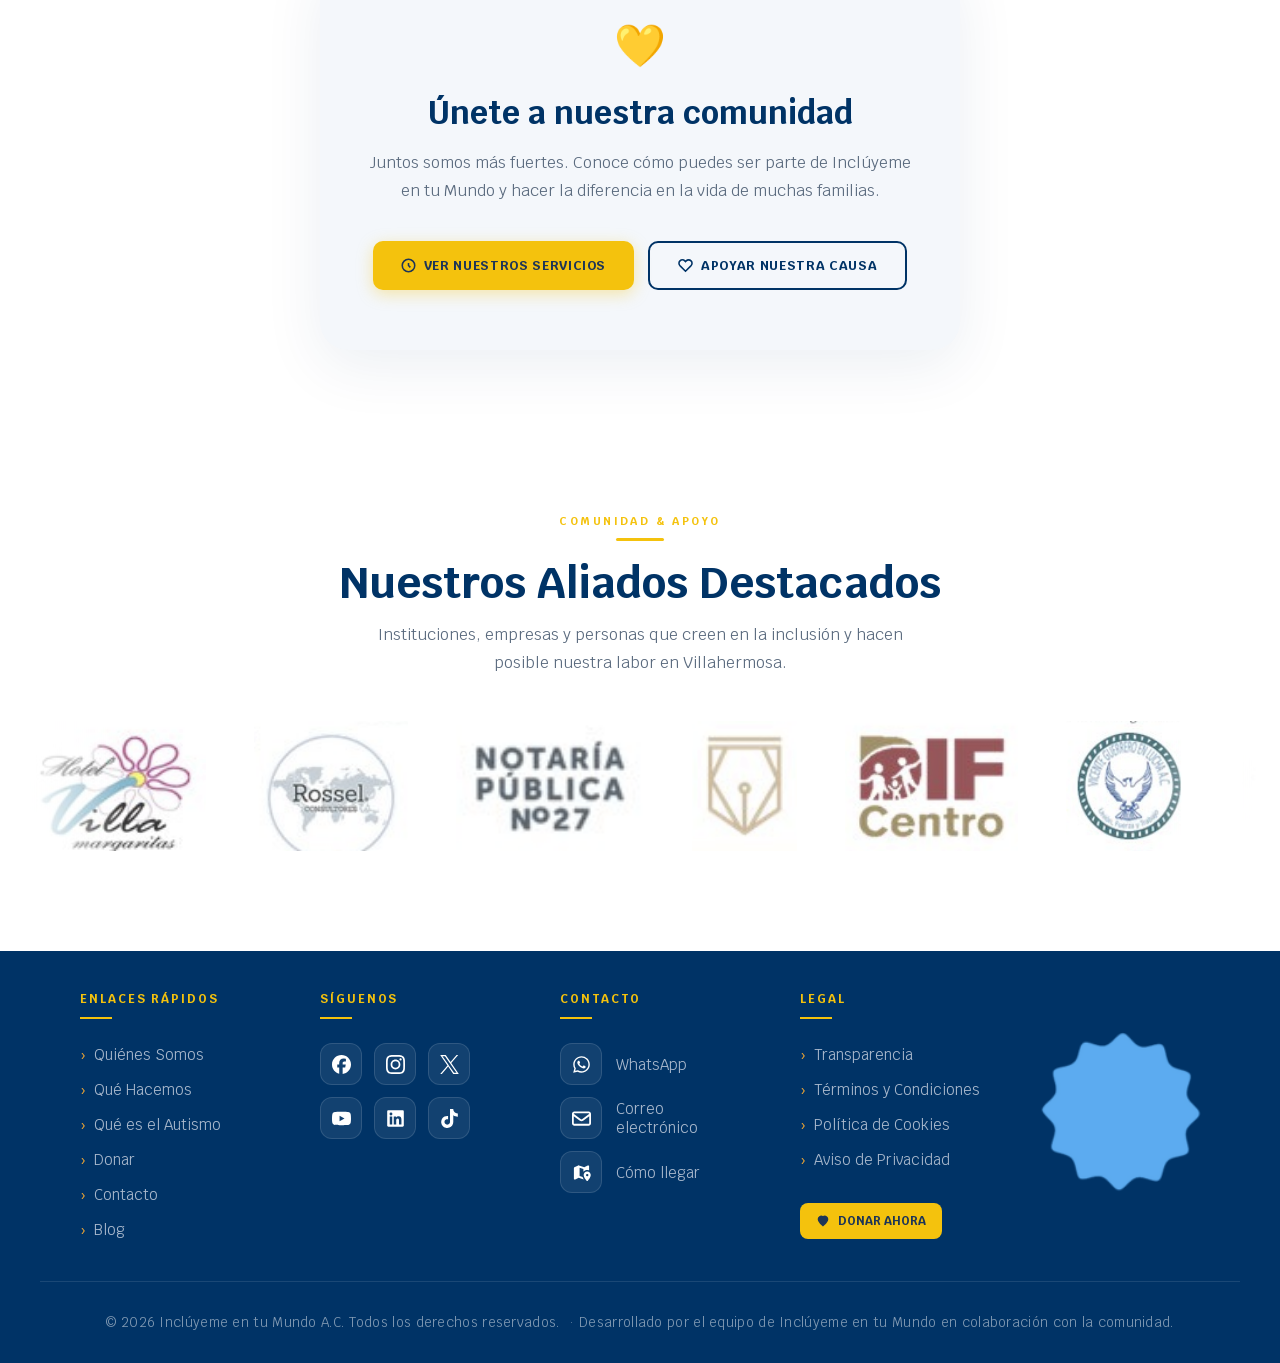
<file: quienes-somos.html>
<!doctype html>
<html lang="es">
  <head>
    <meta charset="UTF-8" />
    <meta name="viewport" content="width=device-width, initial-scale=1.0" />
    <title>Quiénes Somos | Inclúyeme en tu Mundo</title>
    <link rel="preconnect" href="https://fonts.googleapis.com" />
    <link rel="preconnect" href="https://fonts.gstatic.com" crossorigin />

    <!-- Favicon -->
    <link rel="icon" href="img/favicon.ico" />
    <link
      rel="apple-touch-icon"
      sizes="180x180"
      href="img/apple-touch-icon.png"
    />

    <!-- CSS -->
    <link rel="stylesheet" href="css/global.css" />
    <link rel="stylesheet" href="css/quienes-somos.css" />

    <!-- Scripts -->
    <script src="js/global.js" defer></script>
    <script src="js/quienes-somos.js" defer></script>

    <!-- Fonts -->
    <link
      href="https://fonts.googleapis.com/css2?family=Krub:ital,wght@0,400;0,500;0,600;0,700;1,600&display=swap"
      rel="stylesheet"
    />
    <link
      rel="stylesheet"
      href="https://cdnjs.cloudflare.com/ajax/libs/font-awesome/6.5.0/css/all.min.css"
    />
  </head>

  <body>
    <!-- ================= HEADER PRINCIPAL ================= -->
    <header>
      <!-- Wrapper general de navegación (top bar + menú principal) -->
      <div class="navigation-wrapper">
        <!-- ======== BARRA SUPERIOR (CONTACTO Y REDES) ======== -->
        <div class="top-bar">
          <div class="container top-bar-container">
            <!-- Contenedor de contacto y redes sociales -->
            <div class="contact-wrapper">
              <!-- Información de contacto directa -->
              <div class="contact-info">
                <!-- Enlace a WhatsApp -->
                <a
                  href="https://wa.me/5219931494913"
                  class="whatsapp-link"
                  target="_blank"
                  rel="noopener noreferrer"
                >
                  <img src="icons/whatsapp-color.svg" alt="WhatsApp" />
                  <span>+52 9931494913</span>
                </a>

                <!-- Enlace para enviar correo -->
                <a
                  href="mailto:contacto@incluyemeentumundo.org"
                  class="email-link"
                >
                  <img src="icons/mail-color.svg" alt="Correo" />
                  <span>contacto@incluyemeentumundo.org</span>
                </a>
              </div>

              <!-- Iconos de redes sociales -->
              <div class="social-icons">
                <!-- Instagram -->
                <a
                  href="https://www.instagram.com/incluyemeentumundo/"
                  target="_blank"
                  rel="noopener noreferrer"
                  aria-label="Instagram de Inclúyeme en tu Mundo"
                >
                  <i class="fab fa-instagram"></i>
                </a>

                <!-- Facebook -->
                <a
                  href="https://es-la.facebook.com/incluyemeentumundoac/"
                  target="_blank"
                  rel="noopener noreferrer"
                  aria-label="Facebook de Inclúyeme en tu Mundo"
                >
                  <i class="fab fa-facebook"></i>
                </a>

                <!-- YouTube -->
                <a
                  href="https://www.youtube.com/@incluyeme"
                  target="_blank"
                  rel="noopener noreferrer"
                  aria-label="Canal de YouTube de Inclúyeme en tu Mundo"
                >
                  <i class="fab fa-youtube"></i>
                </a>

                <!-- WhatsApp (acceso rápido) -->
                <a
                  href="https://wa.me/5219931494913"
                  target="_blank"
                  rel="noopener noreferrer"
                  aria-label="Enviar mensaje por WhatsApp a Inclúyeme en tu Mundo"
                >
                  <i class="fab fa-whatsapp"></i>
                </a>

                <!-- TikTok -->
                <a
                  href="https://www.tiktok.com/@incluyemeentumundo"
                  target="_blank"
                  rel="noopener noreferrer"
                  aria-label="TikTok de Inclúyeme en tu Mundo"
                >
                  <i class="fab fa-tiktok"></i>
                </a>

                <!-- Ubicación en Google Maps -->
                <a
                  href="https://maps.app.goo.gl/1Pju8fS2awf7P4PY7"
                  target="_blank"
                  rel="noopener noreferrer"
                  aria-label="Ubicación en Google Maps de Inclúyeme en tu Mundo"
                >
                  <i class="fa fa-map-marker"></i>
                </a>

                <!-- Correo directo -->
                <a
                  href="mailto:contacto@incluyemeentumundo.org"
                  aria-label="Enviar correo a Inclúyeme en tu Mundo"
                >
                  <i class="fa fa-envelope"></i>
                </a>

                <!-- Twitter -->
                <a
                  href="https://twitter.com/incluyemetmundo"
                  target="_blank"
                  rel="noopener noreferrer"
                  aria-label="Twitter de Inclúyeme en tu Mundo"
                >
                  <i class="fab fa-twitter"></i>
                </a>

                <!-- LinkedIn -->
                <a
                  href="https://www.linkedin.com/in/incluyemeentumundo/"
                  target="_blank"
                  rel="noopener noreferrer"
                  aria-label="LinkedIn de Inclúyeme en tu Mundo"
                >
                  <i class="fab fa-linkedin"></i>
                </a>
              </div>
            </div>

            <!-- Botones de acción (donación e inicio de sesión) -->
            <div class="auth-buttons">
              <!-- Botón para donaciones -->
              <a href="donar.html" class="donate-button"> Donar </a>

              <!-- Botón de login -->
              <a
                href="https://incluyemeentumundo.org/api/views/login_usuario.php"
                class="login-button"
              >
                Iniciar sesión
              </a>
            </div>
          </div>
        </div>

        <!-- ======== MENÚ PRINCIPAL DE NAVEGACIÓN ======== -->
        <nav id="menu" aria-label="Navegación principal">
          <div class="container">
            <!-- Logo / Marca -->
            <div class="navbar-brand">
              <a href="index.html">
                <img
                  src="img/logo.png"
                  alt="Inclúyeme en tu Mundo"
                  class="navbar-logo"
                />
              </a>
            </div>

            <!-- Botón hamburguesa para móviles -->
            <button
              class="mobile-toggle"
              aria-expanded="false"
              aria-label="Mostrar u ocultar menú"
              onclick="toggleMobileMenu()"
            >
              ☰
            </button>

            <!-- Lista de enlaces de navegación -->
            <ul class="navbar-nav" id="navbarNav">
              <!-- Página principal -->
              <li>
                <a href="index.html" onclick="handleLinkClick()">
                  INCLÚYEME EN TU MUNDO
                </a>
              </li>

              <!-- Sección Autismo -->
              <li>
                <a href="autismo.html" onclick="handleLinkClick()"> Autismo </a>
              </li>

              <!-- Sección TDAH -->
              <li>
                <a href="tdah.html" onclick="handleLinkClick()"> TDAH </a>
              </li>

              <!-- Qué hacemos -->
              <li>
                <a href="que-hacemos.html" onclick="handleLinkClick()">
                  Qué Hacemos
                </a>
              </li>

              <!-- Quiénes somos -->
              <li>
                <a href="quienes-somos.html" onclick="handleLinkClick()">
                  Quiénes Somos
                </a>
              </li>

              <!-- Elemento visual decorativo (personaje) -->
              <li class="personaje-navbar-wrapper">
                <img
                  src="img/personaje-1.png"
                  alt=""
                  class="personaje-navbar"
                />
              </li>

              <!-- Blog -->
              <li>
                <a href="blog.html" onclick="handleLinkClick()"> Blog </a>
              </li>
            </ul>
          </div>
        </nav>
      </div>
    </header>

    <!-- HERO -->
    <section class="hero" id="hero">
      <!-- SLIDES: las 6 imágenes -->
      <div class="carousel-slide">
        <a href="autismo.html">
          <img
            src="img/carrusel-1.png"
            alt="Información sobre autismo y apoyo a familias"
          />
        </a>
      </div>

      <div class="carousel-slide">
        <a href="tdah.html">
          <img
            src="img/carrusel-2.png"
            alt="Información sobre TDAH y acompañamiento a niños y jóvenes"
          />
        </a>
      </div>
      <div class="carousel-slide">
        <a href="que-hacemos.html">
          <img
            src="img/carrusel-3.png"
            alt="Servicios y programas de Inclúyeme en tu Mundo"
          />
        </a>
      </div>

      <div class="carousel-slide active">
        <a href="quienes-somos.html">
          <img
            src="img/carrusel-4.png"
            alt="Historia y misión de Inclúyeme en tu Mundo"
          />
        </a>
      </div>

      <div class="carousel-slide">
        <a href="donar.html">
          <img
            src="img/carrusel-5.png"
            alt="Opciones para donar y apoyar la causa"
          />
        </a>
      </div>

      <div class="carousel-slide">
        <a href="blog.html">
          <img
            src="img/carrusel-6.png"
            alt="Artículos y contenido del blog sobre inclusión y desarrollo"
          />
        </a>
      </div>

      <!-- Fechas -->
      <button class="carousel-btn prev" aria-label="Anterior">
        <svg viewBox="0 0 24 24"><polyline points="15 18 9 12 15 6" /></svg>
      </button>
      <button class="carousel-btn next" aria-label="Siguiente">
        <svg viewBox="0 0 24 24"><polyline points="9 6 15 12 9 18" /></svg>
      </button>

      <!-- Dots -->
      <div class="carousel-dots" aria-label="Indicadores de diapositiva">
        <button class="carousel-dot active" aria-label="Ir al slide 1"></button>
        <button class="carousel-dot" aria-label="Ir al slide 2"></button>
        <button class="carousel-dot" aria-label="Ir al slide 3"></button>
        <button class="carousel-dot" aria-label="Ir al slide 4"></button>
        <button class="carousel-dot" aria-label="Ir al slide 5"></button>
        <button class="carousel-dot" aria-label="Ir al slide 6"></button>
      </div>
    </section>

    <div class="qs-page">
      <!-- ===== 1. ¿QUÉ ES INCLÚYEME? ===== -->
      <section class="qs-intro" id="que-es">
        <div class="qs-intro__inner">
          <!-- Visual izquierda -->
          <div class="qs-intro__visual">
            <div
              class="deco-ring qs-intro__ring-1"
              style="top: -28px; right: -28px; width: 120px; height: 120px"
            ></div>
            <div
              class="deco-ring deco-ring--sm qs-intro__ring-2"
              style="bottom: -20px; left: -20px; width: 80px; height: 80px"
            ></div>
            <img
              src="img/quienes-somos-1.jpg"
              alt="Equipo de Inclúyeme en tu Mundo A.C."
              class="qs-intro__img"
            />
            <div
              class="float-badge qs-intro__badge"
              style="bottom: -24px; right: 28px"
            >
              <div class="float-badge__icon float-badge__icon--gold">🤝</div>
              <div class="float-badge__text">
                <strong>Sin fines de lucro</strong>
                <span>desde 2009</span>
              </div>
            </div>
          </div>

          <!-- Contenido derecha -->
          <div class="qs-intro__content">
            <span class="section-eyebrow">01 · Nuestra identidad</span>
            <h2 class="qs-intro__title">
              ¿Qué es Inclúyeme<br />en tu
              <em style="color: var(--gold); font-style: italic">Mundo</em>?
            </h2>
            <div class="gold-bar"></div>
            <p class="section-text">
              Somos una organización sin fines de lucro, un lugar en donde
              padres, terapeutas, especialistas, voluntarios, donantes y
              colaboradores nos unimos para construir nuevos caminos que nos
              enseñen cómo podemos atender las necesidades únicas de cada niño y
              de cada familia.
            </p>
            <div class="keyword-chips">
              <span class="chip"
                ><span class="chip-dot"></span>Padres y familias</span
              >
              <span class="chip"><span class="chip-dot"></span>Terapeutas</span>
              <span class="chip"
                ><span class="chip-dot"></span>Especialistas</span
              >
              <span class="chip"
                ><span class="chip-dot"></span>Voluntarios</span
              >
              <span class="chip"><span class="chip-dot"></span>Donantes</span>
            </div>
            <div style="margin-top: 32px">
              <a href="donar.html" class="btn-primary">
                <svg
                  width="15"
                  height="15"
                  viewBox="0 0 24 24"
                  fill="none"
                  stroke="currentColor"
                  stroke-width="2.5"
                >
                  <path
                    d="M20.84 4.61a5.5 5.5 0 00-7.78 0L12 5.67l-1.06-1.06a5.5 5.5 0 00-7.78 7.78l1.06 1.06L12 21.23l7.78-7.78 1.06-1.06a5.5 5.5 0 000-7.78z"
                  />
                </svg>
                Sé parte del cambio
              </a>
            </div>
          </div>
        </div>
      </section>

      <!-- ===== DIVIDER ===== -->
      <div class="section-break">
        <div class="section-break__line"></div>
        <div class="section-break__icon">🎬</div>
        <div class="section-break__line"></div>
      </div>

      <!-- ===== 2. NUESTRO PROYECTO (video) ===== -->
      <section class="qs-proyecto" id="proyecto">
        <div class="qs-proyecto__inner">
          <div class="qs-proyecto__header">
            <span class="section-eyebrow">02 · En acción</span>
            <h2>Nuestro <span style="color: var(--gold)">Proyecto</span></h2>
            <div class="gold-bar"></div>
          </div>
          <div class="qs-video-wrap">
            <iframe
              src="https://www.youtube.com/embed/ATWDDOV8oAk?si=dmexNN3DDVWoMHJ6"
              title="Proyecto Aprende a Aprender — Inclúyeme en tu Mundo AC"
              frameborder="0"
              allow="
                accelerometer;
                autoplay;
                clipboard-write;
                encrypted-media;
                gyroscope;
                picture-in-picture;
                web-share;
              "
              referrerpolicy="strict-origin-when-cross-origin"
              allowfullscreen
            >
            </iframe>
          </div>
        </div>
      </section>

      <!-- ===== DIVIDER ===== -->
      <div class="section-break" style="background: var(--white)">
        <div class="section-break__line"></div>
        <div class="section-break__icon">💬</div>
        <div class="section-break__line"></div>
      </div>

      <!-- ===== 3. HISTORIA / FUNDADORES ===== -->
      <section class="qs-historia" id="historia">
        <div class="qs-historia__inner">
          <div style="text-align: center; margin-bottom: 48px">
            <span class="section-eyebrow">03 · Nuestra historia</span>
            <h2 class="section-title" style="text-align: center">
              Actuamos <em>diferente</em>
            </h2>
            <p class="section-text" style="max-width: 560px; margin: 0 auto">
              Porque tenemos una perspectiva diferente. Conoce la historia
              detrás de nuestra organización.
            </p>
          </div>

          <div class="quote-card">
            <div class="quote-card__avatar">
              <div class="avatar-circle">
                <img
                  src="img/quienes-somos-2.jpg"
                  alt="Ana y Carlos, fundadores"
                />
              </div>
              <span class="avatar-label">Ana y Carlos<br />Fundadores</span>
            </div>
            <div class="quote-card__body">
              <p class="quote-heading">
                Actuamos <em>DIFERENTE</em>, porque tenemos una
                <em>PERSPECTIVA</em> diferente.
              </p>
              <p class="section-text">
                Nuestro hijo fue diagnosticado con autismo y cambió nuestra vida
                y también nuestros sueños. No nos rendimos y decidimos caminar
                juntos.
              </p>
              <p class="section-text">
                A lo largo del camino la familia ha sido muy importante y hemos
                conocido personas extraordinarias que nos dieron esperanza y
                ampliaron nuestra visión en el abordaje del autismo.
              </p>
              <p class="section-text">
                Decidimos ayudar a otras familias y con el paso del tiempo
                unimos experiencia personal y preparación. Hemos encontrado
                familias maravillosas que se han unido con el corazón a esta
                causa.
              </p>
              <p class="quote-signature">
                "Nuestra gratitud para cada uno de ustedes." — Ana y Carlos
              </p>
            </div>
          </div>
        </div>
      </section>

      <!-- ===== DIVIDER ===== -->
      <div class="section-break">
        <div class="section-break__line"></div>
        <div class="section-break__icon">❤️</div>
        <div class="section-break__line"></div>
      </div>

      <!-- ===== 4. COMPROMETIDOS CONTIGO ===== -->
      <section class="qs-comprometidos" id="comprometidos">
        <div class="qs-comprometidos__inner">
          <!-- Texto izquierda -->
          <div class="qs-comprometidos__content">
            <span class="section-eyebrow">04 · Nuestro compromiso</span>
            <h2 class="section-title">Comprometidos<br /><em>Contigo</em></h2>
            <p class="section-text">
              Desde nuestro inicio en el año 2009, en Inclúyeme en tu Mundo
              hemos comprendido la importancia de ayudar a familias con infantes
              y jóvenes con autismo, TDAH y dificultades del desarrollo.
            </p>
            <p class="section-text">
              Les brindamos herramientas para creer en su potencial y
              desarrollar habilidades para enfrentar sus propios desafíos.
            </p>
            <ul class="vision-values">
              <li>
                <span class="vv-icon">🧩</span>
                Atención especializada en
                <strong>autismo, TDAH y neurodesarrollo</strong>
              </li>
              <li>
                <span class="vv-icon">👨‍👩‍👧</span>
                Acompañamiento continuo a <strong>familias y cuidadores</strong>
              </li>
              <li>
                <span class="vv-icon">🌟</span>
                Herramientas para desarrollar el
                <strong>potencial único de cada niño</strong>
              </li>
            </ul>
            <div class="ods-strip">
              <span class="ods-strip__icon">📅</span>
              <p class="ods-strip__text">
                Desde <strong>2009</strong> acompañando a familias con
                dedicación, experiencia y amor por la inclusión.
              </p>
            </div>
          </div>

          <!-- Imagen derecha -->
          <div class="qs-comprometidos__visual">
            <div
              class="deco-ring comp-ring-1"
              style="
                bottom: -24px;
                right: -24px;
                width: 100px;
                height: 100px;
                animation-duration: 5s;
              "
            ></div>
            <div
              class="deco-ring deco-ring--sm comp-ring-2"
              style="top: -16px; left: -16px; width: 60px; height: 60px"
            ></div>
            <img
              src="img/quienes-somos-3.jpg"
              alt="Comprometidos contigo — Inclúyeme en tu Mundo"
              class="qs-comprometidos__img"
            />
            <div
              class="float-badge comp-badge"
              style="
                top: -20px;
                right: -24px;
                animation-delay: 0.5s;
                animation-duration: 4.5s;
              "
            >
              <div class="float-badge__icon float-badge__icon--blue">⭐</div>
              <div class="float-badge__text">
                <strong>+15 años</strong>
                <span>de compromiso</span>
              </div>
            </div>
          </div>
        </div>
      </section>

      <!-- ===== 5. PILLARS ===== -->
      <section class="pillars-section">
        <div class="pillars-header">
          <span class="eyebrow-white">Nos mueven valores</span>
          <h2>Quiénes nos <span>conforman</span></h2>
        </div>
        <div class="pillars-grid">
          <div class="pillar-card">
            <span class="pillar-card__emoji">👨‍👩‍👧‍👦</span>
            <h3 class="pillar-card__title">Padres y familias</h3>
            <p class="pillar-card__desc">
              El motor de todo. Familias que no se rindieron y decidieron
              caminar juntos hacia la inclusión.
            </p>
          </div>
          <div class="pillar-card">
            <span class="pillar-card__emoji">🩺</span>
            <h3 class="pillar-card__title">Terapeutas y especialistas</h3>
            <p class="pillar-card__desc">
              Profesionales comprometidos con el desarrollo y bienestar de cada
              infante y joven.
            </p>
          </div>
          <div class="pillar-card">
            <span class="pillar-card__emoji">🙌</span>
            <h3 class="pillar-card__title">Voluntarios y donantes</h3>
            <p class="pillar-card__desc">
              Personas extraordinarias que se unen con el corazón y hacen
              posible nuestra misión.
            </p>
          </div>
          <div class="pillar-card">
            <span class="pillar-card__emoji">🏫</span>
            <h3 class="pillar-card__title">Aliados educativos</h3>
            <p class="pillar-card__desc">
              Escuelas e instituciones que abren sus puertas para construir
              entornos verdaderamente incluyentes.
            </p>
          </div>
        </div>
      </section>

      <!-- ===== 6. GALERÍA: NUESTROS MOMENTOS ===== -->
      <section class="qs-galeria" id="momentos">
        <div class="qs-galeria__inner">
          <div class="qs-galeria__header">
            <span class="section-eyebrow"
              >05 · Nuestra historia en imágenes</span
            >
            <h2>Nuestros <span style="color: var(--gold)">Momentos</span></h2>
            <div class="gold-bar"></div>
            <p>
              Descubre algunos de los momentos más significativos de nuestras
              actividades en Inclúyeme en tu Mundo A.C.
            </p>
          </div>
          <div class="gallery-grid">
            <div class="gallery-item">
              <img
                src="img/gallery-1.jpg"
                alt="Taller de actividades con niños"
              />
              <div class="gallery-item__overlay"><span>Talleres</span></div>
            </div>
            <div class="gallery-item">
              <img
                src="img/gallery-2.jpg"
                alt="Actividades educativas en grupo"
              />
              <div class="gallery-item__overlay"><span>Educación</span></div>
            </div>
            <div class="gallery-item">
              <img
                src="img/gallery-3.jpg"
                alt="Evento de sensibilización con equipo"
              />
              <div class="gallery-item__overlay"><span>Comunidad</span></div>
            </div>
            <div class="gallery-item">
              <img
                src="img/gallery-4.jpg"
                alt="Equipo de colaboradores reunidos"
              />
              <div class="gallery-item__overlay"><span>Equipo</span></div>
            </div>
            <div class="gallery-item">
              <img
                src="img/gallery-5.jpg"
                alt="Convivencia familiar y celebración"
              />
              <div class="gallery-item__overlay"><span>Familias</span></div>
            </div>
            <div class="gallery-item">
              <img src="img/gallery-6.jpg" alt="Gran evento de inclusión" />
              <div class="gallery-item__overlay"><span>Eventos</span></div>
            </div>
            <div class="gallery-item">
              <img src="img/gallery-7.jpg" alt="Apoyo educativo individual" />
              <div class="gallery-item__overlay">
                <span>Apoyo educativo</span>
              </div>
            </div>
            <div class="gallery-item">
              <img
                src="img/gallery-8.jpg"
                alt="Niño en actividad terapéutica"
              />
              <div class="gallery-item__overlay"><span>Terapia</span></div>
            </div>
            <div class="gallery-item">
              <img src="img/gallery-9.jpg" alt="Feria de inclusión" />
              <div class="gallery-item__overlay"><span>Inclusión</span></div>
            </div>
          </div>
        </div>
      </section>

      <!-- ===== 7. VISÍTANOS ===== -->
      <section class="qs-visitanos" id="visitanos">
        <div class="qs-visitanos__inner">
          <!-- Info izquierda -->
          <div class="qs-visitanos__info">
            <h2>Visítanos</h2>
            <div class="gold-bar"></div>
            <address>
              <strong>Inclúyeme en tu Mundo A.C.</strong><br />
              Mariano Arista 211, Col. Municipal<br />
              Villahermosa, Tabasco, México
            </address>
            <a
              href="https://maps.google.com/?q=Incluyeme+en+tu+Mundo+AC+Villahermosa"
              target="_blank"
              rel="noopener"
              class="btn-primary"
            >
              <svg
                width="15"
                height="15"
                viewBox="0 0 24 24"
                fill="none"
                stroke="currentColor"
                stroke-width="2.5"
              >
                <path d="M21 10c0 7-9 13-9 13s-9-6-9-13a9 9 0 0118 0z" />
                <circle cx="12" cy="10" r="3" />
              </svg>
              Ubicación
            </a>
          </div>

          <!-- Mapa derecha -->
          <div class="qs-visitanos__map">
            <iframe
              src="https://www.google.com/maps/embed?pb=!1m18!1m12!1m3!1d3794.881159264988!2d-92.92259419999999!3d17.9842652!2m3!1f0!2f0!3f0!3m2!1i1024!2i768!4f13.1!3m3!1m2!1s0x85edd9ad927e25f1%3A0x6325a3191d653b47!2sIncluyeme%20en%20tu%20Mundo%20AC!5e0!3m2!1ses-419!2smx!4v1773535552259!5m2!1ses-419!2smx"
              width="100%"
              height="300"
              style="border: 0"
              loading="lazy"
              allowfullscreen
            >
            </iframe>
          </div>
        </div>
      </section>

      <!-- ===== CTA FINAL ===== -->
      <section class="cta-section">
        <div class="cta-box">
          <span class="cta-icon">💛</span>
          <h2>Únete a nuestra comunidad</h2>
          <p>
            Juntos somos más fuertes. Conoce cómo puedes ser parte de Inclúyeme
            en tu Mundo y hacer la diferencia en la vida de muchas familias.
          </p>
          <div class="cta-btns">
            <a href="servicios.html" class="btn-primary">
              <svg
                width="15"
                height="15"
                viewBox="0 0 24 24"
                fill="none"
                stroke="currentColor"
                stroke-width="2.5"
              >
                <circle cx="12" cy="12" r="10" />
                <path d="M12 8v4l3 3" />
              </svg>
              Ver nuestros servicios
            </a>
            <a href="donar.html" class="btn-outline">
              <svg
                width="15"
                height="15"
                viewBox="0 0 24 24"
                fill="none"
                stroke="currentColor"
                stroke-width="2.5"
              >
                <path
                  d="M20.84 4.61a5.5 5.5 0 00-7.78 0L12 5.67l-1.06-1.06a5.5 5.5 0 00-7.78 7.78l1.06 1.06L12 21.23l7.78-7.78 1.06-1.06a5.5 5.5 0 000-7.78z"
                />
              </svg>
              Apoyar nuestra causa
            </a>
          </div>
        </div>
      </section>
    </div>
    <!-- /qs-page -->

    <!-- SPONSOR CAROUSEL -->
    <section class="sponsors-section">
      <div class="sponsors-header">
        <span class="sponsors-eyebrow">Comunidad & Apoyo</span>
        <div class="sponsors-gold-bar"></div>
        <h2 class="sponsors-title">Nuestros Aliados Destacados</h2>
        <p class="sponsors-subtitle">
          Instituciones, empresas y personas que creen en la inclusión y hacen
          posible nuestra labor en Villahermosa.
        </p>
      </div>

      <div class="sponsors-track-wrap">
        <div class="sponsors-track">
          <img src="img/logos/donantes_00.png" alt="Aliado" />
          <img src="img/logos/donantes_01.png" alt="Aliado" />
          <img src="img/logos/donantes_02.png" alt="Aliado" />
          <img src="img/logos/donantes_03.png" alt="Aliado" />
          <img src="img/logos/donantes_04.png" alt="Aliado" />
          <img src="img/logos/donantes_05.png" alt="Aliado" />
          <img src="img/logos/donantes_06.png" alt="Aliado" />
          <img src="img/logos/donantes_07.png" alt="Aliado" />
          <img src="img/logos/donantes_08.png" alt="Aliado" />
          <img src="img/logos/donantes_09.png" alt="Aliado" />
          <img src="img/logos/donantes_10.png" alt="Aliado" />
          <img src="img/logos/donantes_11.png" alt="Aliado" />
          <img src="img/logos/donantes_12.png" alt="Aliado" />
          <img src="img/logos/donantes_13.png" alt="Aliado" />
          <img src="img/logos/donantes_14.png" alt="Aliado" />
          <img src="img/logos/donantes_15.png" alt="Aliado" />
          <img src="img/logos/donantes_16.png" alt="Aliado" />
          <img src="img/logos/donantes_17.png" alt="Aliado" />
          <img src="img/logos/donantes_18.png" alt="Aliado" />
          <img src="img/logos/donantes_19.png" alt="Aliado" />
          <img src="img/logos/donantes_20.png" alt="Aliado" />
          <img src="img/logos/donantes_21.png" alt="Aliado" />
          <img src="img/logos/donantes_22.png" alt="Aliado" />
          <img src="img/logos/donantes_23.png" alt="Aliado" />
          <img src="img/logos/donantes_24.png" alt="Aliado" />

          <!-- Duplicado para loop infinito -->
          <img src="img/logos/donantes_00.png" alt="Aliado" />
          <img src="img/logos/donantes_01.png" alt="Aliado" />
          <img src="img/logos/donantes_02.png" alt="Aliado" />
          <img src="img/logos/donantes_03.png" alt="Aliado" />
          <img src="img/logos/donantes_04.png" alt="Aliado" />
          <img src="img/logos/donantes_05.png" alt="Aliado" />
          <img src="img/logos/donantes_06.png" alt="Aliado" />
          <img src="img/logos/donantes_07.png" alt="Aliado" />
          <img src="img/logos/donantes_08.png" alt="Aliado" />
          <img src="img/logos/donantes_09.png" alt="Aliado" />
          <img src="img/logos/donantes_10.png" alt="Aliado" />
          <img src="img/logos/donantes_11.png" alt="Aliado" />
          <img src="img/logos/donantes_12.png" alt="Aliado" />
          <img src="img/logos/donantes_13.png" alt="Aliado" />
          <img src="img/logos/donantes_14.png" alt="Aliado" />
          <img src="img/logos/donantes_15.png" alt="Aliado" />
          <img src="img/logos/donantes_16.png" alt="Aliado" />
          <img src="img/logos/donantes_17.png" alt="Aliado" />
          <img src="img/logos/donantes_18.png" alt="Aliado" />
          <img src="img/logos/donantes_19.png" alt="Aliado" />
          <img src="img/logos/donantes_20.png" alt="Aliado" />
          <img src="img/logos/donantes_21.png" alt="Aliado" />
          <img src="img/logos/donantes_22.png" alt="Aliado" />
          <img src="img/logos/donantes_23.png" alt="Aliado" />
          <img src="img/logos/donantes_24.png" alt="Aliado" />
        </div>
      </div>
    </section>

    <!-- ================= FOOTER GLOBAL ================= -->
    <footer role="contentinfo">
      <!-- Wrapper principal del footer -->
      <div class="footer-container">
        <!-- ======== COLUMNA: ENLACES DE NAVEGACIÓN ======== -->
        <nav class="footer-links" aria-label="Enlaces rápidos del sitio">
          <h3>Enlaces Rápidos</h3>
          <ul>
            <li><a href="quienes-somos.html">Quiénes Somos</a></li>
            <li><a href="que-hacemos.html">Qué Hacemos</a></li>
            <li><a href="que-es-autismo.html">Qué es el Autismo</a></li>
            <li><a href="donar.html">Donar</a></li>
            <li><a href="contacto.html">Contacto</a></li>
            <li><a href="blog.html">Blog</a></li>
          </ul>
        </nav>

        <!-- ======== COLUMNA: REDES SOCIALES ======== -->
        <section class="footer-social" aria-label="Redes sociales">
          <h3>Síguenos</h3>

          <!-- Iconos de redes -->
          <div class="social-icons">
            <!-- Facebook -->
            <a
              href="https://www.facebook.com/incluyemeentumundoac/"
              target="_blank"
              rel="noopener noreferrer external"
              aria-label="Visitar Facebook"
            >
              <img src="icons/facebook.svg" alt="" />
            </a>

            <!-- Instagram -->
            <a
              href="https://www.instagram.com/incluyemeentumundo/"
              target="_blank"
              rel="noopener noreferrer external"
              aria-label="Visitar Instagram"
            >
              <img src="icons/instagram.svg" alt="" />
            </a>

            <!-- X (Twitter) -->
            <a
              href="https://x.com/incluyemetmundo"
              target="_blank"
              rel="noopener noreferrer external"
              aria-label="Visitar perfil en X"
            >
              <img src="icons/x.svg" alt="" />
            </a>

            <!-- YouTube -->
            <a
              href="https://www.youtube.com/@incluyeme/videos"
              target="_blank"
              rel="noopener noreferrer external"
              aria-label="Ver canal de YouTube"
            >
              <img src="icons/youtube.svg" alt="" />
            </a>

            <!-- LinkedIn -->
            <a
              href="https://www.linkedin.com/in/incluyemeentumundo/"
              target="_blank"
              rel="noopener noreferrer external"
              aria-label="Visitar LinkedIn"
            >
              <img src="icons/linkedin.svg" alt="" />
            </a>

            <!-- TikTok -->
            <a
              href="https://www.tiktok.com/@incluyemeentumundo"
              target="_blank"
              rel="noopener noreferrer external"
              aria-label="Ver contenido en TikTok"
            >
              <img src="icons/tiktok.svg" alt="" />
            </a>
          </div>
        </section>

        <!-- ======== COLUMNA: CONTACTO DIRECTO ======== -->
        <section class="footer-contact" aria-label="Contacto directo">
          <h3>Contacto</h3>

          <div class="contact-icons">
            <!-- WhatsApp -->
            <a
              href="https://wa.me/529931494913"
              target="_blank"
              rel="noopener noreferrer external"
              class="contact-item"
              aria-label="Enviar mensaje por WhatsApp"
            >
              <span class="icon-wrap">
                <img src="icons/whatsapp.svg" alt="" />
              </span>
              WhatsApp
            </a>

            <!-- Correo -->
            <a
              href="mailto:contacto@incluyemeentumundo.org"
              class="contact-item"
              aria-label="Enviar correo electrónico"
            >
              <span class="icon-wrap">
                <img src="icons/email.svg" alt="" />
              </span>
              Correo electrónico
            </a>

            <!-- Ubicación / ruta -->
            <a
              href="https://www.google.com/maps/dir/?api=1&destination=17.9842652,-92.9225942"
              target="_blank"
              rel="noopener noreferrer external"
              class="contact-item"
              aria-label="Abrir ruta en Google Maps"
            >
              <span class="icon-wrap">
                <img src="icons/googlemaps.svg" alt="" />
              </span>
              Cómo llegar
            </a>
          </div>
        </section>

        <!-- ======== COLUMNA: INFORMACIÓN LEGAL ======== -->
        <section class="footer-legal-col" aria-label="Información legal">
          <h3>Legal</h3>

          <ul>
            <li><a href="#" class="no-click">Transparencia</a></li>
            <li><a href="#" class="no-click">Términos y Condiciones</a></li>
            <li><a href="#" class="no-click">Política de Cookies</a></li>
            <li><a href="#" class="no-click">Aviso de Privacidad</a></li>
          </ul>

          <!-- CTA: Donación -->
          <a
            href="donar.html"
            class="footer-donate-btn"
            aria-label="Donar ahora"
          >
            <svg
              xmlns="http://www.w3.org/2000/svg"
              viewBox="0 0 24 24"
              fill="currentColor"
              aria-hidden="true"
            >
              <path
                d="M12 21.593c-.425-.396-8.993-7.677-8.993-12.03A6.007 6.007 0 0 1 12 3.564a6.007 6.007 0 0 1 8.993 6C20.993 13.916 12.425 21.197 12 21.593z"
              />
            </svg>
            Donar ahora
          </a>
        </section>

        <!-- ======== LOGO INSTITUCIONAL ======== -->
        <div class="footer-logo">
          <a href="index.html">
            <img src="img/logo.png" alt="Logo de Inclúyeme en tu Mundo" />
          </a>
        </div>
      </div>

      <!-- ======== BARRA INFERIOR (COPYRIGHT) ======== -->
      <div class="footer-bottom">
        <p>
          &copy; 2026 Inclúyeme en tu Mundo A.C. Todos los derechos reservados.
        </p>
        <p>
          Desarrollado por el equipo de Inclúyeme en tu Mundo en colaboración
          con la comunidad.
        </p>
      </div>
    </footer>
  </body>
</html>
</file>
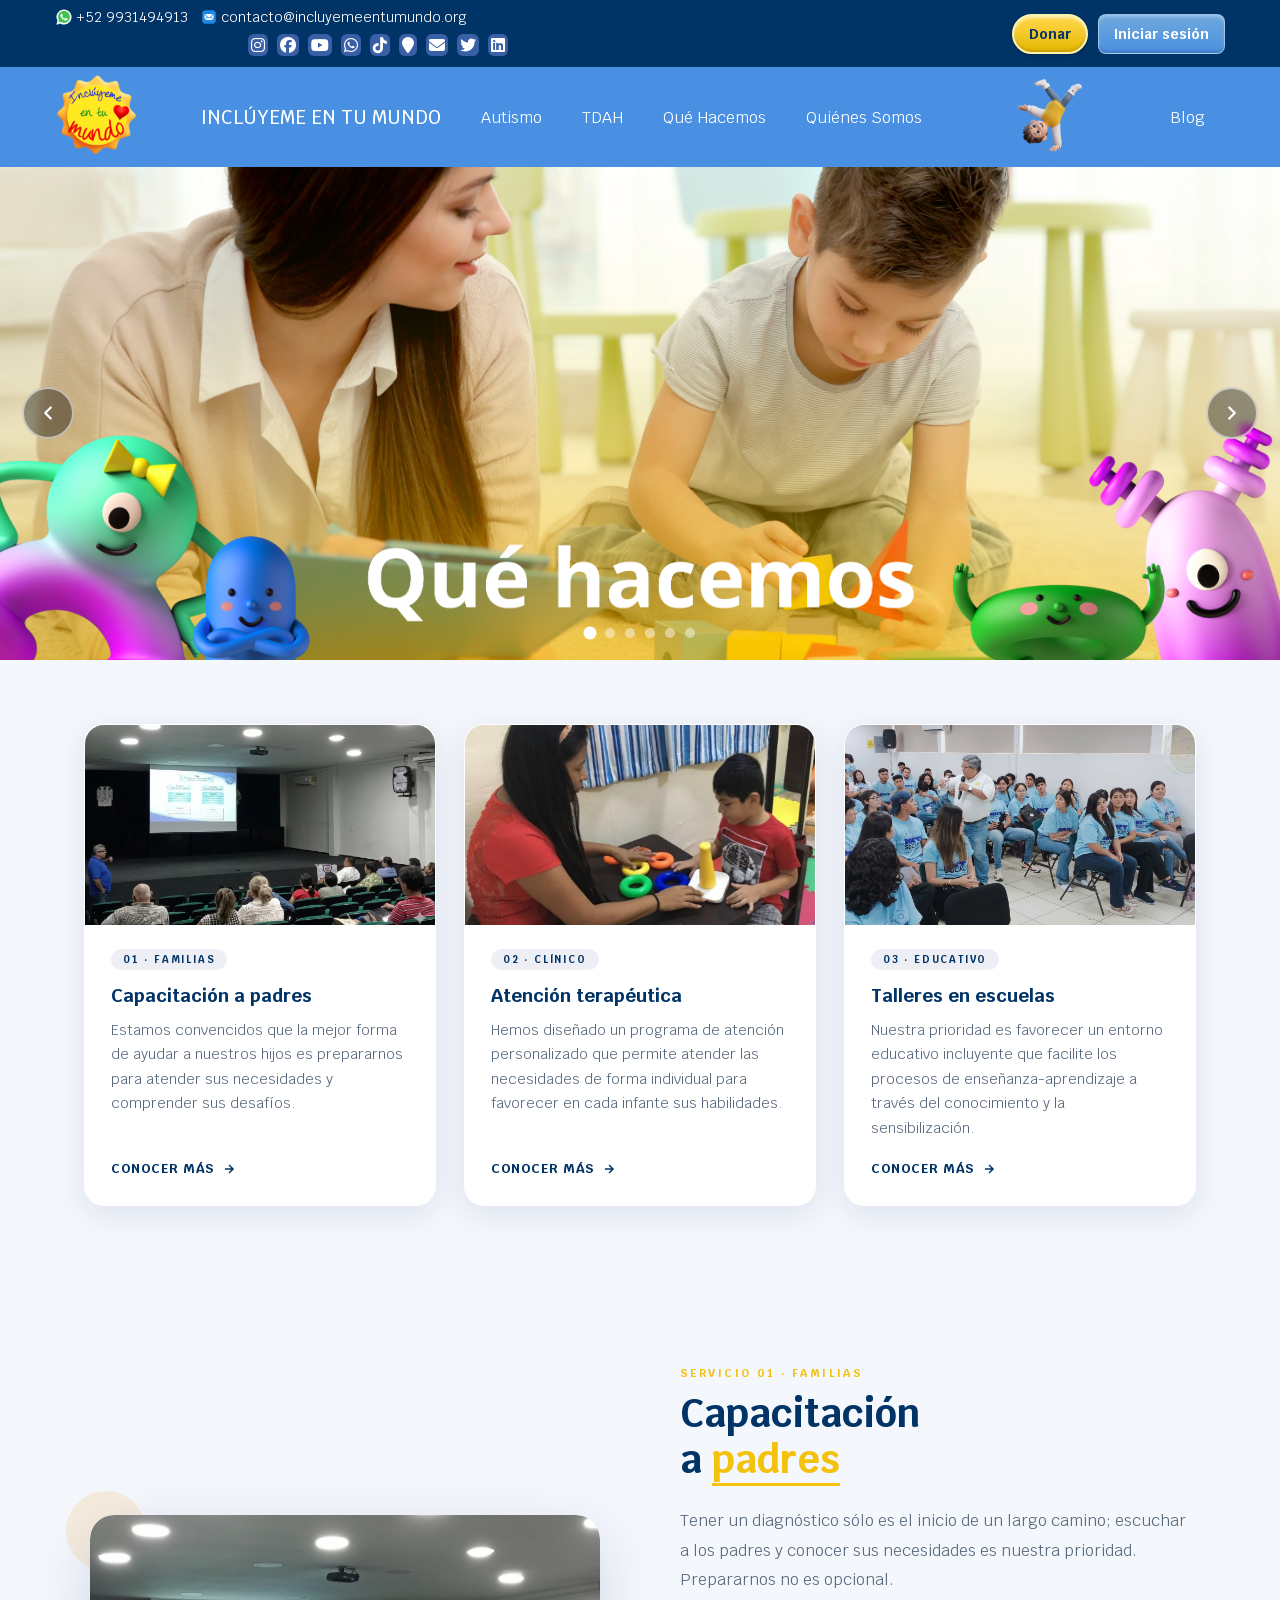
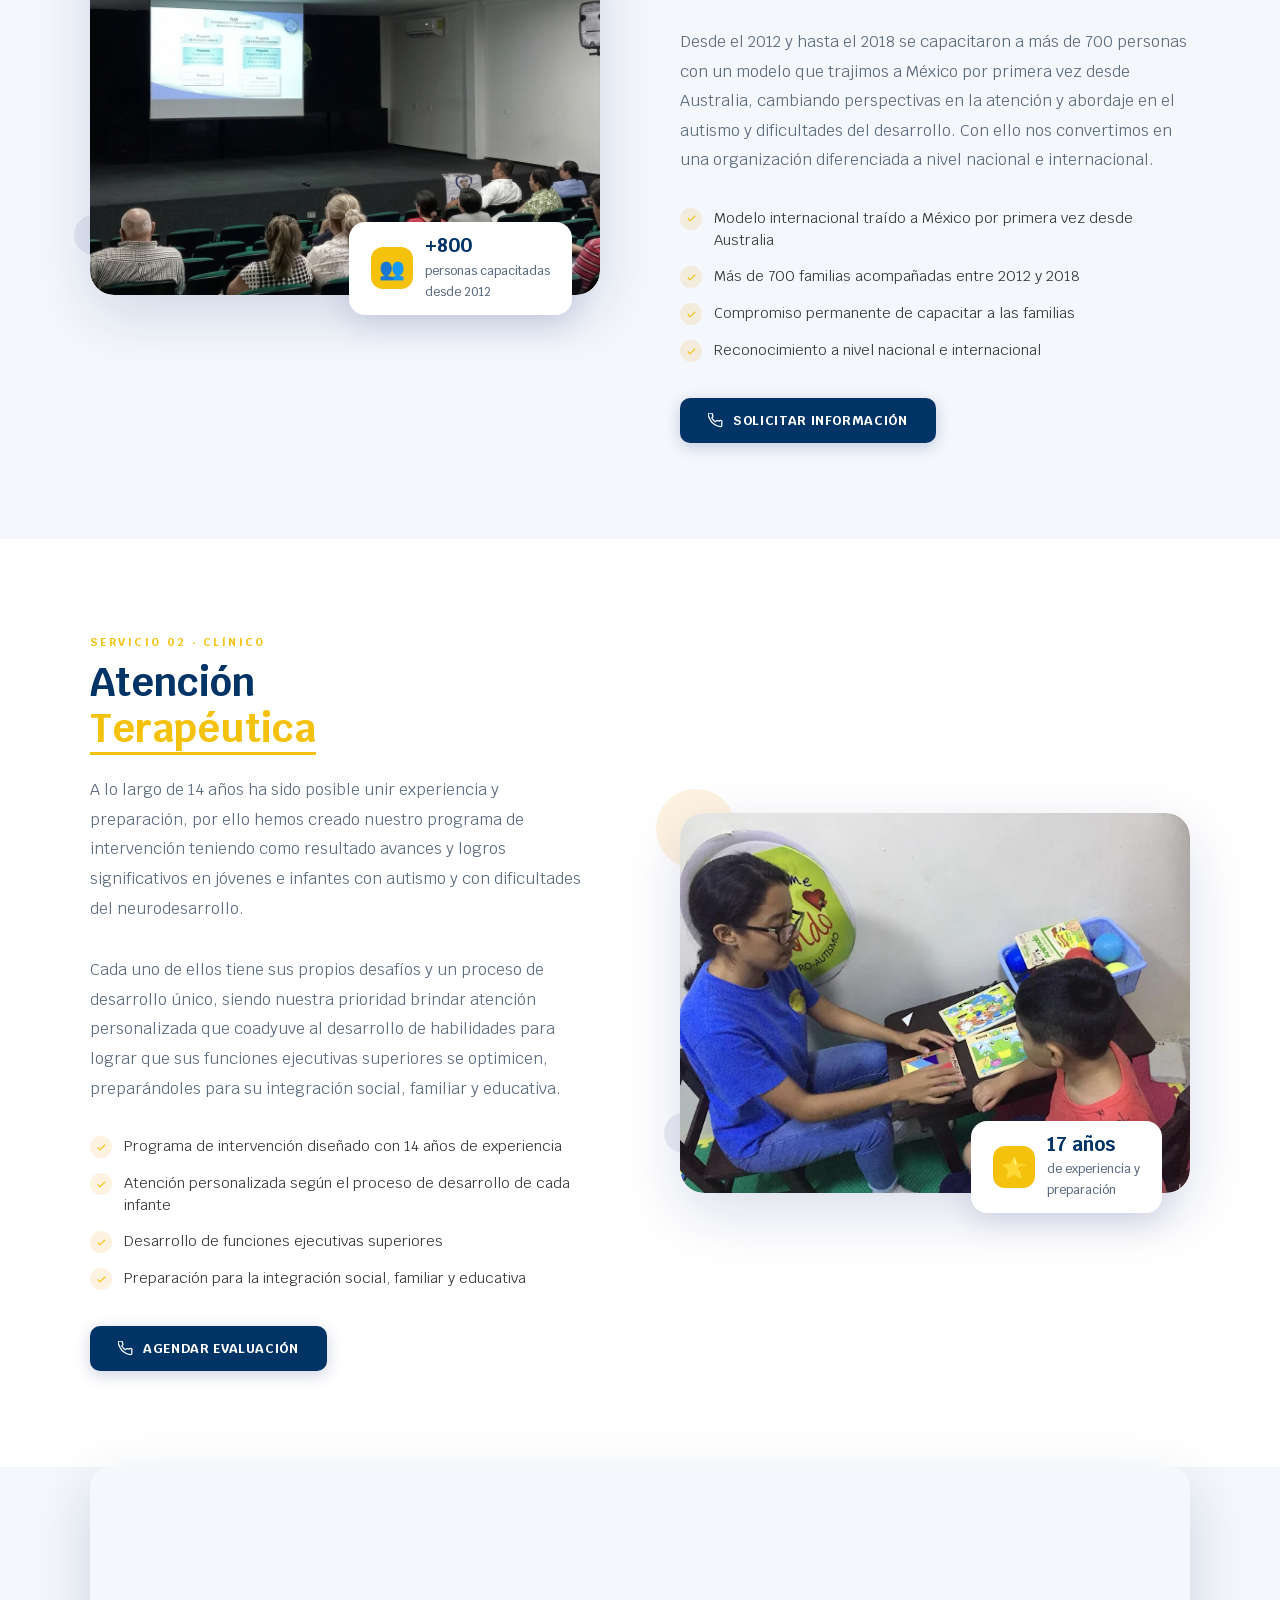
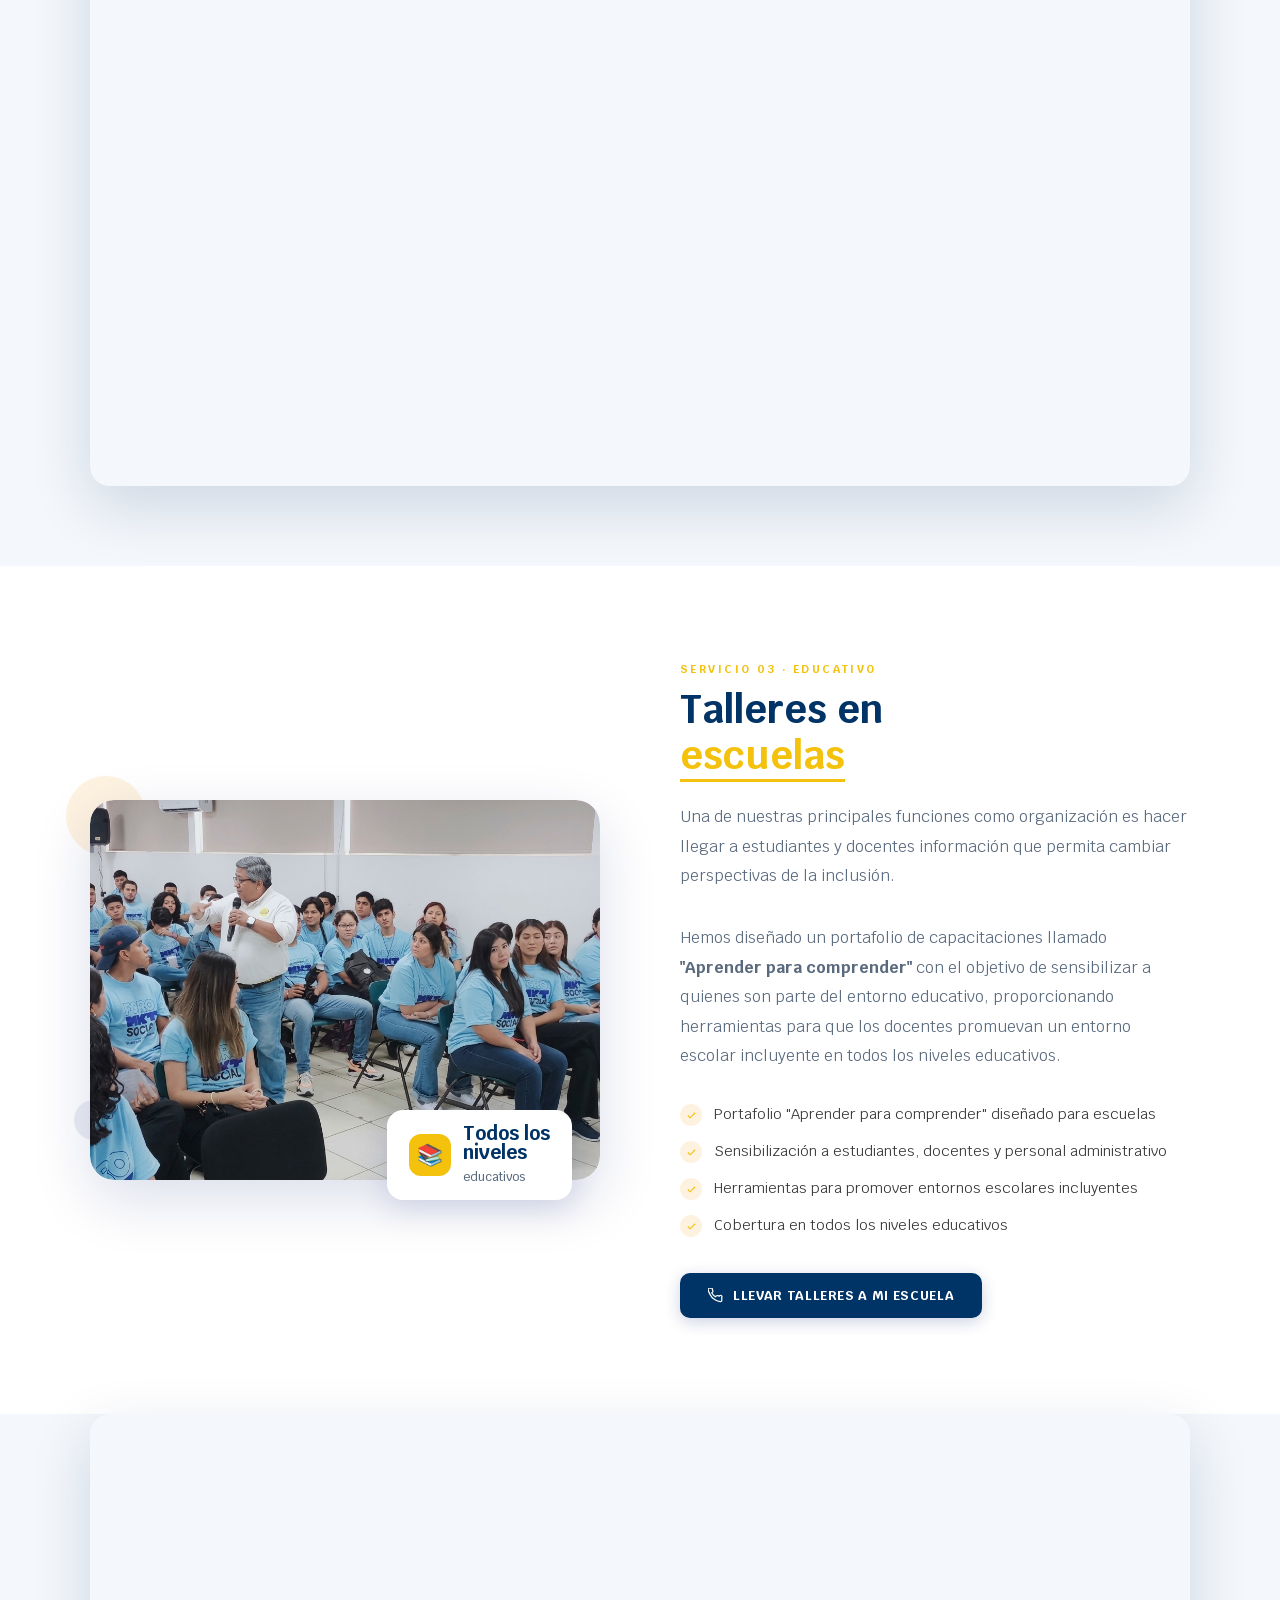
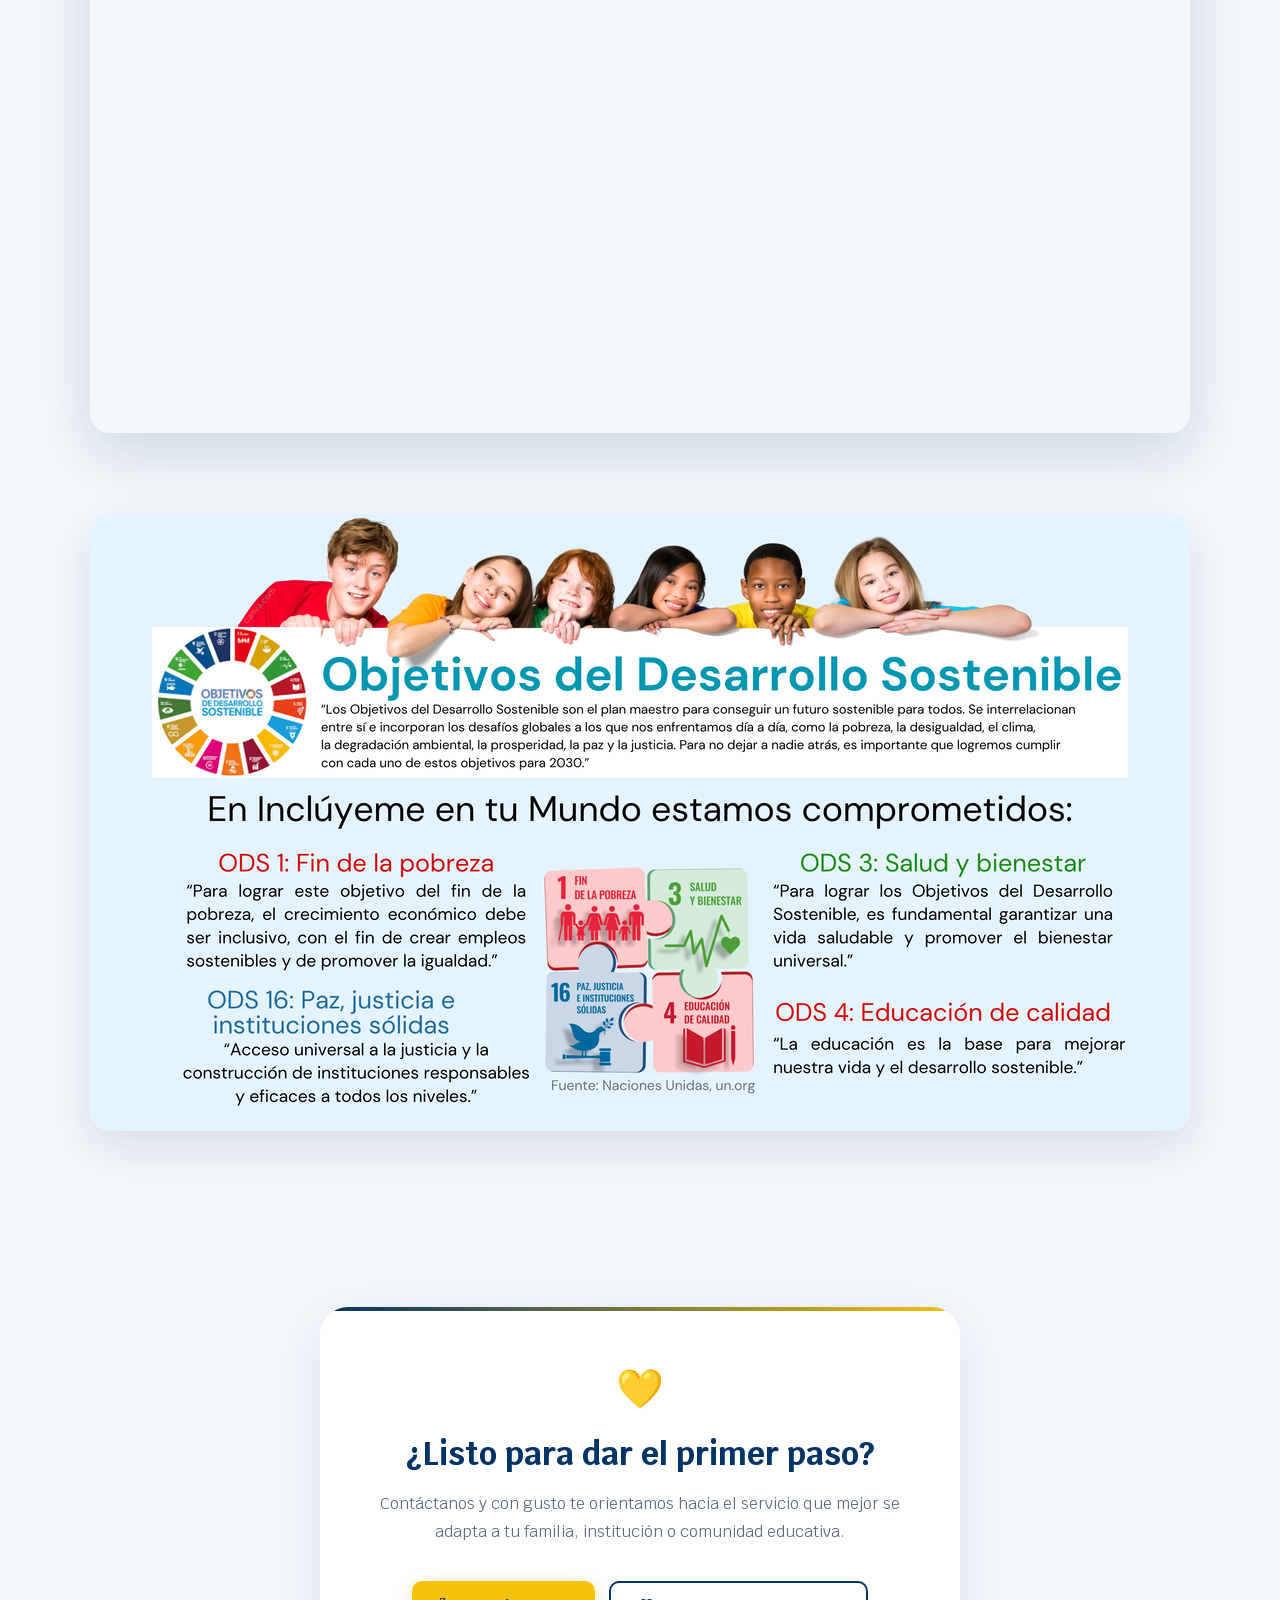
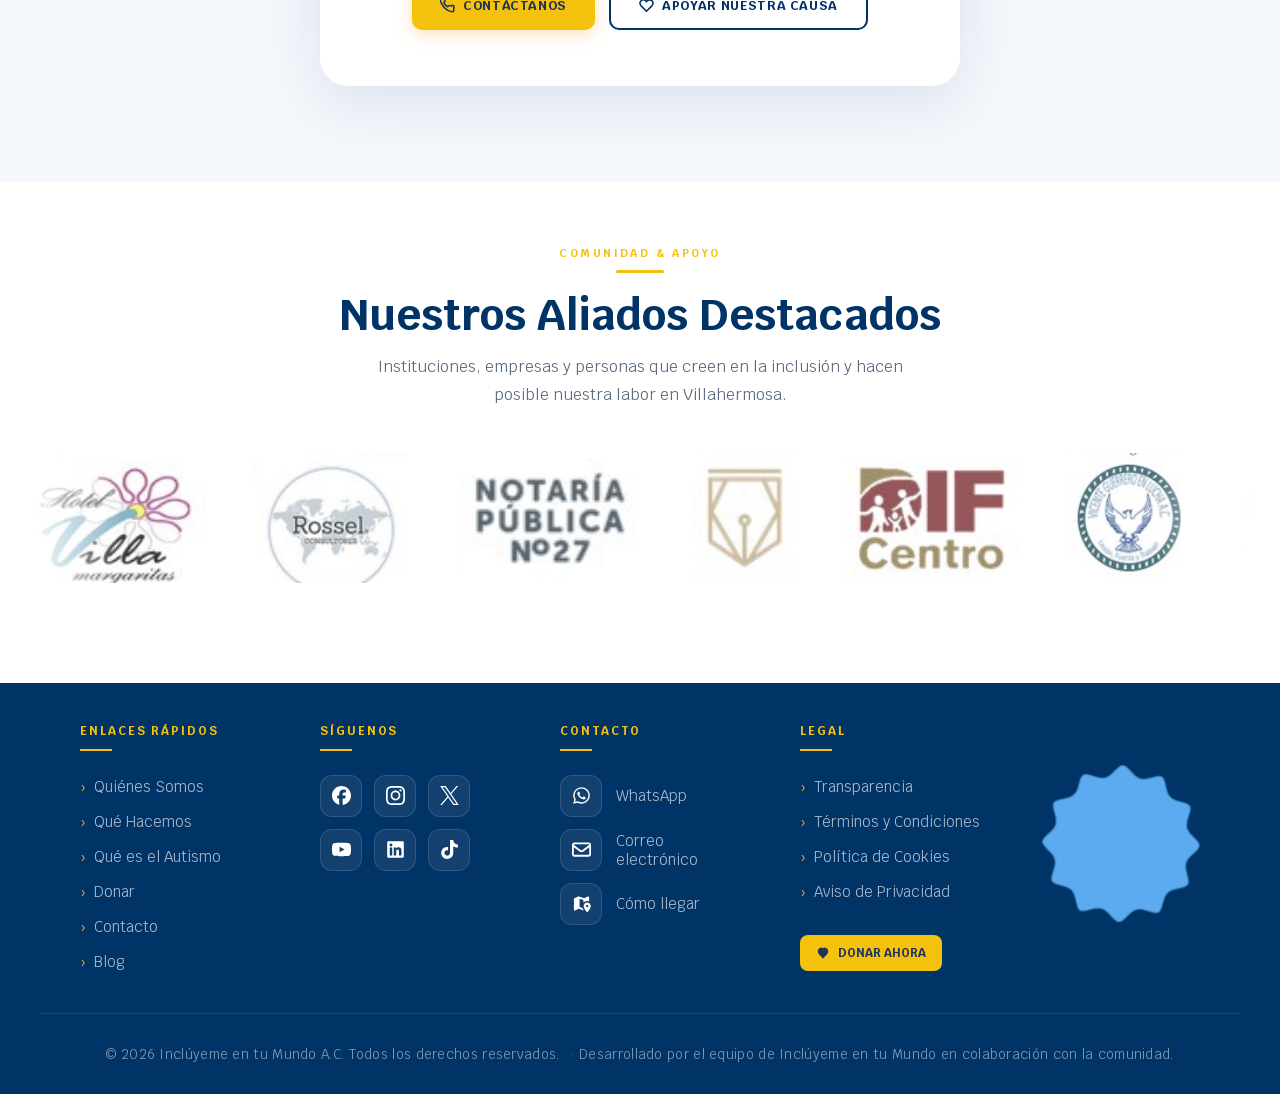
<file: servicios.html>
<!doctype html>
<html lang="es">
  <head>
    <meta charset="UTF-8" />
    <meta name="viewport" content="width=device-width, initial-scale=1.0" />
    <title>Servicios | Inclúyeme en tu Mundo</title>
    <link rel="preconnect" href="https://fonts.googleapis.com" />
    <link rel="preconnect" href="https://fonts.gstatic.com" crossorigin />

    <!-- Favicon -->
    <link rel="icon" href="img/favicon.ico" />
    <link
      rel="apple-touch-icon"
      sizes="180x180"
      href="img/apple-touch-icon.png"
    />

    <!-- CSS -->
    <link rel="stylesheet" href="css/global.css" />
    <link rel="stylesheet" href="css/servicios.css" />

    <!-- Scripts -->
    <script src="js/global.js" defer></script>
    <script src="js/servicios.js" defer></script>

    <!-- Fonts -->
    <link
      href="https://fonts.googleapis.com/css2?family=Krub:ital,wght@0,400;0,500;0,600;0,700;1,600&display=swap"
      rel="stylesheet"
    />
    <link
      rel="stylesheet"
      href="https://cdnjs.cloudflare.com/ajax/libs/font-awesome/6.5.0/css/all.min.css"
    />
  </head>

  <body>
    <!-- ================= HEADER PRINCIPAL ================= -->
    <header>
      <!-- Wrapper general de navegación (top bar + menú principal) -->
      <div class="navigation-wrapper">
        <!-- ======== BARRA SUPERIOR (CONTACTO Y REDES) ======== -->
        <div class="top-bar">
          <div class="container top-bar-container">
            <!-- Contenedor de contacto y redes sociales -->
            <div class="contact-wrapper">
              <!-- Información de contacto directa -->
              <div class="contact-info">
                <!-- Enlace a WhatsApp -->
                <a
                  href="https://wa.me/5219931494913"
                  class="whatsapp-link"
                  target="_blank"
                  rel="noopener noreferrer"
                >
                  <img src="icons/whatsapp-color.svg" alt="WhatsApp" />
                  <span>+52 9931494913</span>
                </a>

                <!-- Enlace para enviar correo -->
                <a
                  href="mailto:contacto@incluyemeentumundo.org"
                  class="email-link"
                >
                  <img src="icons/mail-color.svg" alt="Correo" />
                  <span>contacto@incluyemeentumundo.org</span>
                </a>
              </div>

              <!-- Iconos de redes sociales -->
              <div class="social-icons">
                <!-- Instagram -->
                <a
                  href="https://www.instagram.com/incluyemeentumundo/"
                  target="_blank"
                  rel="noopener noreferrer"
                  aria-label="Instagram de Inclúyeme en tu Mundo"
                >
                  <i class="fab fa-instagram"></i>
                </a>

                <!-- Facebook -->
                <a
                  href="https://es-la.facebook.com/incluyemeentumundoac/"
                  target="_blank"
                  rel="noopener noreferrer"
                  aria-label="Facebook de Inclúyeme en tu Mundo"
                >
                  <i class="fab fa-facebook"></i>
                </a>

                <!-- YouTube -->
                <a
                  href="https://www.youtube.com/@incluyeme"
                  target="_blank"
                  rel="noopener noreferrer"
                  aria-label="Canal de YouTube de Inclúyeme en tu Mundo"
                >
                  <i class="fab fa-youtube"></i>
                </a>

                <!-- WhatsApp (acceso rápido) -->
                <a
                  href="https://wa.me/5219931494913"
                  target="_blank"
                  rel="noopener noreferrer"
                  aria-label="Enviar mensaje por WhatsApp a Inclúyeme en tu Mundo"
                >
                  <i class="fab fa-whatsapp"></i>
                </a>

                <!-- TikTok -->
                <a
                  href="https://www.tiktok.com/@incluyemeentumundo"
                  target="_blank"
                  rel="noopener noreferrer"
                  aria-label="TikTok de Inclúyeme en tu Mundo"
                >
                  <i class="fab fa-tiktok"></i>
                </a>

                <!-- Ubicación en Google Maps -->
                <a
                  href="https://maps.app.goo.gl/1Pju8fS2awf7P4PY7"
                  target="_blank"
                  rel="noopener noreferrer"
                  aria-label="Ubicación en Google Maps de Inclúyeme en tu Mundo"
                >
                  <i class="fa fa-map-marker"></i>
                </a>

                <!-- Correo directo -->
                <a
                  href="mailto:contacto@incluyemeentumundo.org"
                  aria-label="Enviar correo a Inclúyeme en tu Mundo"
                >
                  <i class="fa fa-envelope"></i>
                </a>

                <!-- Twitter -->
                <a
                  href="https://twitter.com/incluyemetmundo"
                  target="_blank"
                  rel="noopener noreferrer"
                  aria-label="Twitter de Inclúyeme en tu Mundo"
                >
                  <i class="fab fa-twitter"></i>
                </a>

                <!-- LinkedIn -->
                <a
                  href="https://www.linkedin.com/in/incluyemeentumundo/"
                  target="_blank"
                  rel="noopener noreferrer"
                  aria-label="LinkedIn de Inclúyeme en tu Mundo"
                >
                  <i class="fab fa-linkedin"></i>
                </a>
              </div>
            </div>

            <!-- Botones de acción (donación e inicio de sesión) -->
            <div class="auth-buttons">
              <!-- Botón para donaciones -->
              <a href="donar.html" class="donate-button"> Donar </a>

              <!-- Botón de login -->
              <a
                href="https://incluyemeentumundo.org/api/views/login_usuario.php"
                class="login-button"
              >
                Iniciar sesión
              </a>
            </div>
          </div>
        </div>

        <!-- ======== MENÚ PRINCIPAL DE NAVEGACIÓN ======== -->
        <nav id="menu" aria-label="Navegación principal">
          <div class="container">
            <!-- Logo / Marca -->
            <div class="navbar-brand">
              <a href="index.html">
                <img
                  src="img/logo.png"
                  alt="Inclúyeme en tu Mundo"
                  class="navbar-logo"
                />
              </a>
            </div>

            <!-- Botón hamburguesa para móviles -->
            <button
              class="mobile-toggle"
              aria-expanded="false"
              aria-label="Mostrar u ocultar menú"
              onclick="toggleMobileMenu()"
            >
              ☰
            </button>

            <!-- Lista de enlaces de navegación -->
            <ul class="navbar-nav" id="navbarNav">
              <!-- Página principal -->
              <li>
                <a href="index.html" onclick="handleLinkClick()">
                  INCLÚYEME EN TU MUNDO
                </a>
              </li>

              <!-- Sección Autismo -->
              <li>
                <a href="autismo.html" onclick="handleLinkClick()"> Autismo </a>
              </li>

              <!-- Sección TDAH -->
              <li>
                <a href="tdah.html" onclick="handleLinkClick()"> TDAH </a>
              </li>

              <!-- Qué hacemos -->
              <li>
                <a href="que-hacemos.html" onclick="handleLinkClick()">
                  Qué Hacemos
                </a>
              </li>

              <!-- Quiénes somos -->
              <li>
                <a href="quienes-somos.html" onclick="handleLinkClick()">
                  Quiénes Somos
                </a>
              </li>

              <!-- Elemento visual decorativo (personaje) -->
              <li class="personaje-navbar-wrapper">
                <img
                  src="img/personaje-1.png"
                  alt=""
                  class="personaje-navbar"
                />
              </li>

              <!-- Blog -->
              <li>
                <a href="blog.html" onclick="handleLinkClick()"> Blog </a>
              </li>
            </ul>
          </div>
        </nav>
      </div>
    </header>

    <!-- HERO -->
    <section class="hero" id="hero">
      <!-- SLIDES: las 6 imágenes -->
      <div class="carousel-slide">
        <a href="autismo.html">
          <img
            src="img/carrusel-1.png"
            alt="Información sobre autismo y apoyo a familias"
          />
        </a>
      </div>

      <div class="carousel-slide">
        <a href="tdah.html">
          <img
            src="img/carrusel-2.png"
            alt="Información sobre TDAH y acompañamiento a niños y jóvenes"
          />
        </a>
      </div>
      <div class="carousel-slide active">
        <a href="que-hacemos.html">
          <img
            src="img/carrusel-3.png"
            alt="Servicios y programas de Inclúyeme en tu Mundo"
          />
        </a>
      </div>

      <div class="carousel-slide">
        <a href="quienes-somos.html">
          <img
            src="img/carrusel-4.png"
            alt="Historia y misión de Inclúyeme en tu Mundo"
          />
        </a>
      </div>

      <div class="carousel-slide">
        <a href="donar.html">
          <img
            src="img/carrusel-5.png"
            alt="Opciones para donar y apoyar la causa"
          />
        </a>
      </div>

      <div class="carousel-slide">
        <a href="blog.html">
          <img
            src="img/carrusel-6.png"
            alt="Artículos y contenido del blog sobre inclusión y desarrollo"
          />
        </a>
      </div>

      <!-- Fechas -->
      <button class="carousel-btn prev" aria-label="Anterior">
        <svg viewBox="0 0 24 24"><polyline points="15 18 9 12 15 6" /></svg>
      </button>
      <button class="carousel-btn next" aria-label="Siguiente">
        <svg viewBox="0 0 24 24"><polyline points="9 6 15 12 9 18" /></svg>
      </button>

      <!-- Dots -->
      <div class="carousel-dots" aria-label="Indicadores de diapositiva">
        <button class="carousel-dot active" aria-label="Ir al slide 1"></button>
        <button class="carousel-dot" aria-label="Ir al slide 2"></button>
        <button class="carousel-dot" aria-label="Ir al slide 3"></button>
        <button class="carousel-dot" aria-label="Ir al slide 4"></button>
        <button class="carousel-dot" aria-label="Ir al slide 5"></button>
        <button class="carousel-dot" aria-label="Ir al slide 6"></button>
      </div>
    </section>

    <div class="servicios-page">
      <!-- ===== OVERVIEW CARDS ===== -->
      <div class="servicios-overview">
        <!-- Card 1 -->
        <div class="overview-card overview-card--capacitacion">
          <img
            class="overview-card__img"
            src="img/servicios-1.jpg"
            alt="Capacitación a padres"
          />
          <div class="overview-card__body">
            <span class="overview-card__tag">01 · Familias</span>
            <h3 class="overview-card__title">Capacitación a padres</h3>
            <p class="overview-card__desc">
              Estamos convencidos que la mejor forma de ayudar a nuestros hijos
              es prepararnos para atender sus necesidades y comprender sus
              desafíos.
            </p>
            <a href="#capacitacion" class="overview-card__link">
              Conocer más
              <svg
                viewBox="0 0 24 24"
                fill="none"
                stroke="currentColor"
                stroke-width="2.5"
              >
                <path d="M5 12h14M12 5l7 7-7 7" />
              </svg>
            </a>
          </div>
        </div>

        <!-- Card 2 -->
        <div class="overview-card overview-card--terapeutica">
          <img
            class="overview-card__img"
            src="img/atencion-terapeutica.jpg"
            alt="Atención terapéutica"
          />
          <div class="overview-card__body">
            <span class="overview-card__tag">02 · Clínico</span>
            <h3 class="overview-card__title">Atención terapéutica</h3>
            <p class="overview-card__desc">
              Hemos diseñado un programa de atención personalizado que permite
              atender las necesidades de forma individual para favorecer en cada
              infante sus habilidades.
            </p>
            <a href="#terapeutica" class="overview-card__link">
              Conocer más
              <svg
                viewBox="0 0 24 24"
                fill="none"
                stroke="currentColor"
                stroke-width="2.5"
              >
                <path d="M5 12h14M12 5l7 7-7 7" />
              </svg>
            </a>
          </div>
        </div>

        <!-- Card 3 -->
        <div class="overview-card overview-card--talleres">
          <img
            class="overview-card__img"
            src="img/servicios-3.jpg"
            alt="Talleres en escuelas"
          />
          <div class="overview-card__body">
            <span class="overview-card__tag">03 · Educativo</span>
            <h3 class="overview-card__title">Talleres en escuelas</h3>
            <p class="overview-card__desc">
              Nuestra prioridad es favorecer un entorno educativo incluyente que
              facilite los procesos de enseñanza-aprendizaje a través del
              conocimiento y la sensibilización.
            </p>
            <a href="#talleres" class="overview-card__link">
              Conocer más
              <svg
                viewBox="0 0 24 24"
                fill="none"
                stroke="currentColor"
                stroke-width="2.5"
              >
                <path d="M5 12h14M12 5l7 7-7 7" />
              </svg>
            </a>
          </div>
        </div>
      </div>
      <!-- /overview -->

      <!-- ===== DETAIL 1: CAPACITACIÓN A PADRES ===== -->
      <section class="servicio-detail" id="capacitacion">
        <div class="servicio-detail__inner">
          <!-- Visual -->
          <div class="servicio-detail__visual">
            <div class="servicio-detail__deco"></div>
            <div class="servicio-detail__deco-2"></div>
            <div class="servicio-detail__card">
              <img
                src="img/servicios-1.jpg"
                alt="Capacitación a padres"
                style="
                  width: 100%;
                  height: 380px;
                  object-fit: cover;
                  display: block;
                  border-radius: 24px;
                "
              />
            </div>
            <div class="servicio-detail__badge">
              <div class="servicio-detail__badge-icon">👥</div>
              <div class="servicio-detail__badge-text">
                <strong>+800</strong>
                <span>personas capacitadas<br />desde 2012</span>
              </div>
            </div>
          </div>

          <!-- Content -->
          <div class="servicio-detail__content">
            <span class="servicio-detail__number">Servicio 01 · Familias</span>
            <h2 class="servicio-detail__title">
              Capacitación<br />a <em>padres</em>
            </h2>
            <p class="servicio-detail__text">
              Tener un diagnóstico sólo es el inicio de un largo camino;
              escuchar a los padres y conocer sus necesidades es nuestra
              prioridad. Prepararnos no es opcional.
            </p>
            <p class="servicio-detail__text">
              Desde el 2012 y hasta el 2018 se capacitaron a más de 700 personas
              con un modelo que trajimos a México por primera vez desde
              Australia, cambiando perspectivas en la atención y abordaje en el
              autismo y dificultades del desarrollo. Con ello nos convertimos en
              una organización diferenciada a nivel nacional e internacional.
            </p>

            <ul class="servicio-features">
              <li>
                <span class="feature-dot"
                  ><svg viewBox="0 0 24 24">
                    <polyline points="20 6 9 17 4 12" />
                  </svg>
                </span>
                Modelo internacional traído a México por primera vez desde
                Australia
              </li>
              <li>
                <span class="feature-dot"
                  ><svg viewBox="0 0 24 24">
                    <polyline points="20 6 9 17 4 12" />
                  </svg>
                </span>
                Más de 700 familias acompañadas entre 2012 y 2018
              </li>
              <li>
                <span class="feature-dot"
                  ><svg viewBox="0 0 24 24">
                    <polyline points="20 6 9 17 4 12" />
                  </svg>
                </span>
                Compromiso permanente de capacitar a las familias
              </li>
              <li>
                <span class="feature-dot"
                  ><svg viewBox="0 0 24 24">
                    <polyline points="20 6 9 17 4 12" />
                  </svg>
                </span>
                Reconocimiento a nivel nacional e internacional
              </li>
            </ul>

            <a href="contacto.html" class="btn-servicio">
              <svg
                viewBox="0 0 24 24"
                fill="none"
                stroke="currentColor"
                stroke-width="2"
              >
                <path
                  d="M22 16.92v3a2 2 0 01-2.18 2 19.79 19.79 0 01-8.63-3.07A19.5 19.5 0 013.07 9.81 19.79 19.79 0 010 1.18 2 2 0 012 0h3a2 2 0 012 1.72c.127.96.361 1.903.7 2.81a2 2 0 01-.45 2.11L6.09 7.91a16 16 0 006 6l1.27-1.27a2 2 0 012.11-.45c.907.339 1.85.573 2.81.7A2 2 0 0122 14.92v2z"
                />
              </svg>
              Solicitar información
            </a>
          </div>
        </div>
      </section>
      <!-- /detail 1 -->

      <!-- ===== DETAIL 2: ATENCIÓN TERAPÉUTICA ===== -->
      <section class="servicio-detail" id="terapeutica">
        <div class="servicio-detail__inner servicio-detail__inner--reverse">
          <!-- Visual -->
          <div class="servicio-detail__visual">
            <div class="servicio-detail__deco"></div>
            <div class="servicio-detail__deco-2"></div>
            <div class="servicio-detail__card">
              <img
                src="img/servicios-2.jpg"
                alt="Atención terapéutica"
                style="
                  width: 100%;
                  height: 380px;
                  object-fit: cover;
                  display: block;
                  border-radius: 24px;
                "
              />
            </div>
            <div class="servicio-detail__badge">
              <div class="servicio-detail__badge-icon">⭐</div>
              <div class="servicio-detail__badge-text">
                <strong>17 años</strong>
                <span>de experiencia y<br />preparación</span>
              </div>
            </div>
          </div>

          <!-- Content -->
          <div class="servicio-detail__content">
            <span class="servicio-detail__number">Servicio 02 · Clínico</span>
            <h2 class="servicio-detail__title">
              Atención<br /><em>Terapéutica</em>
            </h2>
            <p class="servicio-detail__text">
              A lo largo de 14 años ha sido posible unir experiencia y
              preparación, por ello hemos creado nuestro programa de
              intervención teniendo como resultado avances y logros
              significativos en jóvenes e infantes con autismo y con
              dificultades del neurodesarrollo.
            </p>
            <p class="servicio-detail__text">
              Cada uno de ellos tiene sus propios desafíos y un proceso de
              desarrollo único, siendo nuestra prioridad brindar atención
              personalizada que coadyuve al desarrollo de habilidades para
              lograr que sus funciones ejecutivas superiores se optimicen,
              preparándoles para su integración social, familiar y educativa.
            </p>

            <ul class="servicio-features">
              <li>
                <span class="feature-dot"
                  ><svg viewBox="0 0 24 24">
                    <polyline points="20 6 9 17 4 12" />
                  </svg>
                </span>
                Programa de intervención diseñado con 14 años de experiencia
              </li>
              <li>
                <span class="feature-dot"
                  ><svg viewBox="0 0 24 24">
                    <polyline points="20 6 9 17 4 12" />
                  </svg>
                </span>
                Atención personalizada según el proceso de desarrollo de cada
                infante
              </li>
              <li>
                <span class="feature-dot"
                  ><svg viewBox="0 0 24 24">
                    <polyline points="20 6 9 17 4 12" />
                  </svg>
                </span>
                Desarrollo de funciones ejecutivas superiores
              </li>
              <li>
                <span class="feature-dot"
                  ><svg viewBox="0 0 24 24">
                    <polyline points="20 6 9 17 4 12" />
                  </svg>
                </span>
                Preparación para la integración social, familiar y educativa
              </li>
            </ul>

            <a href="contacto.html" class="btn-servicio">
              <svg
                viewBox="0 0 24 24"
                fill="none"
                stroke="currentColor"
                stroke-width="2"
              >
                <path
                  d="M22 16.92v3a2 2 0 01-2.18 2 19.79 19.79 0 01-8.63-3.07A19.5 19.5 0 013.07 9.81 19.79 19.79 0 010 1.18 2 2 0 012 0h3a2 2 0 012 1.72c.127.96.361 1.903.7 2.81a2 2 0 01-.45 2.11L6.09 7.91a16 16 0 006 6l1.27-1.27a2 2 0 012.11-.45c.907.339 1.85.573 2.81.7A2 2 0 0122 14.92v2z"
                />
              </svg>
              Agendar evaluación
            </a>
          </div>
        </div>
      </section>
      <!-- /detail 2 -->

      <!-- ===== VIDEO 1: antes de Talleres en Escuelas ===== -->
      <div class="svc-video-section">
        <div class="svc-video-wrap">
          <iframe
            src="https://www.youtube.com/embed/oD40sSppuqg?si=qSlIiDLANdsFxUkY"
            title="YouTube video player"
            frameborder="0"
            allow="
              accelerometer;
              autoplay;
              clipboard-write;
              encrypted-media;
              gyroscope;
              picture-in-picture;
              web-share;
            "
            referrerpolicy="strict-origin-when-cross-origin"
            allowfullscreen
          ></iframe>
        </div>
      </div>

      <!-- ===== DETAIL 3: TALLERES EN ESCUELAS ===== -->
      <section class="servicio-detail" id="talleres">
        <div class="servicio-detail__inner">
          <!-- Visual -->
          <div class="servicio-detail__visual">
            <div class="servicio-detail__deco"></div>
            <div class="servicio-detail__deco-2"></div>
            <div class="servicio-detail__card">
              <img
                src="img/servicios-3.jpg"
                alt="Talleres en escuelas"
                style="
                  width: 100%;
                  height: 380px;
                  object-fit: cover;
                  display: block;
                  border-radius: 24px;
                "
              />
            </div>
            <div class="servicio-detail__badge">
              <div class="servicio-detail__badge-icon">📚</div>
              <div class="servicio-detail__badge-text">
                <strong>Todos los<br />niveles</strong>
                <span>educativos</span>
              </div>
            </div>
          </div>

          <!-- Content -->
          <div class="servicio-detail__content">
            <span class="servicio-detail__number">Servicio 03 · Educativo</span>
            <h2 class="servicio-detail__title">
              Talleres en<br /><em>escuelas</em>
            </h2>
            <p class="servicio-detail__text">
              Una de nuestras principales funciones como organización es hacer
              llegar a estudiantes y docentes información que permita cambiar
              perspectivas de la inclusión.
            </p>
            <p class="servicio-detail__text">
              Hemos diseñado un portafolio de capacitaciones llamado
              <strong>"Aprender para comprender"</strong> con el objetivo de
              sensibilizar a quienes son parte del entorno educativo,
              proporcionando herramientas para que los docentes promuevan un
              entorno escolar incluyente en todos los niveles educativos.
            </p>

            <ul class="servicio-features">
              <li>
                <span class="feature-dot"
                  ><svg viewBox="0 0 24 24">
                    <polyline points="20 6 9 17 4 12" />
                  </svg>
                </span>
                Portafolio "Aprender para comprender" diseñado para escuelas
              </li>
              <li>
                <span class="feature-dot"
                  ><svg viewBox="0 0 24 24">
                    <polyline points="20 6 9 17 4 12" />
                  </svg>
                </span>
                Sensibilización a estudiantes, docentes y personal
                administrativo
              </li>
              <li>
                <span class="feature-dot"
                  ><svg viewBox="0 0 24 24">
                    <polyline points="20 6 9 17 4 12" />
                  </svg>
                </span>
                Herramientas para promover entornos escolares incluyentes
              </li>
              <li>
                <span class="feature-dot"
                  ><svg viewBox="0 0 24 24">
                    <polyline points="20 6 9 17 4 12" />
                  </svg>
                </span>
                Cobertura en todos los niveles educativos
              </li>
            </ul>

            <a href="contacto.html" class="btn-servicio">
              <svg
                viewBox="0 0 24 24"
                fill="none"
                stroke="currentColor"
                stroke-width="2"
              >
                <path
                  d="M22 16.92v3a2 2 0 01-2.18 2 19.79 19.79 0 01-8.63-3.07A19.5 19.5 0 013.07 9.81 19.79 19.79 0 010 1.18 2 2 0 012 0h3a2 2 0 012 1.72c.127.96.361 1.903.7 2.81a2 2 0 01-.45 2.11L6.09 7.91a16 16 0 006 6l1.27-1.27a2 2 0 012.11-.45c.907.339 1.85.573 2.81.7A2 2 0 0122 14.92v2z"
                />
              </svg>
              Llevar talleres a mi escuela
            </a>
          </div>
        </div>
      </section>
      <!-- /detail 3 -->

      <!-- ===== VIDEO 2: después de Talleres en Escuelas ===== -->
      <div class="svc-video-section">
        <div class="svc-video-wrap">
          <iframe
            src="https://www.youtube.com/embed/aWFId3fydtA?si=rGX2MNJaX4HBjKex"
            title="YouTube video player"
            frameborder="0"
            allow="
              accelerometer;
              autoplay;
              clipboard-write;
              encrypted-media;
              gyroscope;
              picture-in-picture;
              web-share;
            "
            referrerpolicy="strict-origin-when-cross-origin"
            allowfullscreen
          ></iframe>
        </div>
      </div>

      <!-- ===== ODS IMAGE ===== -->
      <div class="svc-ods-section">
        <img
          src="img/ods.png"
          alt="Objetivos de Desarrollo Sostenible — Agenda 2030"
        />
      </div>

      <!-- ===== CTA FINAL ===== -->
      <section class="cta-section">
        <div class="cta-section__box">
          <span class="cta-section__icon">💛</span>
          <h2>¿Listo para dar el primer paso?</h2>
          <p>
            Contáctanos y con gusto te orientamos hacia el servicio que mejor se
            adapta a tu familia, institución o comunidad educativa.
          </p>
          <div class="cta-btns">
            <a href="contacto.html" class="btn-primary">
              <svg
                width="15"
                height="15"
                viewBox="0 0 24 24"
                fill="none"
                stroke="currentColor"
                stroke-width="2.5"
              >
                <path
                  d="M22 16.92v3a2 2 0 01-2.18 2 19.79 19.79 0 01-8.63-3.07A19.5 19.5 0 013.07 9.81 19.79 19.79 0 010 1.18 2 2 0 012 0h3a2 2 0 012 1.72c.127.96.361 1.903.7 2.81a2 2 0 01-.45 2.11L6.09 7.91a16 16 0 006 6l1.27-1.27a2 2 0 012.11-.45c.907.339 1.85.573 2.81.7A2 2 0 0122 14.92v2z"
                />
              </svg>
              Contáctanos
            </a>
            <a href="donar.html" class="btn-outline">
              <svg
                width="15"
                height="15"
                viewBox="0 0 24 24"
                fill="none"
                stroke="currentColor"
                stroke-width="2.5"
              >
                <path
                  d="M20.84 4.61a5.5 5.5 0 00-7.78 0L12 5.67l-1.06-1.06a5.5 5.5 0 00-7.78 7.78l1.06 1.06L12 21.23l7.78-7.78 1.06-1.06a5.5 5.5 0 000-7.78z"
                />
              </svg>
              Apoyar nuestra causa
            </a>
          </div>
        </div>
      </section>
    </div>
    <!-- /servicios-page -->

    <!-- SPONSOR CAROUSEL -->
    <section class="sponsors-section">
      <div class="sponsors-header">
        <span class="sponsors-eyebrow">Comunidad & Apoyo</span>
        <div class="sponsors-gold-bar"></div>
        <h2 class="sponsors-title">Nuestros Aliados Destacados</h2>
        <p class="sponsors-subtitle">
          Instituciones, empresas y personas que creen en la inclusión y hacen
          posible nuestra labor en Villahermosa.
        </p>
      </div>

      <div class="sponsors-track-wrap">
        <div class="sponsors-track">
          <img src="img/logos/donantes_00.png" alt="Aliado" />
          <img src="img/logos/donantes_01.png" alt="Aliado" />
          <img src="img/logos/donantes_02.png" alt="Aliado" />
          <img src="img/logos/donantes_03.png" alt="Aliado" />
          <img src="img/logos/donantes_04.png" alt="Aliado" />
          <img src="img/logos/donantes_05.png" alt="Aliado" />
          <img src="img/logos/donantes_06.png" alt="Aliado" />
          <img src="img/logos/donantes_07.png" alt="Aliado" />
          <img src="img/logos/donantes_08.png" alt="Aliado" />
          <img src="img/logos/donantes_09.png" alt="Aliado" />
          <img src="img/logos/donantes_10.png" alt="Aliado" />
          <img src="img/logos/donantes_11.png" alt="Aliado" />
          <img src="img/logos/donantes_12.png" alt="Aliado" />
          <img src="img/logos/donantes_13.png" alt="Aliado" />
          <img src="img/logos/donantes_14.png" alt="Aliado" />
          <img src="img/logos/donantes_15.png" alt="Aliado" />
          <img src="img/logos/donantes_16.png" alt="Aliado" />
          <img src="img/logos/donantes_17.png" alt="Aliado" />
          <img src="img/logos/donantes_18.png" alt="Aliado" />
          <img src="img/logos/donantes_19.png" alt="Aliado" />
          <img src="img/logos/donantes_20.png" alt="Aliado" />
          <img src="img/logos/donantes_21.png" alt="Aliado" />
          <img src="img/logos/donantes_22.png" alt="Aliado" />
          <img src="img/logos/donantes_23.png" alt="Aliado" />
          <img src="img/logos/donantes_24.png" alt="Aliado" />

          <!-- Duplicado para loop infinito -->
          <img src="img/logos/donantes_00.png" alt="Aliado" />
          <img src="img/logos/donantes_01.png" alt="Aliado" />
          <img src="img/logos/donantes_02.png" alt="Aliado" />
          <img src="img/logos/donantes_03.png" alt="Aliado" />
          <img src="img/logos/donantes_04.png" alt="Aliado" />
          <img src="img/logos/donantes_05.png" alt="Aliado" />
          <img src="img/logos/donantes_06.png" alt="Aliado" />
          <img src="img/logos/donantes_07.png" alt="Aliado" />
          <img src="img/logos/donantes_08.png" alt="Aliado" />
          <img src="img/logos/donantes_09.png" alt="Aliado" />
          <img src="img/logos/donantes_10.png" alt="Aliado" />
          <img src="img/logos/donantes_11.png" alt="Aliado" />
          <img src="img/logos/donantes_12.png" alt="Aliado" />
          <img src="img/logos/donantes_13.png" alt="Aliado" />
          <img src="img/logos/donantes_14.png" alt="Aliado" />
          <img src="img/logos/donantes_15.png" alt="Aliado" />
          <img src="img/logos/donantes_16.png" alt="Aliado" />
          <img src="img/logos/donantes_17.png" alt="Aliado" />
          <img src="img/logos/donantes_18.png" alt="Aliado" />
          <img src="img/logos/donantes_19.png" alt="Aliado" />
          <img src="img/logos/donantes_20.png" alt="Aliado" />
          <img src="img/logos/donantes_21.png" alt="Aliado" />
          <img src="img/logos/donantes_22.png" alt="Aliado" />
          <img src="img/logos/donantes_23.png" alt="Aliado" />
          <img src="img/logos/donantes_24.png" alt="Aliado" />
        </div>
      </div>
    </section>

    <!-- ================= FOOTER GLOBAL ================= -->
    <footer role="contentinfo">
      <!-- Wrapper principal del footer -->
      <div class="footer-container">
        <!-- ======== COLUMNA: ENLACES DE NAVEGACIÓN ======== -->
        <nav class="footer-links" aria-label="Enlaces rápidos del sitio">
          <h3>Enlaces Rápidos</h3>
          <ul>
            <li><a href="quienes-somos.html">Quiénes Somos</a></li>
            <li><a href="que-hacemos.html">Qué Hacemos</a></li>
            <li><a href="que-es-autismo.html">Qué es el Autismo</a></li>
            <li><a href="donar.html">Donar</a></li>
            <li><a href="contacto.html">Contacto</a></li>
            <li><a href="blog.html">Blog</a></li>
          </ul>
        </nav>

        <!-- ======== COLUMNA: REDES SOCIALES ======== -->
        <section class="footer-social" aria-label="Redes sociales">
          <h3>Síguenos</h3>

          <!-- Iconos de redes -->
          <div class="social-icons">
            <!-- Facebook -->
            <a
              href="https://www.facebook.com/incluyemeentumundoac/"
              target="_blank"
              rel="noopener noreferrer external"
              aria-label="Visitar Facebook"
            >
              <img src="icons/facebook.svg" alt="" />
            </a>

            <!-- Instagram -->
            <a
              href="https://www.instagram.com/incluyemeentumundo/"
              target="_blank"
              rel="noopener noreferrer external"
              aria-label="Visitar Instagram"
            >
              <img src="icons/instagram.svg" alt="" />
            </a>

            <!-- X (Twitter) -->
            <a
              href="https://x.com/incluyemetmundo"
              target="_blank"
              rel="noopener noreferrer external"
              aria-label="Visitar perfil en X"
            >
              <img src="icons/x.svg" alt="" />
            </a>

            <!-- YouTube -->
            <a
              href="https://www.youtube.com/@incluyeme/videos"
              target="_blank"
              rel="noopener noreferrer external"
              aria-label="Ver canal de YouTube"
            >
              <img src="icons/youtube.svg" alt="" />
            </a>

            <!-- LinkedIn -->
            <a
              href="https://www.linkedin.com/in/incluyemeentumundo/"
              target="_blank"
              rel="noopener noreferrer external"
              aria-label="Visitar LinkedIn"
            >
              <img src="icons/linkedin.svg" alt="" />
            </a>

            <!-- TikTok -->
            <a
              href="https://www.tiktok.com/@incluyemeentumundo"
              target="_blank"
              rel="noopener noreferrer external"
              aria-label="Ver contenido en TikTok"
            >
              <img src="icons/tiktok.svg" alt="" />
            </a>
          </div>
        </section>

        <!-- ======== COLUMNA: CONTACTO DIRECTO ======== -->
        <section class="footer-contact" aria-label="Contacto directo">
          <h3>Contacto</h3>

          <div class="contact-icons">
            <!-- WhatsApp -->
            <a
              href="https://wa.me/529931494913"
              target="_blank"
              rel="noopener noreferrer external"
              class="contact-item"
              aria-label="Enviar mensaje por WhatsApp"
            >
              <span class="icon-wrap">
                <img src="icons/whatsapp.svg" alt="" />
              </span>
              WhatsApp
            </a>

            <!-- Correo -->
            <a
              href="mailto:contacto@incluyemeentumundo.org"
              class="contact-item"
              aria-label="Enviar correo electrónico"
            >
              <span class="icon-wrap">
                <img src="icons/email.svg" alt="" />
              </span>
              Correo electrónico
            </a>

            <!-- Ubicación / ruta -->
            <a
              href="https://www.google.com/maps/dir/?api=1&destination=17.9842652,-92.9225942"
              target="_blank"
              rel="noopener noreferrer external"
              class="contact-item"
              aria-label="Abrir ruta en Google Maps"
            >
              <span class="icon-wrap">
                <img src="icons/googlemaps.svg" alt="" />
              </span>
              Cómo llegar
            </a>
          </div>
        </section>

        <!-- ======== COLUMNA: INFORMACIÓN LEGAL ======== -->
        <section class="footer-legal-col" aria-label="Información legal">
          <h3>Legal</h3>

          <ul>
            <li><a href="#" class="no-click">Transparencia</a></li>
            <li><a href="#" class="no-click">Términos y Condiciones</a></li>
            <li><a href="#" class="no-click">Política de Cookies</a></li>
            <li><a href="#" class="no-click">Aviso de Privacidad</a></li>
          </ul>

          <!-- CTA: Donación -->
          <a
            href="donar.html"
            class="footer-donate-btn"
            aria-label="Donar ahora"
          >
            <svg
              xmlns="http://www.w3.org/2000/svg"
              viewBox="0 0 24 24"
              fill="currentColor"
              aria-hidden="true"
            >
              <path
                d="M12 21.593c-.425-.396-8.993-7.677-8.993-12.03A6.007 6.007 0 0 1 12 3.564a6.007 6.007 0 0 1 8.993 6C20.993 13.916 12.425 21.197 12 21.593z"
              />
            </svg>
            Donar ahora
          </a>
        </section>

        <!-- ======== LOGO INSTITUCIONAL ======== -->
        <div class="footer-logo">
          <a href="index.html">
            <img src="img/logo.png" alt="Logo de Inclúyeme en tu Mundo" />
          </a>
        </div>
      </div>

      <!-- ======== BARRA INFERIOR (COPYRIGHT) ======== -->
      <div class="footer-bottom">
        <p>
          &copy; 2026 Inclúyeme en tu Mundo A.C. Todos los derechos reservados.
        </p>
        <p>
          Desarrollado por el equipo de Inclúyeme en tu Mundo en colaboración
          con la comunidad.
        </p>
      </div>
    </footer>
  </body>
</html>
</file>
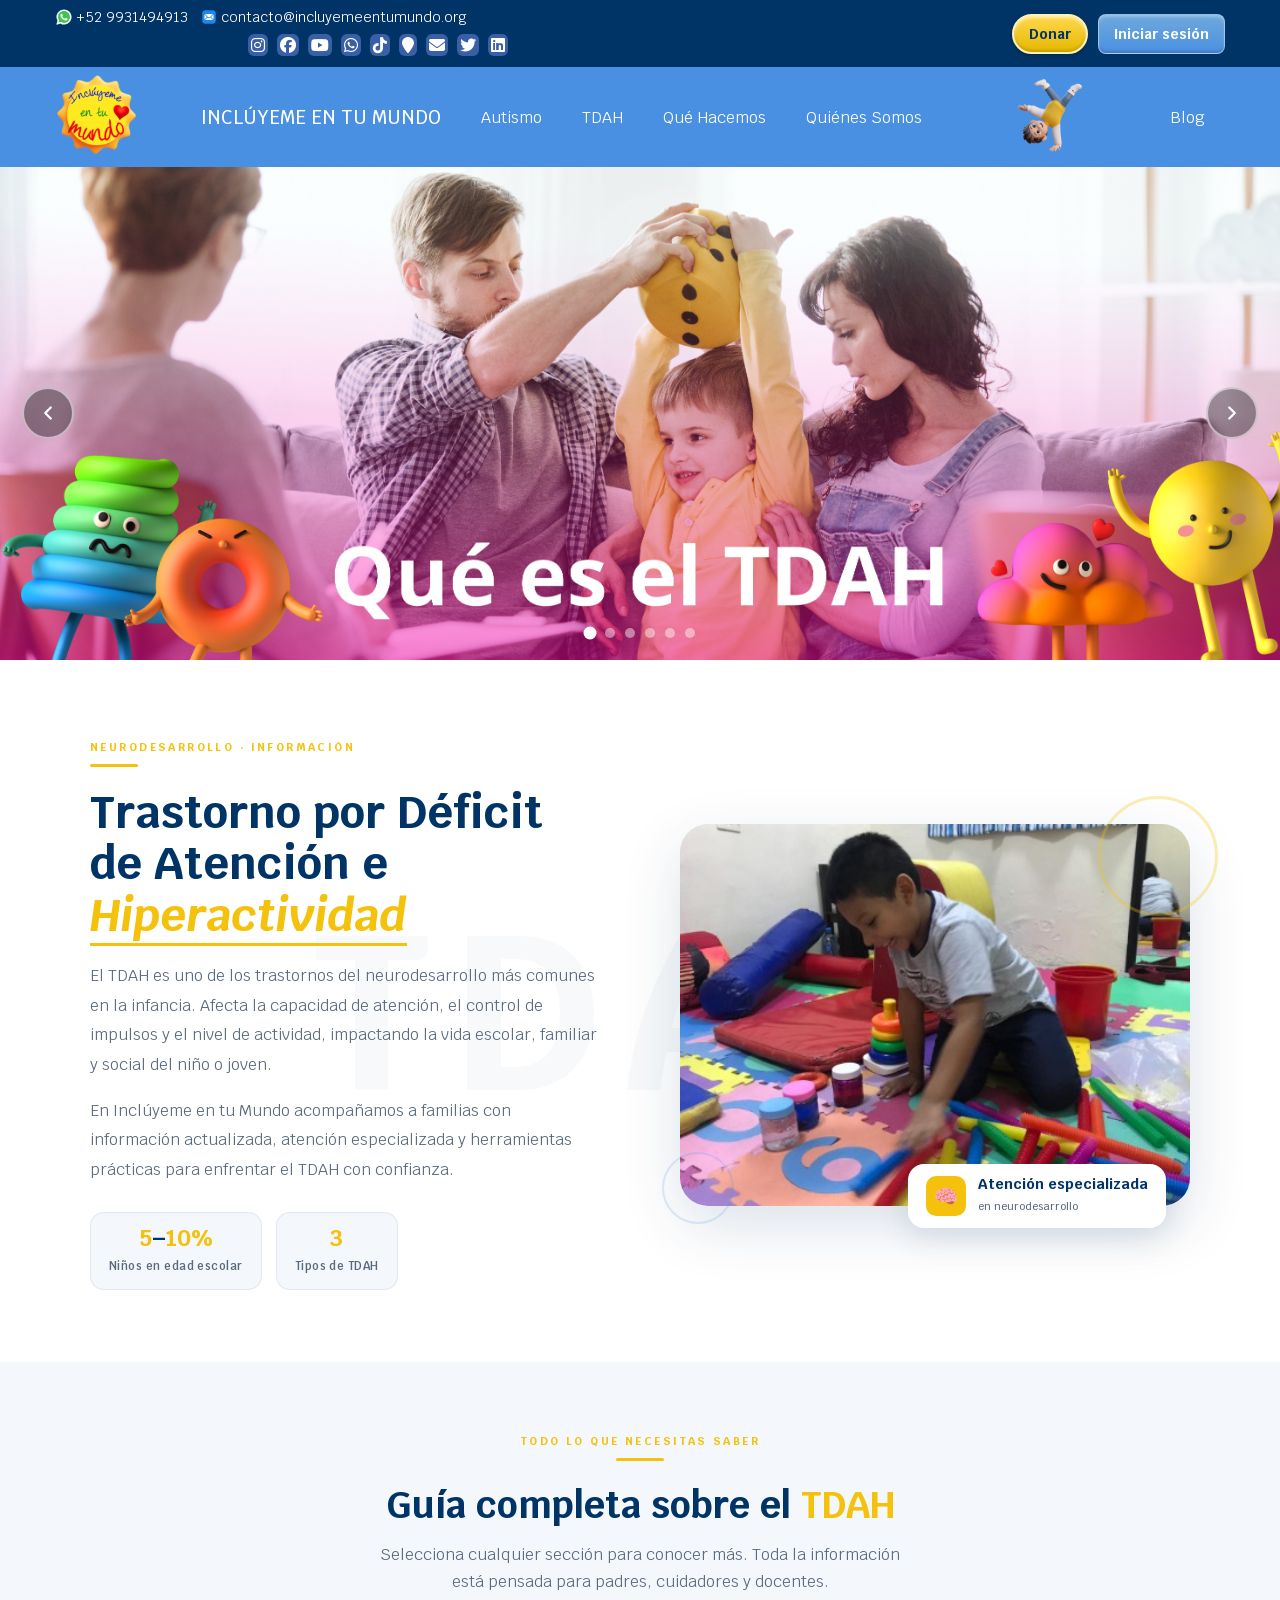
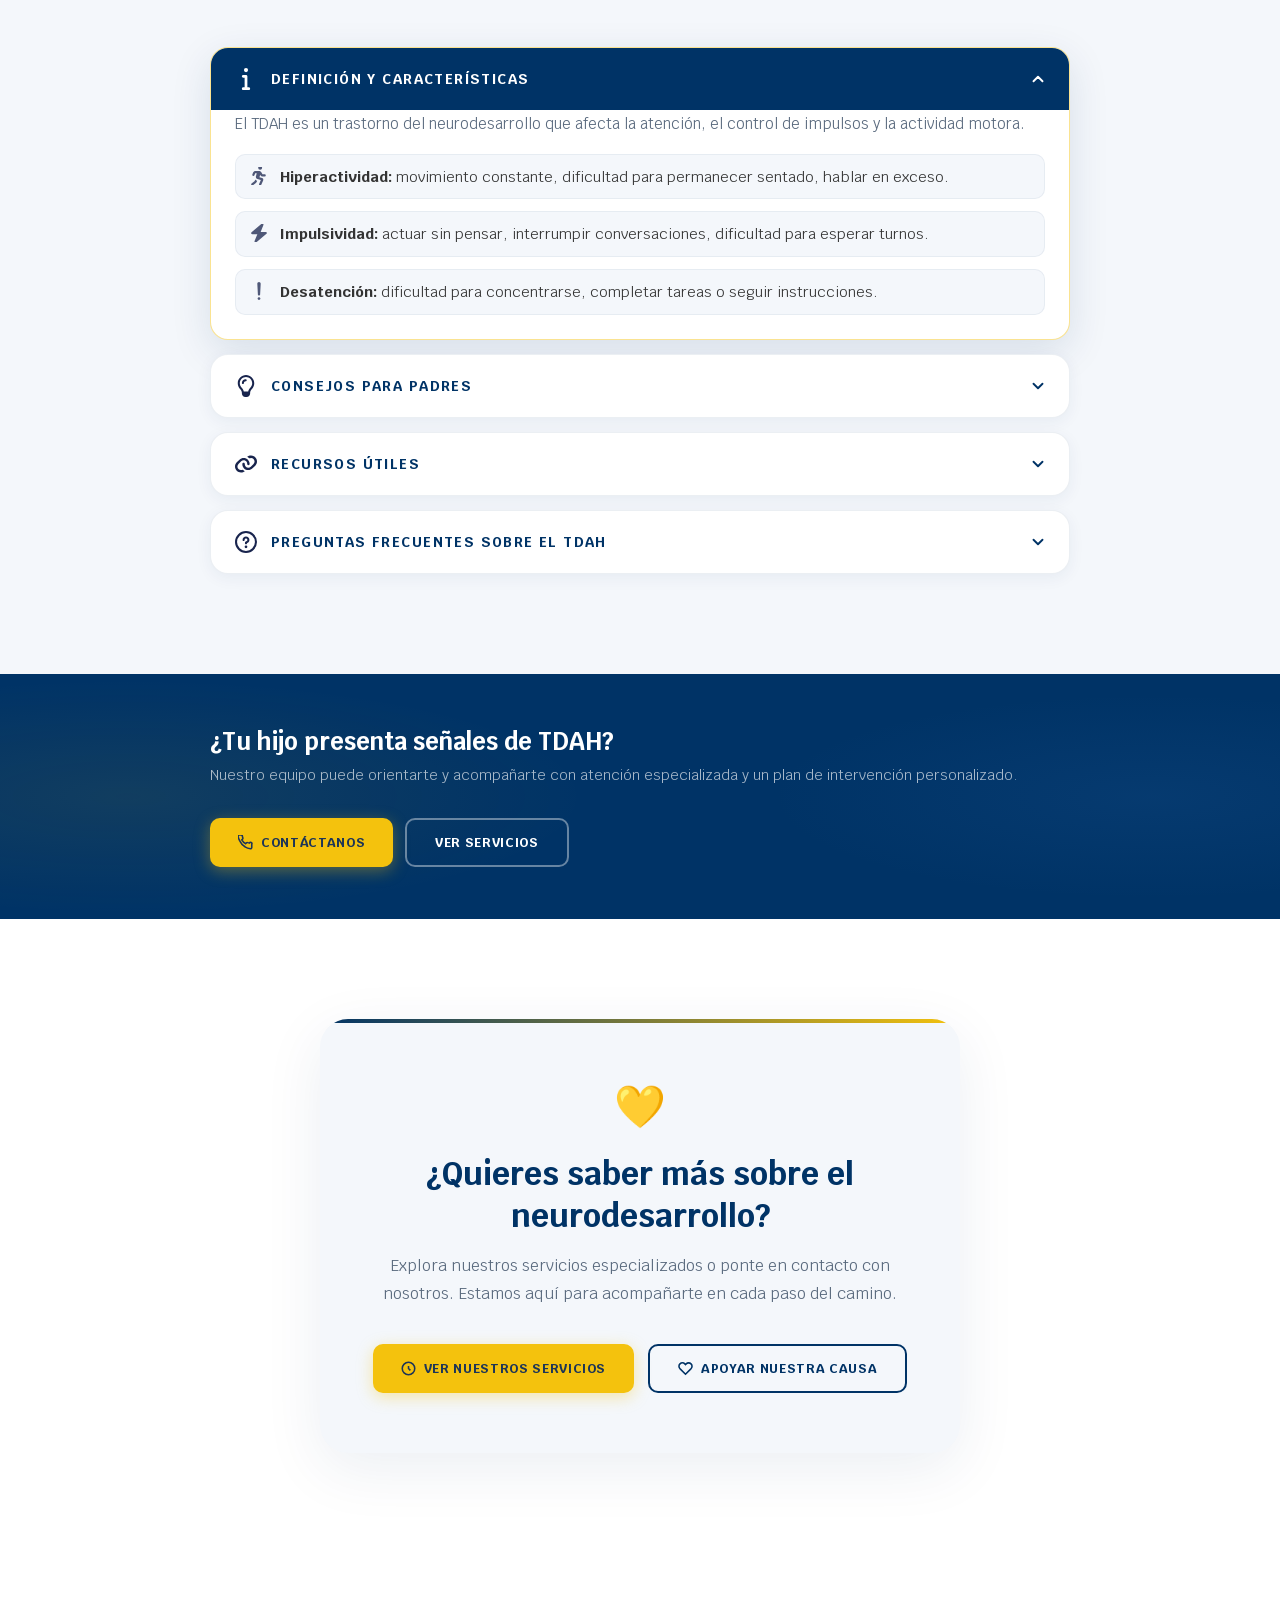
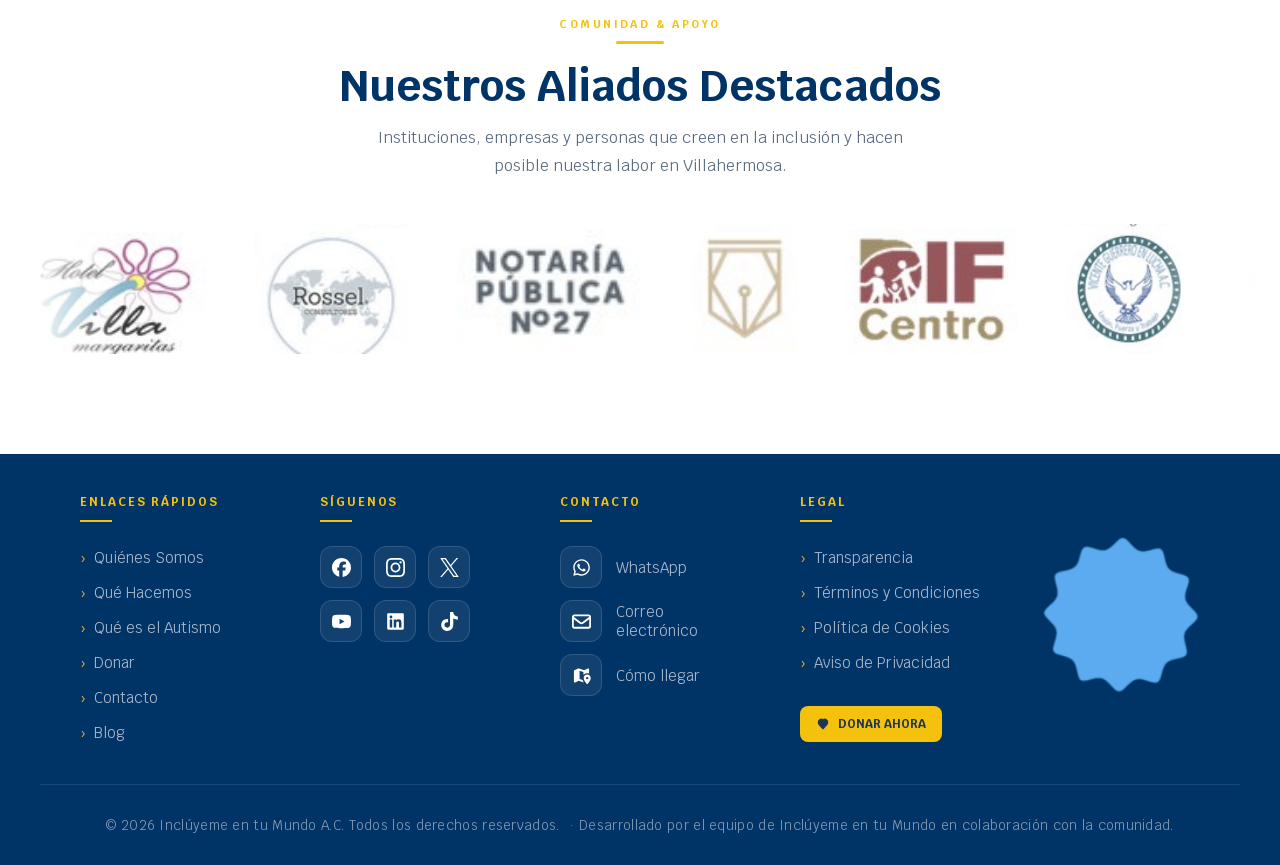
<file: tdah.html>
<!doctype html>
<html lang="es">
  <head>
    <meta charset="UTF-8" />
    <meta name="viewport" content="width=device-width, initial-scale=1.0" />
    <title>TDAH | Inclúyeme en tu Mundo</title>
    <link rel="preconnect" href="https://fonts.googleapis.com" />
    <link rel="preconnect" href="https://fonts.gstatic.com" crossorigin />

    <!-- Favicon -->
    <link rel="icon" href="img/favicon.ico" />
    <link
      rel="apple-touch-icon"
      sizes="180x180"
      href="img/apple-touch-icon.png"
    />

    <!-- CSS -->
    <link rel="stylesheet" href="css/global.css" />
    <link rel="stylesheet" href="css/tdah.css" />

    <!-- Scripts -->
    <script src="js/global.js" defer></script>
    <script src="js/tdah.js" defer></script>

    <!-- Fonts -->
    <link
      href="https://fonts.googleapis.com/css2?family=Krub:ital,wght@0,400;0,500;0,600;0,700;1,600&display=swap"
      rel="stylesheet"
    />
    <link
      rel="stylesheet"
      href="https://cdnjs.cloudflare.com/ajax/libs/font-awesome/6.5.0/css/all.min.css"
    />
  </head>

  <body>
    <!-- ================= HEADER PRINCIPAL ================= -->
    <header>
      <!-- Wrapper general de navegación (top bar + menú principal) -->
      <div class="navigation-wrapper">
        <!-- ======== BARRA SUPERIOR (CONTACTO Y REDES) ======== -->
        <div class="top-bar">
          <div class="container top-bar-container">
            <!-- Contenedor de contacto y redes sociales -->
            <div class="contact-wrapper">
              <!-- Información de contacto directa -->
              <div class="contact-info">
                <!-- Enlace a WhatsApp -->
                <a
                  href="https://wa.me/5219931494913"
                  class="whatsapp-link"
                  target="_blank"
                  rel="noopener noreferrer"
                >
                  <img src="icons/whatsapp-color.svg" alt="WhatsApp" />
                  <span>+52 9931494913</span>
                </a>

                <!-- Enlace para enviar correo -->
                <a
                  href="mailto:contacto@incluyemeentumundo.org"
                  class="email-link"
                >
                  <img src="icons/mail-color.svg" alt="Correo" />
                  <span>contacto@incluyemeentumundo.org</span>
                </a>
              </div>

              <!-- Iconos de redes sociales -->
              <div class="social-icons">
                <!-- Instagram -->
                <a
                  href="https://www.instagram.com/incluyemeentumundo/"
                  target="_blank"
                  rel="noopener noreferrer"
                  aria-label="Instagram de Inclúyeme en tu Mundo"
                >
                  <i class="fab fa-instagram"></i>
                </a>

                <!-- Facebook -->
                <a
                  href="https://es-la.facebook.com/incluyemeentumundoac/"
                  target="_blank"
                  rel="noopener noreferrer"
                  aria-label="Facebook de Inclúyeme en tu Mundo"
                >
                  <i class="fab fa-facebook"></i>
                </a>

                <!-- YouTube -->
                <a
                  href="https://www.youtube.com/@incluyeme"
                  target="_blank"
                  rel="noopener noreferrer"
                  aria-label="Canal de YouTube de Inclúyeme en tu Mundo"
                >
                  <i class="fab fa-youtube"></i>
                </a>

                <!-- WhatsApp (acceso rápido) -->
                <a
                  href="https://wa.me/5219931494913"
                  target="_blank"
                  rel="noopener noreferrer"
                  aria-label="Enviar mensaje por WhatsApp a Inclúyeme en tu Mundo"
                >
                  <i class="fab fa-whatsapp"></i>
                </a>

                <!-- TikTok -->
                <a
                  href="https://www.tiktok.com/@incluyemeentumundo"
                  target="_blank"
                  rel="noopener noreferrer"
                  aria-label="TikTok de Inclúyeme en tu Mundo"
                >
                  <i class="fab fa-tiktok"></i>
                </a>

                <!-- Ubicación en Google Maps -->
                <a
                  href="https://maps.app.goo.gl/1Pju8fS2awf7P4PY7"
                  target="_blank"
                  rel="noopener noreferrer"
                  aria-label="Ubicación en Google Maps de Inclúyeme en tu Mundo"
                >
                  <i class="fa fa-map-marker"></i>
                </a>

                <!-- Correo directo -->
                <a
                  href="mailto:contacto@incluyemeentumundo.org"
                  aria-label="Enviar correo a Inclúyeme en tu Mundo"
                >
                  <i class="fa fa-envelope"></i>
                </a>

                <!-- Twitter -->
                <a
                  href="https://twitter.com/incluyemetmundo"
                  target="_blank"
                  rel="noopener noreferrer"
                  aria-label="Twitter de Inclúyeme en tu Mundo"
                >
                  <i class="fab fa-twitter"></i>
                </a>

                <!-- LinkedIn -->
                <a
                  href="https://www.linkedin.com/in/incluyemeentumundo/"
                  target="_blank"
                  rel="noopener noreferrer"
                  aria-label="LinkedIn de Inclúyeme en tu Mundo"
                >
                  <i class="fab fa-linkedin"></i>
                </a>
              </div>
            </div>

            <!-- Botones de acción (donación e inicio de sesión) -->
            <div class="auth-buttons">
              <!-- Botón para donaciones -->
              <a href="donar.html" class="donate-button"> Donar </a>

              <!-- Botón de login -->
              <a
                href="https://incluyemeentumundo.org/api/views/login_usuario.php"
                class="login-button"
              >
                Iniciar sesión
              </a>
            </div>
          </div>
        </div>

        <!-- ======== MENÚ PRINCIPAL DE NAVEGACIÓN ======== -->
        <nav id="menu" aria-label="Navegación principal">
          <div class="container">
            <!-- Logo / Marca -->
            <div class="navbar-brand">
              <a href="index.html">
                <img
                  src="img/logo.png"
                  alt="Inclúyeme en tu Mundo"
                  class="navbar-logo"
                />
              </a>
            </div>

            <!-- Botón hamburguesa para móviles -->
            <button
              class="mobile-toggle"
              aria-expanded="false"
              aria-label="Mostrar u ocultar menú"
              onclick="toggleMobileMenu()"
            >
              ☰
            </button>

            <!-- Lista de enlaces de navegación -->
            <ul class="navbar-nav" id="navbarNav">
              <!-- Página principal -->
              <li>
                <a href="index.html" onclick="handleLinkClick()">
                  INCLÚYEME EN TU MUNDO
                </a>
              </li>

              <!-- Sección Autismo -->
              <li>
                <a href="autismo.html" onclick="handleLinkClick()"> Autismo </a>
              </li>

              <!-- Sección TDAH -->
              <li>
                <a href="tdah.html" onclick="handleLinkClick()"> TDAH </a>
              </li>

              <!-- Qué hacemos -->
              <li>
                <a href="que-hacemos.html" onclick="handleLinkClick()">
                  Qué Hacemos
                </a>
              </li>

              <!-- Quiénes somos -->
              <li>
                <a href="quienes-somos.html" onclick="handleLinkClick()">
                  Quiénes Somos
                </a>
              </li>

              <!-- Elemento visual decorativo (personaje) -->
              <li class="personaje-navbar-wrapper">
                <img
                  src="img/personaje-1.png"
                  alt=""
                  class="personaje-navbar"
                />
              </li>

              <!-- Blog -->
              <li>
                <a href="blog.html" onclick="handleLinkClick()"> Blog </a>
              </li>
            </ul>
          </div>
        </nav>
      </div>
    </header>

    <!-- HERO -->
    <section class="hero" id="hero">
      <!-- SLIDES: las 6 imágenes -->
      <div class="carousel-slide">
        <a href="autismo.html">
          <img
            src="img/carrusel-1.png"
            alt="Información sobre autismo y apoyo a familias"
          />
        </a>
      </div>

      <div class="carousel-slide active">
        <a href="tdah.html">
          <img
            src="img/carrusel-2.png"
            alt="Información sobre TDAH y acompañamiento a niños y jóvenes"
          />
        </a>
      </div>
      <div class="carousel-slide">
        <a href="que-hacemos.html">
          <img
            src="img/carrusel-3.png"
            alt="Servicios y programas de Inclúyeme en tu Mundo"
          />
        </a>
      </div>

      <div class="carousel-slide">
        <a href="quienes-somos.html">
          <img
            src="img/carrusel-4.png"
            alt="Historia y misión de Inclúyeme en tu Mundo"
          />
        </a>
      </div>

      <div class="carousel-slide">
        <a href="donar.html">
          <img
            src="img/carrusel-5.png"
            alt="Opciones para donar y apoyar la causa"
          />
        </a>
      </div>

      <div class="carousel-slide">
        <a href="blog.html">
          <img
            src="img/carrusel-6.png"
            alt="Artículos y contenido del blog sobre inclusión y desarrollo"
          />
        </a>
      </div>

      <!-- Fechas -->
      <button class="carousel-btn prev" aria-label="Anterior">
        <svg viewBox="0 0 24 24"><polyline points="15 18 9 12 15 6" /></svg>
      </button>
      <button class="carousel-btn next" aria-label="Siguiente">
        <svg viewBox="0 0 24 24"><polyline points="9 6 15 12 9 18" /></svg>
      </button>

      <!-- Dots -->
      <div class="carousel-dots" aria-label="Indicadores de diapositiva">
        <button class="carousel-dot active" aria-label="Ir al slide 1"></button>
        <button class="carousel-dot" aria-label="Ir al slide 2"></button>
        <button class="carousel-dot" aria-label="Ir al slide 3"></button>
        <button class="carousel-dot" aria-label="Ir al slide 4"></button>
        <button class="carousel-dot" aria-label="Ir al slide 5"></button>
        <button class="carousel-dot" aria-label="Ir al slide 6"></button>
      </div>
    </section>

    <!-- =============================================
     INTRO
============================================= -->
    <section class="tdah-intro">
      <div class="tdah-intro__inner">
        <!-- Contenido -->
        <div class="tdah-intro__content">
          <span class="section-eyebrow">Neurodesarrollo · Información</span>
          <div class="gold-bar"></div>
          <h1 class="tdah-intro__title">
            Trastorno por Déficit de Atención e <em>Hiperactividad</em>
          </h1>
          <p class="tdah-intro__text">
            El TDAH es uno de los trastornos del neurodesarrollo más comunes en
            la infancia. Afecta la capacidad de atención, el control de impulsos
            y el nivel de actividad, impactando la vida escolar, familiar y
            social del niño o joven.
          </p>
          <p class="tdah-intro__text">
            En Inclúyeme en tu Mundo acompañamos a familias con información
            actualizada, atención especializada y herramientas prácticas para
            enfrentar el TDAH con confianza.
          </p>

          <div class="tdah-stats">
            <div class="tdah-stat">
              <span class="tdah-stat__num"
                ><span>5</span>–<span>10%</span></span
              >
              <span class="tdah-stat__label">Niños en edad escolar</span>
            </div>
            <div class="tdah-stat">
              <span class="tdah-stat__num"><span>3</span></span>
              <span class="tdah-stat__label">Tipos de TDAH</span>
            </div>
          </div>
        </div>

        <!-- Visual -->
        <div class="tdah-intro__visual">
          <div
            class="tdah-ring"
            style="top: -28px; right: -28px; width: 120px; height: 120px"
          ></div>
          <div
            class="tdah-ring"
            style="
              bottom: -18px;
              left: -18px;
              width: 72px;
              height: 72px;
              border-color: rgba(74, 144, 226, 0.18);
              animation-duration: 6s;
              animation-direction: reverse;
              border-width: 2px;
            "
          ></div>
          <img
            class="tdah-intro__img"
            src="img/gallery-8.jpg"
            alt="Atención terapéutica para TDAH — Inclúyeme en tu Mundo"
          />
          <div class="tdah-badge">
            <div class="tdah-badge__icon">🧠</div>
            <div class="tdah-badge__text">
              <strong>Atención especializada</strong>
              <span>en neurodesarrollo</span>
            </div>
          </div>
        </div>
      </div>
    </section>

    <!-- =============================================
     ACCORDION
============================================= -->
    <section class="tdah-accordion-section" id="informacion">
      <div class="tdah-accordion-section__inner">
        <div class="tdah-accordion-section__header">
          <span class="section-eyebrow">Todo lo que necesitas saber</span>
          <div class="gold-bar gold-bar--center"></div>
          <h2>Guía completa sobre el <span>TDAH</span></h2>
          <p>
            Selecciona cualquier sección para conocer más. Toda la información
            está pensada para padres, cuidadores y docentes.
          </p>
        </div>

        <div class="accordion">
          <!-- 1. Definición -->
          <details open>
            <summary>
              <img src="icons/info.svg" alt="" class="icon" />
              Definición y características
            </summary>
            <div class="content">
              <p>
                El TDAH es un trastorno del neurodesarrollo que afecta la
                atención, el control de impulsos y la actividad motora.
              </p>
              <ul>
                <li>
                  <img src="icons/running.svg" alt="" class="icon-inline" />
                  <span
                    ><strong>Hiperactividad:</strong> movimiento constante,
                    dificultad para permanecer sentado, hablar en exceso.</span
                  >
                </li>
                <li>
                  <img src="icons/bolt.svg" alt="" class="icon-inline" />
                  <span
                    ><strong>Impulsividad:</strong> actuar sin pensar,
                    interrumpir conversaciones, dificultad para esperar
                    turnos.</span
                  >
                </li>
                <li>
                  <img src="icons/warning.svg" alt="" class="icon-inline" />
                  <span
                    ><strong>Desatención:</strong> dificultad para concentrarse,
                    completar tareas o seguir instrucciones.</span
                  >
                </li>
              </ul>
            </div>
          </details>

          <!-- 2. Consejos para padres -->
          <details>
            <summary>
              <img src="icons/lightbulb.svg" alt="" class="icon" />
              Consejos para padres
            </summary>
            <div class="content">
              <ul>
                <li>
                  <img src="icons/calendar.svg" alt="" class="icon-inline" />
                  <span
                    >Establece horarios claros y consistentes para las
                    actividades diarias del niño.</span
                  >
                </li>
                <li>
                  <img src="icons/pause.svg" alt="" class="icon-inline" />
                  <span
                    >Fomenta descansos regulares para que tu hijo se mantenga
                    enfocado durante tareas largas.</span
                  >
                </li>
                <li>
                  <img src="icons/info.svg" alt="" class="icon-inline" />
                  <span
                    >Proporciona instrucciones simples y claras, una a la
                    vez.</span
                  >
                </li>
                <li>
                  <img src="icons/like.svg" alt="" class="icon-inline" />
                  <span
                    >Refuerza positivamente los logros y comportamientos
                    deseados con elogios específicos.</span
                  >
                </li>
                <li>
                  <img src="icons/help.svg" alt="" class="icon-inline" />
                  <span
                    >Sé paciente y busca apoyo profesional cuando sea
                    necesario.</span
                  >
                </li>
              </ul>
            </div>
          </details>

          <!-- 3. Recursos útiles -->
          <details>
            <summary>
              <img src="icons/link.svg" alt="" class="icon" />
              Recursos útiles
            </summary>
            <div class="content">
              <ul>
                <li>
                  <img src="icons/guide.svg" alt="" class="icon-inline" />
                  <a
                    href="https://childmind.org/es/guia/guia-para-padres-sobre-el-tdah/"
                    target="_blank"
                    rel="noopener noreferrer"
                  >
                    Guía sobre el TDAH para padres — Child Mind Institute
                  </a>
                </li>
                <li>
                  <img src="icons/world.svg" alt="" class="icon-inline" />
                  <a
                    href="https://www.cdc.gov/adhd/es/articles/que-es-el-trastorno-por-deficit-de-atencion-e-hiperactividad-tdah.html"
                    target="_blank"
                    rel="noopener noreferrer"
                  >
                    Centros para el Control y la Prevención de Enfermedades
                    (CDC)
                  </a>
                </li>
                <li>
                  <img src="icons/lightbulb.svg" alt="" class="icon-inline" />
                  <a
                    href="https://www.understood.org/"
                    target="_blank"
                    rel="noopener noreferrer"
                  >
                    Understood.org — recursos para el aprendizaje y la atención
                  </a>
                </li>
              </ul>
            </div>
          </details>

          <!-- 4. FAQ -->
          <details>
            <summary>
              <img src="icons/question.svg" alt="" class="icon" />
              Preguntas frecuentes sobre el TDAH
            </summary>
            <div class="content">
              <ul>
                <li>
                  <img
                    src="icons/question-mark.svg"
                    alt=""
                    class="icon-inline"
                  />
                  <span
                    ><strong>¿Qué es el TDAH?</strong> Es un trastorno del
                    neurodesarrollo que afecta la capacidad de las personas para
                    concentrarse y controlar impulsos.</span
                  >
                </li>
                <li>
                  <img src="icons/child.svg" alt="" class="icon-inline" />
                  <span
                    ><strong>¿El TDAH solo afecta a niños?</strong> No. El TDAH
                    puede continuar afectando a los adultos, aunque los síntomas
                    pueden manifestarse de manera diferente.</span
                  >
                </li>
                <li>
                  <img src="icons/diagnostic.svg" alt="" class="icon-inline" />
                  <span
                    ><strong>¿Cómo se puede diagnosticar el TDAH?</strong> El
                    diagnóstico debe ser realizado por un profesional de la
                    salud mental mediante evaluaciones clínicas y
                    cuestionarios.</span
                  >
                </li>
              </ul>
            </div>
          </details>
        </div>
        <!-- /accordion -->
      </div>
    </section>

    <!-- =============================================
     CTA STRIP
============================================= -->
    <div class="tdah-cta-strip">
      <div class="tdah-cta-strip__inner">
        <div class="tdah-cta-strip__text">
          <h3>¿Tu hijo presenta señales de TDAH?</h3>
          <p>
            Nuestro equipo puede orientarte y acompañarte con atención
            especializada y un plan de intervención personalizado.
          </p>
        </div>
        <div class="tdah-cta-strip__btns">
          <a href="contacto.html" class="btn btn-gold">
            <svg
              width="15"
              height="15"
              viewBox="0 0 24 24"
              fill="none"
              stroke="currentColor"
              stroke-width="2.5"
            >
              <path
                d="M22 16.92v3a2 2 0 01-2.18 2 19.79 19.79 0 01-8.63-3.07A19.5 19.5 0 013.07 9.81 19.79 19.79 0 010 1.18 2 2 0 012 0h3a2 2 0 012 1.72c.127.96.361 1.903.7 2.81a2 2 0 01-.45 2.11L6.09 7.91a16 16 0 006 6l1.27-1.27a2 2 0 012.11-.45c.907.339 1.85.573 2.81.7A2 2 0 0122 14.92v2z"
              />
            </svg>
            Contáctanos
          </a>
          <a href="servicios.html" class="btn btn-white-outline"
            >Ver servicios</a
          >
        </div>
      </div>
    </div>

    <!-- =============================================
     CTA FINAL
============================================= -->
    <section class="cta-section">
      <div class="cta-box">
        <span class="cta-icon">💛</span>
        <h2>¿Quieres saber más sobre el neurodesarrollo?</h2>
        <p>
          Explora nuestros servicios especializados o ponte en contacto con
          nosotros. Estamos aquí para acompañarte en cada paso del camino.
        </p>
        <div class="cta-btns">
          <a href="servicios.html" class="btn btn-primary">
            <svg
              width="15"
              height="15"
              viewBox="0 0 24 24"
              fill="none"
              stroke="currentColor"
              stroke-width="2.5"
            >
              <circle cx="12" cy="12" r="10" />
              <path d="M12 8v4l3 3" />
            </svg>
            Ver nuestros servicios
          </a>
          <a href="donar.html" class="btn btn-outline">
            <svg
              width="15"
              height="15"
              viewBox="0 0 24 24"
              fill="none"
              stroke="currentColor"
              stroke-width="2.5"
            >
              <path
                d="M20.84 4.61a5.5 5.5 0 00-7.78 0L12 5.67l-1.06-1.06a5.5 5.5 0 00-7.78 7.78l1.06 1.06L12 21.23l7.78-7.78 1.06-1.06a5.5 5.5 0 000-7.78z"
              />
            </svg>
            Apoyar nuestra causa
          </a>
        </div>
      </div>
    </section>

    <!-- SPONSOR CAROUSEL -->
    <section class="sponsors-section">
      <div class="sponsors-header">
        <span class="sponsors-eyebrow">Comunidad & Apoyo</span>
        <div class="sponsors-gold-bar"></div>
        <h2 class="sponsors-title">Nuestros Aliados Destacados</h2>
        <p class="sponsors-subtitle">
          Instituciones, empresas y personas que creen en la inclusión y hacen
          posible nuestra labor en Villahermosa.
        </p>
      </div>

      <div class="sponsors-track-wrap">
        <div class="sponsors-track">
          <img src="img/logos/donantes_00.png" alt="Aliado" />
          <img src="img/logos/donantes_01.png" alt="Aliado" />
          <img src="img/logos/donantes_02.png" alt="Aliado" />
          <img src="img/logos/donantes_03.png" alt="Aliado" />
          <img src="img/logos/donantes_04.png" alt="Aliado" />
          <img src="img/logos/donantes_05.png" alt="Aliado" />
          <img src="img/logos/donantes_06.png" alt="Aliado" />
          <img src="img/logos/donantes_07.png" alt="Aliado" />
          <img src="img/logos/donantes_08.png" alt="Aliado" />
          <img src="img/logos/donantes_09.png" alt="Aliado" />
          <img src="img/logos/donantes_10.png" alt="Aliado" />
          <img src="img/logos/donantes_11.png" alt="Aliado" />
          <img src="img/logos/donantes_12.png" alt="Aliado" />
          <img src="img/logos/donantes_13.png" alt="Aliado" />
          <img src="img/logos/donantes_14.png" alt="Aliado" />
          <img src="img/logos/donantes_15.png" alt="Aliado" />
          <img src="img/logos/donantes_16.png" alt="Aliado" />
          <img src="img/logos/donantes_17.png" alt="Aliado" />
          <img src="img/logos/donantes_18.png" alt="Aliado" />
          <img src="img/logos/donantes_19.png" alt="Aliado" />
          <img src="img/logos/donantes_20.png" alt="Aliado" />
          <img src="img/logos/donantes_21.png" alt="Aliado" />
          <img src="img/logos/donantes_22.png" alt="Aliado" />
          <img src="img/logos/donantes_23.png" alt="Aliado" />
          <img src="img/logos/donantes_24.png" alt="Aliado" />

          <!-- Duplicado para loop infinito -->
          <img src="img/logos/donantes_00.png" alt="Aliado" />
          <img src="img/logos/donantes_01.png" alt="Aliado" />
          <img src="img/logos/donantes_02.png" alt="Aliado" />
          <img src="img/logos/donantes_03.png" alt="Aliado" />
          <img src="img/logos/donantes_04.png" alt="Aliado" />
          <img src="img/logos/donantes_05.png" alt="Aliado" />
          <img src="img/logos/donantes_06.png" alt="Aliado" />
          <img src="img/logos/donantes_07.png" alt="Aliado" />
          <img src="img/logos/donantes_08.png" alt="Aliado" />
          <img src="img/logos/donantes_09.png" alt="Aliado" />
          <img src="img/logos/donantes_10.png" alt="Aliado" />
          <img src="img/logos/donantes_11.png" alt="Aliado" />
          <img src="img/logos/donantes_12.png" alt="Aliado" />
          <img src="img/logos/donantes_13.png" alt="Aliado" />
          <img src="img/logos/donantes_14.png" alt="Aliado" />
          <img src="img/logos/donantes_15.png" alt="Aliado" />
          <img src="img/logos/donantes_16.png" alt="Aliado" />
          <img src="img/logos/donantes_17.png" alt="Aliado" />
          <img src="img/logos/donantes_18.png" alt="Aliado" />
          <img src="img/logos/donantes_19.png" alt="Aliado" />
          <img src="img/logos/donantes_20.png" alt="Aliado" />
          <img src="img/logos/donantes_21.png" alt="Aliado" />
          <img src="img/logos/donantes_22.png" alt="Aliado" />
          <img src="img/logos/donantes_23.png" alt="Aliado" />
          <img src="img/logos/donantes_24.png" alt="Aliado" />
        </div>
      </div>
    </section>

    <!-- ================= FOOTER GLOBAL ================= -->
    <footer role="contentinfo">
      <!-- Wrapper principal del footer -->
      <div class="footer-container">
        <!-- ======== COLUMNA: ENLACES DE NAVEGACIÓN ======== -->
        <nav class="footer-links" aria-label="Enlaces rápidos del sitio">
          <h3>Enlaces Rápidos</h3>
          <ul>
            <li><a href="quienes-somos.html">Quiénes Somos</a></li>
            <li><a href="que-hacemos.html">Qué Hacemos</a></li>
            <li><a href="que-es-autismo.html">Qué es el Autismo</a></li>
            <li><a href="donar.html">Donar</a></li>
            <li><a href="contacto.html">Contacto</a></li>
            <li><a href="blog.html">Blog</a></li>
          </ul>
        </nav>

        <!-- ======== COLUMNA: REDES SOCIALES ======== -->
        <section class="footer-social" aria-label="Redes sociales">
          <h3>Síguenos</h3>

          <!-- Iconos de redes -->
          <div class="social-icons">
            <!-- Facebook -->
            <a
              href="https://www.facebook.com/incluyemeentumundoac/"
              target="_blank"
              rel="noopener noreferrer external"
              aria-label="Visitar Facebook"
            >
              <img src="icons/facebook.svg" alt="" />
            </a>

            <!-- Instagram -->
            <a
              href="https://www.instagram.com/incluyemeentumundo/"
              target="_blank"
              rel="noopener noreferrer external"
              aria-label="Visitar Instagram"
            >
              <img src="icons/instagram.svg" alt="" />
            </a>

            <!-- X (Twitter) -->
            <a
              href="https://x.com/incluyemetmundo"
              target="_blank"
              rel="noopener noreferrer external"
              aria-label="Visitar perfil en X"
            >
              <img src="icons/x.svg" alt="" />
            </a>

            <!-- YouTube -->
            <a
              href="https://www.youtube.com/@incluyeme/videos"
              target="_blank"
              rel="noopener noreferrer external"
              aria-label="Ver canal de YouTube"
            >
              <img src="icons/youtube.svg" alt="" />
            </a>

            <!-- LinkedIn -->
            <a
              href="https://www.linkedin.com/in/incluyemeentumundo/"
              target="_blank"
              rel="noopener noreferrer external"
              aria-label="Visitar LinkedIn"
            >
              <img src="icons/linkedin.svg" alt="" />
            </a>

            <!-- TikTok -->
            <a
              href="https://www.tiktok.com/@incluyemeentumundo"
              target="_blank"
              rel="noopener noreferrer external"
              aria-label="Ver contenido en TikTok"
            >
              <img src="icons/tiktok.svg" alt="" />
            </a>
          </div>
        </section>

        <!-- ======== COLUMNA: CONTACTO DIRECTO ======== -->
        <section class="footer-contact" aria-label="Contacto directo">
          <h3>Contacto</h3>

          <div class="contact-icons">
            <!-- WhatsApp -->
            <a
              href="https://wa.me/529931494913"
              target="_blank"
              rel="noopener noreferrer external"
              class="contact-item"
              aria-label="Enviar mensaje por WhatsApp"
            >
              <span class="icon-wrap">
                <img src="icons/whatsapp.svg" alt="" />
              </span>
              WhatsApp
            </a>

            <!-- Correo -->
            <a
              href="mailto:contacto@incluyemeentumundo.org"
              class="contact-item"
              aria-label="Enviar correo electrónico"
            >
              <span class="icon-wrap">
                <img src="icons/email.svg" alt="" />
              </span>
              Correo electrónico
            </a>

            <!-- Ubicación / ruta -->
            <a
              href="https://www.google.com/maps/dir/?api=1&destination=17.9842652,-92.9225942"
              target="_blank"
              rel="noopener noreferrer external"
              class="contact-item"
              aria-label="Abrir ruta en Google Maps"
            >
              <span class="icon-wrap">
                <img src="icons/googlemaps.svg" alt="" />
              </span>
              Cómo llegar
            </a>
          </div>
        </section>

        <!-- ======== COLUMNA: INFORMACIÓN LEGAL ======== -->
        <section class="footer-legal-col" aria-label="Información legal">
          <h3>Legal</h3>

          <ul>
            <li><a href="#" class="no-click">Transparencia</a></li>
            <li><a href="#" class="no-click">Términos y Condiciones</a></li>
            <li><a href="#" class="no-click">Política de Cookies</a></li>
            <li><a href="#" class="no-click">Aviso de Privacidad</a></li>
          </ul>

          <!-- CTA: Donación -->
          <a
            href="donar.html"
            class="footer-donate-btn"
            aria-label="Donar ahora"
          >
            <svg
              xmlns="http://www.w3.org/2000/svg"
              viewBox="0 0 24 24"
              fill="currentColor"
              aria-hidden="true"
            >
              <path
                d="M12 21.593c-.425-.396-8.993-7.677-8.993-12.03A6.007 6.007 0 0 1 12 3.564a6.007 6.007 0 0 1 8.993 6C20.993 13.916 12.425 21.197 12 21.593z"
              />
            </svg>
            Donar ahora
          </a>
        </section>

        <!-- ======== LOGO INSTITUCIONAL ======== -->
        <div class="footer-logo">
          <a href="index.html">
            <img src="img/logo.png" alt="Logo de Inclúyeme en tu Mundo" />
          </a>
        </div>
      </div>

      <!-- ======== BARRA INFERIOR (COPYRIGHT) ======== -->
      <div class="footer-bottom">
        <p>
          &copy; 2026 Inclúyeme en tu Mundo A.C. Todos los derechos reservados.
        </p>
        <p>
          Desarrollado por el equipo de Inclúyeme en tu Mundo en colaboración
          con la comunidad.
        </p>
      </div>
    </footer>
  </body>
</html>
</file>
<file: css/global.css>
/* ===========================
   NAVEGACIÓN — TOP BAR
=========================== */

.navigation-wrapper {
  width: 100%;
}

.top-bar {
  background-color: #003366;
  padding: 8px 0;
  color: white;
}

.top-bar-container {
  display: flex;
  justify-content: space-between;
  align-items: center;
  flex-wrap: wrap;
  gap: 10px;
}

/* CONTACTO */

.contact-info {
  display: flex;
  align-items: center;
  gap: 12px;
}

.contact-info a {
  display: flex;
  align-items: center;
  gap: 3px;
  color: white;
  text-decoration: none;
  font-size: 14px;
  transition: color 0.2s;
}

.contact-info a:hover {
  color: #608dfd;
}

.contact-info img {
  width: 18px;
  height: 18px;
  display: block;
}

/* ICONOS SOCIALES (TOP BAR) */

.social-icons {
  display: flex;
  align-items: center;
  gap: 3px;
  width: 100%;
  margin-top: 5px;
}

.social-icons a {
  display: inline-flex;
  align-items: center;
  justify-content: center;
  padding: 3px;
  background: #3960a6;
  border-radius: 6px;
  color: white;
  font-size: 16px;
  margin: 3px;
  text-decoration: none;
  transition:
    transform 0.12s ease,
    box-shadow 0.12s ease,
    color 0.3s ease;
}

.social-icons a:hover {
  transform: translateY(-3px);
  box-shadow: 0 4px 10px rgba(0, 0, 0, 0.12);
}

@media (min-width: 1024px) {
  .social-icons {
    margin-left: 190px;
  }
}

@media (max-width: 1023px) and (min-width: 768px) {
  .social-icons {
    margin-left: -10px;
    justify-content: center;
  }
}

@media (max-width: 767px) {
  .social-icons {
    margin-left: 0;
    justify-content: center;
    flex-wrap: wrap;
  }
}

/* BOTONES DONAR + LOGIN */

.auth-buttons {
  display: flex;
  align-items: center;
  gap: 10px;
  height: 100%;
}

.donate-button {
  display: flex;
  align-items: center;
  height: 40px;
  padding: 6px 15px;
  border-radius: 50px;
  text-decoration: none;
  font-weight: bold;
  font-size: 14px;
  color: #003366;
  background: linear-gradient(180deg, #ffd84d 0%, #e6b800 100%);
  border: 2px solid #fff3b0;
  box-shadow:
    inset 0 2px 3px rgba(255, 255, 255, 0.6),
    inset 0 -2px 3px rgba(0, 0, 0, 0.15),
    0 2px 4px rgba(0, 0, 0, 0.2);
  transition: all 0.25s ease;
}

.donate-button:hover {
  transform: translateY(-2px);
  box-shadow:
    inset 0 3px 5px rgba(255, 255, 255, 0.7),
    inset 0 -3px 5px rgba(0, 0, 0, 0.2),
    0 4px 8px rgba(0, 0, 0, 0.25);
}

.login-button {
  display: flex;
  align-items: center;
  height: 40px;
  padding: 6px 15px;
  border-radius: 8px;
  text-decoration: none;
  font-weight: bold;
  font-size: 14px;
  color: white;
  background: linear-gradient(180deg, #6fa9dc 0%, #4a90e2 100%);
  border: 1px solid rgba(255, 255, 255, 0.4);
  box-shadow:
    inset 0 2px 3px rgba(255, 255, 255, 0.3),
    inset 0 -2px 3px rgba(0, 0, 0, 0.15);
  transition: all 0.25s ease;
}

.login-button:hover,
.login-button:focus {
  background: linear-gradient(180deg, #7db6e8 0%, #5aa0f0 100%);
  color: #003366;
  transform: translateY(-1px);
}

/* ===========================
   NAVEGACIÓN — NAVBAR PRINCIPAL
=========================== */

#menu {
  background-color: #4a90e2;
  border-bottom: none;
  padding: 0 15px;
  position: relative;
  z-index: 1000;
  width: 100%;
}

.container {
  display: flex;
  justify-content: space-between;
  align-items: center;
  max-width: 1200px;
  margin: 0 auto;
  padding: 0 15px;
}

.navbar-brand {
  display: flex;
  align-items: center;
}

.navbar-logo {
  height: 100px;
  width: auto;
  display: block;
  margin: 0;
  filter: brightness(1.1);
  animation:
    logoFadeIn 1s ease-in-out,
    logoBounce 1.5s ease-in-out;
  transition:
    transform 0.3s ease,
    filter 0.3s ease;
}

.navbar-logo:hover {
  transform: scale(1.05);
  filter: brightness(1.2);
}

@keyframes logoFadeIn {
  from {
    opacity: 0;
    transform: scale(0.8);
  }
  to {
    opacity: 1;
    transform: scale(1);
  }
}

@keyframes logoBounce {
  0% {
    transform: translateY(-5px);
  }
  50% {
    transform: translateY(3px);
  }
  100% {
    transform: translateY(0);
  }
}

/* PERSONAJE */

.personaje-navbar-wrapper {
  display: flex;
  align-items: center;
  justify-content: center;
  margin: 0 10px;
}

.personaje-navbar {
  height: 100px;
  display: block;
  margin-top: 0;
  filter: brightness(1.1);
  transition: transform 0.3s ease;
}

.personaje-navbar:hover {
  transform: scale(1.05);
}

/* ENLACES */

.navbar-nav {
  display: flex;
  list-style: none;
  margin: 0;
  padding: 0;
  justify-content: flex-end;
  align-items: center;
  flex-grow: 1;
}

.navbar-nav > li {
  margin: 0 15px;
}

.navbar-nav > li > a {
  font-size: 1.2rem;
  color: #ffffff;
  font-weight: 500;
  text-decoration: none;
  padding: 10px 5px;
  display: inline-block;
  transition: color 0.3s ease-in-out;
}

.navbar-nav > li:not(:first-child) > a {
  font-size: 1rem;
  font-weight: 400;
}

.navbar-nav > li > a:hover {
  color: #ffcc00;
}

/* HAMBURGUESA */

.mobile-toggle {
  display: none;
  font-size: 1.5rem;
  color: #ffffff;
  background: none;
  border: none;
  cursor: pointer;
}

/* ===========================
   RESPONSIVE — NAVBAR
=========================== */

@media (max-width: 992px) {
  .top-bar-container {
    flex-direction: column;
    align-items: center;
  }

  .contact-info {
    flex-direction: column;
    align-items: center;
    gap: 5px;
  }

  .social-icons {
    justify-content: center;
    flex-wrap: wrap;
  }
}

@media (max-width: 768px) {
  .mobile-toggle {
    display: block;
  }

  .navbar-nav {
    display: none;
    flex-direction: column;
    position: absolute;
    top: 100%;
    left: 0;
    width: 100%;
    background-color: #4a90e2;
    box-shadow: 0 4px 10px rgba(0, 0, 0, 0.2);
  }

  .navbar-nav.open {
    display: flex;
  }

  .navbar-nav > li {
    margin: 10px 0;
    text-align: center;
  }

  .navbar-nav > li > a {
    font-size: 1.2rem;
    padding: 10px;
    width: 100%;
  }

  .auth-buttons {
    margin-top: 10px;
    justify-content: center;
  }

  .navbar-logo {
    width: 60px;
    height: auto;
  }

  .personaje-navbar {
    height: 70px;
  }
}

@media (max-width: 480px) {
  .navbar-logo {
    width: 50px;
  }

  .personaje-navbar {
    height: 60px;
  }
}

/* ===========================
   HERO CAROUSEL
=========================== */

.hero {
  position: relative;
  width: 100%;
  overflow: hidden;
}

.hero::before {
  content: "";
  display: block;
  width: 100%;
  padding-top: calc(1129 / 2933 * 100%);
}

.carousel-slide {
  position: absolute;
  inset: 0;
  width: 100%;
  height: 100%;
  opacity: 0;
  transition: opacity 0.9s ease-in-out;
  pointer-events: none;
}

.carousel-slide.active {
  opacity: 1;
  pointer-events: auto;
}

.carousel-slide img {
  display: block;
  width: 100%;
  height: 100%;
  object-fit: cover;
  object-position: center;
  user-select: none;
  -webkit-user-drag: none;
}

.carousel-btn {
  position: absolute;
  top: 50%;
  transform: translateY(-50%);
  z-index: 10;
  background: rgba(0, 0, 0, 0.38);
  border: 2px solid rgba(255, 255, 255, 0.55);
  color: #fff;
  width: 52px;
  height: 52px;
  border-radius: 50%;
  cursor: pointer;
  display: flex;
  align-items: center;
  justify-content: center;
  transition:
    background 0.25s,
    border-color 0.25s,
    transform 0.25s;
  backdrop-filter: blur(4px);
  -webkit-backdrop-filter: blur(4px);
}

.carousel-btn:hover {
  background: rgba(0, 0, 0, 0.65);
  border-color: #fff;
  transform: translateY(-50%) scale(1.08);
}

.carousel-btn:active {
  transform: translateY(-50%) scale(0.96);
}

.carousel-btn.prev {
  left: 22px;
}
.carousel-btn.next {
  right: 22px;
}

.carousel-btn svg {
  width: 22px;
  height: 22px;
  stroke: #fff;
  fill: none;
  stroke-width: 2.5;
  stroke-linecap: round;
  stroke-linejoin: round;
  pointer-events: none;
}

.carousel-dots {
  position: absolute;
  bottom: 22px;
  left: 50%;
  transform: translateX(-50%);
  z-index: 10;
  display: flex;
  gap: 10px;
}

.carousel-dot {
  width: 10px;
  height: 10px;
  border-radius: 50%;
  background: rgba(255, 255, 255, 0.45);
  border: none;
  cursor: pointer;
  transition:
    background 0.3s,
    transform 0.3s;
  padding: 0;
}

.carousel-dot.active {
  background: #fff;
  transform: scale(1.3);
}

/* ===========================
   SPONSOR CAROUSEL
=========================== */

.sponsors-section {
  padding: 64px 24px 100px;
  background: var(--white);
  position: relative;
  overflow: hidden;
}

.sponsors-header {
  text-align: center;
  margin-bottom: 44px;
}

.sponsors-eyebrow {
  font-size: 11px;
  font-weight: 700;
  letter-spacing: 0.22em;
  text-transform: uppercase;
  color: #f4c20d;
  display: block;
  margin-bottom: 10px;
}

.sponsors-gold-bar {
  width: 48px;
  height: 3px;
  background: #f4c20d;
  border-radius: 2px;
  margin: 0 auto 16px;
}

.sponsors-title {
  font-size: 43.2px;
  font-weight: 700;
  color: #003366;
  line-height: 1.2;
}

.sponsors-subtitle {
  font-size: 1rem;
  color: #5a6a7e;
  line-height: 1.75;
  max-width: 560px;
  margin: 12px auto 0;
}

.sponsors-track-wrap {
  overflow: hidden;
  width: 100%;
  -webkit-mask-image: linear-gradient(
    to right,
    transparent 0%,
    black 8%,
    black 92%,
    transparent 100%
  );
  mask-image: linear-gradient(
    to right,
    transparent 0%,
    black 8%,
    black 92%,
    transparent 100%
  );
}

.sponsors-track {
  display: flex;
  align-items: center;
  gap: 48px;
  width: max-content;
  animation: sponsors-scroll 40s linear infinite;
}

.sponsors-track img {
  height: 130px;
  width: auto;
  max-width: 240px;
  object-fit: contain;
  flex-shrink: 0;
  filter: grayscale(30%);
  opacity: 0.8;
  transition:
    filter 0.3s ease,
    opacity 0.3s ease,
    transform 0.3s ease;
}

.sponsors-track img:hover {
  filter: grayscale(0%);
  opacity: 1;
  transform: scale(1.08) translateY(-3px);
}

@keyframes sponsors-scroll {
  0% {
    transform: translateX(0);
  }
  100% {
    transform: translateX(-50%);
  }
}

@media (max-width: 768px) {
  .sponsors-section {
    padding: 48px 20px 56px;
  }
  .sponsors-track img {
    height: 80px;
    max-width: 160px;
  }
  .sponsors-track {
    gap: 32px;
  }
}

/* ===========================
   FOOTER
=========================== */

footer {
  background: #003366;
  color: #e8edf2;
  width: 100%;
}

.footer-container {
  max-width: 1200px;
  margin: 0 auto;
  padding: 40px;
  display: grid;
  grid-template-columns: 1fr 1fr 1fr 1fr 160px;
  gap: 56px;
}

.footer-links h3,
.footer-social h3,
.footer-contact h3,
.footer-legal-col h3 {
  font-size: 12px;
  font-weight: 700;
  color: #f4c20d;
  text-transform: uppercase;
  letter-spacing: 0.16em;
  margin-bottom: 24px;
  position: relative;
  padding-bottom: 12px;
}

.footer-links h3::after,
.footer-social h3::after,
.footer-contact h3::after,
.footer-legal-col h3::after {
  content: "";
  position: absolute;
  bottom: 0;
  left: 0;
  width: 32px;
  height: 2px;
  background: #f4c20d;
}

.footer-links ul,
.footer-legal-col ul {
  list-style: none;
  display: flex;
  flex-direction: column;
  gap: 12px;
}

.footer-links ul li a,
.footer-legal-col ul li a {
  font-size: 15px;
  color: #a8b8cc;
  text-decoration: none;
  display: flex;
  align-items: center;
  gap: 8px;
  transition:
    color 0.2s,
    gap 0.2s;
}

.footer-links ul li a::before,
.footer-legal-col ul li a::before {
  content: "›";
  color: #f4a832;
  font-size: 18px;
}

.footer-links ul li a:hover,
.footer-legal-col ul li a:hover {
  color: #fff;
  gap: 12px;
}

footer .footer-social .social-icons {
  display: grid !important;
  grid-template-columns: repeat(3, 42px) !important;
  gap: 12px !important;
  width: auto !important;
  margin: 0 !important;
  flex-wrap: unset !important;
}

footer .footer-social a {
  display: flex !important;
  align-items: center !important;
  justify-content: center !important;
  width: 42px !important;
  height: 42px !important;
  background: rgba(255, 255, 255, 0.07) !important;
  border: 1px solid rgba(255, 255, 255, 0.12) !important;
  border-radius: 12px !important;
  margin: 0 !important;
  padding: 0 !important;
  transition: all 0.2s;
}

footer .footer-social a:hover {
  background: #f4a832 !important;
  border-color: #f4a832 !important;
  transform: translateY(-3px);
  box-shadow: none !important;
}

footer .footer-social a img {
  width: 19px;
  height: 19px;
  filter: brightness(0) invert(1);
}

footer .footer-social a:hover img {
  filter: brightness(0);
}

.footer-contact .contact-icons {
  display: flex;
  flex-direction: column;
  gap: 12px;
}

.footer-contact .contact-item {
  display: flex;
  align-items: center;
  gap: 14px;
  color: #a8b8cc;
  font-size: 15px;
  text-decoration: none;
  transition: color 0.2s;
}

.footer-contact .contact-item:hover {
  color: #f4a832;
}

.footer-contact .contact-item .icon-wrap {
  display: flex;
  align-items: center;
  justify-content: center;
  width: 42px;
  height: 42px;
  background: rgba(255, 255, 255, 0.07);
  border: 1px solid rgba(255, 255, 255, 0.12);
  border-radius: 12px;
  flex-shrink: 0;
  transition: all 0.2s;
}

.footer-contact .contact-item:hover .icon-wrap {
  background: #f4a832;
  border-color: #f4a832;
}

.footer-contact .contact-item img {
  width: 19px;
  height: 19px;
  filter: brightness(0) invert(1);
}

.footer-contact .contact-item:hover img {
  filter: brightness(0);
}

.footer-logo {
  display: flex;
  align-items: center;
  justify-content: center;
}

.footer-logo img {
  height: 200px;
  object-fit: contain !important;
  display: block;
  filter: brightness(0) saturate(100%) invert(65%) sepia(40%) saturate(900%)
    hue-rotate(180deg) brightness(100%);
  opacity: 0.9;
  transition:
    transform 0.35s ease,
    filter 0.35s ease,
    opacity 0.35s ease;
}

.footer-logo img:hover {
  transform: scale(1.05);
  opacity: 1;
}

.footer-donate-btn {
  display: inline-flex;
  align-items: center;
  gap: 8px;
  margin-top: 32px;
  background: #f4c20d;
  color: #1d3557;
  text-decoration: none;
  padding: 10px 16px;
  border-radius: 8px;
  font-size: 12px;
  font-weight: 700;
  text-transform: uppercase;
  position: relative;
  overflow: hidden;
  transition:
    transform 0.25s ease,
    box-shadow 0.25s ease;
}

.footer-donate-btn:hover {
  transform: translateY(-2px);
  box-shadow: 0 6px 14px rgba(0, 0, 0, 0.18);
}

.footer-donate-btn::after {
  content: "";
  position: absolute;
  top: 0;
  left: -75%;
  width: 50%;
  height: 100%;
  background: linear-gradient(
    120deg,
    transparent,
    rgba(255, 255, 255, 0.5),
    transparent
  );
  transform: skewX(-20deg);
}

.footer-donate-btn:hover::after {
  animation: shimmer 0.8s ease;
}

.footer-donate-btn svg {
  width: 14px !important;
  height: 14px !important;
  display: inline-block;
  flex-shrink: 0;
}

@keyframes shimmer {
  0% {
    left: -80%;
  }
  100% {
    left: 130%;
  }
}

.footer-bottom {
  max-width: 1200px;
  margin: 0 auto;
  padding: 30px 20px;
  border-top: 1px solid rgba(255, 255, 255, 0.1);
  display: flex;
  justify-content: center;
  align-items: center;
  gap: 6px;
}

.footer-bottom p {
  margin: 0;
  font-size: 0.85rem;
  color: rgba(255, 255, 255, 0.5);
  letter-spacing: 0.3px;
  line-height: 1.5;
}

.footer-bottom p:first-child::after {
  content: "·";
  margin-left: 6px;
}

@media (max-width: 768px) {
  .footer-container {
    grid-template-columns: 1fr 1fr;
    gap: 32px;
    padding: 32px 24px;
  }

  .footer-logo {
    display: none;
  }

  .footer-social {
    grid-column: 1 / -1;
  }

  footer .footer-social .social-icons {
    display: grid !important;
    grid-template-columns: repeat(6, 42px) !important;
    justify-content: flex-start !important;
  }

  .footer-bottom {
    flex-direction: column;
    text-align: center;
    gap: 4px;
    padding: 20px 16px;
  }

  .footer-bottom p:first-child::after {
    display: none;
  }
}

@media (max-width: 480px) {
  .footer-container {
    grid-template-columns: 1fr;
    gap: 28px;
  }

  footer .footer-social .social-icons {
    grid-template-columns: repeat(6, 38px) !important;
    gap: 8px !important;
  }

  footer .footer-social a {
    width: 38px !important;
    height: 38px !important;
  }
}
</file>
<file: css/index.css>
/* =============================================
       RESET & BASE
    ============================================= */
*,
*::before,
*::after {
  box-sizing: border-box;
  margin: 0;
  padding: 0;
}

:root {
  --blue-dark: #003366;
  --blue-mid: #1d3557;
  --blue-light: #4a90e2;
  --gold: #f4c20d;
  --gold-hover: #f9d03a;
  --bg: #f4f7fb;
  --text: #333;
  --muted: #5a6a7e;
  --white: #ffffff;
}

html {
  scroll-behavior: smooth;
}

body {
  font-family: "Krub", sans-serif;
  background: var(--bg);
  color: var(--text);
  overflow-x: hidden;
}

img {
  display: block;
  max-width: 100%;
}

/* =============================================
       SHARED ATOMS
    ============================================= */
.section-label {
  font-size: 11px;
  font-weight: 700;
  letter-spacing: 0.22em;
  text-transform: uppercase;
  color: var(--gold);
  display: block;
  margin-bottom: 10px;
}

.section-title {
  font-size: clamp(1.7rem, 4vw, 2.7rem);
  font-weight: 700;
  color: var(--blue-dark);
  line-height: 1.2;
  margin-bottom: 20px;
}

.section-body {
  font-size: 1rem;
  color: var(--muted);
  line-height: 1.85;
  margin-bottom: 16px;
}

.gold-bar {
  width: 48px;
  height: 3px;
  background: var(--gold);
  border-radius: 2px;
  margin-bottom: 20px;
}

/* ─── Buttons ─── */
.btn {
  display: inline-flex;
  align-items: center;
  gap: 8px;
  text-decoration: none;
  padding: 14px 28px;
  border-radius: 10px;
  font-family: "Krub", sans-serif;
  font-size: 13px;
  font-weight: 700;
  letter-spacing: 0.05em;
  text-transform: uppercase;
  transition:
    background 0.2s,
    transform 0.2s,
    box-shadow 0.2s,
    color 0.2s;
  position: relative;
  overflow: hidden;
  cursor: pointer;
  border: none;
}
.btn::after {
  content: "";
  position: absolute;
  top: 0;
  left: -100%;
  width: 70%;
  height: 100%;
  background: linear-gradient(
    120deg,
    transparent,
    rgba(255, 255, 255, 0.18),
    transparent
  );
  transition: left 0.5s ease;
  pointer-events: none;
}
.btn:hover::after {
  left: 160%;
}

.btn-primary,
.btn-donar {
  background: var(--gold);
  color: var(--blue-mid);
  box-shadow: 0 4px 16px rgba(244, 194, 13, 0.35);
}
.btn-primary:hover,
.btn-donar:hover {
  background: var(--gold-hover);
  transform: translateY(-2px);
  box-shadow: 0 6px 24px rgba(244, 194, 13, 0.5);
}

.btn-white {
  background: var(--white);
  color: var(--blue-dark);
}
.btn-white:hover {
  background: var(--bg);
  transform: translateY(-2px);
}

.btn-blue-outline {
  background: transparent;
  color: var(--blue-dark);
  border: 2px solid var(--blue-dark);
}
.btn-blue-outline:hover {
  background: var(--blue-dark);
  color: var(--white);
  transform: translateY(-2px);
}

/* ─── Scroll reveal ─── */
.reveal {
  opacity: 0;
  transform: translateY(36px);
  transition:
    opacity 0.72s cubic-bezier(0.22, 0.68, 0, 1.2),
    transform 0.72s cubic-bezier(0.22, 0.68, 0, 1.2);
}
.reveal-left {
  opacity: 0;
  transform: translateX(-48px);
  transition:
    opacity 0.75s cubic-bezier(0.22, 0.68, 0, 1.2),
    transform 0.75s cubic-bezier(0.22, 0.68, 0, 1.2);
}
.reveal-right {
  opacity: 0;
  transform: translateX(48px);
  transition:
    opacity 0.75s cubic-bezier(0.22, 0.68, 0, 1.2),
    transform 0.75s cubic-bezier(0.22, 0.68, 0, 1.2);
}
.reveal.revealed,
.reveal-left.revealed,
.reveal-right.revealed {
  opacity: 1;
  transform: none;
}
.reveal-d1 {
  transition-delay: 0.1s;
}
.reveal-d2 {
  transition-delay: 0.2s;
}
.reveal-d3 {
  transition-delay: 0.32s;
}
.reveal-d4 {
  transition-delay: 0.46s;
}

/* =============================================
       MISSION
    ============================================= */
.mission {
  padding: 100px 24px 80px;
  background: var(--white);
  position: relative;
  overflow: hidden;
}
.mission::before {
  content: "NOSOTROS";
  position: absolute;
  top: 50%;
  left: 50%;
  transform: translate(-50%, -50%);
  font-size: clamp(60px, 14vw, 160px);
  font-weight: 700;
  color: rgba(0, 51, 102, 0.03);
  pointer-events: none;
  white-space: nowrap;
  letter-spacing: 0.08em;
  user-select: none;
}

.mission__inner {
  max-width: 1100px;
  margin: 0 auto;
  display: grid;
  grid-template-columns: 1fr 1fr;
  gap: 80px;
  align-items: center;
  position: relative;
  z-index: 1;
}

/* mcard */
.mission-cards {
  display: flex;
  flex-direction: column;
  gap: 16px;
}

.mcard {
  display: flex;
  align-items: flex-start;
  gap: 16px;
  background: var(--bg);
  border-radius: 16px;
  padding: 18px 20px;
  border: 1.5px solid rgba(0, 51, 102, 0.06);
  transition:
    transform 0.25s,
    box-shadow 0.25s,
    border-color 0.25s;
  cursor: default;
}
.mcard:hover {
  transform: translateX(6px);
  box-shadow: 0 8px 28px rgba(0, 51, 102, 0.1);
  border-color: rgba(244, 194, 13, 0.35);
}

.mcard-icon {
  width: 48px;
  height: 48px;
  border-radius: 14px;
  display: flex;
  align-items: center;
  justify-content: center;
  font-size: 1.4rem;
  flex-shrink: 0;
  transition: transform 0.3s cubic-bezier(0.22, 0.68, 0, 1.2);
}
.mcard:hover .mcard-icon {
  transform: scale(1.12) rotate(-5deg);
}

.mi-blue {
  background: rgba(0, 51, 102, 0.1);
}
.mi-gold {
  background: rgba(244, 194, 13, 0.15);
}
.mi-teal {
  background: rgba(74, 144, 226, 0.12);
}
.mi-green {
  background: rgba(46, 139, 87, 0.1);
}

.mcard-title {
  font-size: 0.92rem;
  font-weight: 700;
  color: var(--blue-dark);
  margin-bottom: 4px;
}
.mcard-text {
  font-size: 0.82rem;
  color: var(--muted);
  line-height: 1.6;
}

/* =============================================
       PROGRAMS
    ============================================= */
.programs {
  padding: 80px 24px;
  background: var(--bg);
}

.programs-header {
  max-width: 1100px;
  margin: 0 auto 44px;
  display: flex;
  align-items: flex-end;
  justify-content: space-between;
  gap: 24px;
  flex-wrap: wrap;
}
.programs-header a {
  font-size: 0.88rem;
  font-weight: 700;
  color: var(--blue-dark);
  text-decoration: none;
  letter-spacing: 0.04em;
  white-space: nowrap;
  transition: color 0.2s;
}
.programs-header a:hover {
  color: var(--gold);
}

.programs-grid {
  max-width: 1100px;
  margin: 0 auto;
  display: grid;
  grid-template-columns: repeat(3, 1fr);
  gap: 24px;
}

.pcard {
  background: var(--white);
  border-radius: 20px;
  overflow: hidden;
  box-shadow: 0 6px 28px rgba(0, 51, 102, 0.08);
  transition:
    transform 0.32s cubic-bezier(0.22, 0.68, 0, 1.2),
    box-shadow 0.32s,
    border-color 0.25s;
  border: 1.5px solid transparent;
  cursor: default;
}
.pcard:hover {
  transform: translateY(-8px);
  box-shadow: 0 20px 56px rgba(0, 51, 102, 0.15);
  border-color: var(--gold);
}

.pcard-img {
  width: 100%;
  height: 210px;
  overflow: hidden;
}
.pcard-img img {
  width: 100%;
  height: 100%;
  object-fit: cover;
  transition: transform 0.55s cubic-bezier(0.22, 0.68, 0, 1.2);
}
.pcard:hover .pcard-img img {
  transform: scale(1.07);
}

.pcard-body {
  padding: 22px 22px 26px;
}

.pcard-tag {
  display: inline-block;
  font-size: 10px;
  font-weight: 700;
  letter-spacing: 0.14em;
  text-transform: uppercase;
  border-radius: 50px;
  padding: 3px 12px;
  margin-bottom: 10px;
}
.pt-blue {
  background: rgba(0, 51, 102, 0.08);
  color: var(--blue-dark);
}
.pt-gold {
  background: rgba(244, 194, 13, 0.15);
  color: #7a5e00;
}
.pt-teal {
  background: rgba(74, 144, 226, 0.12);
  color: #1a5ca0;
}

.pcard-title {
  font-size: 1rem;
  font-weight: 700;
  color: var(--blue-dark);
  margin-bottom: 8px;
  line-height: 1.3;
}
.pcard-text {
  font-size: 0.85rem;
  color: var(--muted);
  line-height: 1.7;
}

/* =============================================
       IMPACT STRIP
    ============================================= */
.impact-strip {
  background: var(--blue-dark);
  padding: 80px 24px;
  position: relative;
  overflow: hidden;
}
.impact-strip::before {
  content: "";
  position: absolute;
  inset: 0;
  background:
    radial-gradient(
      ellipse 60% 80% at 10% 50%,
      rgba(244, 194, 13, 0.07) 0%,
      transparent 60%
    ),
    radial-gradient(
      ellipse 50% 70% at 90% 50%,
      rgba(74, 144, 226, 0.08) 0%,
      transparent 60%
    );
  pointer-events: none;
}

.impact-strip__grid {
  max-width: 1100px;
  margin: 0 auto;
  display: grid;
  grid-template-columns: repeat(4, 1fr);
  gap: 40px;
  text-align: center;
  position: relative;
  z-index: 1;
}

.impact-item {
  cursor: default;
  transition: transform 0.25s ease;
}
.impact-item:hover {
  transform: translateY(-4px);
}
.impact-item + .impact-item {
  border-left: 1px solid rgba(255, 255, 255, 0.1);
}

.impact-num {
  font-size: clamp(1.25rem, 2vw, 2rem);
  font-weight: 700;
  color: var(--gold);
  line-height: 1.2;
  margin-bottom: 12px;
  transition: text-shadow 0.3s;
}
.impact-item:hover .impact-num {
  text-shadow: 0 0 28px rgba(244, 194, 13, 0.65);
}

.impact-label {
  font-size: clamp(0.82rem, 1vw, 0.95rem);
  color: rgba(255, 255, 255, 0.7);
  line-height: 1.55;
}

/* =============================================
       STORIES
    ============================================= */
.stories {
  padding: 80px 24px;
  background: var(--white);
}

.stories-header {
  max-width: 1100px;
  margin: 0 auto 44px;
  text-align: center;
}

.stories-grid {
  max-width: 1100px;
  margin: 0 auto;
  display: grid;
  grid-template-columns: 1.4fr 1fr;
  grid-template-rows: auto auto;
  gap: 24px;
}

.story-card.story-main {
  grid-row: 1 / 3;
  border-radius: 20px;
  overflow: hidden;
  position: relative;
  min-height: 480px;
  box-shadow: 0 16px 48px rgba(0, 51, 102, 0.14);
  transition: transform 0.4s cubic-bezier(0.22, 0.68, 0, 1.2);
}
.story-card.story-main:hover {
  transform: scale(1.01);
}
.story-card.story-main img {
  width: 100%;
  height: 100%;
  object-fit: cover;
  transition: transform 0.6s cubic-bezier(0.22, 0.68, 0, 1.2);
}
.story-card.story-main:hover img {
  transform: scale(1.05);
}

.story-overlay {
  position: absolute;
  bottom: 0;
  left: 0;
  right: 0;
  padding: 32px 28px;
  background: linear-gradient(
    to top,
    rgba(0, 30, 80, 0.92) 0%,
    rgba(0, 30, 80, 0.55) 60%,
    transparent 100%
  );
}

.story-quote {
  font-size: 0.88rem;
  font-style: italic;
  color: rgba(255, 255, 255, 0.88);
  line-height: 1.65;
  margin-bottom: 16px;
}

.story-author {
  display: flex;
  align-items: center;
  gap: 12px;
}
.avatar {
  width: 40px;
  height: 40px;
  border-radius: 50%;
  background: var(--gold);
  display: flex;
  align-items: center;
  justify-content: center;
  font-weight: 700;
  font-size: 1rem;
  color: var(--blue-dark);
  flex-shrink: 0;
}
.author-name {
  font-size: 0.85rem;
  font-weight: 700;
  color: var(--white);
}
.author-role {
  font-size: 0.72rem;
  color: rgba(255, 255, 255, 0.62);
}

.story-small {
  background: var(--bg);
  border-radius: 20px;
  overflow: hidden;
  display: flex;
  flex-direction: column;
  box-shadow: 0 6px 24px rgba(0, 51, 102, 0.08);
  border: 1.5px solid rgba(0, 51, 102, 0.06);
  transition:
    transform 0.3s,
    box-shadow 0.3s,
    border-color 0.3s;
  cursor: default;
}
.story-small:hover {
  transform: translateY(-4px);
  box-shadow: 0 14px 40px rgba(0, 51, 102, 0.14);
  border-color: rgba(244, 194, 13, 0.35);
}

.story-small-img {
  overflow: hidden;
  height: 220px;
  flex-shrink: 0;
}
.story-small-img img {
  width: 100%;
  height: 100%;
  object-fit: cover;
  object-position: center center;
  transition: transform 0.55s cubic-bezier(0.22, 0.68, 0, 1.2);
}
.story-small:hover .story-small-img img {
  transform: scale(1.08);
}

.story-small-body {
  padding: 20px 18px;
}
.story-small-title {
  font-size: 0.92rem;
  font-weight: 700;
  color: var(--blue-dark);
  margin-bottom: 8px;
  line-height: 1.3;
}

/* =============================================
       VOLUNTEER
    ============================================= */
.volunteer {
  display: grid;
  grid-template-columns: 1fr 1fr;
  min-height: 520px;
}

.volunteer-img {
  overflow: hidden;
  position: relative;
}
.volunteer-img img {
  width: 100%;
  height: 100%;
  object-fit: cover;
  transition: transform 0.6s cubic-bezier(0.22, 0.68, 0, 1.2);
}
.volunteer-img::after {
  content: "";
  position: absolute;
  inset: 0;
  background: linear-gradient(
    to right,
    transparent 65%,
    rgba(244, 247, 251, 0.8) 100%
  );
}
.volunteer:hover .volunteer-img img {
  transform: scale(1.04);
}

.volunteer-content {
  padding: 72px 56px;
  background: var(--bg);
  display: flex;
  flex-direction: column;
  justify-content: center;
}

.vol-list {
  list-style: none;
  display: flex;
  flex-direction: column;
  gap: 12px;
  margin: 24px 0 36px;
}
.vol-item {
  display: flex;
  align-items: flex-start;
  gap: 12px;
  font-size: 0.9rem;
  color: var(--muted);
  line-height: 1.6;
}
.vol-item::before {
  content: "";
  width: 8px;
  height: 8px;
  border-radius: 50%;
  background: var(--gold);
  flex-shrink: 0;
  margin-top: 6px;
}

/* =============================================
       BLOG
    ============================================= */
.blog {
  padding: 80px 24px;
  background: var(--white);
}

.blog-header {
  max-width: 1100px;
  margin: 0 auto 44px;
  display: flex;
  align-items: flex-end;
  justify-content: space-between;
  gap: 24px;
  flex-wrap: wrap;
}
.blog-header a {
  font-size: 0.88rem;
  font-weight: 700;
  color: var(--blue-dark);
  text-decoration: none;
  letter-spacing: 0.04em;
  white-space: nowrap;
  transition: color 0.2s;
}
.blog-header a:hover {
  color: var(--gold);
}

.blog-grid {
  max-width: 1100px;
  margin: 0 auto;
  display: grid;
  grid-template-columns: repeat(3, 1fr);
  gap: 24px;
}

.bcard {
  background: var(--bg);
  border-radius: 20px;
  overflow: hidden;
  border: 1.5px solid rgba(0, 51, 102, 0.06);
  transition:
    transform 0.32s cubic-bezier(0.22, 0.68, 0, 1.2),
    box-shadow 0.32s,
    border-color 0.25s;
  cursor: default;
}
.bcard:hover {
  transform: translateY(-6px);
  box-shadow: 0 16px 48px rgba(0, 51, 102, 0.12);
  border-color: rgba(244, 194, 13, 0.35);
}

.bcard-img {
  width: 100%;
  height: 190px;
  overflow: hidden;
}
.bcard-img img {
  width: 100%;
  height: 100%;
  object-fit: cover;
  transition: transform 0.55s cubic-bezier(0.22, 0.68, 0, 1.2);
}
.bcard:hover .bcard-img img {
  transform: scale(1.07);
}

.bcard-body {
  padding: 20px 20px 24px;
}
.bcard-meta {
  font-size: 0.72rem;
  font-weight: 700;
  letter-spacing: 0.1em;
  text-transform: uppercase;
  color: var(--gold);
  margin-bottom: 8px;
}
.bcard-title {
  font-size: 0.95rem;
  font-weight: 700;
  color: var(--blue-dark);
  line-height: 1.4;
  margin-bottom: 10px;
}
.bcard-text {
  font-size: 0.82rem;
  color: var(--muted);
  line-height: 1.7;
}

/* =============================================
       CTA FINAL
    ============================================= */
.cta-section {
  padding: 100px 24px;
  background: var(--bg);
  text-align: center;
}

.cta-box {
  max-width: 640px;
  margin: 0 auto;
  background: var(--white);
  border-radius: 28px;
  padding: 60px 48px;
  box-shadow: 0 16px 60px rgba(0, 51, 102, 0.08);
  position: relative;
  overflow: hidden;
  animation: ctaBreath 5s ease-in-out infinite;
}
@keyframes ctaBreath {
  0%,
  100% {
    box-shadow: 0 16px 60px rgba(0, 51, 102, 0.08);
  }
  50% {
    box-shadow: 0 24px 80px rgba(0, 51, 102, 0.14);
  }
}
.cta-box::before {
  content: "";
  position: absolute;
  top: 0;
  left: 0;
  right: 0;
  height: 4px;
  background: linear-gradient(to right, var(--blue-dark), var(--gold));
}
.cta-box .cta-icon {
  font-size: 2.6rem;
  display: block;
  margin-bottom: 20px;
}
.cta-box h2 {
  font-size: clamp(1.4rem, 3vw, 2rem);
  font-weight: 700;
  color: var(--blue-dark);
  margin-bottom: 16px;
  line-height: 1.3;
}
.cta-box p {
  font-size: 1rem;
  color: var(--muted);
  line-height: 1.75;
  margin-bottom: 36px;
}
.cta-btns {
  display: flex;
  gap: 14px;
  justify-content: center;
  flex-wrap: wrap;
}

/* =============================================
       RESPONSIVE
    ============================================= */
@media (max-width: 1024px) {
  .mission__inner {
    grid-template-columns: 1fr;
    gap: 48px;
  }
  .programs-grid {
    grid-template-columns: 1fr 1fr;
  }
  .stories-grid {
    grid-template-columns: 1fr;
  }
  .story-card.story-main {
    grid-row: auto;
    min-height: 360px;
  }
  .volunteer {
    grid-template-columns: 1fr;
  }
  .volunteer-img {
    height: 320px;
  }
  .volunteer-img::after {
    display: none;
  }
  .volunteer-content {
    padding: 48px 32px;
  }
  .blog-grid {
    grid-template-columns: 1fr 1fr;
  }
  .impact-strip__grid {
    grid-template-columns: repeat(2, 1fr);
    gap: 32px;
  }
  .impact-item + .impact-item {
    border-left: none;
  }
}

@media (max-width: 640px) {
  .programs-grid {
    grid-template-columns: 1fr;
  }
  .story-small {
  }
  .story-small-img {
    height: 180px;
  }
  .blog-grid {
    grid-template-columns: 1fr;
  }
  .impact-strip__grid {
    grid-template-columns: 1fr 1fr;
  }
  .volunteer-content {
    padding: 40px 20px;
  }
  .cta-box {
    padding: 40px 24px;
  }
  .programs-header,
  .blog-header {
    flex-direction: column;
    align-items: flex-start;
  }
}
</file>
<file: css/autismo.css>
/* =============================================
       RESET & BASE
    ============================================= */
*,
*::before,
*::after {
  box-sizing: border-box;
  margin: 0;
  padding: 0;
}

:root {
  --blue-dark: #003366;
  --blue-mid: #1d3557;
  --blue-light: #4a90e2;
  --gold: #f4c20d;
  --gold-hover: #f9d03a;
  --bg: #f4f7fb;
  --text: #333;
  --muted: #5a6a7e;
  --white: #ffffff;
}

html {
  scroll-behavior: smooth;
}

body {
  font-family: "Krub", sans-serif;
  background: var(--bg);
  color: var(--text);
  overflow-x: hidden;
}

img {
  display: block;
  max-width: 100%;
}

/* =============================================
       SHARED ATOMS
    ============================================= */
.section-eyebrow {
  font-size: 11px;
  font-weight: 700;
  letter-spacing: 0.22em;
  text-transform: uppercase;
  color: var(--gold);
  display: block;
  margin-bottom: 10px;
}

.gold-bar {
  width: 48px;
  height: 3px;
  background: var(--gold);
  border-radius: 2px;
  margin-bottom: 20px;
}
.gold-bar--center {
  margin-left: auto;
  margin-right: auto;
}

/* Buttons */
.btn {
  display: inline-flex;
  align-items: center;
  gap: 8px;
  text-decoration: none;
  padding: 14px 28px;
  border-radius: 10px;
  font-family: "Krub", sans-serif;
  font-size: 13px;
  font-weight: 700;
  letter-spacing: 0.05em;
  text-transform: uppercase;
  transition:
    background 0.2s,
    transform 0.2s,
    box-shadow 0.2s,
    color 0.2s;
  position: relative;
  overflow: hidden;
  cursor: pointer;
  border: none;
}
.btn::after {
  content: "";
  position: absolute;
  top: 0;
  left: -100%;
  width: 70%;
  height: 100%;
  background: linear-gradient(
    120deg,
    transparent,
    rgba(255, 255, 255, 0.18),
    transparent
  );
  transition: left 0.5s ease;
  pointer-events: none;
}
.btn:hover::after {
  left: 160%;
}

.btn-primary {
  background: var(--gold);
  color: var(--blue-mid);
  box-shadow: 0 4px 16px rgba(244, 194, 13, 0.35);
}
.btn-primary:hover {
  background: var(--gold-hover);
  transform: translateY(-2px);
  box-shadow: 0 6px 24px rgba(244, 194, 13, 0.5);
}

.btn-outline {
  background: transparent;
  color: var(--blue-dark);
  border: 2px solid var(--blue-dark);
}
.btn-outline:hover {
  background: var(--blue-dark);
  color: var(--white);
  transform: translateY(-2px);
}

.btn-gold {
  background: var(--gold);
  color: var(--blue-mid);
  box-shadow: 0 4px 16px rgba(244, 194, 13, 0.35);
}
.btn-gold:hover {
  background: var(--gold-hover);
  transform: translateY(-2px);
  box-shadow: 0 6px 24px rgba(244, 194, 13, 0.5);
}

.btn-white-outline {
  background: transparent;
  color: var(--white);
  border: 2px solid rgba(255, 255, 255, 0.4);
}
.btn-white-outline:hover {
  background: rgba(255, 255, 255, 0.1);
  transform: translateY(-2px);
}

/* Scroll reveal */
.reveal {
  opacity: 0;
  transform: translateY(36px);
  transition:
    opacity 0.72s cubic-bezier(0.22, 0.68, 0, 1.2),
    transform 0.72s cubic-bezier(0.22, 0.68, 0, 1.2);
}
.reveal-left {
  opacity: 0;
  transform: translateX(-48px);
  transition:
    opacity 0.75s cubic-bezier(0.22, 0.68, 0, 1.2),
    transform 0.75s cubic-bezier(0.22, 0.68, 0, 1.2);
}
.reveal-right {
  opacity: 0;
  transform: translateX(48px);
  transition:
    opacity 0.75s cubic-bezier(0.22, 0.68, 0, 1.2),
    transform 0.75s cubic-bezier(0.22, 0.68, 0, 1.2);
}
.reveal.revealed,
.reveal-left.revealed,
.reveal-right.revealed {
  opacity: 1;
  transform: none;
}
.reveal-d1 {
  transition-delay: 0.1s;
}
.reveal-d2 {
  transition-delay: 0.22s;
}
.reveal-d3 {
  transition-delay: 0.34s;
}
.reveal-d4 {
  transition-delay: 0.46s;
}

/* =============================================
       INTRO SECTION
    ============================================= */
.autismo-intro {
  padding: 80px 24px 72px;
  background: var(--white);
  position: relative;
  overflow: hidden;
}
.autismo-intro::before {
  content: "TEA";
  position: absolute;
  top: 50%;
  left: 50%;
  transform: translate(-50%, -50%);
  font-size: clamp(100px, 24vw, 280px);
  font-weight: 700;
  color: rgba(0, 51, 102, 0.03);
  pointer-events: none;
  white-space: nowrap;
  letter-spacing: 0.1em;
  user-select: none;
}

.autismo-intro__inner {
  max-width: 1100px;
  margin: 0 auto;
  display: grid;
  grid-template-columns: 1fr 1fr;
  gap: 80px;
  align-items: center;
  position: relative;
  z-index: 1;
}

.autismo-intro__title {
  font-size: clamp(1.8rem, 4vw, 2.8rem);
  font-weight: 700;
  color: var(--blue-dark);
  line-height: 1.15;
  margin-bottom: 20px;
}
.autismo-intro__title em {
  font-style: italic;
  color: var(--gold);
  background-image: linear-gradient(var(--gold), var(--gold));
  background-repeat: no-repeat;
  background-size: 0% 3px;
  background-position: 0 100%;
  padding-bottom: 2px;
  transition: background-size 0.6s 0.3s ease;
}
.autismo-intro__title.title-underlined em {
  background-size: 100% 3px;
}

.autismo-intro__text {
  font-size: 1rem;
  color: var(--muted);
  line-height: 1.85;
  margin-bottom: 16px;
}

/* Stat chips */
.autismo-stats {
  display: flex;
  flex-wrap: wrap;
  gap: 14px;
  margin-top: 28px;
}
.autismo-stat {
  background: var(--bg);
  border-radius: 14px;
  padding: 14px 18px;
  border: 1.5px solid rgba(0, 51, 102, 0.08);
  text-align: center;
  min-width: 110px;
  transition:
    transform 0.25s,
    border-color 0.25s,
    box-shadow 0.25s;
  cursor: default;
}
.autismo-stat:hover {
  transform: translateY(-4px);
  border-color: rgba(244, 194, 13, 0.4);
  box-shadow: 0 8px 24px rgba(0, 51, 102, 0.1);
}
.autismo-stat__num {
  font-size: 1.4rem;
  font-weight: 700;
  color: var(--blue-dark);
  display: block;
  line-height: 1;
  margin-bottom: 4px;
}
.autismo-stat__num span {
  color: var(--gold);
}
.autismo-stat__label {
  font-size: 0.72rem;
  color: var(--muted);
  font-weight: 600;
  letter-spacing: 0.04em;
}

/* Visual side */
.autismo-intro__visual {
  position: relative;
}

.autismo-intro__img {
  width: 100%;
  aspect-ratio: 4/3;
  border-radius: 28px;
  object-fit: cover;
  box-shadow: 0 20px 60px rgba(0, 51, 102, 0.14);
  transition: transform 0.5s cubic-bezier(0.22, 0.68, 0, 1.2);
}
.autismo-intro__visual:hover .autismo-intro__img {
  transform: scale(1.02) rotate(-0.4deg);
}

.autismo-ring {
  position: absolute;
  border-radius: 50%;
  border: 3px solid rgba(244, 194, 13, 0.3);
  animation: ringPulse 4.5s ease-in-out infinite;
}
@keyframes ringPulse {
  0%,
  100% {
    transform: scale(1);
    opacity: 0.8;
  }
  50% {
    transform: scale(1.18);
    opacity: 0.3;
  }
}

.autismo-badge {
  position: absolute;
  bottom: -22px;
  right: 24px;
  background: var(--white);
  border-radius: 16px;
  padding: 12px 18px;
  box-shadow: 0 8px 32px rgba(0, 51, 102, 0.14);
  display: flex;
  align-items: center;
  gap: 12px;
  animation: badgeFloat 4s ease-in-out infinite;
}
@keyframes badgeFloat {
  0%,
  100% {
    transform: translateY(0);
  }
  50% {
    transform: translateY(-7px);
  }
}
.autismo-badge__icon {
  width: 40px;
  height: 40px;
  border-radius: 10px;
  background: var(--gold);
  display: flex;
  align-items: center;
  justify-content: center;
  font-size: 1.2rem;
  flex-shrink: 0;
}
.autismo-badge__text strong {
  display: block;
  font-size: 0.9rem;
  font-weight: 700;
  color: var(--blue-dark);
  line-height: 1;
  margin-bottom: 2px;
}
.autismo-badge__text span {
  font-size: 0.68rem;
  color: var(--muted);
  font-weight: 500;
}

/* =============================================
       INFO SECTION — checkbox accordion
    ============================================= */
.info-section {
  padding: 72px 24px 100px;
  background: var(--bg);
}

.info-section__inner {
  max-width: 860px;
  margin: 0 auto;
}

.info-section__header {
  text-align: center;
  margin-bottom: 52px;
}
.info-section__header h2 {
  font-size: clamp(1.6rem, 3.5vw, 2.3rem);
  font-weight: 700;
  color: var(--blue-dark);
  margin-bottom: 12px;
}
.info-section__header h2 span {
  color: var(--gold);
}
.info-section__header p {
  font-size: 1rem;
  color: var(--muted);
  line-height: 1.7;
  max-width: 520px;
  margin: 0 auto;
}

/* ── Checkbox accordion ── */

/* Hide native checkboxes */
.accordion {
  list-style: none;
  display: flex;
  flex-direction: column;
  gap: 14px;
}
.accordion li {
  position: relative;
}
.accordion li input[type="checkbox"] {
  display: none;
}

/* Panel wrapper */
.accordion li {
  background: var(--white);
  border-radius: 18px;
  border: 1.5px solid rgba(0, 51, 102, 0.08);
  overflow: hidden;
  box-shadow: 0 4px 16px rgba(0, 51, 102, 0.06);
  transition:
    box-shadow 0.3s,
    border-color 0.3s;
}
.accordion li:hover {
  border-color: rgba(244, 194, 13, 0.3);
  box-shadow: 0 8px 32px rgba(0, 51, 102, 0.1);
}

/* Label = summary row */
.accordion label {
  display: flex;
  align-items: center;
  gap: 12px;
  padding: 20px 52px 20px 24px;
  cursor: pointer;
  font-size: 0.88rem;
  font-weight: 700;
  letter-spacing: 0.08em;
  text-transform: uppercase;
  color: var(--blue-dark);
  background: var(--white);
  transition:
    background 0.25s,
    color 0.25s;
  position: relative;
  user-select: none;
}

/* Chevron via pseudo */
.accordion label::after {
  content: "";
  position: absolute;
  right: 22px;
  top: 50%;
  transform: translateY(-50%) rotate(0deg);
  width: 18px;
  height: 18px;
  background-image: url("data:image/svg+xml,%3Csvg xmlns='http://www.w3.org/2000/svg' viewBox='0 0 24 24' fill='none' stroke='%23003366' stroke-width='2.5' stroke-linecap='round' stroke-linejoin='round'%3E%3Cpolyline points='6 9 12 15 18 9'/%3E%3C/svg%3E");
  background-size: contain;
  background-repeat: no-repeat;
  transition: transform 0.3s cubic-bezier(0.22, 0.68, 0, 1.2);
}

/* Open state: checked input → sibling label */
.accordion li input[type="checkbox"]:checked ~ label {
  background: var(--blue-dark);
  color: var(--white);
}
.accordion li input[type="checkbox"]:checked ~ label::after {
  transform: translateY(-50%) rotate(180deg);
  background-image: url("data:image/svg+xml,%3Csvg xmlns='http://www.w3.org/2000/svg' viewBox='0 0 24 24' fill='none' stroke='%23ffffff' stroke-width='2.5' stroke-linecap='round' stroke-linejoin='round'%3E%3Cpolyline points='6 9 12 15 18 9'/%3E%3C/svg%3E");
}
.accordion li input[type="checkbox"]:checked ~ label .icon {
  filter: brightness(0) invert(1);
}

/* Border highlight on open */
.accordion li:has(input[type="checkbox"]:checked) {
  border-color: rgba(244, 194, 13, 0.45);
  box-shadow: 0 12px 40px rgba(0, 51, 102, 0.12);
}

/* Icon in label */
.accordion label .icon {
  width: 20px;
  height: 20px;
  flex-shrink: 0;
  filter: brightness(0) saturate(100%) invert(15%) sepia(70%) saturate(800%)
    hue-rotate(195deg) brightness(80%);
  transition: filter 0.2s;
}

/* label-text wrapper (for labels with icons) */
.label-text {
  display: flex;
  align-items: center;
  gap: 10px;
}

/* Content area — hidden by default */
.accordion li .content {
  max-height: 0;
  overflow: hidden;
  transition:
    max-height 0.45s cubic-bezier(0.22, 0.68, 0, 1.2),
    padding 0.3s ease;
  padding: 0 24px;
}

/* Show content when checked */
.accordion li input[type="checkbox"]:checked ~ .content {
  max-height: 1200px;
  padding: 4px 24px 24px;
}

/* Content typography */
.accordion .content p {
  font-size: 0.95rem;
  color: var(--muted);
  line-height: 1.8;
  margin-bottom: 14px;
}
.accordion .content p:last-child {
  margin-bottom: 0;
}
.accordion .content em {
  font-style: italic;
  color: var(--blue-dark);
}

/* Checklist */
.checklist {
  list-style: none;
  display: flex;
  flex-direction: column;
  gap: 10px;
  margin-top: 8px;
}
.checklist li {
  display: flex;
  align-items: flex-start;
  gap: 12px;
  font-size: 0.92rem;
  color: var(--text);
  line-height: 1.6;
  padding: 10px 14px;
  border-radius: 10px;
  background: var(--bg);
  border: 1px solid rgba(0, 51, 102, 0.06);
  transition:
    background 0.2s,
    border-color 0.2s,
    transform 0.2s;
}
.checklist li:hover {
  background: rgba(244, 194, 13, 0.06);
  border-color: rgba(244, 194, 13, 0.25);
  transform: translateX(4px);
}
.checklist li::before {
  content: "";
  width: 18px;
  height: 18px;
  flex-shrink: 0;
  margin-top: 2px;
  background: url("data:image/svg+xml,%3Csvg xmlns='http://www.w3.org/2000/svg' viewBox='0 0 24 24' fill='none' stroke='%23f4c20d' stroke-width='2.5' stroke-linecap='round' stroke-linejoin='round'%3E%3Cpolyline points='20 6 9 17 4 12'/%3E%3C/svg%3E")
    center/contain no-repeat;
}

/* Images inside content */
.info-image {
  margin: 20px 0 8px;
  border-radius: 16px;
  overflow: hidden;
  box-shadow: 0 8px 32px rgba(0, 51, 102, 0.1);
}
.info-image img {
  width: 100%;
  height: auto;
  display: block;
  border-radius: 16px;
  transition: transform 0.5s cubic-bezier(0.22, 0.68, 0, 1.2);
}
.info-image:hover img {
  transform: scale(1.02);
}
.info-image--sm img {
  max-width: 480px;
  margin: 0 auto;
}

figcaption {
  font-size: 0.75rem;
  color: var(--muted);
  line-height: 1.6;
  padding: 10px 14px;
  background: var(--bg);
  border-top: 1px solid rgba(0, 51, 102, 0.06);
  font-style: italic;
}

/* =============================================
       CTA STRIP
    ============================================= */
.autismo-cta-strip {
  background: var(--blue-dark);
  padding: 52px 24px;
  position: relative;
  overflow: hidden;
}
.autismo-cta-strip::before {
  content: "";
  position: absolute;
  inset: 0;
  background:
    radial-gradient(
      ellipse 60% 80% at 10% 50%,
      rgba(244, 194, 13, 0.07) 0%,
      transparent 60%
    ),
    radial-gradient(
      ellipse 50% 70% at 90% 50%,
      rgba(74, 144, 226, 0.08) 0%,
      transparent 60%
    );
  pointer-events: none;
}
.autismo-cta-strip__inner {
  max-width: 860px;
  margin: 0 auto;
  display: flex;
  align-items: center;
  justify-content: space-between;
  gap: 32px;
  flex-wrap: wrap;
  position: relative;
  z-index: 1;
}
.autismo-cta-strip__text h3 {
  font-size: clamp(1.1rem, 2.5vw, 1.5rem);
  font-weight: 700;
  color: var(--white);
  margin-bottom: 6px;
}
.autismo-cta-strip__text p {
  font-size: 0.9rem;
  color: rgba(255, 255, 255, 0.65);
  line-height: 1.6;
}
.autismo-cta-strip__btns {
  display: flex;
  gap: 12px;
  flex-wrap: wrap;
}

/* =============================================
       CTA FINAL
    ============================================= */
.cta-section {
  padding: 100px 24px;
  background: var(--white);
  text-align: center;
}
.cta-box {
  max-width: 640px;
  margin: 0 auto;
  background: var(--bg);
  border-radius: 28px;
  padding: 60px 48px;
  box-shadow: 0 16px 60px rgba(0, 51, 102, 0.08);
  position: relative;
  overflow: hidden;
  animation: ctaBreath 5s ease-in-out infinite;
}
@keyframes ctaBreath {
  0%,
  100% {
    box-shadow: 0 16px 60px rgba(0, 51, 102, 0.08);
  }
  50% {
    box-shadow: 0 24px 80px rgba(0, 51, 102, 0.14);
  }
}
.cta-box::before {
  content: "";
  position: absolute;
  top: 0;
  left: 0;
  right: 0;
  height: 4px;
  background: linear-gradient(to right, var(--blue-dark), var(--gold));
}
.cta-box .cta-icon {
  font-size: 2.6rem;
  display: block;
  margin-bottom: 20px;
}
.cta-box h2 {
  font-size: clamp(1.4rem, 3vw, 2rem);
  font-weight: 700;
  color: var(--blue-dark);
  margin-bottom: 16px;
  line-height: 1.3;
}
.cta-box p {
  font-size: 1rem;
  color: var(--muted);
  line-height: 1.75;
  margin-bottom: 36px;
}
.cta-btns {
  display: flex;
  gap: 14px;
  justify-content: center;
  flex-wrap: wrap;
}

/* =============================================
       RESPONSIVE
    ============================================= */
@media (max-width: 960px) {
  .autismo-intro__inner {
    grid-template-columns: 1fr;
    gap: 48px;
  }
  .autismo-intro__visual {
    display: none;
  }
  .autismo-cta-strip__inner {
    flex-direction: column;
    align-items: flex-start;
  }
}
@media (max-width: 600px) {
  .autismo-intro {
    padding: 56px 20px 48px;
  }
  .info-section {
    padding: 56px 20px 72px;
  }
  .cta-box {
    padding: 40px 24px;
  }
  .accordion label {
    padding: 16px 48px 16px 18px;
    font-size: 0.8rem;
  }
  .accordion li input[type="checkbox"]:checked ~ .content {
    padding: 4px 18px 20px;
  }
}
</file>
<file: css/blog-1.css>
/* =============================================
       RESET & BASE
    ============================================= */
*,
*::before,
*::after {
  box-sizing: border-box;
  margin: 0;
  padding: 0;
}

:root {
  --blue-dark: #003366;
  --blue-mid: #1d3557;
  --blue-light: #4a90e2;
  --gold: #f4c20d;
  --gold-hover: #f9d03a;
  --bg: #f4f7fb;
  --text: #333;
  --muted: #5a6a7e;
  --white: #ffffff;
}

html {
  scroll-behavior: smooth;
}

body {
  font-family: "Krub", sans-serif;
  background: var(--bg);
  color: var(--text);
  overflow-x: hidden;
}

img {
  display: block;
  max-width: 100%;
}

/* =============================================
       SHARED ATOMS
    ============================================= */
.section-eyebrow {
  font-size: 11px;
  font-weight: 700;
  letter-spacing: 0.22em;
  text-transform: uppercase;
  color: var(--gold);
  display: block;
  margin-bottom: 10px;
}

.gold-bar {
  width: 48px;
  height: 3px;
  background: var(--gold);
  border-radius: 2px;
  margin-bottom: 20px;
}

.btn {
  display: inline-flex;
  align-items: center;
  gap: 8px;
  text-decoration: none;
  padding: 14px 28px;
  border-radius: 10px;
  font-family: "Krub", sans-serif;
  font-size: 13px;
  font-weight: 700;
  letter-spacing: 0.05em;
  text-transform: uppercase;
  transition:
    background 0.2s,
    transform 0.2s,
    box-shadow 0.2s,
    color 0.2s;
  position: relative;
  overflow: hidden;
  cursor: pointer;
  border: none;
}
.btn::after {
  content: "";
  position: absolute;
  top: 0;
  left: -100%;
  width: 70%;
  height: 100%;
  background: linear-gradient(
    120deg,
    transparent,
    rgba(255, 255, 255, 0.18),
    transparent
  );
  transition: left 0.5s ease;
  pointer-events: none;
}
.btn:hover::after {
  left: 160%;
}
.btn-primary {
  background: var(--gold);
  color: var(--blue-mid);
  box-shadow: 0 4px 16px rgba(244, 194, 13, 0.35);
}
.btn-primary:hover {
  background: var(--gold-hover);
  transform: translateY(-2px);
  box-shadow: 0 6px 24px rgba(244, 194, 13, 0.5);
}
.btn-outline {
  background: transparent;
  color: var(--blue-dark);
  border: 2px solid var(--blue-dark);
}
.btn-outline:hover {
  background: var(--blue-dark);
  color: var(--white);
  transform: translateY(-2px);
}

/* Scroll reveal */
.reveal {
  opacity: 0;
  transform: translateY(28px);
  transition:
    opacity 0.7s cubic-bezier(0.22, 0.68, 0, 1.2),
    transform 0.7s cubic-bezier(0.22, 0.68, 0, 1.2);
}
.reveal.revealed {
  opacity: 1;
  transform: none;
}
.reveal-d1 {
  transition-delay: 0.1s;
}
.reveal-d2 {
  transition-delay: 0.22s;
}
.reveal-d3 {
  transition-delay: 0.34s;
}

/* =============================================
       POST HEADER
    ============================================= */
.post-header {
  padding: 72px 24px 24px;
  background: var(--white);
  position: relative;
  overflow: hidden;
}

.post-header__inner {
  max-width: 780px;
  margin: 0 auto;
  position: relative;
  z-index: 1;
}

/* Breadcrumb */
.breadcrumb {
  display: flex;
  align-items: center;
  gap: 8px;
  margin-bottom: 28px;
  flex-wrap: wrap;
}
.breadcrumb a {
  font-size: 0.78rem;
  font-weight: 600;
  color: var(--muted);
  text-decoration: none;
  transition: color 0.2s;
}
.breadcrumb a:hover {
  color: var(--blue-dark);
}
.breadcrumb__sep {
  font-size: 0.78rem;
  color: rgba(0, 51, 102, 0.25);
}
.breadcrumb__current {
  font-size: 0.78rem;
  font-weight: 600;
  color: var(--gold);
}

/* Category tag */
.post-tag {
  display: inline-block;
  font-size: 10px;
  font-weight: 700;
  letter-spacing: 0.14em;
  text-transform: uppercase;
  background: rgba(0, 51, 102, 0.08);
  color: var(--blue-dark);
  border-radius: 50px;
  padding: 4px 14px;
  margin-bottom: 16px;
}

.post-header__title {
  font-size: clamp(1.8rem, 4.5vw, 3rem);
  font-weight: 700;
  color: var(--blue-dark);
  line-height: 1.2;
  margin-bottom: 20px;
}
.post-header__title em {
  font-style: italic;
  color: var(--gold);
}

.post-header__meta {
  display: flex;
  align-items: center;
  gap: 20px;
  flex-wrap: wrap;
}
.post-meta-item {
  display: flex;
  align-items: center;
  gap: 6px;
  font-size: 0.8rem;
  color: var(--muted);
  font-weight: 500;
}
.post-meta-item svg {
  width: 14px;
  height: 14px;
  stroke: var(--gold);
  fill: none;
  stroke-width: 2;
}

/* Author chip */
.post-author-chip {
  display: flex;
  align-items: center;
  gap: 10px;
  padding: 10px 16px;
  background: var(--bg);
  border-radius: 50px;
  border: 1.5px solid rgba(0, 51, 102, 0.08);
  margin-top: 24px;
  width: fit-content;
}
.post-author-chip__avatar {
  width: 32px;
  height: 32px;
  border-radius: 50%;
  background: var(--blue-dark);
  display: flex;
  align-items: center;
  justify-content: center;
  font-size: 0.78rem;
  font-weight: 700;
  color: var(--white);
  flex-shrink: 0;
}
.post-author-chip__name {
  font-size: 0.82rem;
  font-weight: 700;
  color: var(--blue-dark);
}
.post-author-chip__role {
  font-size: 0.72rem;
  color: var(--muted);
}

/* =============================================
       HERO IMAGE
    ============================================= */
/* Mid-article image */
.post-mid-img {
  width: 100%;
  border-radius: 20px;
  overflow: hidden;
  margin: 44px 0;
  box-shadow: 0 16px 48px rgba(0, 51, 102, 0.12);
  transition: transform 0.5s cubic-bezier(0.22, 0.68, 0, 1.2);
}
.post-mid-img:hover {
  transform: scale(1.01);
}
.post-mid-img img {
  width: 100%;
  max-height: 400px;
  object-fit: cover;
  object-position: center;
  display: block;
}
.post-mid-img figcaption {
  font-size: 0.75rem;
  color: var(--muted);
  font-style: italic;
  padding: 10px 16px;
  background: var(--bg);
  border-top: 1px solid rgba(0, 51, 102, 0.06);
  line-height: 1.5;
}

/* =============================================
       POST BODY
    ============================================= */
.post-body {
  padding: 16px 24px 80px;
  background: var(--white);
}

.post-body__inner {
  max-width: 780px;
  margin: 0 auto;
}

/* Typography */
.post-body__inner p {
  font-size: 1.05rem;
  color: var(--muted);
  line-height: 1.9;
  margin-bottom: 24px;
}

.post-body__inner h2 {
  font-size: clamp(1.25rem, 2.5vw, 1.7rem);
  font-weight: 700;
  color: var(--blue-dark);
  line-height: 1.25;
  margin: 44px 0 16px;
  position: relative;
  padding-left: 18px;
}
.post-body__inner h2::before {
  content: "";
  position: absolute;
  left: 0;
  top: 0.15em;
  width: 4px;
  height: 75%;
  background: var(--gold);
  border-radius: 2px;
}

/* Lead paragraph */
.post-lead {
  font-size: 1.15rem !important;
  color: var(--blue-dark) !important;
  font-weight: 500 !important;
  line-height: 1.75 !important;
  border-left: 4px solid var(--gold);
  padding-left: 20px;
  margin-bottom: 32px !important;
}

/* Alert / highlight box */
.post-highlight {
  background: rgba(244, 194, 13, 0.08);
  border: 1.5px solid rgba(244, 194, 13, 0.3);
  border-radius: 16px;
  padding: 24px 28px;
  margin: 32px 0;
  display: flex;
  gap: 16px;
  align-items: flex-start;
}
.post-highlight__icon {
  font-size: 1.6rem;
  flex-shrink: 0;
  margin-top: 2px;
}
.post-highlight__text {
  font-size: 0.95rem;
  color: var(--blue-dark);
  line-height: 1.75;
  font-weight: 500;
}
.post-highlight__text strong {
  color: var(--blue-dark);
}

/* Info box */
.post-infobox {
  background: rgba(0, 51, 102, 0.04);
  border-left: 4px solid var(--blue-dark);
  border-radius: 0 12px 12px 0;
  padding: 20px 24px;
  margin: 28px 0;
}
.post-infobox p {
  font-size: 0.92rem !important;
  color: var(--muted) !important;
  margin-bottom: 0 !important;
}
.post-infobox strong {
  color: var(--blue-dark);
}

/* Tips list */
.post-tips {
  list-style: none;
  display: flex;
  flex-direction: column;
  gap: 14px;
  margin: 8px 0 28px;
}
.post-tips li {
  display: flex;
  align-items: flex-start;
  gap: 14px;
  font-size: 1rem;
  color: var(--muted);
  line-height: 1.7;
  padding: 16px 18px;
  background: var(--bg);
  border-radius: 12px;
  border: 1.5px solid rgba(0, 51, 102, 0.06);
  transition:
    border-color 0.2s,
    transform 0.2s,
    box-shadow 0.2s;
}
.post-tips li:hover {
  border-color: rgba(244, 194, 13, 0.35);
  transform: translateX(4px);
  box-shadow: 0 4px 16px rgba(0, 51, 102, 0.07);
}
.post-tips li .tip-num {
  width: 28px;
  height: 28px;
  border-radius: 8px;
  background: var(--blue-dark);
  color: var(--white);
  display: flex;
  align-items: center;
  justify-content: center;
  font-size: 0.75rem;
  font-weight: 700;
  flex-shrink: 0;
  margin-top: 2px;
}

/* Closing signature */
.post-signature {
  margin-top: 52px;
  padding-top: 28px;
  border-top: 1px solid rgba(0, 51, 102, 0.1);
  display: flex;
  align-items: center;
  gap: 16px;
}
.post-signature__avatar {
  width: 52px;
  height: 52px;
  border-radius: 50%;
  background: var(--blue-dark);
  border: 3px solid var(--gold);
  display: flex;
  align-items: center;
  justify-content: center;
  font-size: 1.1rem;
  font-weight: 700;
  color: var(--white);
  flex-shrink: 0;
}
.post-signature__name {
  font-size: 1rem;
  font-weight: 700;
  color: var(--blue-dark);
  display: block;
  margin-bottom: 2px;
}
.post-signature__role {
  font-size: 0.78rem;
  color: var(--muted);
}

/* Share bar */
.post-share {
  margin-top: 40px;
  padding: 20px 0;
  border-top: 1px solid rgba(0, 51, 102, 0.08);
  display: flex;
  align-items: center;
  gap: 14px;
  flex-wrap: wrap;
}
.post-share__label {
  font-size: 0.78rem;
  font-weight: 700;
  letter-spacing: 0.1em;
  text-transform: uppercase;
  color: var(--muted);
}
.share-btn {
  display: inline-flex;
  align-items: center;
  gap: 7px;
  padding: 8px 16px;
  border-radius: 8px;
  font-family: "Krub", sans-serif;
  font-size: 12px;
  font-weight: 700;
  letter-spacing: 0.04em;
  text-decoration: none;
  border: 1.5px solid rgba(0, 51, 102, 0.14);
  color: var(--blue-dark);
  transition:
    background 0.2s,
    border-color 0.2s,
    transform 0.2s;
}
.share-btn:hover {
  background: var(--blue-dark);
  color: var(--white);
  border-color: var(--blue-dark);
  transform: translateY(-2px);
}
.share-btn svg {
  width: 14px;
  height: 14px;
  fill: currentColor;
}

/* =============================================
       BACK TO BLOG
    ============================================= */
.back-section {
  padding: 0 24px 64px;
  background: var(--white);
  text-align: center;
}
.back-link {
  display: inline-flex;
  align-items: center;
  gap: 8px;
  font-size: 13px;
  font-weight: 700;
  letter-spacing: 0.06em;
  text-transform: uppercase;
  text-decoration: none;
  color: var(--blue-dark);
  transition:
    color 0.2s,
    gap 0.2s;
}
.back-link:hover {
  color: var(--gold);
  gap: 12px;
}
.back-link svg {
  width: 15px;
  height: 15px;
  transition: transform 0.2s;
}
.back-link:hover svg {
  transform: translateX(-4px);
}

/* =============================================
       CTA FINAL
    ============================================= */
.cta-section {
  padding: 80px 24px 100px;
  background: var(--bg);
  text-align: center;
}
.cta-box {
  max-width: 640px;
  margin: 0 auto;
  background: var(--white);
  border-radius: 28px;
  padding: 60px 48px;
  box-shadow: 0 16px 60px rgba(0, 51, 102, 0.08);
  position: relative;
  overflow: hidden;
  animation: ctaBreath 5s ease-in-out infinite;
}
@keyframes ctaBreath {
  0%,
  100% {
    box-shadow: 0 16px 60px rgba(0, 51, 102, 0.08);
  }
  50% {
    box-shadow: 0 24px 80px rgba(0, 51, 102, 0.14);
  }
}
.cta-box::before {
  content: "";
  position: absolute;
  top: 0;
  left: 0;
  right: 0;
  height: 4px;
  background: linear-gradient(to right, var(--blue-dark), var(--gold));
}
.cta-box .cta-icon {
  font-size: 2.6rem;
  display: block;
  margin-bottom: 20px;
}
.cta-box h2 {
  font-size: clamp(1.4rem, 3vw, 2rem);
  font-weight: 700;
  color: var(--blue-dark);
  margin-bottom: 16px;
  line-height: 1.3;
}
.cta-box p {
  font-size: 1rem;
  color: var(--muted);
  line-height: 1.75;
  margin-bottom: 36px;
}
.cta-btns {
  display: flex;
  gap: 14px;
  justify-content: center;
  flex-wrap: wrap;
}

/* =============================================
       RESPONSIVE
    ============================================= */
@media (max-width: 640px) {
  .post-header {
    padding: 56px 20px 44px;
  }
  .post-body {
    padding: 48px 20px 64px;
  }
  .cta-box {
    padding: 40px 24px;
  }
  .post-highlight {
    flex-direction: column;
    gap: 10px;
    padding: 20px;
  }
}
</file>
<file: css/blog-2.css>
*,
*::before,
*::after {
  box-sizing: border-box;
  margin: 0;
  padding: 0;
}

:root {
  --blue-dark: #003366;
  --blue-mid: #1d3557;
  --blue-light: #4a90e2;
  --gold: #f4c20d;
  --gold-hover: #f9d03a;
  --bg: #f4f7fb;
  --text: #333;
  --muted: #5a6a7e;
  --white: #ffffff;
}

html {
  scroll-behavior: smooth;
}

body {
  font-family: "Krub", sans-serif;
  background: var(--bg);
  color: var(--text);
  overflow-x: hidden;
}

img {
  display: block;
  max-width: 100%;
}

/* ── Buttons ── */
.btn {
  display: inline-flex;
  align-items: center;
  gap: 8px;
  text-decoration: none;
  padding: 14px 28px;
  border-radius: 10px;
  font-family: "Krub", sans-serif;
  font-size: 13px;
  font-weight: 700;
  letter-spacing: 0.05em;
  text-transform: uppercase;
  transition:
    background 0.2s,
    transform 0.2s,
    box-shadow 0.2s,
    color 0.2s;
  position: relative;
  overflow: hidden;
  cursor: pointer;
  border: none;
}
.btn::after {
  content: "";
  position: absolute;
  top: 0;
  left: -100%;
  width: 70%;
  height: 100%;
  background: linear-gradient(
    120deg,
    transparent,
    rgba(255, 255, 255, 0.18),
    transparent
  );
  transition: left 0.5s ease;
  pointer-events: none;
}
.btn:hover::after {
  left: 160%;
}
.btn-primary {
  background: var(--gold);
  color: var(--blue-mid);
  box-shadow: 0 4px 16px rgba(244, 194, 13, 0.35);
}
.btn-primary:hover {
  background: var(--gold-hover);
  transform: translateY(-2px);
  box-shadow: 0 6px 24px rgba(244, 194, 13, 0.5);
}
.btn-outline {
  background: transparent;
  color: var(--blue-dark);
  border: 2px solid var(--blue-dark);
}
.btn-outline:hover {
  background: var(--blue-dark);
  color: var(--white);
  transform: translateY(-2px);
}

/* Scroll reveal */
.reveal {
  opacity: 0;
  transform: translateY(28px);
  transition:
    opacity 0.7s cubic-bezier(0.22, 0.68, 0, 1.2),
    transform 0.7s cubic-bezier(0.22, 0.68, 0, 1.2);
}
.reveal.revealed {
  opacity: 1;
  transform: none;
}
.reveal-d1 {
  transition-delay: 0.1s;
}
.reveal-d2 {
  transition-delay: 0.22s;
}
.reveal-d3 {
  transition-delay: 0.34s;
}

/* =============================================
       POST HEADER
    ============================================= */
.post-header {
  padding: 72px 24px 24px;
  background: var(--white);
  position: relative;
  overflow: hidden;
}

.post-header__inner {
  max-width: 780px;
  margin: 0 auto;
}

.breadcrumb {
  display: flex;
  align-items: center;
  gap: 8px;
  margin-bottom: 28px;
  flex-wrap: wrap;
}
.breadcrumb a {
  font-size: 0.78rem;
  font-weight: 600;
  color: var(--muted);
  text-decoration: none;
  transition: color 0.2s;
}
.breadcrumb a:hover {
  color: var(--blue-dark);
}
.breadcrumb__sep {
  font-size: 0.78rem;
  color: rgba(0, 51, 102, 0.25);
}
.breadcrumb__current {
  font-size: 0.78rem;
  font-weight: 600;
  color: var(--gold);
}

.post-tag {
  display: inline-block;
  font-size: 10px;
  font-weight: 700;
  letter-spacing: 0.14em;
  text-transform: uppercase;
  background: rgba(0, 51, 102, 0.08);
  color: var(--blue-dark);
  border-radius: 50px;
  padding: 4px 14px;
  margin-bottom: 16px;
}

.post-header__title {
  font-size: clamp(1.8rem, 4.5vw, 3rem);
  font-weight: 700;
  color: var(--blue-dark);
  line-height: 1.2;
  margin-bottom: 20px;
}
.post-header__title em {
  font-style: italic;
  color: var(--gold);
}

.post-header__meta {
  display: flex;
  align-items: center;
  gap: 20px;
  flex-wrap: wrap;
}
.post-meta-item {
  display: flex;
  align-items: center;
  gap: 6px;
  font-size: 0.8rem;
  color: var(--muted);
  font-weight: 500;
}
.post-meta-item svg {
  width: 14px;
  height: 14px;
  stroke: var(--gold);
  fill: none;
  stroke-width: 2;
}

.post-author-chip {
  display: flex;
  align-items: center;
  gap: 10px;
  padding: 10px 16px;
  background: var(--bg);
  border-radius: 50px;
  border: 1.5px solid rgba(0, 51, 102, 0.08);
  margin-top: 24px;
  width: fit-content;
}
.post-author-chip__avatar {
  width: 32px;
  height: 32px;
  border-radius: 50%;
  background: var(--blue-dark);
  display: flex;
  align-items: center;
  justify-content: center;
  font-size: 0.78rem;
  font-weight: 700;
  color: var(--white);
  flex-shrink: 0;
}
.post-author-chip__name {
  font-size: 0.82rem;
  font-weight: 700;
  color: var(--blue-dark);
}
.post-author-chip__role {
  font-size: 0.72rem;
  color: var(--muted);
}

/* =============================================
       POST BODY
    ============================================= */
.post-body {
  padding: 16px 24px 80px;
  background: var(--white);
}
.post-body__inner {
  max-width: 780px;
  margin: 0 auto;
}

.post-body__inner p {
  font-size: 1.05rem;
  color: var(--muted);
  line-height: 1.9;
  margin-bottom: 24px;
}

.post-body__inner h2 {
  font-size: clamp(1.25rem, 2.5vw, 1.7rem);
  font-weight: 700;
  color: var(--blue-dark);
  line-height: 1.25;
  margin: 44px 0 16px;
  position: relative;
  padding-left: 18px;
}
.post-body__inner h2::before {
  content: "";
  position: absolute;
  left: 0;
  top: 0.15em;
  width: 4px;
  height: 75%;
  background: var(--gold);
  border-radius: 2px;
}

.post-lead {
  font-size: 1.15rem !important;
  color: var(--blue-dark) !important;
  font-weight: 500 !important;
  line-height: 1.75 !important;
  border-left: 4px solid var(--gold);
  padding-left: 20px;
  margin-bottom: 32px !important;
}

/* Highlight box */
.post-highlight {
  background: rgba(244, 194, 13, 0.08);
  border: 1.5px solid rgba(244, 194, 13, 0.3);
  border-radius: 16px;
  padding: 24px 28px;
  margin: 32px 0;
  display: flex;
  gap: 16px;
  align-items: flex-start;
}
.post-highlight__icon {
  font-size: 1.6rem;
  flex-shrink: 0;
  margin-top: 2px;
}
.post-highlight__text {
  font-size: 0.95rem;
  color: var(--blue-dark);
  line-height: 1.75;
  font-weight: 500;
}
.post-highlight__text strong {
  color: var(--blue-dark);
}

/* Tips list */
.post-tips {
  list-style: none;
  display: flex;
  flex-direction: column;
  gap: 14px;
  margin: 8px 0 28px;
}
.post-tips li {
  display: flex;
  align-items: flex-start;
  gap: 14px;
  font-size: 1rem;
  color: var(--muted);
  line-height: 1.7;
  padding: 18px 20px;
  background: var(--bg);
  border-radius: 12px;
  border: 1.5px solid rgba(0, 51, 102, 0.06);
  transition:
    border-color 0.2s,
    transform 0.2s,
    box-shadow 0.2s;
}
.post-tips li:hover {
  border-color: rgba(244, 194, 13, 0.35);
  transform: translateX(4px);
  box-shadow: 0 4px 16px rgba(0, 51, 102, 0.07);
}
.tip-icon {
  font-size: 1.3rem;
  flex-shrink: 0;
  margin-top: 1px;
  width: 36px;
  height: 36px;
  border-radius: 10px;
  background: rgba(244, 194, 13, 0.12);
  display: flex;
  align-items: center;
  justify-content: center;
  transition:
    background 0.2s,
    transform 0.2s;
}
.post-tips li:hover .tip-icon {
  background: var(--gold);
  transform: scale(1.1) rotate(-5deg);
}

/* Mid-article image */
.post-mid-img {
  width: 100%;
  border-radius: 20px;
  overflow: hidden;
  margin: 44px 0;
  box-shadow: 0 16px 48px rgba(0, 51, 102, 0.12);
  transition: transform 0.5s cubic-bezier(0.22, 0.68, 0, 1.2);
}
.post-mid-img:hover {
  transform: scale(1.01);
}
.post-mid-img img {
  width: 100%;
  max-height: 400px;
  object-fit: cover;
  object-position: center;
  display: block;
}
.post-mid-img figcaption {
  font-size: 0.75rem;
  color: var(--muted);
  font-style: italic;
  padding: 10px 16px;
  background: var(--bg);
  border-top: 1px solid rgba(0, 51, 102, 0.06);
  line-height: 1.5;
}

/* Signature */
.post-signature {
  margin-top: 52px;
  padding-top: 28px;
  border-top: 1px solid rgba(0, 51, 102, 0.1);
  display: flex;
  align-items: center;
  gap: 16px;
}
.post-signature__avatar {
  width: 52px;
  height: 52px;
  border-radius: 50%;
  background: var(--blue-dark);
  border: 3px solid var(--gold);
  display: flex;
  align-items: center;
  justify-content: center;
  font-size: 1.1rem;
  font-weight: 700;
  color: var(--white);
  flex-shrink: 0;
}
.post-signature__name {
  font-size: 1rem;
  font-weight: 700;
  color: var(--blue-dark);
  display: block;
  margin-bottom: 2px;
}
.post-signature__role {
  font-size: 0.78rem;
  color: var(--muted);
}

/* Share */
.post-share {
  margin-top: 40px;
  padding: 20px 0;
  border-top: 1px solid rgba(0, 51, 102, 0.08);
  display: flex;
  align-items: center;
  gap: 14px;
  flex-wrap: wrap;
}
.post-share__label {
  font-size: 0.78rem;
  font-weight: 700;
  letter-spacing: 0.1em;
  text-transform: uppercase;
  color: var(--muted);
}
.share-btn {
  display: inline-flex;
  align-items: center;
  gap: 7px;
  padding: 8px 16px;
  border-radius: 8px;
  font-family: "Krub", sans-serif;
  font-size: 12px;
  font-weight: 700;
  letter-spacing: 0.04em;
  text-decoration: none;
  border: 1.5px solid rgba(0, 51, 102, 0.14);
  color: var(--blue-dark);
  transition:
    background 0.2s,
    border-color 0.2s,
    transform 0.2s;
}
.share-btn:hover {
  background: var(--blue-dark);
  color: var(--white);
  border-color: var(--blue-dark);
  transform: translateY(-2px);
}
.share-btn svg {
  width: 14px;
  height: 14px;
  fill: currentColor;
}

/* Back */
.back-section {
  padding: 0 24px 64px;
  background: var(--white);
  text-align: center;
}
.back-link {
  display: inline-flex;
  align-items: center;
  gap: 8px;
  font-size: 13px;
  font-weight: 700;
  letter-spacing: 0.06em;
  text-transform: uppercase;
  text-decoration: none;
  color: var(--blue-dark);
  transition:
    color 0.2s,
    gap 0.2s;
}
.back-link:hover {
  color: var(--gold);
  gap: 12px;
}
.back-link svg {
  width: 15px;
  height: 15px;
  transition: transform 0.2s;
}
.back-link:hover svg {
  transform: translateX(-4px);
}

/* CTA */
.cta-section {
  padding: 80px 24px 100px;
  background: var(--bg);
  text-align: center;
}
.cta-box {
  max-width: 640px;
  margin: 0 auto;
  background: var(--white);
  border-radius: 28px;
  padding: 60px 48px;
  box-shadow: 0 16px 60px rgba(0, 51, 102, 0.08);
  position: relative;
  overflow: hidden;
  animation: ctaBreath 5s ease-in-out infinite;
}
@keyframes ctaBreath {
  0%,
  100% {
    box-shadow: 0 16px 60px rgba(0, 51, 102, 0.08);
  }
  50% {
    box-shadow: 0 24px 80px rgba(0, 51, 102, 0.14);
  }
}
.cta-box::before {
  content: "";
  position: absolute;
  top: 0;
  left: 0;
  right: 0;
  height: 4px;
  background: linear-gradient(to right, var(--blue-dark), var(--gold));
}
.cta-box .cta-icon {
  font-size: 2.6rem;
  display: block;
  margin-bottom: 20px;
}
.cta-box h2 {
  font-size: clamp(1.4rem, 3vw, 2rem);
  font-weight: 700;
  color: var(--blue-dark);
  margin-bottom: 16px;
  line-height: 1.3;
}
.cta-box p {
  font-size: 1rem;
  color: var(--muted);
  line-height: 1.75;
  margin-bottom: 36px;
}
.cta-btns {
  display: flex;
  gap: 14px;
  justify-content: center;
  flex-wrap: wrap;
}

@media (max-width: 640px) {
  .post-header {
    padding: 56px 20px 44px;
  }
  .post-body {
    padding: 48px 20px 64px;
  }
  .cta-box {
    padding: 40px 24px;
  }
  .post-highlight {
    flex-direction: column;
    gap: 10px;
    padding: 20px;
  }
}
</file>
<file: css/blog-3.css>
*,
*::before,
*::after {
  box-sizing: border-box;
  margin: 0;
  padding: 0;
}

:root {
  --blue-dark: #003366;
  --blue-mid: #1d3557;
  --blue-light: #4a90e2;
  --gold: #f4c20d;
  --gold-hover: #f9d03a;
  --bg: #f4f7fb;
  --text: #333;
  --muted: #5a6a7e;
  --white: #ffffff;
}

html {
  scroll-behavior: smooth;
}

body {
  font-family: "Krub", sans-serif;
  background: var(--bg);
  color: var(--text);
  overflow-x: hidden;
}

img {
  display: block;
  max-width: 100%;
}

/* ── Shared atoms ── */
.btn {
  display: inline-flex;
  align-items: center;
  gap: 8px;
  text-decoration: none;
  padding: 14px 28px;
  border-radius: 10px;
  font-family: "Krub", sans-serif;
  font-size: 13px;
  font-weight: 700;
  letter-spacing: 0.05em;
  text-transform: uppercase;
  transition:
    background 0.2s,
    transform 0.2s,
    box-shadow 0.2s,
    color 0.2s;
  position: relative;
  overflow: hidden;
  cursor: pointer;
  border: none;
}
.btn::after {
  content: "";
  position: absolute;
  top: 0;
  left: -100%;
  width: 70%;
  height: 100%;
  background: linear-gradient(
    120deg,
    transparent,
    rgba(255, 255, 255, 0.18),
    transparent
  );
  transition: left 0.5s ease;
  pointer-events: none;
}
.btn:hover::after {
  left: 160%;
}
.btn-primary {
  background: var(--gold);
  color: var(--blue-mid);
  box-shadow: 0 4px 16px rgba(244, 194, 13, 0.35);
}
.btn-primary:hover {
  background: var(--gold-hover);
  transform: translateY(-2px);
  box-shadow: 0 6px 24px rgba(244, 194, 13, 0.5);
}
.btn-outline {
  background: transparent;
  color: var(--blue-dark);
  border: 2px solid var(--blue-dark);
}
.btn-outline:hover {
  background: var(--blue-dark);
  color: var(--white);
  transform: translateY(-2px);
}

/* Scroll reveal */
.reveal {
  opacity: 0;
  transform: translateY(28px);
  transition:
    opacity 0.7s cubic-bezier(0.22, 0.68, 0, 1.2),
    transform 0.7s cubic-bezier(0.22, 0.68, 0, 1.2);
}
.reveal.revealed {
  opacity: 1;
  transform: none;
}
.reveal-d1 {
  transition-delay: 0.1s;
}
.reveal-d2 {
  transition-delay: 0.22s;
}
.reveal-d3 {
  transition-delay: 0.34s;
}

/* =============================================
       POST HEADER
    ============================================= */
.post-header {
  padding: 72px 24px 24px;
  background: var(--white);
  position: relative;
  overflow: hidden;
}

.post-header__inner {
  max-width: 780px;
  margin: 0 auto;
}

.breadcrumb {
  display: flex;
  align-items: center;
  gap: 8px;
  margin-bottom: 28px;
  flex-wrap: wrap;
}
.breadcrumb a {
  font-size: 0.78rem;
  font-weight: 600;
  color: var(--muted);
  text-decoration: none;
  transition: color 0.2s;
}
.breadcrumb a:hover {
  color: var(--blue-dark);
}
.breadcrumb__sep {
  font-size: 0.78rem;
  color: rgba(0, 51, 102, 0.25);
}
.breadcrumb__current {
  font-size: 0.78rem;
  font-weight: 600;
  color: var(--gold);
}

.post-tag {
  display: inline-block;
  font-size: 10px;
  font-weight: 700;
  letter-spacing: 0.14em;
  text-transform: uppercase;
  background: rgba(0, 51, 102, 0.08);
  color: var(--blue-dark);
  border-radius: 50px;
  padding: 4px 14px;
  margin-bottom: 16px;
}

.post-header__title {
  font-size: clamp(1.8rem, 4.5vw, 3rem);
  font-weight: 700;
  color: var(--blue-dark);
  line-height: 1.2;
  margin-bottom: 20px;
}
.post-header__title em {
  font-style: italic;
  color: var(--gold);
}

.post-header__meta {
  display: flex;
  align-items: center;
  gap: 20px;
  flex-wrap: wrap;
}
.post-meta-item {
  display: flex;
  align-items: center;
  gap: 6px;
  font-size: 0.8rem;
  color: var(--muted);
  font-weight: 500;
}
.post-meta-item svg {
  width: 14px;
  height: 14px;
  stroke: var(--gold);
  fill: none;
  stroke-width: 2;
}

.post-author-chip {
  display: flex;
  align-items: center;
  gap: 10px;
  padding: 10px 16px;
  background: var(--bg);
  border-radius: 50px;
  border: 1.5px solid rgba(0, 51, 102, 0.08);
  margin-top: 24px;
  width: fit-content;
}
.post-author-chip__avatar {
  width: 32px;
  height: 32px;
  border-radius: 50%;
  background: var(--blue-dark);
  display: flex;
  align-items: center;
  justify-content: center;
  font-size: 0.78rem;
  font-weight: 700;
  color: var(--white);
  flex-shrink: 0;
}
.post-author-chip__name {
  font-size: 0.82rem;
  font-weight: 700;
  color: var(--blue-dark);
}
.post-author-chip__role {
  font-size: 0.72rem;
  color: var(--muted);
}

/* =============================================
       HERO IMAGE
    ============================================= */
/* Mid-article image */
.post-mid-img {
  width: 100%;
  border-radius: 20px;
  overflow: hidden;
  margin: 44px 0;
  box-shadow: 0 16px 48px rgba(0, 51, 102, 0.12);
  transition: transform 0.5s cubic-bezier(0.22, 0.68, 0, 1.2);
}
.post-mid-img:hover {
  transform: scale(1.01);
}
.post-mid-img img {
  width: 100%;
  max-height: 400px;
  object-fit: cover;
  object-position: center;
  display: block;
}
.post-mid-img figcaption {
  font-size: 0.75rem;
  color: var(--muted);
  font-style: italic;
  padding: 10px 16px;
  background: var(--bg);
  border-top: 1px solid rgba(0, 51, 102, 0.06);
  line-height: 1.5;
}

/* =============================================
       POST BODY
    ============================================= */
.post-body {
  padding: 16px 24px 80px;
  background: var(--white);
}
.post-body__inner {
  max-width: 780px;
  margin: 0 auto;
}

.post-body__inner p {
  font-size: 1.05rem;
  color: var(--muted);
  line-height: 1.9;
  margin-bottom: 24px;
}
.post-body__inner h2 {
  font-size: clamp(1.25rem, 2.5vw, 1.7rem);
  font-weight: 700;
  color: var(--blue-dark);
  line-height: 1.25;
  margin: 44px 0 16px;
  position: relative;
  padding-left: 18px;
}
.post-body__inner h2::before {
  content: "";
  position: absolute;
  left: 0;
  top: 0.15em;
  width: 4px;
  height: 75%;
  background: var(--gold);
  border-radius: 2px;
}

.post-lead {
  font-size: 1.15rem !important;
  color: var(--blue-dark) !important;
  font-weight: 500 !important;
  line-height: 1.75 !important;
  border-left: 4px solid var(--gold);
  padding-left: 20px;
  margin-bottom: 32px !important;
}

/* Blockquote */
.post-quote {
  background: var(--bg);
  border-left: 4px solid var(--blue-dark);
  border-radius: 0 16px 16px 0;
  padding: 24px 28px;
  margin: 32px 0;
}
.post-quote p {
  font-size: 0.97rem !important;
  color: var(--blue-dark) !important;
  font-style: italic;
  line-height: 1.8 !important;
  margin-bottom: 12px !important;
}
.post-quote cite {
  font-size: 0.75rem;
  color: var(--muted);
  font-style: normal;
  font-weight: 600;
  letter-spacing: 0.04em;
}

/* Highlight box */
.post-highlight {
  background: rgba(244, 194, 13, 0.08);
  border: 1.5px solid rgba(244, 194, 13, 0.3);
  border-radius: 16px;
  padding: 24px 28px;
  margin: 32px 0;
  display: flex;
  gap: 16px;
  align-items: flex-start;
}
.post-highlight__icon {
  font-size: 1.6rem;
  flex-shrink: 0;
  margin-top: 2px;
}
.post-highlight__text {
  font-size: 0.95rem;
  color: var(--blue-dark);
  line-height: 1.75;
  font-weight: 500;
}
.post-highlight__text strong {
  color: var(--blue-dark);
}

/* Infobox */
.post-infobox {
  background: rgba(0, 51, 102, 0.04);
  border-left: 4px solid var(--blue-dark);
  border-radius: 0 12px 12px 0;
  padding: 20px 24px;
  margin: 28px 0;
}
.post-infobox p {
  font-size: 0.92rem !important;
  color: var(--muted) !important;
  margin-bottom: 0 !important;
}
.post-infobox strong {
  color: var(--blue-dark);
}

/* Factors list */
.post-factors {
  list-style: none;
  display: flex;
  flex-direction: column;
  gap: 10px;
  margin: 12px 0 28px;
}
.post-factors li {
  display: flex;
  align-items: flex-start;
  gap: 12px;
  font-size: 0.95rem;
  color: var(--muted);
  line-height: 1.65;
  padding: 12px 16px;
  background: var(--bg);
  border-radius: 12px;
  border: 1.5px solid rgba(0, 51, 102, 0.06);
  transition:
    border-color 0.2s,
    transform 0.2s;
}
.post-factors li:hover {
  border-color: rgba(244, 194, 13, 0.35);
  transform: translateX(4px);
}
.post-factors li::before {
  content: "";
  width: 8px;
  height: 8px;
  border-radius: 50%;
  background: var(--gold);
  flex-shrink: 0;
  margin-top: 7px;
}

/* Tips list */
.post-tips {
  list-style: none;
  display: flex;
  flex-direction: column;
  gap: 14px;
  margin: 8px 0 28px;
}
.post-tips li {
  display: flex;
  align-items: flex-start;
  gap: 14px;
  font-size: 1rem;
  color: var(--muted);
  line-height: 1.7;
  padding: 16px 18px;
  background: var(--bg);
  border-radius: 12px;
  border: 1.5px solid rgba(0, 51, 102, 0.06);
  transition:
    border-color 0.2s,
    transform 0.2s,
    box-shadow 0.2s;
}
.post-tips li:hover {
  border-color: rgba(244, 194, 13, 0.35);
  transform: translateX(4px);
  box-shadow: 0 4px 16px rgba(0, 51, 102, 0.07);
}
.tip-num {
  width: 28px;
  height: 28px;
  border-radius: 8px;
  background: var(--blue-dark);
  color: var(--white);
  display: flex;
  align-items: center;
  justify-content: center;
  font-size: 0.75rem;
  font-weight: 700;
  flex-shrink: 0;
  margin-top: 2px;
}

/* Signature */
.post-signature {
  margin-top: 52px;
  padding-top: 28px;
  border-top: 1px solid rgba(0, 51, 102, 0.1);
  display: flex;
  align-items: center;
  gap: 16px;
}
.post-signature__avatar {
  width: 52px;
  height: 52px;
  border-radius: 50%;
  background: var(--blue-dark);
  border: 3px solid var(--gold);
  display: flex;
  align-items: center;
  justify-content: center;
  font-size: 1.1rem;
  font-weight: 700;
  color: var(--white);
  flex-shrink: 0;
}
.post-signature__name {
  font-size: 1rem;
  font-weight: 700;
  color: var(--blue-dark);
  display: block;
  margin-bottom: 2px;
}
.post-signature__role {
  font-size: 0.78rem;
  color: var(--muted);
}

/* Share */
.post-share {
  margin-top: 40px;
  padding: 20px 0;
  border-top: 1px solid rgba(0, 51, 102, 0.08);
  display: flex;
  align-items: center;
  gap: 14px;
  flex-wrap: wrap;
}
.post-share__label {
  font-size: 0.78rem;
  font-weight: 700;
  letter-spacing: 0.1em;
  text-transform: uppercase;
  color: var(--muted);
}
.share-btn {
  display: inline-flex;
  align-items: center;
  gap: 7px;
  padding: 8px 16px;
  border-radius: 8px;
  font-family: "Krub", sans-serif;
  font-size: 12px;
  font-weight: 700;
  letter-spacing: 0.04em;
  text-decoration: none;
  border: 1.5px solid rgba(0, 51, 102, 0.14);
  color: var(--blue-dark);
  transition:
    background 0.2s,
    border-color 0.2s,
    transform 0.2s;
}
.share-btn:hover {
  background: var(--blue-dark);
  color: var(--white);
  border-color: var(--blue-dark);
  transform: translateY(-2px);
}
.share-btn svg {
  width: 14px;
  height: 14px;
  fill: currentColor;
}

/* Back link */
.back-section {
  padding: 0 24px 64px;
  background: var(--white);
  text-align: center;
}
.back-link {
  display: inline-flex;
  align-items: center;
  gap: 8px;
  font-size: 13px;
  font-weight: 700;
  letter-spacing: 0.06em;
  text-transform: uppercase;
  text-decoration: none;
  color: var(--blue-dark);
  transition:
    color 0.2s,
    gap 0.2s;
}
.back-link:hover {
  color: var(--gold);
  gap: 12px;
}
.back-link svg {
  width: 15px;
  height: 15px;
  transition: transform 0.2s;
}
.back-link:hover svg {
  transform: translateX(-4px);
}

/* CTA */
.cta-section {
  padding: 80px 24px 100px;
  background: var(--bg);
  text-align: center;
}
.cta-box {
  max-width: 640px;
  margin: 0 auto;
  background: var(--white);
  border-radius: 28px;
  padding: 60px 48px;
  box-shadow: 0 16px 60px rgba(0, 51, 102, 0.08);
  position: relative;
  overflow: hidden;
  animation: ctaBreath 5s ease-in-out infinite;
}
@keyframes ctaBreath {
  0%,
  100% {
    box-shadow: 0 16px 60px rgba(0, 51, 102, 0.08);
  }
  50% {
    box-shadow: 0 24px 80px rgba(0, 51, 102, 0.14);
  }
}
.cta-box::before {
  content: "";
  position: absolute;
  top: 0;
  left: 0;
  right: 0;
  height: 4px;
  background: linear-gradient(to right, var(--blue-dark), var(--gold));
}
.cta-box .cta-icon {
  font-size: 2.6rem;
  display: block;
  margin-bottom: 20px;
}
.cta-box h2 {
  font-size: clamp(1.4rem, 3vw, 2rem);
  font-weight: 700;
  color: var(--blue-dark);
  margin-bottom: 16px;
  line-height: 1.3;
}
.cta-box p {
  font-size: 1rem;
  color: var(--muted);
  line-height: 1.75;
  margin-bottom: 36px;
}
.cta-btns {
  display: flex;
  gap: 14px;
  justify-content: center;
  flex-wrap: wrap;
}

@media (max-width: 640px) {
  .post-header {
    padding: 56px 20px 44px;
  }
  .post-body {
    padding: 48px 20px 64px;
  }
  .cta-box {
    padding: 40px 24px;
  }
  .post-highlight {
    flex-direction: column;
    gap: 10px;
    padding: 20px;
  }
}
</file>
<file: css/blog.css>
/* =============================================
       RESET & BASE
    ============================================= */
*,
*::before,
*::after {
  box-sizing: border-box;
  margin: 0;
  padding: 0;
}

:root {
  --blue-dark: #003366;
  --blue-mid: #1d3557;
  --blue-light: #4a90e2;
  --gold: #f4c20d;
  --gold-hover: #f9d03a;
  --bg: #f4f7fb;
  --text: #333;
  --muted: #5a6a7e;
  --white: #ffffff;
}

html {
  scroll-behavior: smooth;
}

body {
  font-family: "Krub", sans-serif;
  background: var(--bg);
  color: var(--text);
  overflow-x: hidden;
}

img {
  display: block;
  max-width: 100%;
}

/* =============================================
       SHARED ATOMS
    ============================================= */
.section-eyebrow {
  font-size: 11px;
  font-weight: 700;
  letter-spacing: 0.22em;
  text-transform: uppercase;
  color: var(--gold);
  display: block;
  margin-bottom: 10px;
}

.gold-bar {
  width: 48px;
  height: 3px;
  background: var(--gold);
  border-radius: 2px;
  margin-bottom: 20px;
}
.gold-bar--center {
  margin-left: auto;
  margin-right: auto;
}

/* Buttons */
.btn {
  display: inline-flex;
  align-items: center;
  gap: 8px;
  text-decoration: none;
  padding: 14px 28px;
  border-radius: 10px;
  font-family: "Krub", sans-serif;
  font-size: 13px;
  font-weight: 700;
  letter-spacing: 0.05em;
  text-transform: uppercase;
  transition:
    background 0.2s,
    transform 0.2s,
    box-shadow 0.2s,
    color 0.2s;
  position: relative;
  overflow: hidden;
  cursor: pointer;
  border: none;
}
.btn::after {
  content: "";
  position: absolute;
  top: 0;
  left: -100%;
  width: 70%;
  height: 100%;
  background: linear-gradient(
    120deg,
    transparent,
    rgba(255, 255, 255, 0.18),
    transparent
  );
  transition: left 0.5s ease;
  pointer-events: none;
}
.btn:hover::after {
  left: 160%;
}

.btn-primary {
  background: var(--gold);
  color: var(--blue-mid);
  box-shadow: 0 4px 16px rgba(244, 194, 13, 0.35);
}
.btn-primary:hover {
  background: var(--gold-hover);
  transform: translateY(-2px);
  box-shadow: 0 6px 24px rgba(244, 194, 13, 0.5);
}

.btn-outline {
  background: transparent;
  color: var(--blue-dark);
  border: 2px solid var(--blue-dark);
}
.btn-outline:hover {
  background: var(--blue-dark);
  color: var(--white);
  transform: translateY(-2px);
}

/* Scroll reveal */
.reveal {
  opacity: 0;
  transform: translateY(36px);
  transition:
    opacity 0.72s cubic-bezier(0.22, 0.68, 0, 1.2),
    transform 0.72s cubic-bezier(0.22, 0.68, 0, 1.2);
}
.reveal-left {
  opacity: 0;
  transform: translateX(-48px);
  transition:
    opacity 0.75s cubic-bezier(0.22, 0.68, 0, 1.2),
    transform 0.75s cubic-bezier(0.22, 0.68, 0, 1.2);
}
.reveal.revealed,
.reveal-left.revealed {
  opacity: 1;
  transform: none;
}
.reveal-d1 {
  transition-delay: 0.1s;
}
.reveal-d2 {
  transition-delay: 0.2s;
}
.reveal-d3 {
  transition-delay: 0.32s;
}
.reveal-d4 {
  transition-delay: 0.46s;
}

/* =============================================
       PAGE HEADER
    ============================================= */
.blog-page-header {
  padding: 72px 24px 64px;
  background: var(--white);
  text-align: center;
  position: relative;
  overflow: hidden;
}
.blog-page-header::before {
  content: "BLOG";
  position: absolute;
  top: 50%;
  left: 50%;
  transform: translate(-50%, -50%);
  font-size: clamp(80px, 18vw, 220px);
  font-weight: 700;
  color: rgba(0, 51, 102, 0.03);
  pointer-events: none;
  white-space: nowrap;
  letter-spacing: 0.1em;
  user-select: none;
}

.blog-page-header__inner {
  position: relative;
  z-index: 1;
  max-width: 640px;
  margin: 0 auto;
}

.blog-page-header h1 {
  font-size: clamp(2rem, 4.5vw, 3rem);
  font-weight: 700;
  color: var(--blue-dark);
  line-height: 1.15;
  margin-bottom: 16px;
}
.blog-page-header h1 span {
  color: var(--gold);
}

.blog-page-header p {
  font-size: 1.05rem;
  color: var(--muted);
  line-height: 1.75;
}

/* =============================================
       FILTER BAR
    ============================================= */
.blog-filters {
  padding: 0 24px 48px;
  background: var(--white);
}

.blog-filters__inner {
  max-width: 1100px;
  margin: 0 auto;
  display: flex;
  align-items: center;
  justify-content: center;
  gap: 10px;
  flex-wrap: wrap;
}

.filter-btn {
  display: inline-flex;
  align-items: center;
  gap: 6px;
  padding: 8px 18px;
  border-radius: 50px;
  font-family: "Krub", sans-serif;
  font-size: 12px;
  font-weight: 700;
  letter-spacing: 0.06em;
  text-transform: uppercase;
  border: 1.5px solid rgba(0, 51, 102, 0.14);
  background: transparent;
  color: var(--muted);
  cursor: pointer;
  transition:
    background 0.2s,
    border-color 0.2s,
    color 0.2s,
    transform 0.2s;
}
.filter-btn:hover {
  border-color: var(--blue-dark);
  color: var(--blue-dark);
  transform: translateY(-2px);
}
.filter-btn.active {
  background: var(--blue-dark);
  border-color: var(--blue-dark);
  color: var(--white);
}
.filter-btn .filter-dot {
  width: 7px;
  height: 7px;
  border-radius: 50%;
  background: currentColor;
  opacity: 0.6;
  flex-shrink: 0;
}
.filter-btn.active .filter-dot {
  background: var(--gold);
  opacity: 1;
}

/* =============================================
       FEATURED POST
    ============================================= */
.blog-featured {
  padding: 0 24px 64px;
  background: var(--white);
}

.blog-featured__inner {
  max-width: 1100px;
  margin: 0 auto;
}

.featured-card {
  display: grid;
  grid-template-columns: 1.1fr 1fr;
  border-radius: 24px;
  overflow: hidden;
  box-shadow: 0 16px 56px rgba(0, 51, 102, 0.12);
  border: 1.5px solid rgba(0, 51, 102, 0.06);
  background: var(--bg);
  transition:
    transform 0.35s cubic-bezier(0.22, 0.68, 0, 1.2),
    box-shadow 0.35s;
  cursor: pointer;
}
.featured-card:hover {
  transform: translateY(-6px);
  box-shadow: 0 28px 72px rgba(0, 51, 102, 0.17);
}

.featured-card__img {
  overflow: hidden;
  position: relative;
}
.featured-card__img img {
  width: 100%;
  height: 100%;
  min-height: 360px;
  object-fit: cover;
  transition: transform 0.6s cubic-bezier(0.22, 0.68, 0, 1.2);
}
.featured-card:hover .featured-card__img img {
  transform: scale(1.05);
}

.featured-card__badge {
  position: absolute;
  top: 20px;
  left: 20px;
  background: var(--gold);
  color: var(--blue-dark);
  font-size: 10px;
  font-weight: 700;
  letter-spacing: 0.14em;
  text-transform: uppercase;
  border-radius: 50px;
  padding: 4px 14px;
}

.featured-card__body {
  padding: 48px 44px;
  display: flex;
  flex-direction: column;
  justify-content: center;
}

.featured-card__meta {
  font-size: 0.75rem;
  font-weight: 700;
  letter-spacing: 0.12em;
  text-transform: uppercase;
  color: var(--gold);
  margin-bottom: 12px;
}

.featured-card__title {
  font-size: clamp(1.3rem, 2.5vw, 1.9rem);
  font-weight: 700;
  color: var(--blue-dark);
  line-height: 1.25;
  margin-bottom: 16px;
}

.featured-card__excerpt {
  font-size: 0.95rem;
  color: var(--muted);
  line-height: 1.8;
  margin-bottom: 28px;
  flex: 1;
}

.blog-read-link {
  display: inline-flex;
  align-items: center;
  gap: 8px;
  font-size: 13px;
  font-weight: 700;
  letter-spacing: 0.06em;
  text-transform: uppercase;
  text-decoration: none;
  color: var(--blue-dark);
  transition:
    color 0.2s,
    gap 0.2s;
}
.blog-read-link:hover {
  color: var(--gold);
  gap: 12px;
}
.blog-read-link svg {
  width: 15px;
  height: 15px;
  transition: transform 0.2s;
}
.blog-read-link:hover svg {
  transform: translateX(4px);
}

/* =============================================
       BLOG GRID
    ============================================= */
.blog-grid-section {
  padding: 0 24px 100px;
  background: var(--bg);
}

.blog-grid-section__inner {
  max-width: 1100px;
  margin: 0 auto;
}

.blog-grid-section__header {
  padding: 56px 0 36px;
  display: flex;
  align-items: flex-end;
  justify-content: space-between;
  gap: 24px;
  flex-wrap: wrap;
}
.blog-grid-section__header h2 {
  font-size: clamp(1.4rem, 3vw, 2rem);
  font-weight: 700;
  color: var(--blue-dark);
}
.blog-grid-section__header h2 span {
  color: var(--gold);
}

.blog-count {
  font-size: 0.8rem;
  font-weight: 700;
  color: var(--muted);
  letter-spacing: 0.06em;
  text-transform: uppercase;
}

.blog-grid {
  display: grid;
  grid-template-columns: repeat(3, 1fr);
  gap: 24px;
}

/* ── bcard (reutilizado de index.html) ── */
.bcard {
  background: var(--white);
  border-radius: 20px;
  overflow: hidden;
  border: 1.5px solid rgba(0, 51, 102, 0.06);
  display: flex;
  flex-direction: column;
  transition:
    transform 0.32s cubic-bezier(0.22, 0.68, 0, 1.2),
    box-shadow 0.32s,
    border-color 0.25s;
  cursor: pointer;
}
.bcard:hover {
  transform: translateY(-6px);
  box-shadow: 0 16px 48px rgba(0, 51, 102, 0.12);
  border-color: rgba(244, 194, 13, 0.35);
}

.bcard-img {
  width: 100%;
  height: 200px;
  overflow: hidden;
  flex-shrink: 0;
}
.bcard-img img {
  width: 100%;
  height: 100%;
  object-fit: cover;
  transition: transform 0.55s cubic-bezier(0.22, 0.68, 0, 1.2);
}
.bcard:hover .bcard-img img {
  transform: scale(1.07);
}

.bcard-body {
  padding: 22px 22px 26px;
  display: flex;
  flex-direction: column;
  flex: 1;
}

.bcard-tags {
  display: flex;
  gap: 8px;
  flex-wrap: wrap;
  margin-bottom: 12px;
}
.bcard-tag {
  font-size: 10px;
  font-weight: 700;
  letter-spacing: 0.12em;
  text-transform: uppercase;
  border-radius: 50px;
  padding: 3px 12px;
}
.bt-blue {
  background: rgba(0, 51, 102, 0.08);
  color: var(--blue-dark);
}
.bt-gold {
  background: rgba(244, 194, 13, 0.15);
  color: #7a5e00;
}
.bt-teal {
  background: rgba(74, 144, 226, 0.12);
  color: #1a5ca0;
}
.bt-green {
  background: rgba(46, 139, 87, 0.1);
  color: #1e6b44;
}

.bcard-meta {
  font-size: 0.72rem;
  font-weight: 700;
  letter-spacing: 0.1em;
  text-transform: uppercase;
  color: var(--gold);
  margin-bottom: 8px;
}

.bcard-title {
  font-size: 1rem;
  font-weight: 700;
  color: var(--blue-dark);
  line-height: 1.4;
  margin-bottom: 10px;
}

.bcard-text {
  font-size: 0.85rem;
  color: var(--muted);
  line-height: 1.7;
  flex: 1;
  margin-bottom: 20px;
}

.bcard-footer {
  display: flex;
  align-items: center;
  justify-content: space-between;
  margin-top: auto;
  padding-top: 16px;
  border-top: 1px solid rgba(0, 51, 102, 0.07);
}

.bcard-author {
  display: flex;
  align-items: center;
  gap: 8px;
}
.bcard-author__avatar {
  width: 28px;
  height: 28px;
  border-radius: 50%;
  background: var(--blue-dark);
  display: flex;
  align-items: center;
  justify-content: center;
  font-size: 0.7rem;
  font-weight: 700;
  color: var(--white);
  flex-shrink: 0;
}
.bcard-author__name {
  font-size: 0.72rem;
  font-weight: 600;
  color: var(--muted);
}

/* =============================================
       PAGINATION
    ============================================= */
.blog-pagination {
  display: flex;
  align-items: center;
  justify-content: center;
  gap: 8px;
  padding: 0 24px 48px;
  background: var(--bg);
}

.page-btn {
  width: 40px;
  height: 40px;
  border-radius: 10px;
  display: flex;
  align-items: center;
  justify-content: center;
  font-family: "Krub", sans-serif;
  font-size: 13px;
  font-weight: 700;
  border: 1.5px solid rgba(0, 51, 102, 0.14);
  background: var(--white);
  color: var(--blue-dark);
  cursor: pointer;
  transition:
    background 0.2s,
    border-color 0.2s,
    color 0.2s,
    transform 0.2s;
}
.page-btn:hover {
  background: var(--bg);
  border-color: var(--blue-dark);
  transform: translateY(-2px);
}
.page-btn.active {
  background: var(--blue-dark);
  border-color: var(--blue-dark);
  color: var(--white);
}
.page-btn.arrow {
  color: var(--blue-dark);
}
.page-btn.arrow svg {
  width: 14px;
  height: 14px;
}

/* =============================================
       CTA FINAL
    ============================================= */
.cta-section {
  padding: 80px 24px 100px;
  background: var(--white);
  text-align: center;
}

.cta-box {
  max-width: 640px;
  margin: 0 auto;
  background: var(--bg);
  border-radius: 28px;
  padding: 60px 48px;
  box-shadow: 0 16px 60px rgba(0, 51, 102, 0.08);
  position: relative;
  overflow: hidden;
  animation: ctaBreath 5s ease-in-out infinite;
}
@keyframes ctaBreath {
  0%,
  100% {
    box-shadow: 0 16px 60px rgba(0, 51, 102, 0.08);
  }
  50% {
    box-shadow: 0 24px 80px rgba(0, 51, 102, 0.14);
  }
}
.cta-box::before {
  content: "";
  position: absolute;
  top: 0;
  left: 0;
  right: 0;
  height: 4px;
  background: linear-gradient(to right, var(--blue-dark), var(--gold));
}
.cta-box .cta-icon {
  font-size: 2.6rem;
  display: block;
  margin-bottom: 20px;
}
.cta-box h2 {
  font-size: clamp(1.4rem, 3vw, 2rem);
  font-weight: 700;
  color: var(--blue-dark);
  margin-bottom: 16px;
  line-height: 1.3;
}
.cta-box p {
  font-size: 1rem;
  color: var(--muted);
  line-height: 1.75;
  margin-bottom: 36px;
}
.cta-btns {
  display: flex;
  gap: 14px;
  justify-content: center;
  flex-wrap: wrap;
}

/* =============================================
       RESPONSIVE
    ============================================= */
@media (max-width: 960px) {
  .featured-card {
    grid-template-columns: 1fr;
  }
  .featured-card__img img {
    min-height: 280px;
  }
  .featured-card__body {
    padding: 32px 28px;
  }
  .blog-grid {
    grid-template-columns: repeat(2, 1fr);
  }
}

@media (max-width: 600px) {
  .blog-page-header {
    padding: 56px 20px 48px;
  }
  .blog-filters {
    padding: 0 20px 36px;
  }
  .blog-featured {
    padding: 0 20px 48px;
  }
  .blog-grid {
    grid-template-columns: 1fr;
  }
  .blog-grid-section {
    padding: 0 20px 72px;
  }
  .cta-box {
    padding: 40px 24px;
  }
}
</file>
<file: css/contacto.css>
/* ===== RESET & BASE ===== */
*,
*::before,
*::after {
  box-sizing: border-box;
  margin: 0;
  padding: 0;
}

:root {
  --blue-dark: #003366;
  --blue-mid: #1d3557;
  --blue-light: #4a90e2;
  --gold: #f4c20d;
  --gold-hover: #f9d03a;
  --bg: #f4f7fb;
  --text: #333;
  --muted: #5a6a7e;
  --white: #ffffff;
}

html {
  scroll-behavior: smooth;
}

body {
  font-family: "Krub", sans-serif;
  background: var(--bg);
  color: var(--text);
  overflow-x: hidden;
}

.contacto-page {
  width: 100%;
}

/* =============================================
       MAIN CONTACT SECTION
    ============================================= */
.contacto-section {
  padding: 80px 24px 100px;
  background: var(--bg);
  position: relative;
  overflow: hidden;
}

/* Watermark */
.contacto-section::before {
  content: "CONTACTO";
  position: absolute;
  top: 50%;
  left: 50%;
  transform: translate(-50%, -50%);
  font-size: clamp(60px, 14vw, 160px);
  font-weight: 700;
  color: rgba(0, 51, 102, 0.03);
  pointer-events: none;
  white-space: nowrap;
  letter-spacing: 0.08em;
  user-select: none;
}

.contacto-inner {
  max-width: 1100px;
  margin: 0 auto;
  display: grid;
  grid-template-columns: 1fr 380px;
  gap: 36px;
  align-items: start;
  position: relative;
  z-index: 1;
}

/* =============================================
       FORM CARD
    ============================================= */
.form-card {
  background: var(--white);
  border-radius: 24px;
  padding: 48px 44px;
  box-shadow: 0 8px 40px rgba(0, 51, 102, 0.09);
  position: relative;
  overflow: hidden;
  transition: box-shadow 0.3s;
}
.form-card::before {
  content: "";
  position: absolute;
  top: 0;
  left: 0;
  right: 0;
  height: 4px;
  background: linear-gradient(to right, var(--blue-dark), var(--gold));
}
.form-card:hover {
  box-shadow: 0 16px 56px rgba(0, 51, 102, 0.13);
}

.form-eyebrow {
  display: block;
  width: 36px;
  height: 3px;
  background: var(--gold);
  border-radius: 2px;
  margin-bottom: 16px;
}

.form-title {
  font-size: clamp(1.6rem, 3vw, 2.2rem);
  font-weight: 700;
  color: var(--blue-dark);
  letter-spacing: 0.04em;
  text-transform: uppercase;
  margin-bottom: 32px;
}

/* Form grid */
.form-grid {
  display: grid;
  grid-template-columns: 1fr 1fr;
  gap: 16px;
  margin-bottom: 16px;
}
.form-grid--full {
  grid-template-columns: 1fr;
}

.field {
  display: flex;
  flex-direction: column;
  gap: 6px;
}

.field label {
  font-size: 0.78rem;
  font-weight: 700;
  color: var(--muted);
  letter-spacing: 0.06em;
  text-transform: uppercase;
}

.field input,
.field textarea,
.field select {
  font-family: "Krub", sans-serif;
  font-size: 0.95rem;
  color: var(--text);
  background: var(--bg);
  border: 1.5px solid rgba(0, 51, 102, 0.14);
  border-radius: 10px;
  padding: 13px 16px;
  outline: none;
  transition:
    border-color 0.2s,
    box-shadow 0.2s,
    background 0.2s;
  width: 100%;
  resize: none;
}

.field input::placeholder,
.field textarea::placeholder {
  color: #aab4c4;
  font-weight: 400;
}

.field input:focus,
.field textarea:focus {
  border-color: var(--blue-dark);
  background: var(--white);
  box-shadow: 0 0 0 3px rgba(0, 51, 102, 0.08);
}

.field input.error,
.field textarea.error {
  border-color: #e53935;
  box-shadow: 0 0 0 3px rgba(229, 57, 53, 0.08);
}

.field .error-msg {
  font-size: 0.72rem;
  color: #e53935;
  font-weight: 600;
  display: none;
}
.field input.error ~ .error-msg,
.field textarea.error ~ .error-msg {
  display: block;
}

.field textarea {
  height: 130px;
  line-height: 1.6;
}

/* Checkbox */
.checkbox-wrap {
  display: flex;
  align-items: center;
  gap: 12px;
  margin: 20px 0 28px;
  cursor: pointer;
}
.checkbox-wrap input[type="checkbox"] {
  width: 18px;
  height: 18px;
  accent-color: var(--blue-dark);
  cursor: pointer;
  flex-shrink: 0;
}
.checkbox-wrap span {
  font-size: 0.88rem;
  color: var(--muted);
  line-height: 1.5;
}

/* Submit button */
.btn-submit {
  display: flex;
  align-items: center;
  justify-content: center;
  gap: 10px;
  width: 100%;
  background: var(--blue-dark);
  color: var(--white);
  border: none;
  padding: 16px 28px;
  border-radius: 10px;
  font-family: "Krub", sans-serif;
  font-size: 14px;
  font-weight: 700;
  letter-spacing: 0.08em;
  text-transform: uppercase;
  cursor: pointer;
  position: relative;
  overflow: hidden;
  transition:
    background 0.2s,
    transform 0.2s,
    box-shadow 0.2s;
  box-shadow: 0 4px 16px rgba(0, 51, 102, 0.22);
}
.btn-submit::after {
  content: "";
  position: absolute;
  top: 0;
  left: -100%;
  width: 70%;
  height: 100%;
  background: linear-gradient(
    120deg,
    transparent,
    rgba(255, 255, 255, 0.14),
    transparent
  );
  transition: left 0.5s ease;
  pointer-events: none;
}
.btn-submit:hover {
  background: var(--gold);
  color: var(--blue-mid);
  transform: translateY(-2px);
  box-shadow: 0 6px 24px rgba(244, 194, 13, 0.45);
}
.btn-submit:hover::after {
  left: 160%;
}
.btn-submit:active {
  transform: translateY(0);
}
.btn-submit svg {
  width: 16px;
  height: 16px;
  flex-shrink: 0;
}

/* Success message */
.form-success {
  display: none;
  text-align: center;
  padding: 40px 20px;
}
.form-success__icon {
  font-size: 3rem;
  display: block;
  margin-bottom: 16px;
}
.form-success h3 {
  font-size: 1.4rem;
  font-weight: 700;
  color: var(--blue-dark);
  margin-bottom: 10px;
}
.form-success p {
  font-size: 0.95rem;
  color: var(--muted);
  line-height: 1.7;
}

/* =============================================
       INFO SIDEBAR
    ============================================= */
.info-sidebar {
  display: flex;
  flex-direction: column;
  gap: 20px;
}

/* Info card */
.info-card {
  background: var(--white);
  border-radius: 20px;
  overflow: hidden;
  box-shadow: 0 8px 32px rgba(0, 51, 102, 0.09);
  transition:
    transform 0.3s,
    box-shadow 0.3s;
}
.info-card:hover {
  transform: translateY(-3px);
  box-shadow: 0 16px 48px rgba(0, 51, 102, 0.14);
}

.info-card__header {
  background: var(--blue-dark);
  padding: 14px 20px;
  display: flex;
  align-items: center;
  gap: 10px;
  position: relative;
  overflow: hidden;
}
.info-card__header::before {
  content: "";
  position: absolute;
  inset: 0;
  background: linear-gradient(
    135deg,
    rgba(244, 194, 13, 0.1) 0%,
    transparent 60%
  );
  pointer-events: none;
}
.info-card__header h3 {
  font-size: 0.72rem;
  font-weight: 700;
  letter-spacing: 0.18em;
  text-transform: uppercase;
  color: var(--white);
  position: relative;
  z-index: 1;
}
.info-card__header-icon {
  width: 28px;
  height: 28px;
  background: rgba(244, 194, 13, 0.15);
  border-radius: 8px;
  display: flex;
  align-items: center;
  justify-content: center;
  font-size: 0.9rem;
  flex-shrink: 0;
  position: relative;
  z-index: 1;
}

.info-card__body {
  padding: 24px 20px;
}

.info-org-name {
  font-size: 1rem;
  font-weight: 700;
  color: var(--blue-dark);
  margin-bottom: 4px;
}

.info-org-desc {
  font-size: 0.82rem;
  color: var(--muted);
  line-height: 1.65;
  margin-bottom: 20px;
  padding-bottom: 20px;
  border-bottom: 1px solid rgba(0, 51, 102, 0.08);
}

/* Contact items */
.info-items {
  display: flex;
  flex-direction: column;
  gap: 14px;
}

.info-item {
  display: flex;
  align-items: flex-start;
  gap: 12px;
  text-decoration: none;
  color: inherit;
  transition: color 0.2s;
}
.info-item:hover {
  color: var(--blue-dark);
}
.info-item:hover .info-item__icon {
  background: var(--gold);
  border-color: var(--gold);
}
.info-item:hover .info-item__icon svg {
  stroke: var(--blue-dark);
}

.info-item__icon {
  width: 36px;
  height: 36px;
  border-radius: 10px;
  background: rgba(0, 51, 102, 0.05);
  border: 1.5px solid rgba(0, 51, 102, 0.1);
  display: flex;
  align-items: center;
  justify-content: center;
  flex-shrink: 0;
  transition:
    background 0.2s,
    border-color 0.2s;
}
.info-item__icon svg {
  width: 16px;
  height: 16px;
  stroke: var(--blue-dark);
  fill: none;
  stroke-width: 2;
  transition: stroke 0.2s;
}

.info-item__text {
  display: flex;
  flex-direction: column;
  gap: 2px;
}
.info-item__label {
  font-size: 0.7rem;
  font-weight: 700;
  letter-spacing: 0.1em;
  text-transform: uppercase;
  color: var(--gold);
}
.info-item__value {
  font-size: 0.88rem;
  font-weight: 500;
  color: var(--text);
  line-height: 1.4;
}

/* Map card */
.map-card {
  background: var(--white);
  border-radius: 20px;
  overflow: hidden;
  box-shadow: 0 8px 32px rgba(0, 51, 102, 0.09);
  transition:
    transform 0.3s,
    box-shadow 0.3s;
}
.map-card:hover {
  transform: translateY(-3px);
  box-shadow: 0 16px 48px rgba(0, 51, 102, 0.14);
}
.map-card iframe {
  display: block;
}

/* =============================================
       CTA FINAL — reciclado de otras páginas
    ============================================= */
.cta-section {
  padding: 80px 24px 100px;
  background: var(--white);
  text-align: center;
}

.cta-box {
  max-width: 640px;
  margin: 0 auto;
  background: var(--bg);
  border-radius: 28px;
  padding: 60px 48px;
  box-shadow: 0 16px 60px rgba(0, 51, 102, 0.08);
  position: relative;
  overflow: hidden;
  animation: ctaBreath 5s ease-in-out infinite;
}
@keyframes ctaBreath {
  0%,
  100% {
    box-shadow: 0 16px 60px rgba(0, 51, 102, 0.08);
  }
  50% {
    box-shadow: 0 24px 80px rgba(0, 51, 102, 0.14);
  }
}
.cta-box::before {
  content: "";
  position: absolute;
  top: 0;
  left: 0;
  right: 0;
  height: 4px;
  background: linear-gradient(to right, var(--blue-dark), var(--gold));
}
.cta-box .cta-icon {
  font-size: 2.6rem;
  display: block;
  margin-bottom: 20px;
}
.cta-box h2 {
  font-size: clamp(1.4rem, 3vw, 2rem);
  font-weight: 700;
  color: var(--blue-dark);
  margin-bottom: 16px;
  line-height: 1.3;
}
.cta-box p {
  font-size: 1rem;
  color: var(--muted);
  line-height: 1.75;
  margin-bottom: 36px;
}
.cta-btns {
  display: flex;
  gap: 14px;
  justify-content: center;
  flex-wrap: wrap;
}

.btn-primary {
  display: inline-flex;
  align-items: center;
  gap: 8px;
  background: var(--gold);
  color: var(--blue-mid);
  text-decoration: none;
  padding: 14px 28px;
  border-radius: 10px;
  font-size: 13px;
  font-weight: 700;
  letter-spacing: 0.05em;
  text-transform: uppercase;
  box-shadow: 0 4px 16px rgba(244, 194, 13, 0.35);
  transition:
    background 0.2s,
    transform 0.2s,
    box-shadow 0.2s;
  position: relative;
  overflow: hidden;
}
.btn-primary:hover {
  background: var(--gold-hover);
  transform: translateY(-2px);
  box-shadow: 0 6px 24px rgba(244, 194, 13, 0.5);
}
.btn-primary::after {
  content: "";
  position: absolute;
  top: 0;
  left: -100%;
  width: 70%;
  height: 100%;
  background: linear-gradient(
    120deg,
    transparent,
    rgba(255, 255, 255, 0.22),
    transparent
  );
  transition: left 0.5s ease;
  pointer-events: none;
}
.btn-primary:hover::after {
  left: 160%;
}

.btn-outline {
  display: inline-flex;
  align-items: center;
  gap: 8px;
  background: transparent;
  color: var(--blue-dark);
  text-decoration: none;
  padding: 14px 28px;
  border-radius: 10px;
  font-size: 13px;
  font-weight: 700;
  letter-spacing: 0.05em;
  text-transform: uppercase;
  border: 2px solid var(--blue-dark);
  transition: all 0.2s;
  position: relative;
  overflow: hidden;
}
.btn-outline:hover {
  background: var(--blue-dark);
  color: var(--white);
  transform: translateY(-2px);
}
.btn-outline::after {
  content: "";
  position: absolute;
  top: 0;
  left: -100%;
  width: 60%;
  height: 100%;
  background: linear-gradient(
    120deg,
    transparent,
    rgba(255, 255, 255, 0.1),
    transparent
  );
  transition: left 0.5s ease;
  pointer-events: none;
}
.btn-outline:hover::after {
  left: 160%;
}

/* =============================================
       SCROLL REVEAL
    ============================================= */
.reveal {
  opacity: 0;
  transform: translateY(36px);
  transition:
    opacity 0.72s cubic-bezier(0.22, 0.68, 0, 1.2),
    transform 0.72s cubic-bezier(0.22, 0.68, 0, 1.2);
}
.reveal-left {
  opacity: 0;
  transform: translateX(-48px);
  transition:
    opacity 0.75s cubic-bezier(0.22, 0.68, 0, 1.2),
    transform 0.75s cubic-bezier(0.22, 0.68, 0, 1.2);
}
.reveal-right {
  opacity: 0;
  transform: translateX(48px);
  transition:
    opacity 0.75s cubic-bezier(0.22, 0.68, 0, 1.2),
    transform 0.75s cubic-bezier(0.22, 0.68, 0, 1.2);
}
.reveal.revealed,
.reveal-left.revealed,
.reveal-right.revealed {
  opacity: 1;
  transform: none;
}
.reveal-d1 {
  transition-delay: 0.1s;
}
.reveal-d2 {
  transition-delay: 0.22s;
}
.reveal-d3 {
  transition-delay: 0.34s;
}

/* =============================================
       RESPONSIVE
    ============================================= */
@media (max-width: 960px) {
  .contacto-inner {
    grid-template-columns: 1fr;
  }
  .info-sidebar {
    flex-direction: row;
    flex-wrap: wrap;
  }
  .info-card,
  .map-card {
    flex: 1 1 280px;
  }
}
@media (max-width: 640px) {
  .form-card {
    padding: 32px 24px;
  }
  .form-grid {
    grid-template-columns: 1fr;
  }
  .cta-box {
    padding: 40px 24px;
  }
  .info-sidebar {
    flex-direction: column;
  }
}

/* Shake keyframe for validation */
@keyframes shake {
  0%,
  100% {
    transform: translateX(0);
  }
  20% {
    transform: translateX(-6px);
  }
  40% {
    transform: translateX(6px);
  }
  60% {
    transform: translateX(-4px);
  }
  80% {
    transform: translateX(4px);
  }
}
</file>
<file: css/donar.css>
/* ===== RESET & BASE ===== */
*,
*::before,
*::after {
  box-sizing: border-box;
  margin: 0;
  padding: 0;
}

:root {
  --blue-dark: #003366;
  --blue-mid: #1d3557;
  --blue-light: #4a90e2;
  --gold: #f4c20d;
  --gold-hover: #f9d03a;
  --bg: #f4f7fb;
  --text: #333;
  --muted: #5a6a7e;
  --white: #ffffff;
}

html {
  scroll-behavior: smooth;
}

body {
  font-family: "Krub", sans-serif;
  background: var(--bg);
  color: var(--text);
  overflow-x: hidden;
}

.donar-page {
  width: 100%;
}

/* =============================================
       INTRO STRIP — "Apoya nuestra causa"
    ============================================= */
.donar-intro {
  padding: 72px 24px 56px;
  background: var(--white);
  text-align: center;
  position: relative;
  overflow: hidden;
}

.donar-intro::before {
  content: "DONAR";
  position: absolute;
  top: 50%;
  left: 50%;
  transform: translate(-50%, -50%);
  font-size: clamp(80px, 18vw, 200px);
  font-weight: 700;
  color: rgba(0, 51, 102, 0.03);
  pointer-events: none;
  white-space: nowrap;
  letter-spacing: 0.08em;
  user-select: none;
}

.donar-intro__inner {
  max-width: 780px;
  margin: 0 auto;
  position: relative;
  z-index: 1;
}

.donar-intro__block {
  margin-bottom: 48px;
}
.donar-intro__block:last-child {
  margin-bottom: 0;
}

.donar-intro__icon {
  font-size: 2rem;
  display: inline;
  margin-right: 10px;
  vertical-align: middle;
}

.donar-intro__title {
  font-size: clamp(1.5rem, 2.5vw, 2.2rem);
  font-weight: 700;
  color: var(--blue-dark);
  letter-spacing: 0.06em;
  text-transform: uppercase;
  margin-bottom: 18px;
  display: flex;
  align-items: center;
  justify-content: center;
  gap: 12px;
}

.donar-intro__text {
  font-size: clamp(1rem, 1.2vw, 1.15rem);
  color: var(--muted);
  line-height: 1.85;
  max-width: 680px;
  margin: 0 auto;
}

/* Separator between the two blocks */
.donar-intro__sep {
  width: 100%;
  height: 1px;
  background: linear-gradient(
    to right,
    transparent,
    rgba(0, 51, 102, 0.1),
    transparent
  );
  margin: 40px 0;
}

/* Donataria link */
.donar-intro__text a {
  color: var(--blue-light);
  font-weight: 700;
  text-decoration: none;
  transition: color 0.2s;
}
.donar-intro__text a:hover {
  color: var(--blue-dark);
}

/* =============================================
       IFRAME SECTION — Portal Afrus
    ============================================= */
.donar-portal {
  padding: 56px 24px 80px;
  background: var(--bg);
  position: relative;
}

.donar-portal__inner {
  max-width: 1100px;
  margin: 0 auto;
}

.donar-portal__header {
  text-align: center;
  margin-bottom: 36px;
}

.section-eyebrow {
  font-size: 11px;
  font-weight: 700;
  letter-spacing: 0.22em;
  text-transform: uppercase;
  color: var(--gold);
  display: block;
  margin-bottom: 10px;
}

.donar-portal__title {
  font-size: clamp(1.6rem, 3.5vw, 2.4rem);
  font-weight: 700;
  color: var(--blue-dark);
  margin-bottom: 10px;
}
.donar-portal__title span {
  color: var(--gold);
}

.gold-bar {
  width: 48px;
  height: 3px;
  background: var(--gold);
  border-radius: 2px;
  margin: 0 auto;
}

.donar-portal__wrap {
  border-radius: 20px;
  overflow: hidden;
  box-shadow: 0 20px 64px rgba(0, 51, 102, 0.14);
  transition:
    transform 0.4s cubic-bezier(0.22, 0.68, 0, 1.2),
    box-shadow 0.4s;
  background: var(--white);
}
.donar-portal__wrap:hover {
  transform: translateY(-4px);
  box-shadow: 0 32px 80px rgba(0, 51, 102, 0.2);
}

.donar-portal__wrap iframe {
  display: block;
  border: none;
  border-radius: 20px;
  width: 100%;
}

/* =============================================
       TRUST STRIP
    ============================================= */
.trust-strip {
  padding: 80px 24px;
  background: var(--blue-dark);
  position: relative;
  overflow: hidden;
}
.trust-strip::before {
  content: "";
  position: absolute;
  inset: 0;
  background:
    radial-gradient(
      ellipse 60% 80% at 10% 50%,
      rgba(244, 194, 13, 0.07) 0%,
      transparent 60%
    ),
    radial-gradient(
      ellipse 50% 70% at 90% 50%,
      rgba(74, 144, 226, 0.08) 0%,
      transparent 60%
    );
  pointer-events: none;
}

.trust-strip__inner {
  max-width: 1100px;
  margin: 0 auto;
  display: grid;
  grid-template-columns: repeat(3, 1fr);
  gap: 40px;
  position: relative;
  z-index: 1;
  text-align: center;
}

.trust-item {
  display: flex;
  flex-direction: column;
  align-items: center;
  gap: 16px;
  transition: transform 0.25s ease;
  cursor: default;
}
.trust-item:hover {
  transform: translateY(-4px);
}

.trust-item__icon {
  width: 64px;
  height: 64px;
  border-radius: 18px;
  background: rgba(255, 255, 255, 0.07);
  border: 1px solid rgba(255, 255, 255, 0.12);
  display: flex;
  align-items: center;
  justify-content: center;
  font-size: 1.8rem;
  transition:
    background 0.3s,
    border-color 0.3s;
}
.trust-item:hover .trust-item__icon {
  background: rgba(244, 194, 13, 0.18);
  border-color: rgba(244, 194, 13, 0.4);
}

.trust-item__title {
  font-size: 1rem;
  font-weight: 700;
  color: var(--white);
  line-height: 1.3;
}

.trust-item__desc {
  font-size: 0.88rem;
  color: rgba(255, 255, 255, 0.65);
  line-height: 1.7;
}

/* =============================================
       CTA FINAL
    ============================================= */
.cta-section {
  padding: 80px 24px 100px;
  background: var(--white);
  text-align: center;
}

.cta-box {
  max-width: 640px;
  margin: 0 auto;
  background: var(--bg);
  border-radius: 28px;
  padding: 60px 48px;
  box-shadow: 0 16px 60px rgba(0, 51, 102, 0.08);
  position: relative;
  overflow: hidden;
  animation: ctaBreath 5s ease-in-out infinite;
}
@keyframes ctaBreath {
  0%,
  100% {
    box-shadow: 0 16px 60px rgba(0, 51, 102, 0.08);
  }
  50% {
    box-shadow: 0 24px 80px rgba(0, 51, 102, 0.14);
  }
}
.cta-box::before {
  content: "";
  position: absolute;
  top: 0;
  left: 0;
  right: 0;
  height: 4px;
  background: linear-gradient(to right, var(--blue-dark), var(--gold));
}

.cta-box .cta-icon {
  font-size: 2.6rem;
  display: block;
  margin-bottom: 20px;
}
.cta-box h2 {
  font-size: clamp(1.4rem, 3vw, 2rem);
  font-weight: 700;
  color: var(--blue-dark);
  margin-bottom: 16px;
  line-height: 1.3;
}
.cta-box p {
  font-size: 1rem;
  color: var(--muted);
  line-height: 1.75;
  margin-bottom: 36px;
}

.cta-btns {
  display: flex;
  gap: 14px;
  justify-content: center;
  flex-wrap: wrap;
}

.btn-primary {
  display: inline-flex;
  align-items: center;
  gap: 8px;
  background: var(--gold);
  color: var(--blue-mid);
  text-decoration: none;
  padding: 14px 28px;
  border-radius: 10px;
  font-size: 13px;
  font-weight: 700;
  letter-spacing: 0.05em;
  text-transform: uppercase;
  box-shadow: 0 4px 16px rgba(244, 194, 13, 0.35);
  transition:
    background 0.2s,
    transform 0.2s,
    box-shadow 0.2s;
  position: relative;
  overflow: hidden;
}
.btn-primary:hover {
  background: var(--gold-hover);
  transform: translateY(-2px);
  box-shadow: 0 6px 24px rgba(244, 194, 13, 0.5);
}
.btn-primary::after {
  content: "";
  position: absolute;
  top: 0;
  left: -100%;
  width: 70%;
  height: 100%;
  background: linear-gradient(
    120deg,
    transparent,
    rgba(255, 255, 255, 0.22),
    transparent
  );
  transition: left 0.5s ease;
  pointer-events: none;
}
.btn-primary:hover::after {
  left: 160%;
}

.btn-outline {
  display: inline-flex;
  align-items: center;
  gap: 8px;
  background: transparent;
  color: var(--blue-dark);
  text-decoration: none;
  padding: 14px 28px;
  border-radius: 10px;
  font-size: 13px;
  font-weight: 700;
  letter-spacing: 0.05em;
  text-transform: uppercase;
  border: 2px solid var(--blue-dark);
  transition: all 0.2s;
  position: relative;
  overflow: hidden;
}
.btn-outline:hover {
  background: var(--blue-dark);
  color: var(--white);
  transform: translateY(-2px);
}
.btn-outline::after {
  content: "";
  position: absolute;
  top: 0;
  left: -100%;
  width: 60%;
  height: 100%;
  background: linear-gradient(
    120deg,
    transparent,
    rgba(255, 255, 255, 0.1),
    transparent
  );
  transition: left 0.5s ease;
  pointer-events: none;
}
.btn-outline:hover::after {
  left: 160%;
}

/* =============================================
       SCROLL REVEAL
    ============================================= */
.reveal {
  opacity: 0;
  transform: translateY(36px);
  transition:
    opacity 0.72s cubic-bezier(0.22, 0.68, 0, 1.2),
    transform 0.72s cubic-bezier(0.22, 0.68, 0, 1.2);
}
.reveal-left {
  opacity: 0;
  transform: translateX(-48px);
  transition:
    opacity 0.75s cubic-bezier(0.22, 0.68, 0, 1.2),
    transform 0.75s cubic-bezier(0.22, 0.68, 0, 1.2);
}
.reveal-right {
  opacity: 0;
  transform: translateX(48px);
  transition:
    opacity 0.75s cubic-bezier(0.22, 0.68, 0, 1.2),
    transform 0.75s cubic-bezier(0.22, 0.68, 0, 1.2);
}
.reveal.revealed,
.reveal-left.revealed,
.reveal-right.revealed {
  opacity: 1;
  transform: none;
}
.reveal-d1 {
  transition-delay: 0.1s;
}
.reveal-d2 {
  transition-delay: 0.22s;
}
.reveal-d3 {
  transition-delay: 0.34s;
}
.reveal-d4 {
  transition-delay: 0.46s;
}

.donar-intro__title {
  font-size: 1.3rem;
}

.donar-intro__text {
  font-size: 0.95rem;
}

/* =============================================
       RESPONSIVE
    ============================================= */
@media (max-width: 768px) {
  .trust-strip__inner {
    grid-template-columns: 1fr;
    gap: 24px;
  }
  .cta-box {
    padding: 40px 24px;
  }
  .donar-intro {
    padding: 56px 20px 40px;
  }
  .donar-portal {
    padding: 40px 20px 64px;
  }
}
</file>
<file: css/quienes-somos.css>
/* ===== RESET & BASE ===== */
*,
*::before,
*::after {
  box-sizing: border-box;
  margin: 0;
  padding: 0;
}

:root {
  --blue-dark: #003366;
  --blue-mid: #1d3557;
  --blue-light: #4a90e2;
  --gold: #f4c20d;
  --gold-hover: #f9d03a;
  --bg: #f4f7fb;
  --text: #333;
  --muted: #5a6a7e;
  --white: #ffffff;
}

html {
  scroll-behavior: smooth;
}

body {
  font-family: "Krub", sans-serif;
  background: var(--bg);
  color: var(--text);
  overflow-x: hidden;
}

.qs-page {
  width: 100%;
}

/* =============================================
       SHARED LAYOUT ATOMS
    ============================================= */
.section-eyebrow {
  font-size: 11px;
  font-weight: 700;
  letter-spacing: 0.22em;
  text-transform: uppercase;
  color: var(--gold);
  display: block;
  margin-bottom: 10px;
}
.section-title {
  font-size: clamp(1.8rem, 4vw, 2.8rem);
  font-weight: 700;
  color: var(--blue-dark);
  line-height: 1.15;
  margin-bottom: 28px;
}
.section-title em {
  font-style: italic;
  color: var(--gold);
  background-image: linear-gradient(var(--gold), var(--gold));
  background-repeat: no-repeat;
  background-size: 0% 3px;
  background-position: 0 100%;
  padding-bottom: 2px;
  transition: background-size 0.6s 0.3s ease;
}
.section-title.title-underlined em {
  background-size: 100% 3px;
}
.section-text {
  font-size: 1rem;
  color: var(--muted);
  line-height: 1.85;
  margin-bottom: 20px;
}

/* Rings */
@keyframes ringPulse {
  0%,
  100% {
    transform: scale(1);
    opacity: 0.8;
  }
  50% {
    transform: scale(1.18);
    opacity: 0.3;
  }
}
@keyframes badgeFloat {
  0%,
  100% {
    transform: translateY(0);
  }
  50% {
    transform: translateY(-7px);
  }
}
@keyframes iconSpin {
  0% {
    transform: rotate(0deg) scale(1);
  }
  50% {
    transform: rotate(180deg) scale(1.08);
  }
  100% {
    transform: rotate(360deg) scale(1);
  }
}
@keyframes ctaBreath {
  0%,
  100% {
    box-shadow: 0 16px 60px rgba(0, 51, 102, 0.08);
  }
  50% {
    box-shadow: 0 24px 80px rgba(0, 51, 102, 0.14);
  }
}

/* Floating badge atoms */
.float-badge {
  position: absolute;
  background: var(--white);
  border-radius: 16px;
  padding: 14px 20px;
  box-shadow: 0 8px 32px rgba(0, 51, 102, 0.14);
  display: flex;
  align-items: center;
  gap: 12px;
  animation: badgeFloat 4s ease-in-out infinite;
}
.float-badge--alt {
  animation-delay: 0.5s;
  animation-duration: 4.5s;
}
.float-badge__icon {
  width: 44px;
  height: 44px;
  border-radius: 12px;
  display: flex;
  align-items: center;
  justify-content: center;
  font-size: 1.3rem;
  flex-shrink: 0;
}
.float-badge__icon--gold {
  background: var(--gold);
}
.float-badge__icon--blue {
  background: var(--blue-dark);
}
.float-badge__text strong {
  display: block;
  font-size: 1rem;
  font-weight: 700;
  color: var(--blue-dark);
  line-height: 1;
  margin-bottom: 3px;
}
.float-badge__text span {
  font-size: 0.72rem;
  color: var(--muted);
  font-weight: 500;
}

/* Deco ring atoms */
.deco-ring {
  position: absolute;
  border-radius: 50%;
  border: 3px solid rgba(244, 194, 13, 0.35);
  animation: ringPulse 4s ease-in-out infinite;
}
.deco-ring--sm {
  border-width: 2px;
  border-color: rgba(0, 51, 102, 0.12);
  animation-duration: 5.5s;
  animation-delay: 1s;
  animation-direction: reverse;
}

/* Section-break divider */
.section-break {
  display: flex;
  align-items: center;
  justify-content: center;
  gap: 20px;
  padding: 40px 24px;
  background: var(--bg);
}
.section-break__line {
  flex: 1;
  max-width: 320px;
  height: 1px;
  background: linear-gradient(
    to right,
    transparent,
    rgba(0, 51, 102, 0.15),
    transparent
  );
}
.section-break__icon {
  width: 52px;
  height: 52px;
  border-radius: 50%;
  background: var(--white);
  border: 2px solid rgba(244, 194, 13, 0.4);
  display: flex;
  align-items: center;
  justify-content: center;
  font-size: 1.4rem;
  box-shadow: 0 4px 16px rgba(0, 51, 102, 0.08);
  animation: iconSpin 12s linear infinite;
  cursor: pointer;
  transition: background 0.2s;
}

/* Keyword chips */
.keyword-chips {
  display: flex;
  flex-wrap: wrap;
  gap: 10px;
  margin-top: 28px;
}
.chip {
  display: inline-flex;
  align-items: center;
  gap: 6px;
  padding: 6px 14px;
  border-radius: 50px;
  font-size: 0.78rem;
  font-weight: 700;
  letter-spacing: 0.05em;
  border: 1.5px solid rgba(0, 51, 102, 0.12);
  color: var(--blue-dark);
  background: rgba(0, 51, 102, 0.04);
  transition:
    background 0.2s,
    border-color 0.2s,
    transform 0.2s,
    color 0.2s;
  cursor: default;
  position: relative;
  overflow: hidden;
}
.chip:hover {
  background: var(--blue-dark);
  color: var(--white);
  border-color: var(--blue-dark);
  transform: translateY(-2px);
}
.chip::after {
  content: "";
  position: absolute;
  top: 0;
  left: -80%;
  width: 60%;
  height: 100%;
  background: linear-gradient(
    120deg,
    transparent,
    rgba(255, 255, 255, 0.3),
    transparent
  );
  transition: left 0.4s ease;
  pointer-events: none;
}
.chip:hover::after {
  left: 130%;
}
.chip .chip-dot {
  width: 7px;
  height: 7px;
  border-radius: 50%;
  background: var(--gold);
  flex-shrink: 0;
}

/* Vision-values list */
.vision-values {
  list-style: none;
  display: flex;
  flex-direction: column;
  gap: 16px;
  margin-top: 32px;
}
.vision-values li {
  display: flex;
  align-items: flex-start;
  gap: 14px;
  font-size: 0.95rem;
  color: var(--text);
  line-height: 1.55;
  opacity: 0;
  transform: translateX(-18px);
  transition:
    opacity 0.5s ease,
    transform 0.5s ease;
}
.vision-values li.feature-visible {
  opacity: 1;
  transform: none;
}
.vision-values .vv-icon {
  width: 36px;
  height: 36px;
  border-radius: 10px;
  background: rgba(244, 194, 13, 0.12);
  display: flex;
  align-items: center;
  justify-content: center;
  font-size: 1rem;
  flex-shrink: 0;
  margin-top: 1px;
  transition:
    background 0.2s,
    transform 0.2s;
}
.vision-values li:hover .vv-icon {
  background: var(--gold);
  transform: scale(1.12) rotate(-4deg);
}

/* ODS strip (reutilizado) */
.ods-strip {
  margin-top: 32px;
  background: var(--blue-dark);
  border-radius: 16px;
  padding: 20px 24px;
  display: flex;
  align-items: center;
  gap: 16px;
  position: relative;
  overflow: hidden;
  transition: box-shadow 0.3s;
}
.ods-strip::before {
  content: "";
  position: absolute;
  inset: 0;
  background: linear-gradient(
    135deg,
    rgba(244, 194, 13, 0.08) 0%,
    transparent 60%
  );
  pointer-events: none;
}
.ods-strip:hover {
  box-shadow:
    0 0 0 2px var(--gold),
    0 8px 32px rgba(0, 51, 102, 0.2);
}
.ods-strip__icon {
  font-size: 2rem;
  flex-shrink: 0;
}
.ods-strip__text {
  font-size: 0.85rem;
  color: rgba(255, 255, 255, 0.82);
  line-height: 1.55;
}
.ods-strip__text strong {
  color: var(--gold);
  font-weight: 700;
}

/* Pillars (reutilizados) */
.pillars-section {
  background: var(--blue-dark);
  padding: 72px 24px;
  position: relative;
  overflow: hidden;
}
.pillars-section::before {
  content: "";
  position: absolute;
  inset: 0;
  background:
    radial-gradient(
      ellipse 60% 80% at 10% 50%,
      rgba(244, 194, 13, 0.07) 0%,
      transparent 60%
    ),
    radial-gradient(
      ellipse 50% 70% at 90% 50%,
      rgba(74, 144, 226, 0.08) 0%,
      transparent 60%
    );
  pointer-events: none;
}
.pillars-header {
  text-align: center;
  margin-bottom: 52px;
  position: relative;
  z-index: 1;
}
.pillars-header .eyebrow-white {
  display: inline-block;
  font-size: 11px;
  font-weight: 700;
  letter-spacing: 0.22em;
  text-transform: uppercase;
  color: var(--gold);
  background: rgba(244, 194, 13, 0.1);
  border: 1px solid rgba(244, 194, 13, 0.25);
  border-radius: 50px;
  padding: 5px 20px;
  margin-bottom: 16px;
}
.pillars-header h2 {
  font-size: clamp(1.5rem, 3.5vw, 2.2rem);
  font-weight: 700;
  color: var(--white);
}
.pillars-header h2 span {
  color: var(--gold);
}
.pillars-grid {
  max-width: 1100px;
  margin: 0 auto;
  display: grid;
  grid-template-columns: repeat(4, 1fr);
  gap: 24px;
  position: relative;
  z-index: 1;
}
.pillar-card {
  background: rgba(255, 255, 255, 0.05);
  border: 1px solid rgba(255, 255, 255, 0.09);
  border-radius: 20px;
  padding: 32px 24px;
  text-align: center;
  transition:
    background 0.3s,
    border-color 0.3s,
    transform 0.3s cubic-bezier(0.22, 0.68, 0, 1.2);
  cursor: default;
  position: relative;
  overflow: hidden;
}
.pillar-card::before {
  content: "";
  position: absolute;
  top: 0;
  left: 0;
  right: 0;
  height: 3px;
  background: var(--gold);
  transform: scaleX(0);
  transform-origin: left;
  transition: transform 0.35s ease;
}
.pillar-card::after {
  content: "";
  position: absolute;
  top: 0;
  left: -100%;
  width: 60%;
  height: 100%;
  background: linear-gradient(
    120deg,
    transparent,
    rgba(255, 255, 255, 0.06),
    transparent
  );
  transition: left 0.55s ease;
  pointer-events: none;
}
.pillar-card:hover {
  background: rgba(255, 255, 255, 0.1);
  border-color: rgba(244, 194, 13, 0.35);
  transform: translateY(-8px);
}
.pillar-card:hover::before {
  transform: scaleX(1);
}
.pillar-card:hover::after {
  left: 160%;
}
.pillar-card__emoji {
  font-size: 2.4rem;
  display: block;
  margin-bottom: 16px;
  transition: transform 0.3s cubic-bezier(0.22, 0.68, 0, 1.2);
}
.pillar-card:hover .pillar-card__emoji {
  transform: scale(1.2) rotate(-5deg);
}
.pillar-card__title {
  font-size: 0.95rem;
  font-weight: 700;
  color: var(--white);
  margin-bottom: 10px;
  letter-spacing: 0.02em;
}
.pillar-card__desc {
  font-size: 0.82rem;
  color: rgba(255, 255, 255, 0.58);
  line-height: 1.65;
}

/* CTA box */
.cta-section {
  padding: 100px 24px;
  background: var(--white);
  text-align: center;
}
.cta-box {
  max-width: 640px;
  margin: 0 auto;
  background: var(--bg);
  border-radius: 28px;
  padding: 60px 48px;
  box-shadow: 0 16px 60px rgba(0, 51, 102, 0.08);
  position: relative;
  overflow: hidden;
  animation: ctaBreath 5s ease-in-out infinite;
}
.cta-box::before {
  content: "";
  position: absolute;
  top: 0;
  left: 0;
  right: 0;
  height: 4px;
  background: linear-gradient(to right, var(--blue-dark), var(--gold));
}
.cta-box .cta-icon {
  font-size: 2.6rem;
  display: block;
  margin-bottom: 20px;
}
.cta-box h2 {
  font-size: clamp(1.4rem, 3vw, 2rem);
  font-weight: 700;
  color: var(--blue-dark);
  margin-bottom: 16px;
  line-height: 1.3;
}
.cta-box p {
  font-size: 1rem;
  color: var(--muted);
  line-height: 1.75;
  margin-bottom: 36px;
}
.cta-btns {
  display: flex;
  gap: 14px;
  justify-content: center;
  flex-wrap: wrap;
}

/* Buttons */
.btn-primary {
  display: inline-flex;
  align-items: center;
  gap: 8px;
  background: var(--gold);
  color: var(--blue-mid);
  text-decoration: none;
  padding: 14px 28px;
  border-radius: 10px;
  font-size: 13px;
  font-weight: 700;
  letter-spacing: 0.05em;
  text-transform: uppercase;
  box-shadow: 0 4px 16px rgba(244, 194, 13, 0.35);
  transition:
    background 0.2s,
    transform 0.2s,
    box-shadow 0.2s;
  position: relative;
  overflow: hidden;
}
.btn-primary:hover {
  background: var(--gold-hover);
  transform: translateY(-2px);
  box-shadow: 0 6px 24px rgba(244, 194, 13, 0.5);
}
.btn-primary::after {
  content: "";
  position: absolute;
  top: 0;
  left: -100%;
  width: 70%;
  height: 100%;
  background: linear-gradient(
    120deg,
    transparent,
    rgba(255, 255, 255, 0.22),
    transparent
  );
  transition: left 0.5s ease;
  pointer-events: none;
}
.btn-primary:hover::after {
  left: 160%;
}
.btn-outline {
  display: inline-flex;
  align-items: center;
  gap: 8px;
  background: transparent;
  color: var(--blue-dark);
  text-decoration: none;
  padding: 14px 28px;
  border-radius: 10px;
  font-size: 13px;
  font-weight: 700;
  letter-spacing: 0.05em;
  text-transform: uppercase;
  border: 2px solid var(--blue-dark);
  transition: all 0.2s;
  position: relative;
  overflow: hidden;
}
.btn-outline:hover {
  background: var(--blue-dark);
  color: var(--white);
  transform: translateY(-2px);
}
.btn-outline::after {
  content: "";
  position: absolute;
  top: 0;
  left: -100%;
  width: 60%;
  height: 100%;
  background: linear-gradient(
    120deg,
    transparent,
    rgba(255, 255, 255, 0.1),
    transparent
  );
  transition: left 0.5s ease;
  pointer-events: none;
}
.btn-outline:hover::after {
  left: 160%;
}

/* Scroll-reveal */
.reveal {
  opacity: 0;
  transform: translateY(36px);
  transition:
    opacity 0.72s cubic-bezier(0.22, 0.68, 0, 1.2),
    transform 0.72s cubic-bezier(0.22, 0.68, 0, 1.2);
}
.reveal-left {
  opacity: 0;
  transform: translateX(-48px);
  transition:
    opacity 0.75s cubic-bezier(0.22, 0.68, 0, 1.2),
    transform 0.75s cubic-bezier(0.22, 0.68, 0, 1.2);
}
.reveal-right {
  opacity: 0;
  transform: translateX(48px);
  transition:
    opacity 0.75s cubic-bezier(0.22, 0.68, 0, 1.2),
    transform 0.75s cubic-bezier(0.22, 0.68, 0, 1.2);
}
.reveal.revealed,
.reveal-left.revealed,
.reveal-right.revealed {
  opacity: 1;
  transform: none;
}
.reveal-d1 {
  transition-delay: 0.1s;
}
.reveal-d2 {
  transition-delay: 0.2s;
}
.reveal-d3 {
  transition-delay: 0.32s;
}
.reveal-d4 {
  transition-delay: 0.46s;
}

/* =============================================
       PAGE-SPECIFIC SECTIONS
    ============================================= */

/* ── 1. ¿QUÉ ES? section (imagen izq, texto der) ── */
.qs-intro {
  padding: 100px 24px 80px;
  background: var(--white);
  position: relative;
  overflow: hidden;
}
.qs-intro::before {
  content: "QUIÉNES";
  position: absolute;
  top: 50%;
  left: 50%;
  transform: translate(-50%, -50%);
  font-size: clamp(60px, 14vw, 160px);
  font-weight: 700;
  color: rgba(0, 51, 102, 0.03);
  pointer-events: none;
  white-space: nowrap;
  letter-spacing: 0.08em;
  user-select: none;
}
.qs-intro__inner {
  max-width: 1100px;
  margin: 0 auto;
  display: grid;
  grid-template-columns: 1fr 1fr;
  gap: 80px;
  align-items: center;
  position: relative;
  z-index: 1;
}

/* Image card */
.qs-intro__visual {
  position: relative;
}
.qs-intro__img {
  width: 100%;
  aspect-ratio: 4/3;
  border-radius: 28px;
  object-fit: cover;
  box-shadow: 0 20px 60px rgba(0, 51, 102, 0.14);
  display: block;
  transition: transform 0.5s cubic-bezier(0.22, 0.68, 0, 1.2);
}
.qs-intro__visual:hover .qs-intro__img {
  transform: scale(1.02) rotate(-0.5deg);
}
.qs-intro__ring-1 {
  top: -28px;
  right: -28px;
  width: 120px;
  height: 120px;
}
.qs-intro__ring-2 {
  bottom: -20px;
  left: -20px;
  width: 80px;
  height: 80px;
}
.qs-intro__badge {
  bottom: -24px;
  right: 28px;
}

/* Gold accent bar under title */
.gold-bar {
  width: 48px;
  height: 3px;
  background: var(--gold);
  border-radius: 2px;
  margin-bottom: 24px;
  animation: barGrow 0.8s 0.4s cubic-bezier(0.22, 0.68, 0, 1.2) both;
}
@keyframes barGrow {
  from {
    width: 0;
  }
  to {
    width: 48px;
  }
}

.qs-intro__title {
  font-size: clamp(1.8rem, 4vw, 2.8rem);
  font-weight: 700;
  color: var(--blue-dark);
  line-height: 1.15;
  margin-bottom: 8px;
}

/* ── 2. NUESTRO PROYECTO (video embed) ── */
.qs-proyecto {
  padding: 80px 24px;
  background: var(--bg);
  position: relative;
  overflow: hidden;
}
.qs-proyecto__inner {
  max-width: 1100px;
  margin: 0 auto;
}
.qs-proyecto__header {
  margin-bottom: 36px;
}
.qs-proyecto__header h2 {
  font-size: clamp(1.6rem, 3.5vw, 2.4rem);
  font-weight: 700;
  color: var(--blue-dark);
  margin-bottom: 10px;
}
.qs-proyecto__header .gold-bar {
  margin-bottom: 0;
}

.qs-video-wrap {
  border-radius: 20px;
  overflow: hidden;
  box-shadow: 0 20px 60px rgba(0, 51, 102, 0.16);
  position: relative;
  aspect-ratio: 16/9;
  transition:
    transform 0.4s cubic-bezier(0.22, 0.68, 0, 1.2),
    box-shadow 0.4s;
}
.qs-video-wrap:hover {
  transform: translateY(-4px) scale(1.005);
  box-shadow: 0 32px 80px rgba(0, 51, 102, 0.22);
}
.qs-video-wrap iframe {
  width: 100%;
  height: 100%;
  border: 0;
  display: block;
}

/* ── 3. HISTORIA / FUNDADORES (quote card) ── */
.qs-historia {
  padding: 80px 24px;
  background: var(--white);
  position: relative;
  overflow: hidden;
}
.qs-historia::before {
  content: "SOMOS";
  position: absolute;
  top: 50%;
  left: 50%;
  transform: translate(-50%, -50%);
  font-size: clamp(60px, 14vw, 160px);
  font-weight: 700;
  color: rgba(0, 51, 102, 0.025);
  pointer-events: none;
  white-space: nowrap;
  letter-spacing: 0.08em;
  user-select: none;
}
.qs-historia__inner {
  max-width: 1000px;
  margin: 0 auto;
  position: relative;
  z-index: 1;
}

.quote-card {
  background: var(--bg);
  border-left: 4px solid var(--gold);
  border-radius: 0 20px 20px 0;
  padding: 40px 48px;
  display: grid;
  grid-template-columns: 180px 1fr;
  gap: 48px;
  align-items: start;
  box-shadow: 0 8px 40px rgba(0, 51, 102, 0.08);
  transition:
    box-shadow 0.3s,
    transform 0.3s;
}
.quote-card:hover {
  box-shadow: 0 16px 56px rgba(0, 51, 102, 0.14);
  transform: translateY(-3px);
}

/* Founder avatar circle */
.quote-card__avatar {
  display: flex;
  flex-direction: column;
  align-items: center;
  gap: 16px;
}
.avatar-circle {
  width: 140px;
  height: 140px;
  border-radius: 50%;
  border: 4px solid var(--gold);
  overflow: hidden;
  flex-shrink: 0;
  box-shadow: 0 8px 28px rgba(244, 194, 13, 0.25);
  transition:
    transform 0.3s cubic-bezier(0.22, 0.68, 0, 1.2),
    box-shadow 0.3s;
}
.avatar-circle:hover {
  transform: scale(1.05);
  box-shadow: 0 12px 36px rgba(244, 194, 13, 0.4);
}
.avatar-circle img {
  width: 100%;
  height: 100%;
  object-fit: cover;
  display: block;
}
.avatar-label {
  font-size: 0.78rem;
  font-weight: 700;
  color: var(--muted);
  text-align: center;
  letter-spacing: 0.04em;
}

.quote-heading {
  font-size: 1rem;
  font-weight: 700;
  letter-spacing: 0.01em;
  color: var(--blue-dark);
  text-transform: uppercase;
  margin-bottom: 20px;
  line-height: 1.4;
}
.quote-heading em {
  font-style: italic;
  color: var(--gold);
}
.quote-card__body .section-text {
  margin-bottom: 16px;
}
.quote-signature {
  margin-top: 24px;
  padding-top: 20px;
  border-top: 1px solid rgba(0, 51, 102, 0.1);
  font-size: 0.9rem;
  font-style: italic;
  color: var(--blue-dark);
  font-weight: 600;
}

/* ── 4. COMPROMETIDOS CONTIGO (texto izq, foto der) ── */
.qs-comprometidos {
  padding: 80px 24px;
  background: var(--bg);
  position: relative;
  overflow: hidden;
}
.qs-comprometidos__inner {
  max-width: 1100px;
  margin: 0 auto;
  display: grid;
  grid-template-columns: 1fr 1fr;
  gap: 80px;
  align-items: center;
  position: relative;
  z-index: 1;
}
.qs-comprometidos__visual {
  position: relative;
}
.qs-comprometidos__img {
  width: 100%;
  aspect-ratio: 4/3;
  border-radius: 28px;
  object-fit: cover;
  box-shadow: 0 20px 60px rgba(0, 51, 102, 0.14);
  display: block;
  transition: transform 0.5s cubic-bezier(0.22, 0.68, 0, 1.2);
}
.qs-comprometidos__visual:hover .qs-comprometidos__img {
  transform: scale(1.02) rotate(0.4deg);
}
.comp-ring-1 {
  bottom: -24px;
  right: -24px;
  width: 100px;
  height: 100px;
  animation-duration: 5s;
}
.comp-ring-2 {
  top: -16px;
  left: -16px;
  width: 60px;
  height: 60px;
}
.comp-badge {
  top: -20px;
  right: -24px;
  animation-delay: 0.5s;
  animation-duration: 4.5s;
}

/* ── 5. GALERÍA — Nuestros Momentos ── */
.qs-galeria {
  padding: 80px 24px;
  background: var(--white);
}
.qs-galeria__inner {
  max-width: 1100px;
  margin: 0 auto;
}
.qs-galeria__header {
  text-align: center;
  margin-bottom: 12px;
}
.qs-galeria__header h2 {
  font-size: clamp(1.6rem, 3.5vw, 2.4rem);
  font-weight: 700;
  color: var(--blue-dark);
  margin-bottom: 10px;
}
.qs-galeria__header .gold-bar {
  margin: 0 auto 20px;
}
.qs-galeria__header p {
  font-size: 1rem;
  color: var(--muted);
  max-width: 520px;
  margin: 0 auto 44px;
  line-height: 1.7;
}

.gallery-grid {
  display: grid;
  grid-template-columns: repeat(3, 1fr);
  grid-template-rows: auto auto auto;
  gap: 14px;
}
.gallery-item {
  border-radius: 16px;
  overflow: hidden;
  position: relative;
  cursor: pointer;
}
.gallery-item img {
  width: 100%;
  height: 220px;
  object-fit: cover;
  display: block;
  transition:
    transform 0.5s cubic-bezier(0.22, 0.68, 0, 1.2),
    filter 0.4s;
}
.gallery-item:hover img {
  transform: scale(1.07);
  filter: brightness(0.88);
}
.gallery-item__overlay {
  position: absolute;
  inset: 0;
  background: linear-gradient(
    to top,
    rgba(0, 51, 102, 0.55) 0%,
    transparent 55%
  );
  opacity: 0;
  transition: opacity 0.35s;
  display: flex;
  align-items: flex-end;
  padding: 16px;
}
.gallery-item:hover .gallery-item__overlay {
  opacity: 1;
}
.gallery-item__overlay span {
  font-size: 0.78rem;
  font-weight: 700;
  color: var(--white);
  letter-spacing: 0.06em;
  text-transform: uppercase;
}

/* ── 6. VISÍTANOS (mapa + datos) ── */
.qs-visitanos {
  padding: 72px 24px;
  background: var(--blue-dark);
  position: relative;
  overflow: hidden;
}
.qs-visitanos::before {
  content: "";
  position: absolute;
  inset: 0;
  background:
    radial-gradient(
      ellipse 60% 80% at 10% 50%,
      rgba(244, 194, 13, 0.07) 0%,
      transparent 60%
    ),
    radial-gradient(
      ellipse 50% 70% at 90% 50%,
      rgba(74, 144, 226, 0.08) 0%,
      transparent 60%
    );
  pointer-events: none;
}
.qs-visitanos__inner {
  max-width: 1100px;
  margin: 0 auto;
  display: grid;
  grid-template-columns: 1fr 1.4fr;
  gap: 56px;
  align-items: center;
  position: relative;
  z-index: 1;
}
.qs-visitanos__info h2 {
  font-size: clamp(1.6rem, 3.5vw, 2.4rem);
  font-weight: 700;
  color: var(--white);
  margin-bottom: 12px;
}
.qs-visitanos__info .gold-bar {
  margin-bottom: 24px;
}
.qs-visitanos__info address {
  font-style: normal;
  font-size: 0.95rem;
  color: rgba(255, 255, 255, 0.72);
  line-height: 1.8;
  margin-bottom: 32px;
}
.qs-visitanos__info address strong {
  color: var(--white);
}

.qs-visitanos__map {
  border-radius: 20px;
  overflow: hidden;
  box-shadow: 0 16px 48px rgba(0, 0, 0, 0.3);
  transition:
    transform 0.4s cubic-bezier(0.22, 0.68, 0, 1.2),
    box-shadow 0.4s;
}
.qs-visitanos__map:hover {
  transform: translateY(-4px);
  box-shadow: 0 24px 64px rgba(0, 0, 0, 0.4);
}
.qs-visitanos__map iframe {
  display: block;
}

/* =============================================
       RESPONSIVE
    ============================================= */
@media (max-width: 960px) {
  .qs-intro__inner,
  .qs-comprometidos__inner,
  .qs-visitanos__inner {
    grid-template-columns: 1fr;
    gap: 48px;
  }
  .pillars-grid {
    grid-template-columns: repeat(2, 1fr);
  }
  .gallery-grid {
    grid-template-columns: repeat(2, 1fr);
  }
  .quote-card {
    grid-template-columns: 1fr;
    gap: 28px;
    padding: 32px 28px;
  }
  .avatar-circle {
    width: 100px;
    height: 100px;
  }
  .qs-visitanos__inner {
    direction: ltr;
  }
}
@media (max-width: 600px) {
  .qs-intro,
  .qs-proyecto,
  .qs-historia,
  .qs-comprometidos,
  .qs-galeria {
    padding: 64px 20px;
  }
  .qs-visitanos {
    padding: 56px 20px;
  }
  .pillars-grid {
    grid-template-columns: 1fr 1fr;
    gap: 14px;
  }
  .gallery-grid {
    grid-template-columns: repeat(2, 1fr);
  }
  .cta-box {
    padding: 40px 24px;
  }
  .gallery-item img {
    height: 160px;
  }
}
</file>
<file: css/servicios.css>
/* ===== GLOBAL RESET & BASE (consistent with global.css) ===== */
*,
*::before,
*::after {
  box-sizing: border-box;
  margin: 0;
  padding: 0;
}

:root {
  --blue-dark: #003366;
  --blue-mid: #1d3557;
  --blue-light: #4a90e2;
  --gold: #f4c20d;
  --gold-hover: #f9d03a;
  --bg: #f4f7fb;
  --text: #333;
  --muted: #5a6a7e;
  --white: #ffffff;
}

body {
  font-family: "Krub", sans-serif;
  background: var(--bg);
  color: var(--text);
}

/* ===== SECTION LAYOUT ===== */
.servicios-page {
  width: 100%;
}

/* ===== OVERVIEW CARDS (3 servicios) ===== */
.servicios-overview {
  max-width: 1160px;
  margin: 0 auto;
  padding: 64px 24px 64px;
  display: grid;
  grid-template-columns: repeat(3, 1fr);
  gap: 28px;
  position: relative;
  z-index: 2;
}

.overview-card {
  background: var(--white);
  border-radius: 20px;
  box-shadow: 0 8px 32px rgba(2, 28, 113, 0.1);
  overflow: hidden;
  display: flex;
  flex-direction: column;
  transition:
    transform 0.3s,
    box-shadow 0.3s;
  cursor: default;
}

.overview-card:hover {
  transform: translateY(-6px);
  box-shadow: 0 16px 48px rgba(2, 28, 113, 0.16);
}

.overview-card__img {
  width: 100%;
  height: 200px;
  object-fit: cover;
  display: block;
}

.overview-card__img-placeholder {
  width: 100%;
  height: 200px;
  display: flex;
  align-items: center;
  justify-content: center;
  font-size: 3rem;
}

.overview-card--capacitacion .overview-card__img-placeholder {
  background: linear-gradient(135deg, #e8f0fe, #c5d5f5);
}
.overview-card--terapeutica .overview-card__img-placeholder {
  background: linear-gradient(135deg, #e6f4ea, #b8dfc4);
}
.overview-card--talleres .overview-card__img-placeholder {
  background: linear-gradient(135deg, #fff3e0, #ffd9a0);
}

.overview-card__body {
  padding: 24px 26px 28px;
  flex: 1;
  display: flex;
  flex-direction: column;
}

.overview-card__tag {
  display: inline-flex;
  align-items: center;
  gap: 6px;
  font-size: 10px;
  font-weight: 700;
  letter-spacing: 0.18em;
  text-transform: uppercase;
  color: var(--blue-dark);
  background: rgba(2, 28, 113, 0.07);
  border-radius: 50px;
  padding: 4px 12px;
  margin-bottom: 14px;
  width: fit-content;
}

.overview-card__title {
  font-size: 1.15rem;
  font-weight: 700;
  color: var(--blue-dark);
  margin-bottom: 10px;
  line-height: 1.3;
}

.overview-card__desc {
  font-size: 0.9rem;
  color: var(--muted);
  line-height: 1.7;
  flex: 1;
}

.overview-card__link {
  display: inline-flex;
  align-items: center;
  gap: 6px;
  margin-top: 20px;
  font-size: 0.82rem;
  font-weight: 700;
  color: var(--blue-dark);
  text-decoration: none;
  text-transform: uppercase;
  letter-spacing: 0.08em;
  transition:
    color 0.2s,
    gap 0.2s;
}

.overview-card__link:hover {
  color: var(--gold);
  gap: 10px;
}

.overview-card__link svg {
  width: 14px;
  height: 14px;
  transition: transform 0.2s;
}

.overview-card__link:hover svg {
  transform: translateX(3px);
}

/* ===== DIVIDER ===== */
.section-divider {
  width: 100%;
  height: 2px;
  background: linear-gradient(
    to right,
    transparent,
    rgba(2, 28, 113, 0.1),
    transparent
  );
  margin: 0;
}

/* ===== DETAIL SECTIONS ===== */
.servicio-detail {
  padding: 96px 24px;
}

.servicio-detail:nth-child(odd) {
  background: var(--white);
}

.servicio-detail:nth-child(even) {
  background: var(--bg);
}

.servicio-detail__inner {
  max-width: 1100px;
  margin: 0 auto;
  display: grid;
  grid-template-columns: 1fr 1fr;
  gap: 80px;
  align-items: center;
}

.servicio-detail__inner--reverse {
  direction: rtl;
}

.servicio-detail__inner--reverse > * {
  direction: ltr;
}

/* Visual side */
.servicio-detail__visual {
  position: relative;
}

.servicio-detail__card {
  border-radius: 24px;
  overflow: hidden;
  box-shadow: 0 20px 60px rgba(2, 28, 113, 0.14);
  position: relative;
}

.servicio-detail__card-img-placeholder {
  width: 100%;
  height: 380px;
  display: flex;
  align-items: center;
  justify-content: center;
  font-size: 5rem;
}

.card--blue {
  background: linear-gradient(145deg, #d4e1f7, #8fb3f0);
}
.card--green {
  background: linear-gradient(145deg, #c8ecd3, #7fcf9b);
}
.card--orange {
  background: linear-gradient(145deg, #fde8c4, #f9c16c);
}

.servicio-detail__badge {
  position: absolute;
  bottom: -20px;
  right: 28px;
  background: var(--white);
  border-radius: 16px;
  padding: 14px 22px;
  box-shadow: 0 8px 32px rgba(2, 28, 113, 0.14);
  display: flex;
  align-items: center;
  gap: 12px;
}

.servicio-detail__badge-icon {
  width: 42px;
  height: 42px;
  background: var(--gold);
  border-radius: 12px;
  display: flex;
  align-items: center;
  justify-content: center;
  font-size: 1.3rem;
  flex-shrink: 0;
}

.servicio-detail__badge-text strong {
  display: block;
  font-size: 1.2rem;
  font-weight: 700;
  color: var(--blue-dark);
  line-height: 1;
  margin-bottom: 3px;
}

.servicio-detail__badge-text span {
  font-size: 0.75rem;
  color: var(--muted);
  font-weight: 500;
}

.servicio-detail__deco {
  position: absolute;
  top: -24px;
  left: -24px;
  width: 80px;
  height: 80px;
  border-radius: 50%;
  background: rgba(244, 168, 50, 0.15);
  z-index: 0;
}

.servicio-detail__deco-2 {
  position: absolute;
  bottom: 40px;
  left: -16px;
  width: 40px;
  height: 40px;
  border-radius: 50%;
  background: rgba(2, 28, 113, 0.08);
}

.servicio-detail__number {
  font-size: 11px;
  font-weight: 700;
  letter-spacing: 0.22em;
  text-transform: uppercase;
  color: var(--gold);
  margin-bottom: 10px;
  display: block;
}

.servicio-detail__title {
  font-size: clamp(1.6rem, 3.5vw, 2.4rem);
  font-weight: 700;
  color: var(--blue-dark);
  line-height: 1.2;
  margin-bottom: 24px;
}

.servicio-detail__title em {
  font-style: normal;
  color: var(--gold);
}

.servicio-detail__text {
  font-size: 1rem;
  color: var(--muted);
  line-height: 1.85;
  margin-bottom: 32px;
}

/* Feature list */
.servicio-features {
  list-style: none;
  display: flex;
  flex-direction: column;
  gap: 14px;
  margin-bottom: 36px;
}

.servicio-features li {
  display: flex;
  align-items: flex-start;
  gap: 12px;
  font-size: 0.92rem;
  color: var(--text);
  line-height: 1.5;
}

.feature-dot {
  width: 22px;
  height: 22px;
  background: rgba(244, 168, 50, 0.15);
  border-radius: 50%;
  display: flex;
  align-items: center;
  justify-content: center;
  flex-shrink: 0;
  margin-top: 1px;
}

.feature-dot svg {
  width: 11px;
  height: 11px;
  stroke: var(--gold);
  stroke-width: 2.5;
  fill: none;
}

/* CTA button */
.btn-servicio {
  display: inline-flex;
  align-items: center;
  gap: 10px;
  background: var(--blue-dark);
  color: var(--white);
  text-decoration: none;
  padding: 14px 28px;
  border-radius: 10px;
  font-size: 13px;
  font-weight: 700;
  letter-spacing: 0.05em;
  text-transform: uppercase;
  transition:
    background 0.2s,
    transform 0.2s,
    box-shadow 0.2s;
  box-shadow: 0 4px 16px rgba(2, 28, 113, 0.2);
}

.btn-servicio:hover {
  background: var(--gold);
  color: var(--blue-mid);
  transform: translateY(-2px);
  box-shadow: 0 6px 24px rgba(244, 168, 50, 0.4);
}

.btn-servicio svg {
  width: 15px;
  height: 15px;
}

/* ===== STATS STRIP ===== */
.stats-strip {
  background: var(--blue-dark);
  padding: 56px 24px;
}

.stats-strip__inner {
  max-width: 1000px;
  margin: 0 auto;
  display: grid;
  grid-template-columns: repeat(4, 1fr);
  gap: 24px;
  text-align: center;
}

.stat-item__number {
  font-size: 2.6rem;
  font-weight: 700;
  color: var(--gold);
  display: block;
  line-height: 1;
  margin-bottom: 8px;
}

.stat-item__label {
  font-size: 0.82rem;
  color: rgba(255, 255, 255, 0.65);
  font-weight: 500;
  line-height: 1.5;
  letter-spacing: 0.03em;
}

.stats-strip .divider-v {
  width: 1px;
  height: 60px;
  background: rgba(255, 255, 255, 0.12);
  margin: auto;
  display: none;
}

/* ===== CTA FINAL ===== */
.cta-section {
  padding: 96px 24px;
  background: var(--bg);
  text-align: center;
}

.cta-section__box {
  max-width: 640px;
  margin: 0 auto;
  background: var(--white);
  border-radius: 28px;
  padding: 56px 48px;
  box-shadow: 0 16px 60px rgba(2, 28, 113, 0.1);
  position: relative;
  overflow: hidden;
}

.cta-section__box::before {
  content: "";
  position: absolute;
  top: 0;
  left: 0;
  right: 0;
  height: 4px;
  background: linear-gradient(to right, var(--blue-dark), var(--gold));
}

.cta-section__icon {
  font-size: 2.4rem;
  margin-bottom: 20px;
  display: block;
}

.cta-section h2 {
  font-size: clamp(1.5rem, 3.5vw, 2rem);
  font-weight: 700;
  color: var(--blue-dark);
  margin-bottom: 16px;
  line-height: 1.3;
}

.cta-section p {
  font-size: 1rem;
  color: var(--muted);
  line-height: 1.7;
  margin-bottom: 36px;
}

.cta-btns {
  display: flex;
  gap: 14px;
  justify-content: center;
  flex-wrap: wrap;
}

.btn-primary {
  display: inline-flex;
  align-items: center;
  gap: 8px;
  background: var(--gold);
  color: var(--blue-mid);
  text-decoration: none;
  padding: 14px 28px;
  border-radius: 10px;
  font-size: 13px;
  font-weight: 700;
  letter-spacing: 0.05em;
  text-transform: uppercase;
  transition:
    background 0.2s,
    transform 0.2s,
    box-shadow 0.2s;
  box-shadow: 0 4px 16px rgba(244, 168, 50, 0.35);
}

.btn-primary:hover {
  background: var(--gold-hover);
  transform: translateY(-2px);
  box-shadow: 0 6px 24px rgba(244, 168, 50, 0.5);
}

.btn-outline {
  display: inline-flex;
  align-items: center;
  gap: 8px;
  background: transparent;
  color: var(--blue-dark);
  text-decoration: none;
  padding: 14px 28px;
  border-radius: 10px;
  font-size: 13px;
  font-weight: 700;
  letter-spacing: 0.05em;
  text-transform: uppercase;
  border: 2px solid var(--blue-dark);
  transition: all 0.2s;
}

.btn-outline:hover {
  background: var(--blue-dark);
  color: var(--white);
  transform: translateY(-2px);
}

/* ===== RESPONSIVE ===== */
@media (max-width: 960px) {
  .servicios-overview {
    grid-template-columns: 1fr;
    max-width: 480px;
    margin-top: 32px;
  }

  .servicio-detail__inner {
    grid-template-columns: 1fr;
    gap: 48px;
  }

  .servicio-detail__inner--reverse {
    direction: ltr;
  }

  .stats-strip__inner {
    grid-template-columns: repeat(2, 1fr);
    gap: 36px;
  }
}

@media (max-width: 600px) {
  .servicio-detail {
    padding: 64px 20px;
  }
  .cta-section__box {
    padding: 40px 24px;
  }
  .stats-strip__inner {
    grid-template-columns: repeat(2, 1fr);
  }
  .servicio-detail__card-img-placeholder {
    height: 260px;
  }
}

/* ============================================================
   EFFECTS — injected without touching HTML
   ============================================================ */

/* ── Scroll-reveal base state ── */
.reveal {
  opacity: 0;
  transform: translateY(36px);
  transition:
    opacity 0.7s cubic-bezier(0.22, 0.68, 0, 1.2),
    transform 0.7s cubic-bezier(0.22, 0.68, 0, 1.2);
}
.reveal.revealed {
  opacity: 1;
  transform: none;
}
.reveal-left {
  opacity: 0;
  transform: translateX(-48px);
  transition:
    opacity 0.75s cubic-bezier(0.22, 0.68, 0, 1.2),
    transform 0.75s cubic-bezier(0.22, 0.68, 0, 1.2);
}
.reveal-right {
  opacity: 0;
  transform: translateX(48px);
  transition:
    opacity 0.75s cubic-bezier(0.22, 0.68, 0, 1.2),
    transform 0.75s cubic-bezier(0.22, 0.68, 0, 1.2);
}
.reveal-left.revealed,
.reveal-right.revealed {
  opacity: 1;
  transform: none;
}

/* stagger delays */
.reveal-d1 {
  transition-delay: 0.1s;
}
.reveal-d2 {
  transition-delay: 0.2s;
}
.reveal-d3 {
  transition-delay: 0.3s;
}
.reveal-d4 {
  transition-delay: 0.45s;
}

/* ── Overview cards: border-glow on hover ── */
.overview-card {
  border: 1.5px solid transparent;
  transition:
    transform 0.32s cubic-bezier(0.22, 0.68, 0, 1.2),
    box-shadow 0.32s,
    border-color 0.3s;
  will-change: transform;
}
.overview-card:hover {
  border-color: var(--gold);
  transform: translateY(-10px) scale(1.02);
  box-shadow:
    0 24px 56px rgba(0, 51, 102, 0.18),
    0 0 0 1px var(--gold);
}

/* Card image zoom on hover */
.overview-card__img-placeholder {
  transition: transform 0.5s cubic-bezier(0.22, 0.68, 0, 1.2);
  will-change: transform;
}
.overview-card:hover .overview-card__img-placeholder {
  transform: scale(1.06);
}

/* ── overview-card__link: underline sweep ── */
.overview-card__link {
  position: relative;
}
.overview-card__link::after {
  content: "";
  position: absolute;
  bottom: -2px;
  left: 0;
  width: 0;
  height: 1.5px;
  background: var(--gold);
  transition: width 0.28s ease;
}
.overview-card__link:hover::after {
  width: 100%;
}

/* ── Feature items: slide-in stagger (done via JS class) ── */
.servicio-features li {
  opacity: 0;
  transform: translateX(-18px);
  transition:
    opacity 0.5s ease,
    transform 0.5s ease;
}
.servicio-features li.feature-visible {
  opacity: 1;
  transform: none;
}

/* ── btn-servicio: shimmer sweep ── */
.btn-servicio {
  position: relative;
  overflow: hidden;
}
.btn-servicio::after {
  content: "";
  position: absolute;
  top: 0;
  left: -100%;
  width: 70%;
  height: 100%;
  background: linear-gradient(
    120deg,
    transparent,
    rgba(255, 255, 255, 0.14),
    transparent
  );
  transition: left 0.55s ease;
}
.btn-servicio:hover::after {
  left: 160%;
}

/* ── btn-primary: same shimmer ── */
.btn-primary {
  position: relative;
  overflow: hidden;
}
.btn-primary::after {
  content: "";
  position: absolute;
  top: 0;
  left: -100%;
  width: 70%;
  height: 100%;
  background: linear-gradient(
    120deg,
    transparent,
    rgba(255, 255, 255, 0.22),
    transparent
  );
  transition: left 0.5s ease;
}
.btn-primary:hover::after {
  left: 160%;
}

/* ── Stats: count-up handled in JS; pulse ring on number ── */
.stat-item__number {
  position: relative;
  display: inline-block;
}

/* ── Stats strip: hover lift each stat ── */
.stat-item {
  transition: transform 0.25s ease;
  cursor: default;
}
.stat-item:hover {
  transform: translateY(-4px);
}
.stat-item:hover .stat-item__number {
  text-shadow: 0 0 24px rgba(244, 194, 13, 0.55);
}

/* ── Detail card: parallax tilt (done via JS) ── */
.servicio-detail__card {
  transition:
    transform 0.2s ease,
    box-shadow 0.2s ease;
  will-change: transform;
}

/* ── Detail card image: zoom on section hover ── */
.servicio-detail__visual:hover .servicio-detail__card-img-placeholder {
  transform: scale(1.04);
}
.servicio-detail__card-img-placeholder {
  transition: transform 0.6s cubic-bezier(0.22, 0.68, 0, 1.2);
}

/* ── Badge: float animation ── */
.servicio-detail__badge {
  animation: badgeFloat 3.8s ease-in-out infinite;
}
@keyframes badgeFloat {
  0%,
  100% {
    transform: translateY(0);
  }
  50% {
    transform: translateY(-7px);
  }
}

/* ── Deco circles: slow rotate/scale pulse ── */
.servicio-detail__deco {
  animation: decoPulse 6s ease-in-out infinite;
}
.servicio-detail__deco-2 {
  animation: decoPulse 8s 1s ease-in-out infinite reverse;
}
@keyframes decoPulse {
  0%,
  100% {
    transform: scale(1);
    opacity: 0.8;
  }
  50% {
    transform: scale(1.35);
    opacity: 0.4;
  }
}

/* ── Feature dot: pop on item visible ── */
.feature-dot {
  transition:
    transform 0.3s cubic-bezier(0.22, 0.68, 0, 1.2),
    background 0.3s;
}
.servicio-features li:hover .feature-dot {
  transform: scale(1.25);
  background: rgba(244, 194, 13, 0.3);
}

/* ── CTA box: subtle breathing shadow ── */
.cta-section__box {
  animation: ctaBreath 5s ease-in-out infinite;
}
@keyframes ctaBreath {
  0%,
  100% {
    box-shadow: 0 16px 60px rgba(0, 51, 102, 0.1);
  }
  50% {
    box-shadow: 0 24px 80px rgba(0, 51, 102, 0.18);
  }
}

/* ── Smooth scroll ── */
html {
  scroll-behavior: smooth;
}

/* ── Section number: animated underline on h2 ── */
.servicio-detail__title em {
  background-image: linear-gradient(var(--gold), var(--gold));
  background-repeat: no-repeat;
  background-size: 0% 3px;
  background-position: 0 100%;
  transition: background-size 0.6s 0.3s ease;
  padding-bottom: 2px;
}
.servicio-detail__title.title-underlined em {
  background-size: 100% 3px;
}

/* ── Stats dividers ── */
.stats-strip__inner .stat-item + .stat-item {
  border-left: 1px solid rgba(255, 255, 255, 0.1);
}
@media (max-width: 960px) {
  .stats-strip__inner .stat-item + .stat-item {
    border-left: none;
  }
}

/* ── Video embed wrap ── */
.svc-video-section {
  padding: 0 24px 80px;
  background: var(--bg);
}
.svc-video-section:first-of-type {
  padding-top: 0;
}
.svc-video-wrap {
  max-width: 1100px;
  margin: 0 auto;
  border-radius: 20px;
  overflow: hidden;
  box-shadow: 0 20px 60px rgba(0, 51, 102, 0.16);
  aspect-ratio: 16/9;
  transition:
    transform 0.4s cubic-bezier(0.22, 0.68, 0, 1.2),
    box-shadow 0.4s;
}
.svc-video-wrap:hover {
  transform: translateY(-4px) scale(1.005);
  box-shadow: 0 32px 80px rgba(0, 51, 102, 0.22);
}
.svc-video-wrap iframe {
  width: 100%;
  height: 100%;
  border: 0;
  display: block;
}

/* ── ODS image ── */
.svc-ods-section {
  padding: 0 24px 80px;
  background: var(--bg);
}
.svc-ods-section img {
  display: block;
  max-width: 1100px;
  width: 100%;
  margin: 0 auto;
  border-radius: 20px;
  box-shadow: 0 16px 48px rgba(0, 51, 102, 0.12);
  transition:
    transform 0.4s cubic-bezier(0.22, 0.68, 0, 1.2),
    box-shadow 0.4s;
}
.svc-ods-section img:hover {
  transform: translateY(-4px);
  box-shadow: 0 24px 64px rgba(0, 51, 102, 0.18);
}
</file>
<file: css/tdah.css>
/* =============================================
       RESET & BASE
    ============================================= */
*,
*::before,
*::after {
  box-sizing: border-box;
  margin: 0;
  padding: 0;
}

:root {
  --blue-dark: #003366;
  --blue-mid: #1d3557;
  --blue-light: #4a90e2;
  --gold: #f4c20d;
  --gold-hover: #f9d03a;
  --bg: #f4f7fb;
  --text: #333;
  --muted: #5a6a7e;
  --white: #ffffff;
}

html {
  scroll-behavior: smooth;
}

body {
  font-family: "Krub", sans-serif;
  background: var(--bg);
  color: var(--text);
  overflow-x: hidden;
}

img {
  display: block;
  max-width: 100%;
}

/* =============================================
       SHARED ATOMS
    ============================================= */
.section-eyebrow {
  font-size: 11px;
  font-weight: 700;
  letter-spacing: 0.22em;
  text-transform: uppercase;
  color: var(--gold);
  display: block;
  margin-bottom: 10px;
}

.gold-bar {
  width: 48px;
  height: 3px;
  background: var(--gold);
  border-radius: 2px;
  margin-bottom: 20px;
}

.btn {
  display: inline-flex;
  align-items: center;
  gap: 8px;
  text-decoration: none;
  padding: 14px 28px;
  border-radius: 10px;
  font-family: "Krub", sans-serif;
  font-size: 13px;
  font-weight: 700;
  letter-spacing: 0.05em;
  text-transform: uppercase;
  transition:
    background 0.2s,
    transform 0.2s,
    box-shadow 0.2s,
    color 0.2s;
  position: relative;
  overflow: hidden;
  cursor: pointer;
  border: none;
}
.btn::after {
  content: "";
  position: absolute;
  top: 0;
  left: -100%;
  width: 70%;
  height: 100%;
  background: linear-gradient(
    120deg,
    transparent,
    rgba(255, 255, 255, 0.18),
    transparent
  );
  transition: left 0.5s ease;
  pointer-events: none;
}
.btn:hover::after {
  left: 160%;
}

.btn-primary {
  background: var(--gold);
  color: var(--blue-mid);
  box-shadow: 0 4px 16px rgba(244, 194, 13, 0.35);
}
.btn-primary:hover {
  background: var(--gold-hover);
  transform: translateY(-2px);
  box-shadow: 0 6px 24px rgba(244, 194, 13, 0.5);
}

.btn-outline {
  background: transparent;
  color: var(--blue-dark);
  border: 2px solid var(--blue-dark);
}
.btn-outline:hover {
  background: var(--blue-dark);
  color: var(--white);
  transform: translateY(-2px);
}

/* Scroll reveal */
.reveal {
  opacity: 0;
  transform: translateY(36px);
  transition:
    opacity 0.72s cubic-bezier(0.22, 0.68, 0, 1.2),
    transform 0.72s cubic-bezier(0.22, 0.68, 0, 1.2);
}
.reveal-left {
  opacity: 0;
  transform: translateX(-48px);
  transition:
    opacity 0.75s cubic-bezier(0.22, 0.68, 0, 1.2),
    transform 0.75s cubic-bezier(0.22, 0.68, 0, 1.2);
}
.reveal-right {
  opacity: 0;
  transform: translateX(48px);
  transition:
    opacity 0.75s cubic-bezier(0.22, 0.68, 0, 1.2),
    transform 0.75s cubic-bezier(0.22, 0.68, 0, 1.2);
}
.reveal.revealed,
.reveal-left.revealed,
.reveal-right.revealed {
  opacity: 1;
  transform: none;
}
.reveal-d1 {
  transition-delay: 0.1s;
}
.reveal-d2 {
  transition-delay: 0.22s;
}
.reveal-d3 {
  transition-delay: 0.34s;
}
.reveal-d4 {
  transition-delay: 0.46s;
}

/* =============================================
       INTRO HEADER
    ============================================= */
.tdah-intro {
  padding: 80px 24px 72px;
  background: var(--white);
  position: relative;
  overflow: hidden;
}
.tdah-intro::before {
  content: "TDAH";
  position: absolute;
  top: 50%;
  left: 50%;
  transform: translate(-50%, -50%);
  font-size: clamp(80px, 20vw, 220px);
  font-weight: 700;
  color: rgba(0, 51, 102, 0.03);
  pointer-events: none;
  white-space: nowrap;
  letter-spacing: 0.1em;
  user-select: none;
}

.tdah-intro__inner {
  max-width: 1100px;
  margin: 0 auto;
  display: grid;
  grid-template-columns: 1fr 1fr;
  gap: 80px;
  align-items: center;
  position: relative;
  z-index: 1;
}

.tdah-intro__title {
  font-size: clamp(1.8rem, 4vw, 2.8rem);
  font-weight: 700;
  color: var(--blue-dark);
  line-height: 1.15;
  margin-bottom: 20px;
}
.tdah-intro__title em {
  font-style: italic;
  color: var(--gold);
  background-image: linear-gradient(var(--gold), var(--gold));
  background-repeat: no-repeat;
  background-size: 0% 3px;
  background-position: 0 100%;
  padding-bottom: 2px;
  transition: background-size 0.6s 0.3s ease;
}
.tdah-intro__title.title-underlined em {
  background-size: 100% 3px;
}

.tdah-intro__text {
  font-size: 1rem;
  color: var(--muted);
  line-height: 1.85;
  margin-bottom: 16px;
}

/* Stat chips */
.tdah-stats {
  display: flex;
  flex-wrap: wrap;
  gap: 14px;
  margin-top: 28px;
}
.tdah-stat {
  background: var(--bg);
  border-radius: 14px;
  padding: 14px 18px;
  border: 1.5px solid rgba(0, 51, 102, 0.08);
  text-align: center;
  min-width: 110px;
  transition:
    transform 0.25s,
    border-color 0.25s,
    box-shadow 0.25s;
  cursor: default;
}
.tdah-stat:hover {
  transform: translateY(-4px);
  border-color: rgba(244, 194, 13, 0.4);
  box-shadow: 0 8px 24px rgba(0, 51, 102, 0.1);
}
.tdah-stat__num {
  font-size: 1.4rem;
  font-weight: 700;
  color: var(--blue-dark);
  display: block;
  line-height: 1;
  margin-bottom: 4px;
}
.tdah-stat__num span {
  color: var(--gold);
}
.tdah-stat__label {
  font-size: 0.72rem;
  color: var(--muted);
  font-weight: 600;
  letter-spacing: 0.04em;
}

/* Visual side */
.tdah-intro__visual {
  position: relative;
}

.tdah-intro__img {
  width: 100%;
  aspect-ratio: 4/3;
  border-radius: 28px;
  object-fit: cover;
  box-shadow: 0 20px 60px rgba(0, 51, 102, 0.14);
  transition: transform 0.5s cubic-bezier(0.22, 0.68, 0, 1.2);
}
.tdah-intro__visual:hover .tdah-intro__img {
  transform: scale(1.02) rotate(-0.4deg);
}

.tdah-ring {
  position: absolute;
  border-radius: 50%;
  border: 3px solid rgba(244, 194, 13, 0.3);
  animation: ringPulse 4.5s ease-in-out infinite;
}
@keyframes ringPulse {
  0%,
  100% {
    transform: scale(1);
    opacity: 0.8;
  }
  50% {
    transform: scale(1.18);
    opacity: 0.3;
  }
}

.tdah-badge {
  position: absolute;
  bottom: -22px;
  right: 24px;
  background: var(--white);
  border-radius: 16px;
  padding: 12px 18px;
  box-shadow: 0 8px 32px rgba(0, 51, 102, 0.14);
  display: flex;
  align-items: center;
  gap: 12px;
  animation: badgeFloat 4s ease-in-out infinite;
}
@keyframes badgeFloat {
  0%,
  100% {
    transform: translateY(0);
  }
  50% {
    transform: translateY(-7px);
  }
}
.tdah-badge__icon {
  width: 40px;
  height: 40px;
  border-radius: 10px;
  background: var(--gold);
  display: flex;
  align-items: center;
  justify-content: center;
  font-size: 1.2rem;
  flex-shrink: 0;
}
.tdah-badge__text strong {
  display: block;
  font-size: 0.9rem;
  font-weight: 700;
  color: var(--blue-dark);
  line-height: 1;
  margin-bottom: 2px;
}
.tdah-badge__text span {
  font-size: 0.68rem;
  color: var(--muted);
  font-weight: 500;
}

/* =============================================
       ACCORDION SECTION
    ============================================= */
.tdah-accordion-section {
  padding: 72px 24px 100px;
  background: var(--bg);
  position: relative;
}

.tdah-accordion-section__inner {
  max-width: 860px;
  margin: 0 auto;
}

.tdah-accordion-section__header {
  text-align: center;
  margin-bottom: 52px;
}
.tdah-accordion-section__header h2 {
  font-size: clamp(1.6rem, 3.5vw, 2.3rem);
  font-weight: 700;
  color: var(--blue-dark);
  margin-bottom: 12px;
}
.tdah-accordion-section__header h2 span {
  color: var(--gold);
}
.tdah-accordion-section__header p {
  font-size: 1rem;
  color: var(--muted);
  line-height: 1.7;
  max-width: 520px;
  margin: 0 auto;
}
.gold-bar--center {
  margin: 0 auto 20px;
}

/* ── accordion ── */
.accordion {
  display: flex;
  flex-direction: column;
  gap: 14px;
}

.accordion details {
  background: var(--white);
  border-radius: 18px;
  border: 1.5px solid rgba(0, 51, 102, 0.08);
  overflow: hidden;
  transition:
    box-shadow 0.3s,
    border-color 0.3s;
  box-shadow: 0 4px 16px rgba(0, 51, 102, 0.06);
}
.accordion details:hover {
  border-color: rgba(244, 194, 13, 0.3);
  box-shadow: 0 8px 32px rgba(0, 51, 102, 0.1);
}
.accordion details[open] {
  border-color: rgba(244, 194, 13, 0.45);
  box-shadow: 0 12px 40px rgba(0, 51, 102, 0.12);
}

.accordion summary {
  list-style: none;
  display: flex;
  align-items: center;
  gap: 14px;
  padding: 20px 24px;
  cursor: pointer;
  user-select: none;
  font-size: 0.88rem;
  font-weight: 700;
  letter-spacing: 0.1em;
  text-transform: uppercase;
  color: var(--blue-dark);
  transition:
    background 0.2s,
    color 0.2s;
  position: relative;
}
.accordion summary::-webkit-details-marker {
  display: none;
}

.accordion details[open] summary {
  background: var(--blue-dark);
  color: var(--white);
}
.accordion details[open] summary .icon {
  filter: brightness(0) invert(1);
}

/* Chevron */
.accordion summary::after {
  content: "";
  position: absolute;
  right: 22px;
  top: 50%;
  transform: translateY(-50%) rotate(0deg);
  width: 18px;
  height: 18px;
  background-image: url("data:image/svg+xml,%3Csvg xmlns='http://www.w3.org/2000/svg' viewBox='0 0 24 24' fill='none' stroke='%23003366' stroke-width='2.5' stroke-linecap='round' stroke-linejoin='round'%3E%3Cpolyline points='6 9 12 15 18 9'/%3E%3C/svg%3E");
  background-size: contain;
  background-repeat: no-repeat;
  transition: transform 0.3s cubic-bezier(0.22, 0.68, 0, 1.2);
}
.accordion details[open] summary::after {
  transform: translateY(-50%) rotate(180deg);
  background-image: url("data:image/svg+xml,%3Csvg xmlns='http://www.w3.org/2000/svg' viewBox='0 0 24 24' fill='none' stroke='%23ffffff' stroke-width='2.5' stroke-linecap='round' stroke-linejoin='round'%3E%3Cpolyline points='6 9 12 15 18 9'/%3E%3C/svg%3E");
}

/* Summary icon */
.accordion summary .icon {
  width: 22px;
  height: 22px;
  flex-shrink: 0;
  filter: brightness(0) saturate(100%) invert(15%) sepia(70%) saturate(800%)
    hue-rotate(195deg) brightness(80%);
  transition: filter 0.2s;
}

/* Content */
.accordion .content {
  padding: 0 24px 24px;
  animation: contentOpen 0.35s cubic-bezier(0.22, 0.68, 0, 1.2) both;
}
@keyframes contentOpen {
  from {
    opacity: 0;
    transform: translateY(-8px);
  }
  to {
    opacity: 1;
    transform: none;
  }
}

.accordion .content p {
  font-size: 0.95rem;
  color: var(--muted);
  line-height: 1.8;
  margin-bottom: 16px;
}

.accordion .content ul {
  list-style: none;
  display: flex;
  flex-direction: column;
  gap: 12px;
  margin-top: 4px;
}

.accordion .content ul li {
  display: flex;
  align-items: flex-start;
  gap: 12px;
  font-size: 0.93rem;
  color: var(--text);
  line-height: 1.6;
  padding: 10px 14px;
  border-radius: 10px;
  background: var(--bg);
  border: 1px solid rgba(0, 51, 102, 0.06);
  transition:
    background 0.2s,
    border-color 0.2s,
    transform 0.2s;
}
.accordion .content ul li:hover {
  background: rgba(244, 194, 13, 0.06);
  border-color: rgba(244, 194, 13, 0.25);
  transform: translateX(4px);
}

.accordion .content ul li .icon-inline {
  width: 18px;
  height: 18px;
  flex-shrink: 0;
  margin-top: 2px;
  filter: brightness(0) saturate(100%) invert(15%) sepia(70%) saturate(800%)
    hue-rotate(195deg) brightness(80%);
  opacity: 0.75;
}

.accordion .content ul li a {
  color: var(--blue-light);
  font-weight: 600;
  text-decoration: none;
  transition: color 0.2s;
}
.accordion .content ul li a:hover {
  color: var(--blue-dark);
  text-decoration: underline;
}

/* =============================================
       INLINE CTA STRIP (between sections)
    ============================================= */
.tdah-cta-strip {
  background: var(--blue-dark);
  padding: 52px 24px;
  position: relative;
  overflow: hidden;
}
.tdah-cta-strip::before {
  content: "";
  position: absolute;
  inset: 0;
  background:
    radial-gradient(
      ellipse 60% 80% at 10% 50%,
      rgba(244, 194, 13, 0.07) 0%,
      transparent 60%
    ),
    radial-gradient(
      ellipse 50% 70% at 90% 50%,
      rgba(74, 144, 226, 0.08) 0%,
      transparent 60%
    );
  pointer-events: none;
}
.tdah-cta-strip__inner {
  max-width: 860px;
  margin: 0 auto;
  display: flex;
  align-items: center;
  justify-content: space-between;
  gap: 32px;
  flex-wrap: wrap;
  position: relative;
  z-index: 1;
}
.tdah-cta-strip__text h3 {
  font-size: clamp(1.1rem, 2.5vw, 1.5rem);
  font-weight: 700;
  color: var(--white);
  margin-bottom: 6px;
}
.tdah-cta-strip__text p {
  font-size: 0.9rem;
  color: rgba(255, 255, 255, 0.65);
  line-height: 1.6;
}
.tdah-cta-strip__btns {
  display: flex;
  gap: 12px;
  flex-wrap: wrap;
}

.btn-gold {
  background: var(--gold);
  color: var(--blue-mid);
  box-shadow: 0 4px 16px rgba(244, 194, 13, 0.35);
}
.btn-gold:hover {
  background: var(--gold-hover);
  transform: translateY(-2px);
  box-shadow: 0 6px 24px rgba(244, 194, 13, 0.5);
}

.btn-white-outline {
  background: transparent;
  color: var(--white);
  border: 2px solid rgba(255, 255, 255, 0.4);
}
.btn-white-outline:hover {
  background: rgba(255, 255, 255, 0.1);
  transform: translateY(-2px);
}

/* =============================================
       CTA FINAL
    ============================================= */
.cta-section {
  padding: 100px 24px;
  background: var(--white);
  text-align: center;
}

.cta-box {
  max-width: 640px;
  margin: 0 auto;
  background: var(--bg);
  border-radius: 28px;
  padding: 60px 48px;
  box-shadow: 0 16px 60px rgba(0, 51, 102, 0.08);
  position: relative;
  overflow: hidden;
  animation: ctaBreath 5s ease-in-out infinite;
}
@keyframes ctaBreath {
  0%,
  100% {
    box-shadow: 0 16px 60px rgba(0, 51, 102, 0.08);
  }
  50% {
    box-shadow: 0 24px 80px rgba(0, 51, 102, 0.14);
  }
}
.cta-box::before {
  content: "";
  position: absolute;
  top: 0;
  left: 0;
  right: 0;
  height: 4px;
  background: linear-gradient(to right, var(--blue-dark), var(--gold));
}
.cta-box .cta-icon {
  font-size: 2.6rem;
  display: block;
  margin-bottom: 20px;
}
.cta-box h2 {
  font-size: clamp(1.4rem, 3vw, 2rem);
  font-weight: 700;
  color: var(--blue-dark);
  margin-bottom: 16px;
  line-height: 1.3;
}
.cta-box p {
  font-size: 1rem;
  color: var(--muted);
  line-height: 1.75;
  margin-bottom: 36px;
}
.cta-btns {
  display: flex;
  gap: 14px;
  justify-content: center;
  flex-wrap: wrap;
}

/* =============================================
       RESPONSIVE
    ============================================= */
@media (max-width: 960px) {
  .tdah-intro__inner {
    grid-template-columns: 1fr;
    gap: 48px;
  }
  .tdah-intro__visual {
    display: none;
  }
  .tdah-cta-strip__inner {
    flex-direction: column;
    align-items: flex-start;
  }
}
@media (max-width: 600px) {
  .tdah-intro {
    padding: 56px 20px 48px;
  }
  .tdah-accordion-section {
    padding: 56px 20px 72px;
  }
  .cta-box {
    padding: 40px 24px;
  }
  .accordion summary {
    padding: 16px 48px 16px 18px;
  }
  .accordion .content {
    padding: 0 18px 20px;
  }
}
</file>
